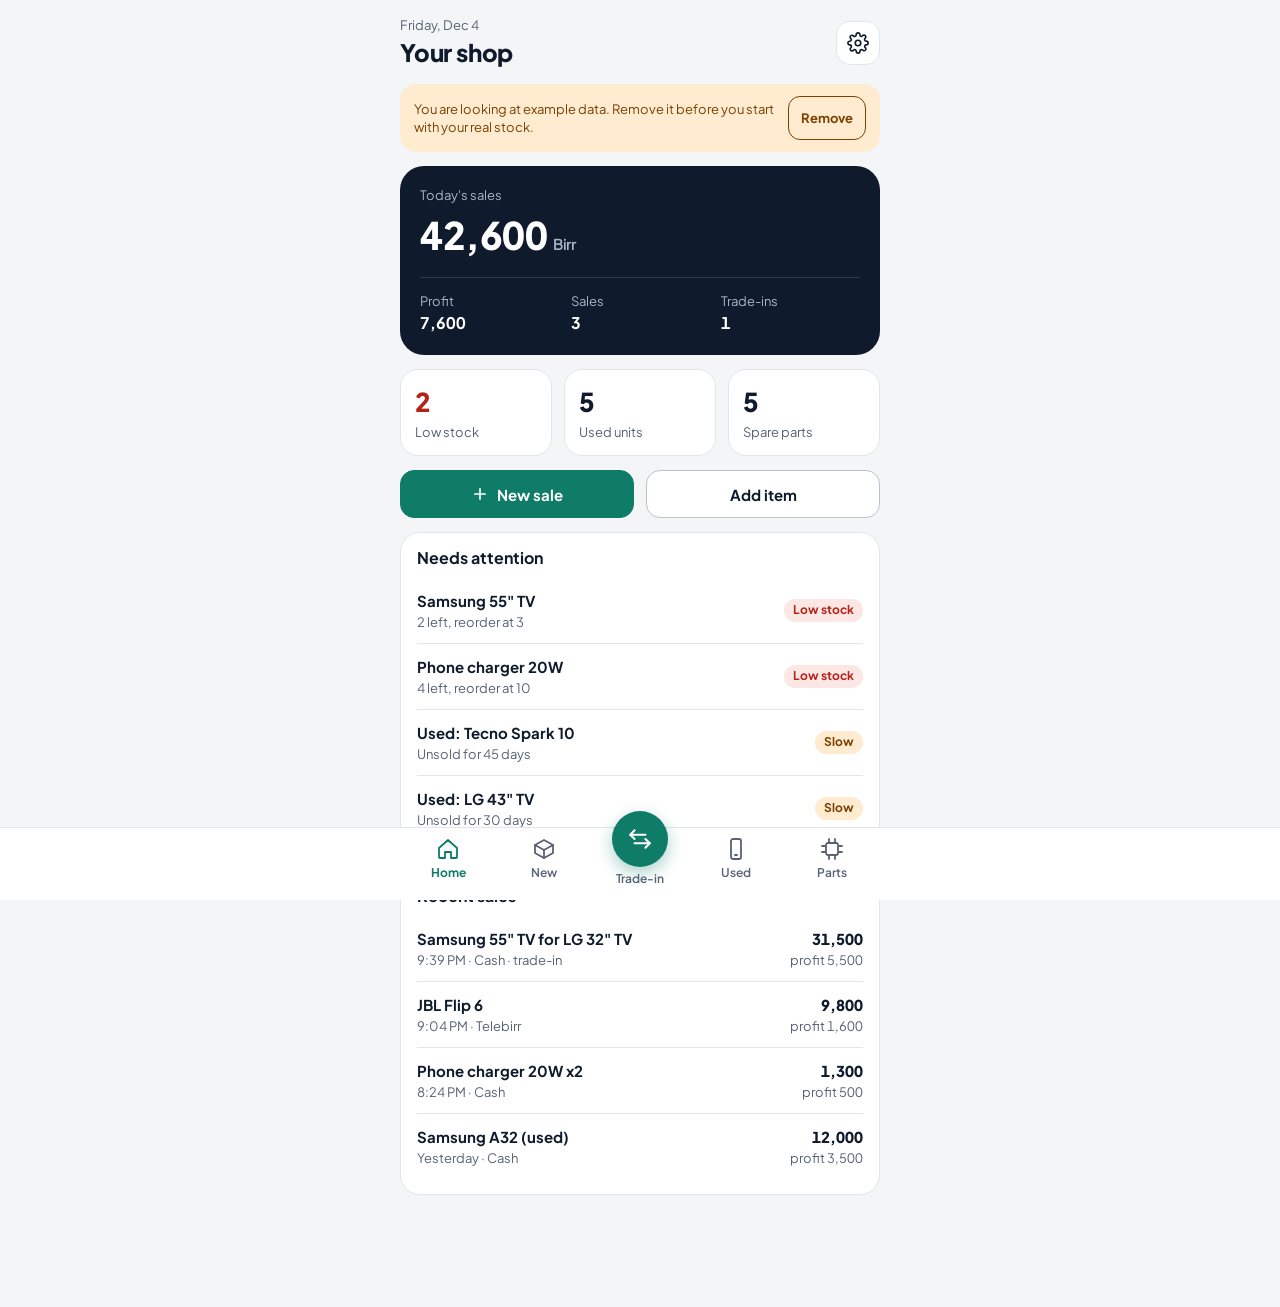
<file: index.html>
<!doctype html>
<html lang="en">
<head>
<meta charset="utf-8">
<meta name="viewport" content="width=device-width,initial-scale=1,viewport-fit=cover">
<meta name="theme-color" content="#F3F5F7" media="(prefers-color-scheme: light)">
<meta name="theme-color" content="#0B121C" media="(prefers-color-scheme: dark)">
<meta name="mobile-web-app-capable" content="yes">
<meta name="apple-mobile-web-app-capable" content="yes">
<meta name="apple-mobile-web-app-title" content="Shop Stock">
<link rel="manifest" href="manifest.webmanifest">
<link rel="icon" href="icon-192.png">
<link rel="apple-touch-icon" href="apple-touch-icon.png">
</head>
<body>
<title>Shop Stock</title>
<link rel="stylesheet" href="https://fonts.googleapis.com/css2?family=Plus+Jakarta+Sans:wght@400;500;600;700;800&family=Noto+Sans+Ethiopic:wght@400;600;700&display=swap">
<style>
/* Layout: one phone-width column, five tabs along the bottom, forms open as bottom sheets. */
:root{
  --font:'Plus Jakarta Sans','Noto Sans Ethiopic',system-ui,-apple-system,'Segoe UI',sans-serif;
  --bg:#F3F5F7; --surface:#FFFFFF; --ink:#0F1B2D; --muted:#566275; --line:#E1E6EC;
  --field-line:#B9C3CF; --accent:#0E7C66; --accent-ink:#FFFFFF; --accent-soft:#E2F3EE;
  --hero:#0F1B2D; --hero-ink:#FFFFFF; --hero-muted:#A9B6C6; --hero-line:#2B3A52;
  --bad:#B42318; --bad-bg:#FDE7E5; --warn:#7A4100; --warn-bg:#FFEBCF; --good:#0B6150; --good-bg:#E2F3EE;
  --seg:#E3E8EE; --scrim:rgba(15,27,45,.5);
  --gA-bg:#0B6150; --gA-fg:#FFFFFF; --gB-bg:#BFE6DA; --gB-fg:#0B3D33; --gC-bg:#FFE3A3; --gC-fg:#5C3B00;
  --gD-bg:#F4B58A; --gD-fg:#4A2000; --gE-bg:#D5DAE1; --gE-fg:#243044;
}
@media (prefers-color-scheme: dark){
  :root:not([data-theme="light"]){
    --bg:#0B121C; --surface:#131D2B; --ink:#EAF0F7; --muted:#9AA8BB; --line:#243247;
    --field-line:#3A4B63; --accent:#3CC5A3; --accent-ink:#04231B; --accent-soft:#12342C;
    --hero:#1B2A40; --hero-ink:#FFFFFF; --hero-muted:#A9B6C6; --hero-line:#2F4262;
    --bad:#FF9A90; --bad-bg:#3A1C1C; --warn:#FFC46B; --warn-bg:#3A2A10; --good:#7FD6C0; --good-bg:#12342C;
    --seg:#1B2738; --scrim:rgba(0,0,0,.65);
    --gA-bg:#3CC5A3; --gA-fg:#04231B; --gB-bg:#1F4A40; --gB-fg:#BFE6DA; --gC-bg:#4A3A12; --gC-fg:#FFE3A3;
    --gD-bg:#55301A; --gD-fg:#F4B58A; --gE-bg:#2A3547; --gE-fg:#C5CEDB;
    color-scheme:dark;
  }
}
:root[data-theme="dark"]{
  --bg:#0B121C; --surface:#131D2B; --ink:#EAF0F7; --muted:#9AA8BB; --line:#243247;
  --field-line:#3A4B63; --accent:#3CC5A3; --accent-ink:#04231B; --accent-soft:#12342C;
  --hero:#1B2A40; --hero-ink:#FFFFFF; --hero-muted:#A9B6C6; --hero-line:#2F4262;
  --bad:#FF9A90; --bad-bg:#3A1C1C; --warn:#FFC46B; --warn-bg:#3A2A10; --good:#7FD6C0; --good-bg:#12342C;
  --seg:#1B2738; --scrim:rgba(0,0,0,.65);
  --gA-bg:#3CC5A3; --gA-fg:#04231B; --gB-bg:#1F4A40; --gB-fg:#BFE6DA; --gC-bg:#4A3A12; --gC-fg:#FFE3A3;
  --gD-bg:#55301A; --gD-fg:#F4B58A; --gE-bg:#2A3547; --gE-fg:#C5CEDB;
  color-scheme:dark;
}
*{box-sizing:border-box}
body{margin:0;background:var(--bg);color:var(--ink);font-family:var(--font);font-size:15px;line-height:1.4;padding-inline:16px;padding-block:calc(16px + env(safe-area-inset-top,0px)) 112px;-webkit-text-size-adjust:100%}
#app{max-width:480px;margin-inline:auto;display:flex;flex-direction:column;gap:14px}
h1,h2,h3,p{margin:0}
button,input,select,textarea{font:inherit;color:inherit}
button{cursor:pointer}
:focus-visible{outline:3px solid var(--accent);outline-offset:2px}
small{font-size:13px;color:var(--muted)}
.num{font-variant-numeric:tabular-nums}
.top{display:flex;justify-content:space-between;align-items:center;gap:12px}
.top h1{font-size:24px;font-weight:800;letter-spacing:-.2px}
.sub{font-size:13px;color:var(--muted);margin-top:2px}
.iconbtn{flex:none;width:44px;height:44px;border-radius:14px;border:1px solid var(--line);background:var(--surface);display:flex;align-items:center;justify-content:center;padding:0}
.iconbtn.primary{background:var(--accent);border-color:var(--accent);color:var(--accent-ink)}
.card{background:var(--surface);border:1px solid var(--line);border-radius:20px;padding:14px 16px}
.card.flush{padding-block:4px}
.card h3{font-size:16px;font-weight:700;margin-bottom:8px}
.hero{background:var(--hero);color:var(--hero-ink);border-radius:24px;padding:20px;display:flex;flex-direction:column;gap:16px}
.hero .label{font-size:13px;color:var(--hero-muted)}
.hero .big{font-size:38px;font-weight:800;letter-spacing:-.5px;margin-top:4px}
.hero .big span{font-size:15px;font-weight:600;color:var(--hero-muted);margin-left:6px}
.hero .stats{display:grid;grid-template-columns:repeat(3,minmax(0,1fr));gap:12px;border-top:1px solid var(--hero-line);padding-top:14px}
.hero .stats b{display:block;font-size:16px;margin-top:2px}
.tiles{display:grid;grid-template-columns:repeat(3,minmax(0,1fr));gap:12px}
.tile{background:var(--surface);border:1px solid var(--line);border-radius:18px;padding:14px;text-align:left;display:block;width:100%}
.tile b{display:block;font-size:26px;font-weight:800}
.tile span{font-size:13px;color:var(--muted)}
.tiles2{display:grid;grid-template-columns:repeat(2,minmax(0,1fr));gap:12px}
.btn{min-height:48px;border-radius:14px;border:1px solid var(--field-line);background:var(--surface);color:var(--ink);font-weight:700;padding:0 16px;display:inline-flex;align-items:center;justify-content:center;gap:8px}
.btn.primary{background:var(--accent);border-color:var(--accent);color:var(--accent-ink)}
.btn.danger{color:var(--bad);border-color:var(--bad)}
.btn.armed{background:var(--bad);color:#fff;border-color:var(--bad)}
.btn[disabled]{opacity:.45;cursor:not-allowed}
.btn.wide{width:100%}
.btns{display:flex;gap:12px}
.btns>*{flex:1}
.chips{display:flex;gap:8px;overflow-x:auto;padding-bottom:2px;scrollbar-width:none}
.chips::-webkit-scrollbar{display:none}
.chip{flex:none;min-height:44px;min-width:44px;padding:0 16px;border-radius:999px;border:1px solid var(--field-line);background:var(--surface);font-weight:600;font-size:14px}
.chip[aria-pressed="true"]{background:var(--ink);color:var(--bg);border-color:var(--ink)}
.seg{display:flex;gap:4px;padding:4px;border-radius:16px;background:var(--seg)}
.seg button{flex:1;min-height:44px;border-radius:12px;border:none;background:transparent;font-weight:700;font-size:14px}
.seg button[aria-pressed="true"]{background:var(--ink);color:var(--bg)}
.search{display:flex;align-items:center;gap:10px;min-height:48px;border-radius:14px;border:1px solid var(--field-line);background:var(--surface);padding:0 14px;color:var(--muted)}
.search input{flex:1;min-width:0;border:none;background:transparent;outline:none;min-height:46px;color:var(--ink)}
.row{display:flex;align-items:center;gap:12px;width:100%;padding:12px 0;border:none;border-bottom:1px solid var(--line);background:transparent;text-align:left;min-height:64px}
.row:last-child{border-bottom:none}
.row .grow{flex:1;min-width:0;display:flex;flex-direction:column;gap:2px}
.row .grow b{font-weight:700;overflow-wrap:anywhere}
.row .end{text-align:right;display:flex;flex-direction:column;gap:2px;align-items:flex-end}
.row .end b{font-weight:800}
.tag{display:inline-block;font-size:12px;font-weight:700;padding:3px 9px;border-radius:999px;white-space:nowrap}
.tag.bad{background:var(--bad-bg);color:var(--bad)}
.tag.warn{background:var(--warn-bg);color:var(--warn)}
.tag.good{background:var(--good-bg);color:var(--good)}
.grade{flex:none;width:44px;height:44px;border-radius:14px;display:flex;align-items:center;justify-content:center;font-size:20px;font-weight:800}
.gA{background:var(--gA-bg);color:var(--gA-fg)}.gB{background:var(--gB-bg);color:var(--gB-fg)}.gC{background:var(--gC-bg);color:var(--gC-fg)}
.gD{background:var(--gD-bg);color:var(--gD-fg)}.gE{background:var(--gE-bg);color:var(--gE-fg)}
.stockn{font-size:22px;font-weight:800}
.banner{display:flex;align-items:center;gap:12px;background:var(--warn-bg);color:var(--warn);border-radius:16px;padding:12px 14px;font-size:13px}
.banner span{flex:1}
.banner button{flex:none;min-height:44px;padding:0 12px;border-radius:12px;border:1px solid currentColor;background:transparent;font-weight:700;color:inherit}
.okbox{background:var(--good-bg);color:var(--good);border-radius:16px;padding:12px 14px;font-size:14px;display:flex;gap:10px;align-items:flex-start}
.okbox span{flex:1}
.empty{padding:22px 8px;text-align:center;color:var(--muted);font-size:14px}
.field{display:flex;flex-direction:column;gap:6px;font-size:13px;font-weight:600;color:var(--muted)}
.field input,.field select,.field textarea{width:100%;min-height:48px;border-radius:14px;border:1px solid var(--field-line);background:var(--surface);padding:0 14px;font-size:16px;color:var(--ink)}
.field textarea{padding:12px 14px;min-height:96px;resize:vertical}
.field small{font-weight:500}
.form{display:flex;flex-direction:column;gap:12px}
.grid2{display:grid;grid-template-columns:repeat(2,minmax(0,1fr));gap:12px}
.facts{display:grid;grid-template-columns:repeat(2,minmax(0,1fr));gap:12px 16px}
.facts div small{display:block}
.facts div b{display:block;margin-top:2px;overflow-wrap:anywhere}
.sum{display:flex;flex-direction:column;gap:10px}
.sum .l{display:flex;justify-content:space-between;gap:12px;font-size:14px}
.sum .l span:first-child{color:var(--muted)}
.sum .total{border-top:1px solid var(--line);padding-top:12px;display:flex;justify-content:space-between;align-items:baseline;gap:12px}
.sum .total b{font-size:28px;font-weight:800;color:var(--accent)}
.sum .total b.out{color:var(--warn)}
.steps{display:flex;flex-direction:column;gap:8px;font-size:13px;line-height:1.4}
.steps div{display:flex;gap:10px;align-items:flex-start}
.steps svg{flex:none;margin-top:1px;color:var(--good)}
.err{background:var(--bad-bg);color:var(--bad);border-radius:12px;padding:10px 12px;font-size:14px;font-weight:600}
.scrim{position:fixed;inset:0;background:var(--scrim);display:flex;align-items:flex-end;justify-content:center;z-index:30}
.panel{width:100%;max-width:480px;max-height:92%;overflow-y:auto;background:var(--surface);color:var(--ink);border-radius:24px 24px 0 0;padding:16px 16px calc(24px + env(safe-area-inset-bottom,0px));display:flex;flex-direction:column;gap:14px;outline:none}
.panel .head{display:flex;justify-content:space-between;align-items:flex-start;gap:12px}
.panel h2{font-size:20px;font-weight:800;overflow-wrap:anywhere}
.divider{border:none;border-top:1px solid var(--line);margin:2px 0;width:100%}
.nav{position:fixed;left:0;right:0;bottom:0;background:var(--surface);border-top:1px solid var(--line);z-index:20;padding:8px 8px calc(8px + env(safe-area-inset-bottom,0px))}
.nav .in{max-width:480px;margin-inline:auto;display:flex;justify-content:space-around;align-items:flex-start}
.nav button{width:64px;min-height:56px;border:none;background:transparent;display:flex;flex-direction:column;align-items:center;gap:4px;font-size:12px;font-weight:600;color:var(--muted)}
.nav button[aria-current="page"]{color:var(--accent);font-weight:700}
.nav .mid{margin-top:-26px}
.nav .mid .disc{width:56px;height:56px;border-radius:50%;background:var(--accent);color:var(--accent-ink);display:flex;align-items:center;justify-content:center;box-shadow:0 6px 16px rgba(14,124,102,.35)}
.toast{position:fixed;left:50%;transform:translateX(-50%);bottom:calc(100px + env(safe-area-inset-bottom,0px));background:var(--ink);color:var(--bg);padding:12px 18px;border-radius:14px;font-size:14px;font-weight:600;z-index:40;max-width:calc(100% - 32px);text-align:center}
@media (prefers-reduced-motion: no-preference){.panel{animation:rise .18s ease-out}@keyframes rise{from{transform:translateY(24px);opacity:.6}to{transform:none;opacity:1}}}

</style>

<div id="app"></div>
<div id="sheetRoot"></div>
<nav class="nav" aria-label="Main"><div class="in" id="navIn"></div></nav>
<div id="toast" class="toast" role="status" aria-live="polite" hidden></div>

<script>
(function(){
'use strict';
var KEY='shop-stock.v1', DAY=86400000;
var CATS=['Phones','TVs','Computers','Audio','Accessories','Appliances','Networking','Gaming','Wearables','Cameras','Power'];
var PART_TYPES=['Motherboard','Screen','Battery','Speaker','Camera','Charging port','Back cover','Flex cable','Buttons','Power board','T-con board','Backlight strip','Remote','Other'];
var GRADES={A:'Like new',B:'Good, minor wear',C:'Works, visible wear',D:'Faulty, repairable',E:'Parts only'};
var METHODS=['Cash','Telebirr','Bank'];
var storageOK=true;

/* ---------- helpers ---------- */
var uid=function(){return Math.random().toString(36).slice(2,10);};
var esc=function(s){return String(s==null?'':s).replace(/[&<>"']/g,function(c){return {'&':'&amp;','<':'&lt;','>':'&gt;','"':'&quot;',"'":'&#39;'}[c];});};
var fmt=function(n){return Math.round(Number(n)||0).toLocaleString('en-US');};
var num=function(v){var n=parseFloat(String(v==null?'':v).replace(/,/g,''));return isFinite(n)&&n>0?n:0;};
var daysSince=function(ts){return Math.floor((Date.now()-ts)/DAY);};
var isToday=function(ts){return new Date(ts).toDateString()===new Date().toDateString();};
var $=function(s){return document.querySelector(s);};
var ic=function(d,s,w){s=s||24;w=w||1.8;return '<svg width="'+s+'" height="'+s+'" viewBox="0 0 24 24" fill="none" stroke="currentColor" stroke-width="'+w+'" stroke-linecap="round" stroke-linejoin="round" aria-hidden="true">'+d+'</svg>';};
var I={
  home:'<path d="M3 11l9-8 9 8v9a1 1 0 0 1-1 1h-5v-6H9v6H4a1 1 0 0 1-1-1z"/>',
  box:'<path d="M21 8l-9-5-9 5v8l9 5 9-5z"/><path d="M3 8l9 5 9-5"/><path d="M12 13v8"/>',
  swap:'<path d="M7 4L3 8l4 4"/><path d="M3 8h14"/><path d="M17 20l4-4-4-4"/><path d="M21 16H7"/>',
  phone:'<rect x="7" y="2" width="10" height="20" rx="2"/><path d="M11 18h2"/>',
  chip:'<rect x="6" y="6" width="12" height="12" rx="2"/><path d="M9 2v3M15 2v3M9 19v3M15 19v3M2 9h3M2 15h3M19 9h3M19 15h3"/>',
  plus:'<path d="M12 5v14M5 12h14"/>',
  gear:'<circle cx="12" cy="12" r="3"/><path d="M19.4 15a1.7 1.7 0 0 0 .3 1.8l.1.1a2 2 0 1 1-2.8 2.8l-.1-.1a1.7 1.7 0 0 0-1.8-.3 1.7 1.7 0 0 0-1 1.5V21a2 2 0 1 1-4 0v-.1a1.7 1.7 0 0 0-1.1-1.5 1.7 1.7 0 0 0-1.8.3l-.1.1a2 2 0 1 1-2.8-2.8l.1-.1a1.7 1.7 0 0 0 .3-1.8 1.7 1.7 0 0 0-1.5-1H3a2 2 0 1 1 0-4h.1a1.7 1.7 0 0 0 1.5-1.1 1.7 1.7 0 0 0-.3-1.8l-.1-.1a2 2 0 1 1 2.8-2.8l.1.1a1.7 1.7 0 0 0 1.8.3H9a1.7 1.7 0 0 0 1-1.5V3a2 2 0 1 1 4 0v.1a1.7 1.7 0 0 0 1 1.5 1.7 1.7 0 0 0 1.8-.3l.1-.1a2 2 0 1 1 2.8 2.8l-.1.1a1.7 1.7 0 0 0-.3 1.8V9a1.7 1.7 0 0 0 1.5 1H21a2 2 0 1 1 0 4h-.1a1.7 1.7 0 0 0-1.5 1z"/>',
  x:'<path d="M6 6l12 12M18 6L6 18"/>',
  search:'<circle cx="11" cy="11" r="7"/><path d="M21 21l-4.3-4.3"/>',
  check:'<path d="M5 13l4 4L19 7"/>'
};

/* ---------- data ---------- */
function emptyDb(){return {v:1,shop:'',demo:false,items:[],used:[],parts:[],sales:[]};}
function seed(){
  var t=Date.now(), ago=function(d){return t-d*DAY;}, mins=function(m){return t-m*60000;};
  var sn=function(n,off){var a=[];for(var i=0;i<n;i++)a.push('35693803'+String(5643800+off+i*173));return a;};
  var mark=function(a){return a.map(function(x){x.demo=true;return x;});};
  return {v:1,shop:'',demo:true,
    items:mark([
      {id:'i1',name:'Samsung 55" TV',cat:'TVs',track:'serial',price:31500,cost:26000,reorder:3,serials:['TV55-7781','TV55-7782'],qty:0},
      {id:'i2',name:'iPhone 15 128GB',cat:'Phones',track:'serial',price:78000,cost:70500,reorder:2,serials:sn(6,0),qty:0},
      {id:'i3',name:'Phone charger 20W',cat:'Accessories',track:'qty',price:650,cost:400,reorder:10,serials:[],qty:4},
      {id:'i4',name:'JBL Flip 6',cat:'Audio',track:'serial',price:9800,cost:8200,reorder:2,serials:sn(3,900),qty:0},
      {id:'i5',name:'HDMI cable 2m',cat:'Accessories',track:'qty',price:250,cost:120,reorder:10,serials:[],qty:38}
    ]),
    used:mark([
      {id:'u1',name:'iPhone 13 128GB',imei:'356938035211204',grade:'A',buy:38000,ask:46000,notes:'Battery health 91%',status:'stock',ts:ago(12),source:'trade-in'},
      {id:'u2',name:'Samsung A54',imei:'356938035300937',grade:'B',buy:14000,ask:18500,notes:'Small scratch on screen',status:'stock',ts:ago(21),source:'trade-in'},
      {id:'u3',name:'Tecno Spark 10',imei:'356938035115560',grade:'C',buy:4500,ask:6500,notes:'Back cover cracked',status:'stock',ts:ago(45),source:'purchase'},
      {id:'u4',name:'LG 43" TV',imei:'',grade:'D',buy:5000,ask:9000,notes:'Panel fault, lines on the left',status:'stock',ts:ago(30),source:'purchase'},
      {id:'u5',name:'Redmi 9',imei:'356938035402217',grade:'E',buy:1200,ask:0,notes:'Dead, keep for parts',status:'stock',ts:ago(60),source:'purchase'},
      {id:'u6',name:'Infinix Hot 11',imei:'356938035998811',grade:'E',buy:3000,ask:0,notes:'Taken apart',status:'parts',ts:ago(9),partedAt:ago(3),source:'purchase'}
    ]),
    parts:mark([
      {id:'p1',name:'Motherboard',state:'tested',cost:1400,from:'Infinix Hot 11',fromId:'u6',status:'stock',ts:ago(3)},
      {id:'p2',name:'Screen',state:'tested',cost:1000,from:'Infinix Hot 11',fromId:'u6',status:'stock',ts:ago(3)},
      {id:'p3',name:'Speaker',state:'untested',cost:200,from:'Infinix Hot 11',fromId:'u6',status:'stock',ts:ago(3)},
      {id:'p4',name:'Battery',state:'faulty',cost:400,from:'Infinix Hot 11',fromId:'u6',status:'stock',ts:ago(3)},
      {id:'p5',name:'Power board',state:'tested',cost:900,from:'Bought directly',fromId:'',status:'stock',ts:ago(14)}
    ]),
    sales:mark([
      {id:'s1',ts:mins(95),kind:'new',title:'Phone charger 20W x2',price:1300,cash:1300,profit:500,method:'Cash'},
      {id:'s2',ts:mins(55),kind:'new',title:'JBL Flip 6',price:9800,cash:9800,profit:1600,method:'Telebirr'},
      {id:'s3',ts:mins(20),kind:'trade',title:'Samsung 55" TV for LG 32" TV',price:31500,cash:27500,value:4000,profit:5500,method:'Cash'},
      {id:'s4',ts:ago(1),kind:'used',title:'Samsung A32 (used)',price:12000,cash:12000,profit:3500,method:'Cash'}
    ])
  };
}
function load(){
  try{var s=localStorage.getItem(KEY);if(s){var o=JSON.parse(s);if(o&&Array.isArray(o.items)&&Array.isArray(o.used)&&Array.isArray(o.parts)&&Array.isArray(o.sales))return o;}}catch(e){storageOK=false;}
  return null;
}
function save(){try{localStorage.setItem(KEY,JSON.stringify(db));}catch(e){storageOK=false;}}
var db=load()||seed();
function freshTrade(m){return {customer:'',name:'',imei:'',grade:'B',value:'',ask:'',itemId:'',serial:'',price:'',method:m||'Cash'};}
var state={tab:'home',q:'',newCat:'All',usedGrade:'All',usedStatus:'stock',partCat:'All',partStatus:'stock',sheet:null,fresh:false,armed:null,trade:freshTrade(),tradeDone:null,apart:null};

var find=function(arr,id){for(var i=0;i<arr.length;i++)if(arr[i].id===id)return arr[i];return null;};
var stock=function(i){return i.track==='serial'?i.serials.length:i.qty;};
var tag=function(t,k){return '<span class="tag '+k+'">'+esc(t)+'</span>';};
var cap=function(s){return s.charAt(0).toUpperCase()+s.slice(1);};
function serialInUse(s){
  s=s.toLowerCase();
  return db.items.some(function(i){return i.serials.some(function(x){return x.toLowerCase()===s;});})||
         db.used.some(function(u){return u.status==='stock'&&u.imei&&u.imei.toLowerCase()===s;});
}
function whenLabel(ts){var d=daysSince(ts);if(isToday(ts))return new Date(ts).toLocaleTimeString([], {hour:'numeric',minute:'2-digit'});return d<=1?'Yesterday':d+' days ago';}
function toast(msg){var t=$('#toast');t.textContent=msg;t.hidden=false;clearTimeout(toast.h);toast.h=setTimeout(function(){t.hidden=true;},2600);}

/* ---------- views ---------- */
function topbar(title,sub,right){return '<header class="top"><div><h1>'+title+'</h1>'+(sub?'<p class="sub">'+sub+'</p>':'')+'</div>'+(right||'')+'</header>';}
function addBtn(action,label){return '<button class="iconbtn primary" data-a="'+action+'" aria-label="'+label+'">'+ic(I.plus,22,2.2)+'</button>';}
function chipsRow(opts,cur,action){return '<div class="chips" role="group">'+opts.map(function(o){return '<button class="chip" data-a="'+action+'" data-v="'+esc(o.v)+'" aria-pressed="'+(cur===o.v)+'">'+esc(o.t)+'</button>';}).join('')+'</div>';}

function viewHome(){
  var todays=db.sales.filter(function(s){return isToday(s.ts);});
  var sum=function(k){return todays.reduce(function(a,s){return a+(s[k]||0);},0);};
  var trades=todays.filter(function(s){return s.kind==='trade';}).length;
  var low=db.items.filter(function(i){return stock(i)<=i.reorder;});
  var usedIn=db.used.filter(function(u){return u.status==='stock';});
  var partsIn=db.parts.filter(function(p){return p.status==='stock';});
  var slow=usedIn.filter(function(u){return daysSince(u.ts)>=30&&u.grade!=='E';});
  var att=[];
  low.forEach(function(i){att.push('<button class="row" data-a="item" data-id="'+i.id+'"><span class="grow"><b>'+esc(i.name)+'</b><small>'+stock(i)+' left, reorder at '+i.reorder+'</small></span>'+tag(stock(i)===0?'Out of stock':'Low stock','bad')+'</button>');});
  slow.forEach(function(u){att.push('<button class="row" data-a="used" data-id="'+u.id+'"><span class="grow"><b>Used: '+esc(u.name)+'</b><small>Unsold for '+daysSince(u.ts)+' days</small></span>'+tag('Slow','warn')+'</button>');});
  var recent=db.sales.slice().sort(function(a,b){return b.ts-a.ts;}).slice(0,5);
  var today=new Date().toLocaleDateString('en-US',{weekday:'long',month:'short',day:'numeric'});
  return '<header class="top"><div><p class="sub" style="margin:0 0 2px">'+esc(today)+'</p><h1>'+esc(db.shop||'Your shop')+'</h1></div><button class="iconbtn" data-a="settings" aria-label="Settings and backup">'+ic(I.gear,22)+'</button></header>'+
  (db.demo?'<div class="banner"><span>You are looking at example data. Remove it before you start with your real stock.</span><button data-a="clearDemo">Remove</button></div>':'')+
  (!storageOK?'<div class="banner"><span>This browser is not saving data. Your changes will be lost when you close the page.</span></div>':'')+
  '<section class="hero"><div><div class="label">Today\'s sales</div><div class="big num">'+fmt(sum('price'))+'<span>Birr</span></div></div>'+
  '<div class="stats"><div><div class="label">Profit</div><b class="num">'+fmt(sum('profit'))+'</b></div><div><div class="label">Sales</div><b class="num">'+todays.length+'</b></div><div><div class="label">Trade-ins</div><b class="num">'+trades+'</b></div></div></section>'+
  '<section class="tiles"><button class="tile" data-a="goLow"><b class="num" style="color:'+(low.length?'var(--bad)':'var(--ink)')+'">'+low.length+'</b><span>Low stock</span></button>'+
  '<button class="tile" data-a="tab" data-v="used"><b class="num">'+usedIn.length+'</b><span>Used units</span></button>'+
  '<button class="tile" data-a="tab" data-v="parts"><b class="num">'+partsIn.length+'</b><span>Spare parts</span></button></section>'+
  '<div class="btns"><button class="btn primary" data-a="goSell">'+ic(I.plus,18,2.2)+'New sale</button><button class="btn" data-a="itemNew">Add item</button></div>'+
  '<section class="card"><h3>Needs attention</h3>'+(att.length?'<div style="margin-inline:-0px">'+att.slice(0,6).join('')+'</div>':'<p class="empty" style="padding-block:10px">Nothing needs attention right now.</p>')+'</section>'+
  '<section class="card"><h3>Recent sales</h3>'+(recent.length?recent.map(function(s){return '<div class="row" style="min-height:56px"><span class="grow"><b>'+esc(s.title)+'</b><small>'+esc(whenLabel(s.ts))+' · '+esc(s.method||'')+(s.kind==='trade'?' · trade-in':'')+'</small></span><span class="end"><b class="num">'+fmt(s.price)+'</b><small class="num">profit '+fmt(s.profit)+'</small></span></div>';}).join(''):'<p class="empty" style="padding-block:10px">No sales yet. Record your first sale from the New tab.</p>')+'</section>';
}

function newList(){
  var q=state.q.trim().toLowerCase();
  var list=db.items.filter(function(i){
    if(state.newCat==='Low'&&stock(i)>i.reorder)return false;
    if(state.newCat!=='All'&&state.newCat!=='Low'&&i.cat!==state.newCat)return false;
    if(q&&(i.name+' '+i.cat+' '+i.serials.join(' ')).toLowerCase().indexOf(q)<0)return false;
    return true;
  });
  if(!list.length)return '<p class="empty">'+(db.items.length?'No items match. Try a different search or filter.':'No items yet. Tap + to add your first item.')+'</p>';
  return list.map(function(i){
    var s=stock(i),isLow=s<=i.reorder;
    return '<button class="row" data-a="item" data-id="'+i.id+'"><span class="grow"><b>'+esc(i.name)+'</b><small>'+esc(i.cat)+', '+(i.track==='serial'?'tracked by IMEI or serial':'counted by quantity')+'</small><span class="num" style="font-weight:600;font-size:14px;margin-top:4px">'+fmt(i.price)+' Birr</span></span><span class="end"><span class="stockn num" style="color:'+(isLow?'var(--bad)':'var(--ink)')+'">'+s+'</span>'+tag(s===0?'Out':isLow?'Low':'OK',isLow?'bad':'good')+'</span></button>';
  }).join('');
}
function viewNew(){
  var cats=[];db.items.forEach(function(i){if(cats.indexOf(i.cat)<0)cats.push(i.cat);});
  var lowN=db.items.filter(function(i){return stock(i)<=i.reorder;}).length;
  var opts=[{v:'All',t:'All'},{v:'Low',t:'Low stock ('+lowN+')'}].concat(cats.map(function(c){return {v:c,t:c};}));
  return topbar('New items',db.items.length+' products, '+lowN+' low on stock',addBtn('itemNew','Add item'))+
  '<label class="search">'+ic(I.search,20)+'<input id="q" type="search" placeholder="Search name or IMEI" aria-label="Search items" value="'+esc(state.q)+'" data-live="newList"></label>'+
  chipsRow(opts,state.newCat,'setNewCat')+
  '<section class="card flush" id="newList">'+newList()+'</section>';
}

function usedRow(u){
  var d=daysSince(u.ts);
  var right=u.status==='sold'?'<b class="num">'+fmt(u.soldPrice)+'</b><small>Sold</small>':u.status==='parts'?'<b>Parts</b><small>Taken apart</small>':'<b class="num">'+(u.ask?fmt(u.ask):'Parts')+'</b><small class="num">Bought '+fmt(u.buy)+'</small>';
  return '<button class="row" data-a="used" data-id="'+u.id+'"><span class="grade g'+u.grade+'">'+u.grade+'</span><span class="grow"><b>'+esc(u.name)+'</b><small>'+(u.imei?'IMEI …'+esc(u.imei.slice(-4)):'No IMEI')+', '+(d===0?'today':d+' days')+'</small></span><span class="end">'+right+'</span></button>';
}
function viewUsed(){
  var inStock=db.used.filter(function(u){return u.status==='stock';});
  var tied=inStock.reduce(function(a,u){return a+u.buy;},0);
  var slowN=inStock.filter(function(u){return daysSince(u.ts)>=30;}).length;
  var list=db.used.filter(function(u){return u.status===state.usedStatus&&(state.usedGrade==='All'||u.grade===state.usedGrade);}).sort(function(a,b){return b.ts-a.ts;});
  var gradeOpts=[{v:'All',t:'All'}].concat(Object.keys(GRADES).map(function(g){return {v:g,t:g};}));
  return topbar('Used devices',inStock.length+' units in stock, graded A to E',addBtn('usedNew','Add used device'))+
  '<section class="tiles2"><div class="tile"><span>Money tied up</span><b class="num" style="font-size:20px;margin-top:4px">'+fmt(tied)+'</b></div><div class="tile"><span>Unsold 30+ days</span><b class="num" style="font-size:20px;margin-top:4px;color:'+(slowN?'var(--warn)':'var(--ink)')+'">'+slowN+' units</b></div></section>'+
  '<div class="seg" role="group"><button data-a="setUsedStatus" data-v="stock" aria-pressed="'+(state.usedStatus==='stock')+'">In stock</button><button data-a="setUsedStatus" data-v="sold" aria-pressed="'+(state.usedStatus==='sold')+'">Sold</button><button data-a="setUsedStatus" data-v="parts" aria-pressed="'+(state.usedStatus==='parts')+'">Taken apart</button></div>'+
  chipsRow(gradeOpts,state.usedGrade,'setUsedGrade')+
  '<section class="card flush">'+(list.length?list.map(usedRow).join(''):'<p class="empty">Nothing here yet.</p>')+'</section>';
}

function partRow(p){
  var k=p.state==='tested'?'good':p.state==='faulty'?'bad':'warn';
  return '<button class="row" data-a="part" data-id="'+p.id+'"><span class="grow"><b>'+esc(p.name)+'</b><small>From '+esc(p.from||'unknown')+'</small></span><span class="end"><b class="num">'+fmt(p.cost)+'</b>'+tag(cap(p.state),k)+'</span></button>';
}
function viewParts(){
  var inStock=db.parts.filter(function(p){return p.status==='stock';});
  var cats=[];db.parts.forEach(function(p){if(cats.indexOf(p.name)<0)cats.push(p.name);});
  var list=db.parts.filter(function(p){return p.status===state.partStatus&&(state.partCat==='All'||p.name===state.partCat);}).sort(function(a,b){return b.ts-a.ts;});
  return topbar('Spare parts',inStock.length+' parts in stock',addBtn('partNew','Add part'))+
  '<section class="hero" style="gap:10px"><div><div style="font-size:16px;font-weight:700">Take a device apart</div><div class="label" style="margin-top:4px;line-height:1.4">Pick a used device, list the parts you got, and the app splits its buy-in cost across them.</div></div><button class="btn wide" data-a="apartOpen">Start</button></section>'+
  '<div class="seg" role="group"><button data-a="setPartStatus" data-v="stock" aria-pressed="'+(state.partStatus==='stock')+'">In stock</button><button data-a="setPartStatus" data-v="used" aria-pressed="'+(state.partStatus==='used')+'">Used in repairs</button></div>'+
  chipsRow([{v:'All',t:'All'}].concat(cats.map(function(c){return {v:c,t:c};})),state.partCat,'setPartCat')+
  '<section class="card flush">'+(list.length?list.map(partRow).join(''):'<p class="empty">No parts here yet.</p>')+'</section>';
}

/* trade-in */
function tradeCalc(){
  var t=state.trade,it=find(db.items,t.itemId),price=num(t.price),value=num(t.value),miss=[];
  if(!t.name.trim())miss.push('the customer\'s device');
  if(!it)miss.push('the new device');
  else if(it.track==='serial'&&!t.serial)miss.push('which unit they take');
  if(!value)miss.push('the trade-in value');
  if(!price&&it)miss.push('the selling price');
  return {it:it,price:price,value:value,diff:price-value,miss:miss};
}
function tradeSummary(){
  var c=tradeCalc(),t=state.trade,out=c.diff<0;
  return '<div class="sum"><div class="l"><span>New device</span><span class="num">'+fmt(c.price)+'</span></div><div class="l"><span>Trade-in value</span><span class="num">- '+fmt(c.value)+'</span></div>'+
  '<div class="total"><span style="font-weight:700">'+(out?'You pay the customer':'Customer pays')+'</span><b class="num'+(out?' out':'')+'">'+fmt(Math.abs(c.diff))+' <small style="font-size:14px;font-weight:600">Birr</small></b></div></div>'+
  '<div class="steps" style="margin-top:12px"><small style="font-weight:700;color:var(--ink)">When you confirm, the app will:</small>'+
  '<div>'+ic(I.check,18,2.4)+'<span>Remove '+esc(c.it?c.it.name:'the new device')+' from new stock</span></div>'+
  '<div>'+ic(I.check,18,2.4)+'<span>Add '+esc(t.name.trim()||'the old device')+' to used stock at a cost of '+fmt(c.value)+'</span></div>'+
  '<div>'+ic(I.check,18,2.4)+'<span>Record '+fmt(Math.abs(c.diff))+' Birr '+(out?'paid out':'received')+' by '+esc(t.method.toLowerCase())+'</span></div></div>'+
  (c.miss.length?'<p class="sub" style="margin-top:10px">Still needed: '+esc(c.miss.join(', '))+'.</p>':'');
}
function viewTrade(){
  var t=state.trade,c=tradeCalc();
  var avail=db.items.filter(function(i){return stock(i)>0;});
  var itemOpts='<option value="">Choose a new device</option>'+avail.map(function(i){return '<option value="'+i.id+'"'+(i.id===t.itemId?' selected':'')+'>'+esc(i.name)+' ('+stock(i)+' left)</option>';}).join('');
  var serialField='';
  if(c.it&&c.it.track==='serial'){
    serialField='<label class="field" for="t_serial">Which unit<select id="t_serial" data-bind="trade.serial"><option value="">Choose IMEI or serial</option>'+c.it.serials.map(function(s){return '<option'+(s===t.serial?' selected':'')+'>'+esc(s)+'</option>';}).join('')+'</select></label>';
  }
  return topbar('Trade-in','Old device in, new device out')+
  (state.tradeDone?'<div class="okbox">'+ic(I.check,20,2.4)+'<span>'+esc(state.tradeDone)+'</span></div>':'')+
  '<section class="card form"><h3 style="margin:0">Customer brings</h3>'+
  '<label class="field" for="t_name">Device<input id="t_name" data-bind="trade.name" data-live="trade" value="'+esc(t.name)+'" placeholder="For example Samsung A54" autocomplete="off"></label>'+
  '<label class="field" for="t_imei">IMEI or serial<input id="t_imei" data-bind="trade.imei" value="'+esc(t.imei)+'" inputmode="numeric" autocomplete="off"></label>'+
  '<div><div class="field" style="margin-bottom:6px">Condition</div><div class="chips" role="group" aria-label="Condition grade">'+Object.keys(GRADES).map(function(g){return '<button class="chip" data-a="tradeGrade" data-v="'+g+'" aria-pressed="'+(t.grade===g)+'">'+g+'</button>';}).join('')+'</div><small>'+esc(t.grade)+': '+esc(GRADES[t.grade])+'</small></div>'+
  '<div class="grid2"><label class="field" for="t_value">Agreed value (Birr)<input id="t_value" data-bind="trade.value" data-live="trade" value="'+esc(t.value)+'" inputmode="numeric" autocomplete="off"></label>'+
  '<label class="field" for="t_ask">Resale price<input id="t_ask" data-bind="trade.ask" value="'+esc(t.ask)+'" inputmode="numeric" autocomplete="off"></label></div>'+
  '<label class="field" for="t_cust">Customer name or phone (optional)<input id="t_cust" data-bind="trade.customer" value="'+esc(t.customer)+'" autocomplete="off"></label></section>'+
  '<section class="card form"><h3 style="margin:0">Customer takes</h3>'+
  '<label class="field" for="t_item">New device<select id="t_item" data-bind="trade.itemId">'+itemOpts+'</select></label>'+serialField+
  '<label class="field" for="t_price">Selling price (Birr)<input id="t_price" data-bind="trade.price" data-live="trade" value="'+esc(t.price)+'" inputmode="numeric" autocomplete="off"></label></section>'+
  '<section class="card"><div id="tradeSummary">'+tradeSummary()+'</div></section>'+
  '<div><div class="field" style="margin-bottom:6px">Paid by</div><div class="seg" role="group">'+METHODS.map(function(m){return '<button data-a="tradeMethod" data-v="'+m+'" aria-pressed="'+(t.method===m)+'">'+m+'</button>';}).join('')+'</div></div>'+
  '<button class="btn primary wide" id="tradeGo" data-a="tradeGo"'+(c.miss.length?' disabled':'')+'>Confirm trade-in</button>';
}

function render(){
  var v=state.tab==='home'?viewHome():state.tab==='new'?viewNew():state.tab==='trade'?viewTrade():state.tab==='used'?viewUsed():viewParts();
  $('#app').innerHTML=v;
  renderNav();renderSheet();
}
function renderNav(){
  var tabs=[['home','Home','home'],['new','New','box'],['trade','Trade-in','swap'],['used','Used','phone'],['parts','Parts','chip']];
  $('#navIn').innerHTML=tabs.map(function(t){
    var cur=state.tab===t[0]?' aria-current="page"':'';
    if(t[0]==='trade')return '<button class="mid" data-a="tab" data-v="trade"'+cur+'><span class="disc">'+ic(I[t[2]],26,1.9)+'</span>'+t[1]+'</button>';
    return '<button data-a="tab" data-v="'+t[0]+'"'+cur+'>'+ic(I[t[2]],24)+t[1]+'</button>';
  }).join('');
}

/* ---------- sheets ---------- */
function sheetHead(title,sub){return '<div class="head"><div><h2>'+esc(title)+'</h2>'+(sub?'<p class="sub">'+esc(sub)+'</p>':'')+'</div><button class="iconbtn" data-a="close" aria-label="Close">'+ic(I.x,20,2)+'</button></div>';}
function methodSelect(id){return '<label class="field" for="'+id+'">Paid by<select id="'+id+'">'+METHODS.map(function(m){return '<option>'+m+'</option>';}).join('')+'</select></label>';}
function errBox(){return '<p class="err" id="sheetErr" role="alert" hidden></p>';}
function formErr(msg){var e=$('#sheetErr');if(e){e.textContent=msg;e.hidden=false;e.scrollIntoView({block:'nearest'});}}
function catList(){var all=CATS.slice();db.items.forEach(function(i){if(all.indexOf(i.cat)<0)all.push(i.cat);});return '<datalist id="catlist">'+all.map(function(c){return '<option value="'+esc(c)+'">';}).join('')+'</datalist>';}
function partList(){return '<datalist id="partlist">'+PART_TYPES.map(function(c){return '<option value="'+esc(c)+'">';}).join('')+'</datalist>';}

function sheetItem(i){
  var s=stock(i),margin=i.price?Math.round((i.price-i.cost)/i.price*100):0;
  var sell=s===0?'<p class="empty" style="padding:8px">Out of stock. Add stock below.</p>':
    '<form class="form" data-form="sell" data-id="'+i.id+'"><h3 style="margin:0">Sell</h3>'+
    (i.track==='serial'?'<label class="field" for="s_serial">Which unit<select id="s_serial">'+i.serials.map(function(x){return '<option>'+esc(x)+'</option>';}).join('')+'</select></label>':'<label class="field" for="s_qty">Quantity<input id="s_qty" inputmode="numeric" value="1" autocomplete="off"></label>')+
    '<div class="grid2"><label class="field" for="s_price">Price each (Birr)<input id="s_price" inputmode="numeric" value="'+i.price+'" autocomplete="off"></label>'+methodSelect('s_method')+'</div>'+errBox()+
    '<button class="btn primary wide" type="submit">Record sale</button></form>';
  var restock='<form class="form" data-form="restock" data-id="'+i.id+'"><h3 style="margin:0">Add stock</h3>'+
    (i.track==='serial'?'<label class="field" for="r_serials">IMEIs or serials<textarea id="r_serials" placeholder="One per line"></textarea><small>Each unit is tracked on its own.</small></label>':'<label class="field" for="r_qty">How many arrived<input id="r_qty" inputmode="numeric" autocomplete="off"></label>')+
    '<button class="btn wide" type="submit">Add to stock</button></form>';
  return sheetHead(i.name,i.cat+', '+(i.track==='serial'?'tracked by IMEI or serial':'counted by quantity'))+
  '<div class="facts"><div><small>In stock</small><b class="num">'+s+'</b></div><div><small>Reorder at</small><b class="num">'+i.reorder+'</b></div><div><small>Price</small><b class="num">'+fmt(i.price)+' Birr</b></div><div><small>Cost / margin</small><b class="num">'+fmt(i.cost)+' / '+margin+'%</b></div></div>'+
  '<hr class="divider">'+sell+'<hr class="divider">'+restock+'<hr class="divider">'+
  '<div class="btns"><button class="btn" data-a="itemEdit" data-id="'+i.id+'">Edit</button><button class="btn danger'+(state.armed==='delItem'+i.id?' armed':'')+'" data-a="itemDel" data-id="'+i.id+'">'+(state.armed==='delItem'+i.id?'Tap again to delete':'Delete')+'</button></div>';
}
function sheetItemForm(i){
  var e=!!i;i=i||{name:'',cat:'',track:'qty',price:'',cost:'',reorder:5,qty:'',serials:[]};
  return sheetHead(e?'Edit item':'Add item')+
  '<form class="form" data-form="itemSave" data-id="'+(e?i.id:'')+'">'+
  '<label class="field" for="f_name">Name<input id="f_name" value="'+esc(i.name)+'" autocomplete="off" placeholder="For example Samsung 55&quot; TV"></label>'+
  '<label class="field" for="f_cat">Category<input id="f_cat" list="catlist" value="'+esc(i.cat)+'" autocomplete="off" placeholder="Pick one or type your own"></label>'+catList()+
  '<label class="field" for="f_track">How do you track it?<select id="f_track" data-live="itemTrack"'+(e?' disabled':'')+'><option value="qty"'+(i.track==='qty'?' selected':'')+'>By quantity (cables, cases, chargers)</option><option value="serial"'+(i.track==='serial'?' selected':'')+'>By IMEI or serial (phones, TVs, laptops)</option></select></label>'+
  '<div class="grid2"><label class="field" for="f_price">Selling price<input id="f_price" inputmode="numeric" value="'+esc(i.price)+'" autocomplete="off"></label><label class="field" for="f_cost">Your cost<input id="f_cost" inputmode="numeric" value="'+esc(i.cost)+'" autocomplete="off"></label></div>'+
  '<label class="field" for="f_reorder">Warn me when stock is at or below<input id="f_reorder" inputmode="numeric" value="'+esc(i.reorder)+'" autocomplete="off"></label>'+
  (e?'':'<label class="field" id="w_qty" for="f_qty"'+(i.track==='serial'?' hidden':'')+'>Starting stock<input id="f_qty" inputmode="numeric" autocomplete="off"></label><label class="field" id="w_serials" for="f_serials" hidden>IMEIs or serials<textarea id="f_serials" placeholder="One per line"></textarea></label>')+
  errBox()+'<button class="btn primary wide" type="submit">'+(e?'Save changes':'Add item')+'</button></form>';
}

function sheetUsed(u){
  var d=daysSince(u.ts),facts='<div class="facts"><div><small>Condition</small><b>'+u.grade+', '+esc(GRADES[u.grade])+'</b></div><div><small>In stock</small><b>'+(d===0?'Today':d+' days')+'</b></div><div><small>Bought for</small><b class="num">'+fmt(u.buy)+' Birr</b></div><div><small>Asking</small><b class="num">'+(u.ask?fmt(u.ask)+' Birr':'Parts only')+'</b></div><div><small>IMEI or serial</small><b>'+esc(u.imei||'None')+'</b></div><div><small>Came from</small><b>'+(u.source==='trade-in'?'Trade-in':'Bought outright')+'</b></div></div>'+(u.notes?'<p class="sub">'+esc(u.notes)+'</p>':'');
  var body='';
  if(u.status==='stock'){
    body='<hr class="divider"><form class="form" data-form="usedSell" data-id="'+u.id+'"><h3 style="margin:0">Sell</h3><div class="grid2"><label class="field" for="us_price">Price (Birr)<input id="us_price" inputmode="numeric" value="'+(u.ask||'')+'" autocomplete="off"></label>'+methodSelect('us_method')+'</div>'+errBox()+'<button class="btn primary wide" type="submit">Record sale</button></form>'+
    '<button class="btn wide" data-a="apartFrom" data-id="'+u.id+'">Take it apart for parts</button>';
  }else if(u.status==='sold'){
    body='<hr class="divider"><div class="okbox"><span>Sold for '+fmt(u.soldPrice)+' Birr. Profit '+fmt(u.soldPrice-u.buy)+' Birr.</span></div>';
  }else{
    var ps=db.parts.filter(function(p){return p.fromId===u.id;});
    body='<hr class="divider"><h3 style="margin:0;font-size:16px">Parts from this device</h3>'+(ps.length?'<div>'+ps.map(partRow).join('')+'</div>':'<p class="sub">No parts recorded.</p>');
  }
  return sheetHead(u.name)+facts+body+'<hr class="divider"><div class="btns"><button class="btn" data-a="usedEdit" data-id="'+u.id+'">Edit</button><button class="btn danger'+(state.armed==='delUsed'+u.id?' armed':'')+'" data-a="usedDel" data-id="'+u.id+'">'+(state.armed==='delUsed'+u.id?'Tap again to delete':'Delete')+'</button></div>';
}
function sheetUsedForm(u){
  var e=!!u;u=u||{name:'',imei:'',grade:'B',buy:'',ask:'',notes:''};
  return sheetHead(e?'Edit used device':'Add used device',e?'':'Bought outright from a customer or supplier')+
  '<form class="form" data-form="usedSave" data-id="'+(e?u.id:'')+'">'+
  '<label class="field" for="g_name">Device<input id="g_name" value="'+esc(u.name)+'" autocomplete="off" placeholder="For example iPhone 13 128GB"></label>'+
  '<label class="field" for="g_imei">IMEI or serial<input id="g_imei" value="'+esc(u.imei)+'" inputmode="numeric" autocomplete="off"></label>'+
  '<label class="field" for="g_grade">Condition<select id="g_grade">'+Object.keys(GRADES).map(function(g){return '<option value="'+g+'"'+(u.grade===g?' selected':'')+'>'+g+': '+GRADES[g]+'</option>';}).join('')+'</select></label>'+
  '<div class="grid2"><label class="field" for="g_buy">Bought for<input id="g_buy" inputmode="numeric" value="'+esc(u.buy)+'" autocomplete="off"></label><label class="field" for="g_ask">Asking price<input id="g_ask" inputmode="numeric" value="'+esc(u.ask||'')+'" autocomplete="off"></label></div>'+
  '<label class="field" for="g_notes">What is wrong with it?<textarea id="g_notes" placeholder="Scratches, battery health, faults">'+esc(u.notes)+'</textarea></label>'+
  errBox()+'<button class="btn primary wide" type="submit">'+(e?'Save changes':'Add to used stock')+'</button></form>';
}

function sheetPart(p){
  var from=p.fromId?find(db.used,p.fromId):null;
  return sheetHead(p.name,'From '+(p.from||'unknown'))+
  '<div class="facts"><div><small>Cost share</small><b class="num">'+fmt(p.cost)+' Birr</b></div><div><small>Status</small><b>'+(p.status==='stock'?'In stock':'Used in a repair')+'</b></div></div>'+
  '<div><div class="field" style="margin-bottom:6px">Condition</div><div class="seg" role="group">'+['tested','untested','faulty'].map(function(s){return '<button data-a="partState" data-id="'+p.id+'" data-v="'+s+'" aria-pressed="'+(p.state===s)+'">'+cap(s)+'</button>';}).join('')+'</div></div>'+
  (p.status==='stock'?'<button class="btn primary wide" data-a="partUse" data-id="'+p.id+'">Mark as used in a repair</button>':'<button class="btn wide" data-a="partUse" data-id="'+p.id+'">Put back in stock</button>')+
  '<button class="btn danger wide'+(state.armed==='delPart'+p.id?' armed':'')+'" data-a="partDel" data-id="'+p.id+'">'+(state.armed==='delPart'+p.id?'Tap again to delete':'Delete part')+'</button>';
}
function sheetPartForm(){
  return sheetHead('Add part','Bought directly or pulled from a device')+
  '<form class="form" data-form="partSave"><label class="field" for="pp_name">Part<input id="pp_name" list="partlist" autocomplete="off" placeholder="For example Screen"></label>'+partList()+
  '<div class="grid2"><label class="field" for="pp_cost">Cost<input id="pp_cost" inputmode="numeric" autocomplete="off"></label><label class="field" for="pp_state">Condition<select id="pp_state"><option value="tested">Tested</option><option value="untested" selected>Untested</option><option value="faulty">Faulty</option></select></label></div>'+
  '<label class="field" for="pp_from">Where from<input id="pp_from" value="Bought directly" autocomplete="off"></label>'+errBox()+'<button class="btn primary wide" type="submit">Add part</button></form>';
}

function apartCosts(){
  var a=state.apart,dev=find(db.used,a.deviceId),rows=a.rows.filter(function(r){return r.name.trim();});
  var tot=rows.reduce(function(s,r){return s+(num(r.share)||1);},0),left=dev?dev.buy:0,out={};
  rows.forEach(function(r,idx){var c=idx===rows.length-1?left:Math.round((dev?dev.buy:0)*(num(r.share)||1)/tot);left-=c;out[r.key]=c;});
  return out;
}
function sheetApart(){
  var a=state.apart,devs=db.used.filter(function(u){return u.status==='stock';});
  if(!devs.length)return sheetHead('Take a device apart')+'<p class="empty">You have no used devices in stock. Add one first.</p>';
  var costs=apartCosts();
  return sheetHead('Take a device apart','The device cost is split across the parts you list')+
  '<label class="field" for="ap_dev">Device<select id="ap_dev">'+devs.map(function(u){return '<option value="'+u.id+'"'+(u.id===a.deviceId?' selected':'')+'>'+esc(u.name)+' (bought '+fmt(u.buy)+')</option>';}).join('')+'</select></label>'+
  '<div class="form">'+a.rows.map(function(r,idx){
    return '<div class="card form" style="padding:12px"><div class="grid2"><label class="field" for="ap_n'+idx+'">Part<input id="ap_n'+idx+'" list="partlist" data-row="'+idx+'" data-field="name" value="'+esc(r.name)+'" autocomplete="off"></label>'+
    '<label class="field" for="ap_s'+idx+'">Condition<select id="ap_s'+idx+'" data-row="'+idx+'" data-field="state">'+['tested','untested','faulty'].map(function(s){return '<option value="'+s+'"'+(r.state===s?' selected':'')+'>'+cap(s)+'</option>';}).join('')+'</select></label></div>'+
    '<div class="grid2"><label class="field" for="ap_w'+idx+'">Value weight<input id="ap_w'+idx+'" inputmode="numeric" data-row="'+idx+'" data-field="share" value="'+esc(r.share)+'" autocomplete="off"></label><div class="field">Cost share<b class="num" id="ap_c'+idx+'" style="font-size:18px;color:var(--ink);min-height:48px;display:flex;align-items:center">'+(r.name.trim()?fmt(costs[r.key]):'0')+'</b></div></div>'+
    (a.rows.length>1?'<button class="btn" type="button" data-a="apartRm" data-v="'+idx+'">Remove this part</button>':'')+'</div>';}).join('')+'</div>'+partList()+
  '<small>A bigger weight gives that part a bigger share of the cost, for example a motherboard counts more than a speaker.</small>'+
  '<button class="btn wide" data-a="apartAdd">Add another part</button>'+errBox()+'<button class="btn primary wide" data-a="apartGo">Save parts and mark device as taken apart</button>';
}

function sheetSettings(){
  var json=JSON.stringify(db);
  return sheetHead('Settings and backup')+
  '<label class="field" for="st_shop">Shop name<input id="st_shop" value="'+esc(db.shop)+'" autocomplete="off" placeholder="Your shop"></label>'+
  '<button class="btn wide" data-a="shopSave">Save name</button><hr class="divider">'+
  '<h3 style="margin:0">Backup</h3><p class="sub">Your data is saved only in this browser on this phone. Copy the backup text and keep it somewhere safe, for example in Telegram Saved Messages.</p>'+
  '<label class="field" for="bk_out">Backup text<textarea id="bk_out" readonly>'+esc(json)+'</textarea></label><button class="btn wide" data-a="copyBackup">Copy backup</button><hr class="divider">'+
  '<h3 style="margin:0">Restore</h3><label class="field" for="bk_in">Paste backup text<textarea id="bk_in" placeholder="Paste here"></textarea></label>'+errBox()+'<button class="btn wide" data-a="restore">Restore from backup</button>'+
  (db.demo?'<hr class="divider"><button class="btn wide" data-a="clearDemo">Remove example data</button>':'')+
  '<hr class="divider"><button class="btn danger wide'+(state.armed==='reset'?' armed':'')+'" data-a="resetAll">'+(state.armed==='reset'?'Tap again to erase everything':'Erase everything and start empty')+'</button>';
}

function renderSheet(){
  var root=$('#sheetRoot'),s=state.sheet;
  if(!s){root.innerHTML='';return;}
  var h='';
  if(s.t==='item'){var i=find(db.items,s.id);h=i?sheetItem(i):'';}
  else if(s.t==='itemForm')h=sheetItemForm(s.id?find(db.items,s.id):null);
  else if(s.t==='used'){var u=find(db.used,s.id);h=u?sheetUsed(u):'';}
  else if(s.t==='usedForm')h=sheetUsedForm(s.id?find(db.used,s.id):null);
  else if(s.t==='part'){var p=find(db.parts,s.id);h=p?sheetPart(p):'';}
  else if(s.t==='partForm')h=sheetPartForm();
  else if(s.t==='apart')h=sheetApart();
  else if(s.t==='settings')h=sheetSettings();
  if(!h){state.sheet=null;root.innerHTML='';return;}
  root.innerHTML='<div class="scrim" data-a="overlay"><div class="panel" role="dialog" aria-modal="true" aria-label="Details" tabindex="-1">'+h+'</div></div>';
  if(state.fresh){state.fresh=false;var pn=root.querySelector('.panel');if(pn)pn.focus();}
}
function openSheet(s){state.sheet=s;state.fresh=true;state.armed=null;render();}
function closeSheet(){state.sheet=null;state.armed=null;render();}
function arm(key,fn){
  if(state.armed===key){state.armed=null;fn();return;}
  state.armed=key;render();clearTimeout(arm.h);arm.h=setTimeout(function(){if(state.armed===key){state.armed=null;render();}},4000);
}

/* ---------- actions ---------- */
function go(tab){state.tab=tab;state.sheet=null;state.armed=null;if(tab!=='trade')state.tradeDone=null;render();window.scrollTo(0,0);}
function parseSerials(txt){var seen={},out=[];String(txt||'').split(/[\n,;]+/).forEach(function(x){x=x.trim();if(x&&!seen[x.toLowerCase()]){seen[x.toLowerCase()]=1;out.push(x);}});return out;}
function val(id){var e=$('#'+id);return e?e.value.trim():'';}

var forms={
  itemSave:function(id){
    var name=val('f_name'),cat=val('f_cat'),price=num(val('f_price')),cost=num(val('f_cost')),reorder=Math.floor(num(val('f_reorder')));
    if(!name)return formErr('Enter the item name.');
    if(!cat)return formErr('Pick a category or type a new one.');
    if(!price)return formErr('Enter the selling price.');
    if(id){var it=find(db.items,id);it.name=name;it.cat=cat;it.price=price;it.cost=cost;it.reorder=reorder;save();toast('Item saved');openSheet({t:'item',id:id});return;}
    var track=val('f_track'),it2={id:uid(),name:name,cat:cat,track:track,price:price,cost:cost,reorder:reorder,serials:[],qty:0};
    if(track==='serial'){
      var list=parseSerials(val('f_serials')),dup=list.filter(serialInUse);
      if(dup.length)return formErr('Already in your stock: '+dup.join(', '));
      it2.serials=list;
    }else it2.qty=Math.floor(num(val('f_qty')));
    db.items.push(it2);save();state.sheet=null;state.newCat='All';state.q='';toast('Item added');go('new');
  },
  sell:function(id){
    var it=find(db.items,id),price=num(val('s_price')),method=val('s_method'),q=1,serial='';
    if(!price)return formErr('Enter the selling price.');
    if(it.track==='serial'){serial=val('s_serial');var ix=it.serials.indexOf(serial);if(ix<0)return formErr('Choose a unit to sell.');it.serials.splice(ix,1);}
    else{q=Math.floor(num(val('s_qty')));if(q<1)return formErr('Enter how many you are selling.');if(q>it.qty)return formErr('Only '+it.qty+' in stock.');it.qty-=q;}
    db.sales.push({id:uid(),ts:Date.now(),kind:'new',title:it.name+(q>1?' x'+q:'')+(serial?' ('+serial.slice(-4)+')':''),price:price*q,cash:price*q,profit:(price-it.cost)*q,method:method,itemId:it.id});
    save();toast('Sale recorded: '+fmt(price*q)+' Birr'+(price<it.cost?' (below cost)':''));
    state.sheet=null;render();
  },
  restock:function(id){
    var it=find(db.items,id);
    if(it.track==='serial'){
      var list=parseSerials(val('r_serials'));if(!list.length)return toast('Enter at least one IMEI or serial');
      var dup=list.filter(serialInUse);if(dup.length)return toast('Already in stock: '+dup.join(', '));
      it.serials=it.serials.concat(list);toast(list.length+' units added');
    }else{var q=Math.floor(num(val('r_qty')));if(q<1)return toast('Enter how many arrived');it.qty+=q;toast(q+' added to stock');}
    save();openSheet({t:'item',id:id});
  },
  usedSave:function(id){
    var name=val('g_name'),imei=val('g_imei'),grade=val('g_grade'),buy=num(val('g_buy')),ask=num(val('g_ask')),notes=val('g_notes');
    if(!name)return formErr('Enter the device name.');
    if(!buy)return formErr('Enter what you paid for it.');
    if(imei){var clash=db.used.some(function(u){return u.id!==id&&u.status==='stock'&&u.imei&&u.imei.toLowerCase()===imei.toLowerCase();})||db.items.some(function(i){return i.serials.some(function(x){return x.toLowerCase()===imei.toLowerCase();});});if(clash)return formErr('That IMEI or serial is already in your stock.');}
    if(id){var u=find(db.used,id);u.name=name;u.imei=imei;u.grade=grade;u.buy=buy;u.ask=ask;u.notes=notes;save();toast('Saved');openSheet({t:'used',id:id});return;}
    db.used.push({id:uid(),name:name,imei:imei,grade:grade,buy:buy,ask:ask,notes:notes,status:'stock',ts:Date.now(),source:'purchase'});
    save();state.sheet=null;state.usedStatus='stock';state.usedGrade='All';toast('Added to used stock');go('used');
  },
  usedSell:function(id){
    var u=find(db.used,id),price=num(val('us_price')),method=val('us_method');
    if(!price)return formErr('Enter the selling price.');
    u.status='sold';u.soldPrice=price;u.soldAt=Date.now();
    db.sales.push({id:uid(),ts:Date.now(),kind:'used',title:u.name+' (used)',price:price,cash:price,profit:price-u.buy,method:method,usedId:u.id});
    save();toast('Sold for '+fmt(price)+' Birr, profit '+fmt(price-u.buy));state.sheet=null;render();
  },
  partSave:function(){
    var name=val('pp_name'),cost=num(val('pp_cost'));
    if(!name)return formErr('Enter the part name.');
    db.parts.push({id:uid(),name:name,state:val('pp_state'),cost:cost,from:val('pp_from')||'Bought directly',fromId:'',status:'stock',ts:Date.now()});
    save();state.sheet=null;state.partStatus='stock';state.partCat='All';toast('Part added');go('parts');
  }
};

function confirmTrade(){
  var c=tradeCalc(),t=state.trade;
  if(c.miss.length)return;
  var it=c.it;
  if(it.track==='serial'){var ix=it.serials.indexOf(t.serial);if(ix<0)return toast('That unit is no longer in stock');it.serials.splice(ix,1);}
  else{if(it.qty<1)return toast('Out of stock');it.qty-=1;}
  var dev={id:uid(),name:t.name.trim(),imei:t.imei.trim(),grade:t.grade,buy:c.value,ask:num(t.ask),notes:t.customer.trim()?'Customer: '+t.customer.trim():'',status:'stock',ts:Date.now(),source:'trade-in'};
  db.used.push(dev);
  db.sales.push({id:uid(),ts:Date.now(),kind:'trade',title:it.name+' for '+dev.name,price:c.price,cash:c.diff,value:c.value,profit:c.price-it.cost,method:t.method,itemId:it.id,usedId:dev.id});
  save();
  state.tradeDone='Trade-in saved. '+it.name+' left stock, '+dev.name+' is now in used stock at '+fmt(c.value)+', and '+fmt(Math.abs(c.diff))+' Birr was '+(c.diff<0?'paid out':'received')+'.';
  state.trade=freshTrade(t.method);render();window.scrollTo(0,0);
}

function apartDefaults(){return [{key:uid(),name:'Motherboard',state:'untested',share:'4'},{key:uid(),name:'Screen',state:'untested',share:'3'},{key:uid(),name:'Battery',state:'untested',share:'1'},{key:uid(),name:'Speaker',state:'untested',share:'1'}];}
function apartStart(id){
  var devs=db.used.filter(function(u){return u.status==='stock';});
  state.apart={deviceId:id||(devs[0]?devs[0].id:''),rows:apartDefaults()};
  openSheet({t:'apart'});
}
function apartSave(){
  var a=state.apart,dev=find(db.used,a.deviceId);
  if(!dev)return formErr('Choose a device.');
  var rows=a.rows.filter(function(r){return r.name.trim();});
  if(!rows.length)return formErr('List at least one part.');
  var costs=apartCosts();
  rows.forEach(function(r){db.parts.push({id:uid(),name:r.name.trim(),state:r.state,cost:costs[r.key],from:dev.name,fromId:dev.id,status:'stock',ts:Date.now()});});
  dev.status='parts';dev.partedAt=Date.now();save();
  state.sheet=null;state.partStatus='stock';state.partCat='All';state.apart=null;toast(rows.length+' parts added, cost of '+fmt(dev.buy)+' split');go('parts');
}

/* live updaters (no full re-render, so typing keeps focus) */
var live={
  newList:function(el){state.q=el.value;var l=$('#newList');if(l)l.innerHTML=newList();},
  trade:function(){var s=$('#tradeSummary');if(s)s.innerHTML=tradeSummary();var b=$('#tradeGo');if(b)b.disabled=tradeCalc().miss.length>0;},
  itemTrack:function(el){var s=el.value==='serial',q=$('#w_qty'),r=$('#w_serials');if(q)q.hidden=s;if(r)r.hidden=!s;},
  apart:function(){var costs=apartCosts();state.apart.rows.forEach(function(r,idx){var c=$('#ap_c'+idx);if(c)c.textContent=r.name.trim()?fmt(costs[r.key]):'0';});}
};

/* ---------- events ---------- */
document.addEventListener('click',function(e){
  var el=e.target.closest('[data-a]');if(!el)return;
  var a=el.getAttribute('data-a'),id=el.getAttribute('data-id'),v=el.getAttribute('data-v');
  if(a==='overlay'){if(e.target===el)closeSheet();return;}
  switch(a){
    case 'tab':go(v);break;
    case 'close':closeSheet();break;
    case 'goLow':state.newCat='Low';go('new');break;
    case 'goSell':state.newCat='All';state.q='';go('new');toast('Tap an item to sell it');break;
    case 'setNewCat':state.newCat=v;render();break;
    case 'setUsedGrade':state.usedGrade=v;render();break;
    case 'setUsedStatus':state.usedStatus=v;render();break;
    case 'setPartCat':state.partCat=v;render();break;
    case 'setPartStatus':state.partStatus=v;render();break;
    case 'item':openSheet({t:'item',id:id});break;
    case 'itemNew':openSheet({t:'itemForm'});break;
    case 'itemEdit':openSheet({t:'itemForm',id:id});break;
    case 'itemDel':arm('delItem'+id,function(){db.items=db.items.filter(function(i){return i.id!==id;});save();state.sheet=null;toast('Item deleted');render();});break;
    case 'used':openSheet({t:'used',id:id});break;
    case 'usedNew':openSheet({t:'usedForm'});break;
    case 'usedEdit':openSheet({t:'usedForm',id:id});break;
    case 'usedDel':arm('delUsed'+id,function(){db.used=db.used.filter(function(u){return u.id!==id;});save();state.sheet=null;toast('Device deleted');render();});break;
    case 'part':openSheet({t:'part',id:id});break;
    case 'partNew':openSheet({t:'partForm'});break;
    case 'partState':var p=find(db.parts,id);p.state=v;save();render();break;
    case 'partUse':var p2=find(db.parts,id);p2.status=p2.status==='stock'?'used':'stock';save();toast(p2.status==='used'?'Marked as used':'Back in stock');state.sheet=null;render();break;
    case 'partDel':arm('delPart'+id,function(){db.parts=db.parts.filter(function(x){return x.id!==id;});save();state.sheet=null;toast('Part deleted');render();});break;
    case 'apartOpen':apartStart();break;
    case 'apartFrom':apartStart(id);break;
    case 'apartAdd':state.apart.rows.push({key:uid(),name:'',state:'untested',share:'1'});render();break;
    case 'apartRm':state.apart.rows.splice(Number(v),1);render();break;
    case 'apartGo':apartSave();break;
    case 'tradeGrade':state.trade.grade=v;render();break;
    case 'tradeMethod':state.trade.method=v;render();break;
    case 'tradeGo':confirmTrade();break;
    case 'settings':openSheet({t:'settings'});break;
    case 'shopSave':db.shop=val('st_shop');save();toast('Name saved');state.sheet=null;render();break;
    case 'copyBackup':
      var ta=$('#bk_out');
      var fallback=function(){ta.focus();ta.select();toast('Press and hold to copy the selected text');};
      try{navigator.clipboard.writeText(ta.value).then(function(){toast('Backup copied');},fallback);}catch(err){fallback();}
      break;
    case 'restore':
      try{
        var o=JSON.parse(val('bk_in'));
        if(!o||!Array.isArray(o.items)||!Array.isArray(o.used)||!Array.isArray(o.parts)||!Array.isArray(o.sales))throw new Error('x');
        db=o;save();state.sheet=null;toast('Backup restored');render();
      }catch(err){formErr('That text is not a valid backup. Paste the full text you copied.');}
      break;
    case 'clearDemo':
      var keep=function(x){return !x.demo;};
      db.items=db.items.filter(keep);db.used=db.used.filter(keep);db.parts=db.parts.filter(keep);db.sales=db.sales.filter(keep);db.demo=false;save();state.sheet=null;toast('Example data removed');render();break;
    case 'resetAll':arm('reset',function(){db=emptyDb();save();state.sheet=null;state.trade=freshTrade();toast('Everything erased');render();});break;
  }
});
document.addEventListener('submit',function(e){
  var f=e.target.closest('[data-form]');if(!f)return;
  e.preventDefault();
  var fn=forms[f.getAttribute('data-form')];if(fn)fn(f.getAttribute('data-id')||'');
});
document.addEventListener('input',function(e){
  var el=e.target;
  if(el.hasAttribute('data-row')){var r=state.apart.rows[Number(el.getAttribute('data-row'))];if(r){r[el.getAttribute('data-field')]=el.value;live.apart();}return;}
  var b=el.getAttribute('data-bind');
  if(b){var k=b.split('.');state[k[0]][k[1]]=el.value;state.tradeDone=null;}
  var l=el.getAttribute('data-live');if(l&&live[l])live[l](el);
});
document.addEventListener('change',function(e){
  var el=e.target;
  if(el.id==='ap_dev'){state.apart.deviceId=el.value;render();return;}
  if(el.hasAttribute('data-row')){var r=state.apart.rows[Number(el.getAttribute('data-row'))];if(r){r[el.getAttribute('data-field')]=el.value;live.apart();}return;}
  var b=el.getAttribute('data-bind');
  if(b==='trade.itemId'){var it=find(db.items,el.value);state.trade.itemId=el.value;state.trade.serial='';state.trade.price=it?String(it.price):'';state.tradeDone=null;render();return;}
  if(b==='trade.serial'){state.trade.serial=el.value;live.trade();}
  /* text inputs already updated on 'input'; redoing it on blur would replace a row the user is tapping */
  var l=el.getAttribute('data-live');if(l&&el.tagName==='SELECT'&&live[l])live[l](el);
});

render();
})();
</script>

<script>
(function(){
  try{if('serviceWorker' in navigator){window.addEventListener('load',function(){navigator.serviceWorker.register('./sw.js').catch(function(){});});}}catch(e){}
})();
</script>

</body>
</html>
</file>
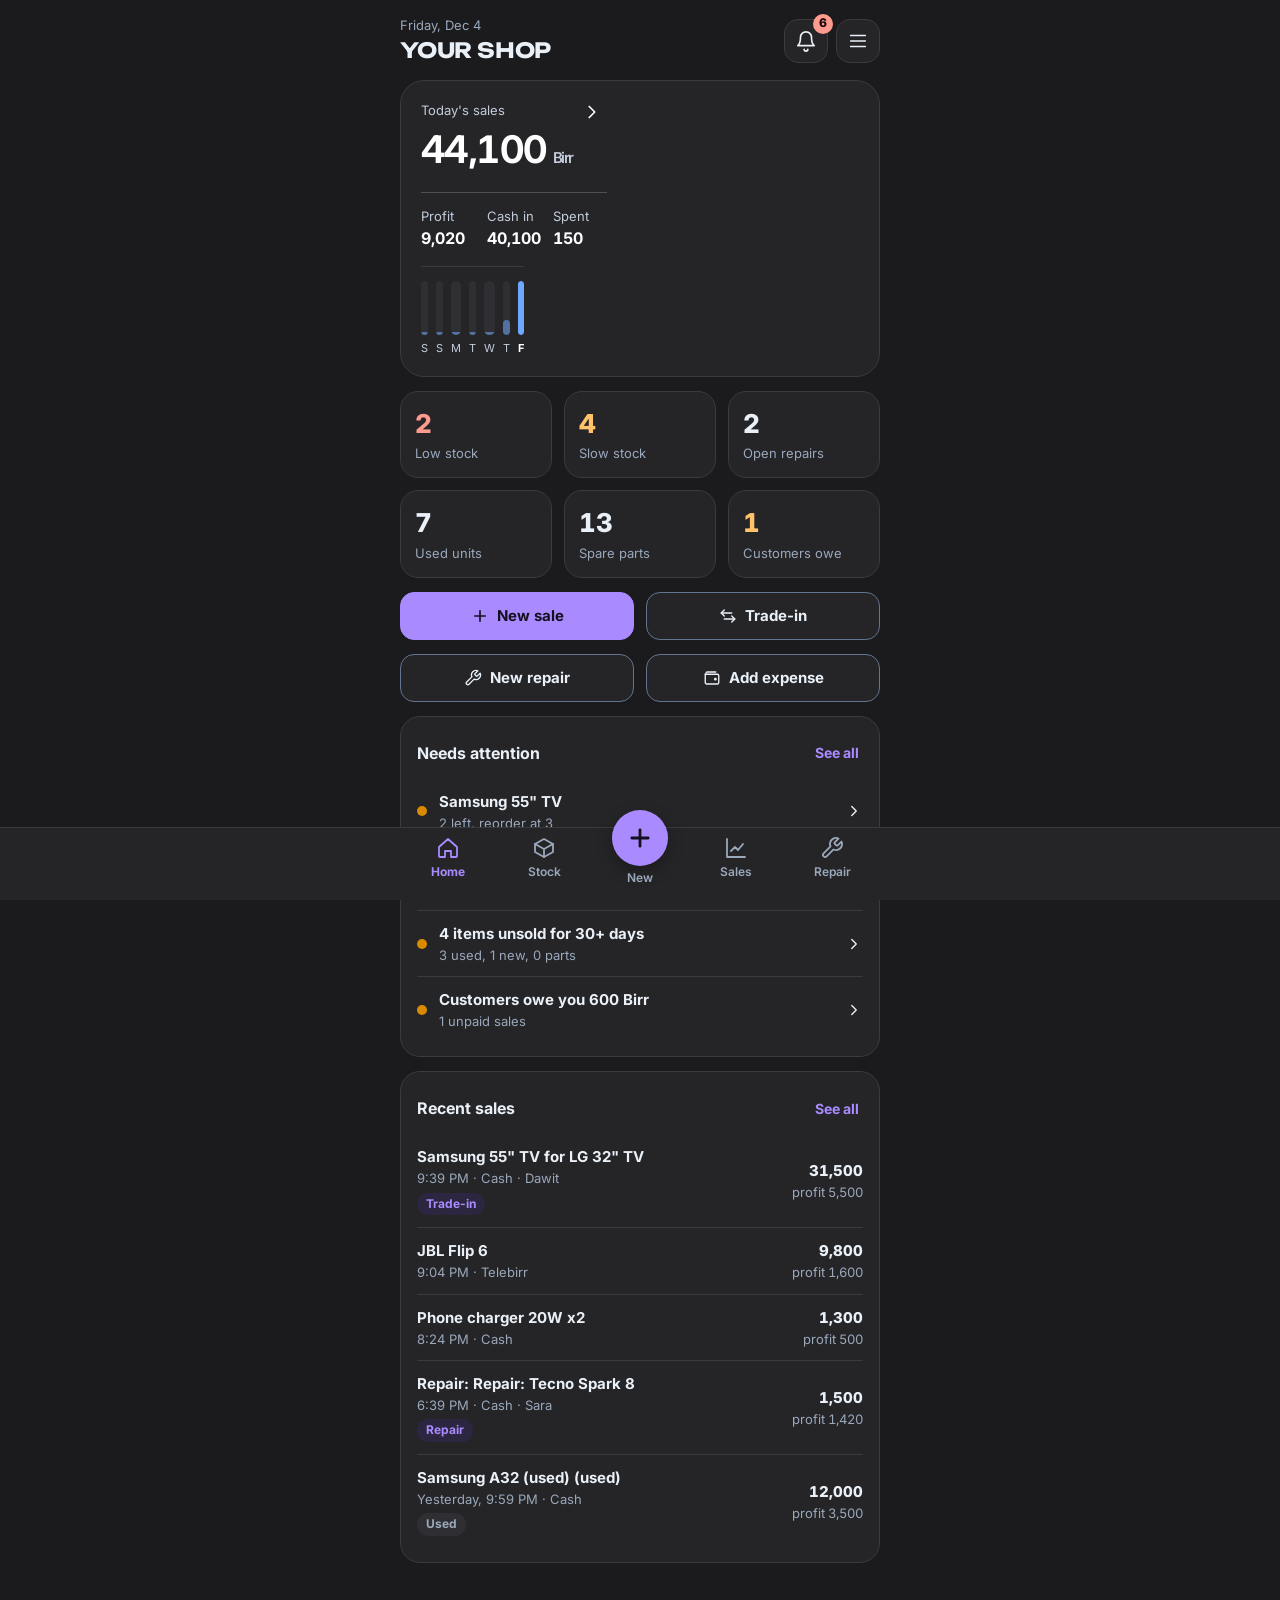
<file: preview/index.html>
<!doctype html>
<html lang="en">
<head>
<meta charset="utf-8">
<meta name="viewport" content="width=device-width,initial-scale=1,viewport-fit=cover">
<title>Shop Stock (preview)</title>
<meta name="theme-color" content="#1B1B1D">
<meta name="mobile-web-app-capable" content="yes">
<meta name="apple-mobile-web-app-capable" content="yes">
<meta name="apple-mobile-web-app-title" content="Shop Stock (preview)">
<link rel="manifest" href="manifest.webmanifest">
<link rel="icon" href="icon-192.png">
<link rel="apple-touch-icon" href="apple-touch-icon.png">
<link rel="stylesheet" href="https://fonts.googleapis.com/css2?family=Inter:wght@400;500;600;700;800&family=Unbounded:wght@600;700&family=Noto+Sans+Ethiopic:wght@400;600;700&display=swap">
<style>
/* Shop Stock styles. Colors come from CSS variables that the app sets from the chosen mode and palette. */
:root{
  --font:'Inter','Noto Sans Ethiopic',system-ui,-apple-system,'Segoe UI',Roboto,sans-serif;
  --bg:#F3F5F7; --surface:#FFFFFF; --ink:#0F1B2D; --muted:#566275; --line:#E1E6EC;
  --field-line:#8793A6; --accent:#0E7C66; --accent-ink:#FFFFFF; --accent-soft:#E2F3EE;
  --hero:#0F1B2D; --hero-ink:#FFFFFF; --hero-muted:#A9B6C6; --hero-line:#2B3A52;
  --bad:#B42318; --bad-bg:#FDE7E5; --warn:#7A4100; --warn-bg:#FFEBCF; --good:#0B6150; --good-bg:#E2F3EE;
  --seg:#E3E8EE; --scrim:rgba(15,27,45,.5);
  --gA-bg:#0B6150; --gA-fg:#FFFFFF; --gB-bg:#BFE6DA; --gB-fg:#0B3D33; --gC-bg:#FFE3A3; --gC-fg:#5C3B00;
  --gD-bg:#F4B58A; --gD-fg:#4A2000; --gE-bg:#D5DAE1; --gE-fg:#243044;
}
*{box-sizing:border-box}
html{color-scheme:light}
html[data-mode="dark"]{color-scheme:dark}
body{margin:0;background:var(--bg);color:var(--ink);font-family:var(--font);font-size:15px;line-height:1.4;padding-inline:16px;padding-block:calc(16px + env(safe-area-inset-top,0px)) 112px;-webkit-text-size-adjust:100%}
html[data-size="large"] body{zoom:1.14}
body.nonav{padding-bottom:40px}
#app{max-width:480px;margin-inline:auto;display:flex;flex-direction:column;gap:14px}
h1,h2,h3,p{margin:0}
button,input,select,textarea{font:inherit;color:inherit}
button{cursor:pointer}
:focus-visible{outline:3px solid var(--accent);outline-offset:2px}
small{font-size:13px;color:var(--muted)}
.num{font-variant-numeric:tabular-nums}
.top{display:flex;justify-content:space-between;align-items:center;gap:12px}
.top h1{font-size:24px;font-weight:800;letter-spacing:-.2px;overflow-wrap:anywhere}
.top .acts{display:flex;gap:8px;flex:none}
.sub{font-size:13px;color:var(--muted);margin-top:2px}
.pagehead{display:flex;align-items:center;gap:12px}
.pagehead h1{font-size:22px;font-weight:800;flex:1;min-width:0;overflow-wrap:anywhere}
.iconbtn{flex:none;width:44px;height:44px;border-radius:14px;border:1px solid var(--line);background:var(--surface);color:var(--ink);display:flex;align-items:center;justify-content:center;padding:0;position:relative}
.iconbtn.primary{background:var(--accent);border-color:var(--accent);color:var(--accent-ink)}
.badge{position:absolute;top:-6px;right:-6px;min-width:20px;height:20px;border-radius:10px;background:var(--bad);color:#fff;font-size:12px;font-weight:800;display:flex;align-items:center;justify-content:center;padding:0 5px}
[data-mode="dark"] .badge{color:#1A0505}
.card{background:var(--surface);border:1px solid var(--line);border-radius:20px;padding:14px 16px}
.card.flush{padding-block:4px}
.card h3{font-size:16px;font-weight:700;margin-bottom:8px}
.cardhead{display:flex;justify-content:space-between;align-items:center;gap:8px;margin-bottom:4px}
.cardhead h3{margin:0}
.link{min-height:44px;padding:0 4px;border:none;background:transparent;color:var(--accent);font-weight:700;font-size:14px}
.hero{background:var(--hero);color:var(--hero-ink);border-radius:24px;padding:20px;display:flex;flex-direction:column;gap:16px;border:none;width:100%;text-align:left;font:inherit}
button.hero{cursor:pointer}
.hero .label{font-size:13px;color:var(--hero-muted)}
.hero .big{font-size:38px;font-weight:800;letter-spacing:-.5px;margin-top:4px}
.hero .big span{font-size:15px;font-weight:600;color:var(--hero-muted);margin-left:6px}
.hero .toprow{display:flex;justify-content:space-between;align-items:flex-start;gap:8px}
.hero .stats{display:grid;grid-template-columns:repeat(3,minmax(0,1fr));gap:12px;border-top:1px solid var(--hero-line);padding-top:14px}
.hero .stats b{display:block;font-size:16px;margin-top:2px}
.tiles{display:grid;grid-template-columns:repeat(3,minmax(0,1fr));gap:12px}
.tile{background:var(--surface);border:1px solid var(--line);border-radius:18px;padding:14px;text-align:left;display:block;width:100%;color:var(--ink)}
.tile b{display:block;font-size:26px;font-weight:800}
.tile span{font-size:13px;color:var(--muted)}
.tiles2{display:grid;grid-template-columns:repeat(2,minmax(0,1fr));gap:12px}
.btn{min-height:48px;border-radius:14px;border:1px solid var(--field-line);background:var(--surface);color:var(--ink);font-weight:700;padding:0 16px;display:inline-flex;align-items:center;justify-content:center;gap:8px;text-align:center}
.btn.primary{background:var(--accent);border-color:var(--accent);color:var(--accent-ink)}
.btn.danger{color:var(--bad);border-color:var(--bad)}
.btn.armed,.btn.dangerfill{background:var(--bad);color:#fff;border-color:var(--bad)}
[data-mode="dark"] .btn.armed,[data-mode="dark"] .btn.dangerfill{color:#1A0505}
.btn.sm{min-height:44px;font-size:14px}
.btn[disabled]{opacity:.45;cursor:not-allowed}
.btn.wide{width:100%}
.btns{display:flex;gap:12px}
.btns>*{flex:1}
.chips{display:flex;gap:8px;overflow-x:auto;padding-bottom:2px;scrollbar-width:none}
.chips::-webkit-scrollbar{display:none}
.chip{flex:none;min-height:44px;min-width:44px;padding:0 16px;border-radius:999px;border:1px solid var(--field-line);background:var(--surface);font-weight:600;font-size:14px}
.chip[aria-pressed="true"]{background:var(--ink);color:var(--bg);border-color:var(--ink)}
.seg{display:flex;gap:4px;padding:4px;border-radius:16px;background:var(--seg)}
.seg button{flex:1;min-height:44px;border-radius:12px;border:none;background:transparent;font-weight:700;font-size:14px;padding:0 6px}
.seg button[aria-pressed="true"]{background:var(--ink);color:var(--bg)}
.search{display:flex;align-items:center;gap:10px;min-height:48px;border-radius:14px;border:1px solid var(--field-line);background:var(--surface);padding:0 14px;color:var(--muted)}
.search input{flex:1;min-width:0;border:none;background:transparent;outline:none;min-height:46px;color:var(--ink)}
.row{display:flex;align-items:center;gap:12px;width:100%;padding:12px 0;border:none;border-bottom:1px solid var(--line);background:transparent;text-align:left;min-height:64px;color:var(--ink)}
.row:last-child{border-bottom:none}
.row .grow{flex:1;min-width:0;display:flex;flex-direction:column;gap:2px}
.row .grow b{font-weight:700;overflow-wrap:anywhere}
.row .end{text-align:right;display:flex;flex-direction:column;gap:2px;align-items:flex-end}
.row .end b{font-weight:800}
.row.off{opacity:.6}
.row.off .grow b{text-decoration:line-through}
.tag{display:inline-block;font-size:12px;font-weight:700;padding:3px 9px;border-radius:999px;white-space:nowrap}
.tag.bad{background:var(--bad-bg);color:var(--bad)}
.tag.warn{background:var(--warn-bg);color:var(--warn)}
.tag.good{background:var(--good-bg);color:var(--good)}
.tag.info{background:var(--accent-soft);color:var(--accent)}
.tag.gray{background:var(--seg);color:var(--muted)}
.tags{display:flex;gap:6px;flex-wrap:wrap;margin-top:3px}
.grade{flex:none;width:44px;height:44px;border-radius:14px;display:flex;align-items:center;justify-content:center;font-size:20px;font-weight:800}
.gA{background:var(--gA-bg);color:var(--gA-fg)}.gB{background:var(--gB-bg);color:var(--gB-fg)}.gC{background:var(--gC-bg);color:var(--gC-fg)}
.gD{background:var(--gD-bg);color:var(--gD-fg)}.gE{background:var(--gE-bg);color:var(--gE-fg)}
.stockn{font-size:22px;font-weight:800}
.banner{display:flex;align-items:center;gap:12px;background:var(--warn-bg);color:var(--warn);border-radius:16px;padding:12px 14px;font-size:13px}
.banner span{flex:1}
.banner button{flex:none;min-height:44px;padding:0 12px;border-radius:12px;border:1px solid currentColor;background:transparent;font-weight:700;color:inherit}
.okbox{background:var(--good-bg);color:var(--good);border-radius:16px;padding:12px 14px;font-size:14px;display:flex;gap:10px;align-items:flex-start}
.okbox span{flex:1}
.warnbox{background:var(--warn-bg);color:var(--warn);border-radius:14px;padding:10px 12px;font-size:13px;font-weight:600}
.empty{padding:22px 8px;text-align:center;color:var(--muted);font-size:14px}
.field{display:flex;flex-direction:column;gap:6px;font-size:13px;font-weight:600;color:var(--muted)}
.field input,.field select,.field textarea{width:100%;min-height:48px;border-radius:14px;border:1px solid var(--field-line);background:var(--surface);padding:0 14px;font-size:16px;color:var(--ink)}
.field textarea{padding:12px 14px;min-height:96px;resize:vertical}
.field small{font-weight:500}
.field.err input,.field.err textarea{border-color:var(--bad)}
.form{display:flex;flex-direction:column;gap:12px}
.grid2{display:grid;grid-template-columns:repeat(2,minmax(0,1fr));gap:12px}
.facts{display:grid;grid-template-columns:repeat(2,minmax(0,1fr));gap:12px 16px}
.facts div small{display:block}
.facts div b{display:block;margin-top:2px;overflow-wrap:anywhere}
.sum{display:flex;flex-direction:column;gap:10px}
.sum .l{display:flex;justify-content:space-between;gap:12px;font-size:14px}
.sum .l span:first-child{color:var(--muted)}
.sum .total{border-top:1px solid var(--line);padding-top:12px;display:flex;justify-content:space-between;align-items:baseline;gap:12px}
.sum .total b{font-size:28px;font-weight:800;color:var(--accent)}
.sum .total b.out{color:var(--warn)}
.steps{display:flex;flex-direction:column;gap:8px;font-size:13px;line-height:1.4}
.steps div{display:flex;gap:10px;align-items:flex-start}
.steps svg{flex:none;margin-top:1px;color:var(--good)}
.err{background:var(--bad-bg);color:var(--bad);border-radius:12px;padding:10px 12px;font-size:14px;font-weight:600}
.scrim{position:fixed;inset:0;background:var(--scrim);display:flex;align-items:flex-end;justify-content:center;z-index:30}
.scrim.center{align-items:center;padding:16px;z-index:50}
.panel{width:100%;max-width:480px;max-height:92%;overflow-y:auto;background:var(--surface);color:var(--ink);border-radius:24px 24px 0 0;padding:16px 16px calc(24px + env(safe-area-inset-bottom,0px));display:flex;flex-direction:column;gap:14px;outline:none}
.scrim.center .panel{border-radius:24px;max-height:86%}
.panel .head{display:flex;justify-content:space-between;align-items:flex-start;gap:12px}
.panel h2{font-size:20px;font-weight:800;overflow-wrap:anywhere}
.divider{border:none;border-top:1px solid var(--line);margin:2px 0;width:100%}
.nav{position:fixed;left:0;right:0;bottom:0;background:var(--surface);border-top:1px solid var(--line);z-index:20;padding:8px 8px calc(8px + env(safe-area-inset-bottom,0px))}
.nav .in{max-width:480px;margin-inline:auto;display:flex;justify-content:space-around;align-items:flex-start}
.nav button{width:66px;min-height:56px;border:none;background:transparent;display:flex;flex-direction:column;align-items:center;gap:4px;font-size:12px;font-weight:600;color:var(--muted);padding:0}
.nav button[aria-current="page"]{color:var(--accent);font-weight:700}
.nav .mid{margin-top:-26px}
.nav .mid .disc{width:56px;height:56px;border-radius:50%;background:var(--accent);color:var(--accent-ink);display:flex;align-items:center;justify-content:center;box-shadow:0 6px 16px rgba(0,0,0,.28)}
.toast{position:fixed;left:50%;transform:translateX(-50%);bottom:calc(100px + env(safe-area-inset-bottom,0px));background:var(--ink);color:var(--bg);padding:12px 18px;border-radius:14px;font-size:14px;font-weight:600;z-index:60;max-width:calc(100% - 32px);text-align:center}
.catgrid{display:grid;grid-template-columns:repeat(2,minmax(0,1fr));gap:12px}
.catcard{background:var(--surface);border:1px solid var(--line);border-radius:20px;padding:16px;text-align:left;display:flex;flex-direction:column;gap:6px;min-height:112px;color:var(--ink)}
.catcard .ci{width:40px;height:40px;border-radius:12px;background:var(--accent-soft);color:var(--accent);display:flex;align-items:center;justify-content:center}
.catcard b{font-size:16px}
.stepper{display:flex;align-items:center;gap:6px}
.stepper button{width:44px;height:44px;border-radius:12px;border:1px solid var(--field-line);background:var(--surface);font-size:20px;font-weight:700;line-height:1;padding:0}
.stepper b{min-width:28px;text-align:center}
.unitlist{display:flex;flex-direction:column;border:1px solid var(--line);border-radius:14px;max-height:260px;overflow-y:auto}
.unit{display:flex;align-items:center;gap:12px;min-height:48px;padding:6px 12px;border-bottom:1px solid var(--line);font-size:15px;cursor:pointer}
.unit:last-child{border-bottom:none}
.unit input{width:22px;height:22px;flex:none;accent-color:var(--accent)}
.unit[hidden]{display:none}
.unit.taken{opacity:.5}
.dayhead{display:flex;justify-content:space-between;align-items:baseline;padding:14px 0 2px;font-size:13px;font-weight:700;color:var(--muted)}
.cartline{padding:12px 0;border-bottom:1px solid var(--line);display:flex;flex-direction:column;gap:8px}
.cartline:last-child{border-bottom:none}
.cartline .top2{display:flex;justify-content:space-between;gap:8px;align-items:flex-start}
.cartline .top2 b{overflow-wrap:anywhere}
.kv{display:flex;justify-content:space-between;gap:12px;padding:6px 0;font-size:14px}
.kv span:first-child{color:var(--muted)}
.swatches{display:grid;grid-template-columns:repeat(3,minmax(0,1fr));gap:10px}
.swatch{border:2px solid var(--line);border-radius:16px;background:var(--surface);padding:10px;display:flex;flex-direction:column;gap:8px;align-items:flex-start;color:var(--ink);min-height:44px}
.swatch[aria-pressed="true"]{border-color:var(--accent)}
.swatch .dots{display:flex;gap:4px}
.swatch .dots i{width:22px;height:22px;border-radius:50%;display:block;border:1px solid rgba(128,128,128,.4)}
.swatch span{font-size:13px;font-weight:700}
.qa{display:grid;grid-template-columns:repeat(2,minmax(0,1fr));gap:12px}
.qa button{min-height:76px;border-radius:18px;border:1px solid var(--line);background:var(--surface);display:flex;flex-direction:column;align-items:flex-start;justify-content:center;gap:6px;padding:12px 14px;font-weight:700;color:var(--ink);text-align:left}
.qa button .ci{color:var(--accent)}
.menulist{display:flex;flex-direction:column}
.menulist button{display:flex;align-items:center;gap:14px;min-height:60px;border:none;border-bottom:1px solid var(--line);background:transparent;text-align:left;width:100%;padding:8px 0;color:var(--ink)}
.menulist button:last-child{border-bottom:none}
.menulist .ci{width:40px;height:40px;border-radius:12px;background:var(--accent-soft);color:var(--accent);display:flex;align-items:center;justify-content:center;flex:none}
.menulist .grow{flex:1;min-width:0}
.menulist b{display:block}
.alert{display:flex;gap:12px;align-items:flex-start;padding:12px 0;border-bottom:1px solid var(--line)}
.alert:last-child{border-bottom:none}
.alert .dot{flex:none;width:10px;height:10px;border-radius:50%;margin-top:6px}
.alert .dot.bad{background:var(--bad)}.alert .dot.warn{background:#D98A00}.alert .dot.info{background:var(--accent)}
.alert .grow{flex:1;min-width:0}
.alert .grow b{display:block}
.alert .acts{display:flex;gap:4px;flex-wrap:wrap;margin-top:4px}
.alert .acts button{min-height:44px;padding:0 10px;border:none;background:transparent;color:var(--accent);font-weight:700;font-size:14px}
.alert .acts button.muted{color:var(--muted);font-weight:600}
.lockbox{min-height:60vh;display:flex;flex-direction:column;justify-content:center;gap:14px}
.mono{font-family:ui-monospace,SFMono-Regular,Menlo,Consolas,monospace;font-size:14px;overflow-wrap:anywhere}
.rcpt{white-space:pre-wrap;font-family:ui-monospace,SFMono-Regular,Menlo,Consolas,monospace;font-size:13px;background:var(--bg);border:1px solid var(--line);border-radius:14px;padding:12px;overflow-wrap:anywhere}
.progress{height:8px;border-radius:4px;background:var(--seg);overflow:hidden}
.progress i{display:block;height:8px;background:var(--accent)}
@media (prefers-reduced-motion: no-preference){.panel{animation:rise .18s ease-out}@keyframes rise{from{transform:translateY(24px);opacity:.6}to{transform:none;opacity:1}}}

/* v3: charcoal, wide headings, custom colors */
body{background-color:var(--bg)}
.top h1{font-family:'Unbounded','Inter',sans-serif;text-transform:uppercase;font-weight:700;font-size:21px;letter-spacing:-.01em}
.card,.flush,.tile{border:1.5px solid var(--line);box-shadow:none}
.hero{background:var(--surface)!important;border:1.5px solid var(--line);border-radius:24px;box-shadow:none}
.hero .big{font-weight:700;letter-spacing:-.04em}
.wk{display:flex;gap:8px;border-top:1px solid var(--line);padding-top:14px}
.wc{flex:1;display:flex;flex-direction:column;align-items:center;gap:6px;font-size:11px;color:var(--hero-muted)}
.wb{width:100%;height:54px;border-radius:8px;background:var(--seg);display:flex;align-items:flex-end;overflow:hidden}
.wb i{display:block;width:100%;border-radius:8px;background:var(--bar);opacity:.55}.wc.on .wb i{opacity:1}.wc.on{color:var(--hero-ink);font-weight:700}
.cpick{display:grid;grid-template-columns:repeat(2,1fr);gap:10px;margin:6px 0 10px}.cpick label{display:flex;flex-direction:column;gap:6px;font-size:12px;color:var(--muted)}
.cpick input{width:100%;height:46px;border:1.5px solid var(--line);border-radius:12px;background:var(--surface);padding:3px}
html[data-mode="dark"] .tab.add .plus,html[data-mode="dark"] .fab{background:#fff;color:#111}

</style>
</head>
<body>
<div id="app"></div>
<div id="sheetRoot"></div>
<div id="confRoot"></div>
<nav class="nav" id="nav" aria-label="Main"><div class="in" id="navIn"></div></nav>
<div id="toast" class="toast" role="status" aria-live="polite" hidden></div>
<script>
(function(){
'use strict';
window.__REGISTER_SW__=false;
/* Shop Stock core: constants, helpers, icons, themes, saved data (load, migrate, save), example data, activity log. */
var KEY='shop-stock.preview', DAY=86400000, storageOK=true;
var db=null;
var CATS=['Phones','TVs','Computers','Audio','Accessories','Appliances','Networking','Gaming','Wearables','Cameras','Power'];
var DEV_CATS=['phone','tv','computer','other'];
var DEV_CAT_LABEL={phone:'Smartphones',tv:'TVs',computer:'Computers',other:'Others'};
var PART_TYPES={
  phone:['Motherboard','Screen','Battery','Speaker','Camera','Charging port','Back cover','Flex cable','Buttons','SIM tray','Other'],
  tv:['Main board','Power board','T-con board','Backlight strip','Panel','Remote','Speaker','Stand','Other'],
  computer:['Motherboard','Screen','Battery','Keyboard','RAM','SSD or HDD','Charger','Fan','Charging port','Other'],
  other:['Motherboard','Power board','Motor','Screen','Speaker','Other']
};
var APART_DEFAULTS={
  phone:[['Motherboard',4],['Screen',3],['Battery',1],['Speaker',1]],
  tv:[['Main board',3],['Power board',2],['T-con board',1],['Speaker',1]],
  computer:[['Motherboard',4],['Screen',3],['Battery',1],['Keyboard',1]],
  other:[['Motherboard',3],['Power board',2],['Other',1]]
};
var GRADES={A:'Like new',B:'Good, minor wear',C:'Works, visible wear',D:'Faulty, repairable',E:'Very poor'};
var METHODS=['Cash','Telebirr','Bank'];
var EXP_CATS=['Spare parts','Used devices','Transport','Rent','Salaries','Utilities','Other'];
var STOCK_EXP=['Spare parts','Used devices'];
var REPAIR_STATUS=['received','diagnosing','waiting','ready','delivered'];
var REASONS_UNDO=['Wrong item','Wrong price','Customer returned it','Entered twice','Other'];
var REASONS_DISC=['Customer bargained','Bulk purchase','Small damage','Regular customer','Other'];
var REASONS_FIX=['Recount','Damaged','Lost or stolen','Returned to supplier','Other'];
var SLOW_OPTIONS=[7,14,30,45,60,90];

/* ---------- small helpers ---------- */
var uid=function(){return Math.random().toString(36).slice(2,10)+Date.now().toString(36).slice(-3);};
var esc=function(s){return String(s==null?'':s).replace(/[&<>"']/g,function(c){return {'&':'&amp;','<':'&lt;','>':'&gt;','"':'&quot;',"'":'&#39;'}[c];});};
var fmt=function(n){return Math.round(Number(n)||0).toLocaleString('en-US');};
var num=function(v){var n=parseFloat(String(v==null?'':v).replace(/,/g,''));return isFinite(n)&&n>0?n:0;};
var $=function(s){return document.querySelector(s);};
var clone=function(o){return JSON.parse(JSON.stringify(o));};
var extend=function(a,b){for(var k in b)if(Object.prototype.hasOwnProperty.call(b,k))a[k]=b[k];return a;};
var find=function(arr,id){for(var i=0;i<arr.length;i++)if(arr[i].id===id)return arr[i];return null;};
var cap=function(s){return s.charAt(0).toUpperCase()+s.slice(1);};
var pad=function(n){return n<10?'0'+n:''+n;};
var sum=function(arr,f){return arr.reduce(function(a,x){return a+(f(x)||0);},0);};
var uniq=function(arr){var o={},r=[];arr.forEach(function(x){if(!o[x]){o[x]=1;r.push(x);}});return r;};

/* ---------- dates ---------- */
var startOfDay=function(ts){var d=new Date(ts);d.setHours(0,0,0,0);return d.getTime();};
var addDays=function(ts,n){var d=new Date(ts);d.setDate(d.getDate()+n);return d.getTime();};
var daysSince=function(ts){return Math.floor((Date.now()-ts)/DAY);};
var isToday=function(ts){return startOfDay(ts)===startOfDay(Date.now());};
var ymd=function(ts){var d=new Date(ts);return d.getFullYear()+'-'+pad(d.getMonth()+1)+'-'+pad(d.getDate());};
var fromYmd=function(s){var m=/^(\d{4})-(\d{2})-(\d{2})$/.exec(s||'');return m?new Date(+m[1],+m[2]-1,+m[3]).getTime():0;};
function loc(){return {en:'en-US',am:'am-ET',om:'om-ET'}[db&&db.settings?db.settings.lang:'en']||'en-US';}
function dfmt(ts,o){try{return new Date(ts).toLocaleDateString(loc(),o);}catch(e){return new Date(ts).toLocaleDateString('en-US',o);}}
function tfmt(ts){try{return new Date(ts).toLocaleTimeString(loc(),{hour:'numeric',minute:'2-digit'});}catch(e){return new Date(ts).toLocaleTimeString('en-US',{hour:'numeric',minute:'2-digit'});}}
function fmtDate(ts){return dfmt(ts,{month:'short',day:'numeric',year:'numeric'});}
function dayLabel(ts){
  var s=startOfDay(ts),t=startOfDay(Date.now());
  if(s===t)return T('Today');if(s===addDays(t,-1))return T('Yesterday');
  return dfmt(ts,{weekday:'short',month:'short',day:'numeric'});
}
function whenLabel(ts){return isToday(ts)?tfmt(ts):dayLabel(ts)+', '+tfmt(ts);}
function ageLabel(ts){var d=daysSince(ts);return d<=0?T('today'):T('{n} days',{n:d});}
function weekStart(ts){var d=new Date(startOfDay(ts)),ws=db.settings.weekStart,diff=(d.getDay()-ws+7)%7;return addDays(d.getTime(),-diff);}

/* ---------- serial numbers and IMEI ---------- */
function luhn(s){var sum=0,alt=false;for(var i=s.length-1;i>=0;i--){var n=s.charCodeAt(i)-48;if(alt){n*=2;if(n>9)n-=9;}sum+=n;alt=!alt;}return sum%10===0;}
function mkImei(base14){var s=String(base14),sum=0,alt=true;for(var i=s.length-1;i>=0;i--){var n=s.charCodeAt(i)-48;if(alt){n*=2;if(n>9)n-=9;}sum+=n;alt=!alt;}return s+((10-sum%10)%10);}
function parseSerials(txt){var seen={},out=[];String(txt||'').split(/[\n,;]+/).forEach(function(x){x=x.trim();if(x&&!seen[x.toLowerCase()]){seen[x.toLowerCase()]=1;out.push(x);}});return out;}
function serialWarn(s,isPhone){
  if(!isPhone)return '';
  if(/^\d+$/.test(s)){if(s.length!==15)return 'len';if(!luhn(s))return 'luhn';}
  return '';
}
function serialInUse(s,ignoreUsedId){
  s=s.toLowerCase();
  return db.items.some(function(i){return i.serials.some(function(x){return x.toLowerCase()===s;});})||
         db.used.some(function(u){return u.id!==ignoreUsedId&&u.status==='stock'&&u.imei&&u.imei.toLowerCase()===s;});
}
function analyzeSerials(txt,isPhone,ignoreUsedId){
  var raw=String(txt||'').split(/[\n,;]+/).map(function(x){return x.trim();}).filter(Boolean),seen={},dupInput=[],list=[],inStock=[],warn=[];
  raw.forEach(function(x){var k=x.toLowerCase();if(seen[k]){dupInput.push(x);return;}seen[k]=1;list.push(x);if(serialInUse(x,ignoreUsedId))inStock.push(x);var w=serialWarn(x,isPhone);if(w)warn.push({s:x,w:w});});
  return {list:list,dupInput:dupInput,inStock:inStock,warn:warn};
}

/* ---------- icons ---------- */
var ic=function(d,s,w){s=s||24;w=w||1.8;return '<svg width="'+s+'" height="'+s+'" viewBox="0 0 24 24" fill="none" stroke="currentColor" stroke-width="'+w+'" stroke-linecap="round" stroke-linejoin="round" aria-hidden="true">'+d+'</svg>';};
var I={
  home:'<path d="M3 11l9-8 9 8v9a1 1 0 0 1-1 1h-5v-6H9v6H4a1 1 0 0 1-1-1z"/>',
  box:'<path d="M21 8l-9-5-9 5v8l9 5 9-5z"/><path d="M3 8l9 5 9-5"/><path d="M12 13v8"/>',
  swap:'<path d="M7 4L3 8l4 4"/><path d="M3 8h14"/><path d="M17 20l4-4-4-4"/><path d="M21 16H7"/>',
  phone:'<rect x="7" y="2" width="10" height="20" rx="2"/><path d="M11 18h2"/>',
  tv:'<rect x="2" y="4" width="20" height="13" rx="2"/><path d="M8 21h8M12 17v4"/>',
  laptop:'<rect x="4" y="4" width="16" height="11" rx="1.5"/><path d="M2 19h20"/>',
  chip:'<rect x="6" y="6" width="12" height="12" rx="2"/><path d="M9 2v3M15 2v3M9 19v3M15 19v3M2 9h3M2 15h3M19 9h3M19 15h3"/>',
  plus:'<path d="M12 5v14M5 12h14"/>',
  minus:'<path d="M5 12h14"/>',
  x:'<path d="M6 6l12 12M18 6L6 18"/>',
  search:'<circle cx="11" cy="11" r="7"/><path d="M21 21l-4.3-4.3"/>',
  check:'<path d="M5 13l4 4L19 7"/>',
  bell:'<path d="M6 8a6 6 0 0 1 12 0c0 7 3 9 3 9H3s3-2 3-9"/><path d="M10 21a2 2 0 0 0 4 0"/>',
  menu:'<path d="M4 6h16M4 12h16M4 18h16"/>',
  wrench:'<path d="M14.7 6.3a1 1 0 0 0 0 1.4l1.6 1.6a1 1 0 0 0 1.4 0l3.77-3.77a6 6 0 0 1-7.94 7.94l-6.91 6.91a2.12 2.12 0 0 1-3-3l6.91-6.91a6 6 0 0 1 7.94-7.94l-3.76 3.76z"/>',
  receipt:'<path d="M5 3h14v18l-3-2-2 2-2-2-2 2-2-2-3 2z"/><path d="M9 8h6M9 12h6"/>',
  chart:'<path d="M3 3v18h18"/><path d="M7 15l4-4 3 3 5-6"/>',
  trash:'<path d="M3 6h18M8 6V4h8v2M6 6l1 14h10l1-14"/>',
  undo:'<path d="M9 14L4 9l5-5"/><path d="M4 9h10a6 6 0 0 1 0 12h-3"/>',
  share:'<circle cx="18" cy="5" r="3"/><circle cx="6" cy="12" r="3"/><circle cx="18" cy="19" r="3"/><path d="M8.6 13.5l6.8 4M15.4 6.5l-6.8 4"/>',
  download:'<path d="M12 3v12M7 10l5 5 5-5M4 21h16"/>',
  clock:'<circle cx="12" cy="12" r="9"/><path d="M12 7v5l3 2"/>',
  wallet:'<path d="M3 7h16a2 2 0 0 1 2 2v9a2 2 0 0 1-2 2H5a2 2 0 0 1-2-2z"/><path d="M3 7l2-3h12"/><circle cx="16.5" cy="13.5" r="1"/>',
  back:'<path d="M15 18l-6-6 6-6"/>',
  chev:'<path d="M9 6l6 6-6 6"/>',
  activity:'<path d="M3 12h4l3-8 4 16 3-8h4"/>',
  alert:'<path d="M12 3l10 18H2z"/><path d="M12 10v5M12 18h.01"/>',
  gear:'<circle cx="12" cy="12" r="3"/><path d="M19.4 15a1.7 1.7 0 0 0 .3 1.8l.1.1a2 2 0 1 1-2.8 2.8l-.1-.1a1.7 1.7 0 0 0-1.8-.3 1.7 1.7 0 0 0-1 1.5V21a2 2 0 1 1-4 0v-.1a1.7 1.7 0 0 0-1.1-1.5 1.7 1.7 0 0 0-1.8.3l-.1.1a2 2 0 1 1-2.8-2.8l.1-.1a1.7 1.7 0 0 0 .3-1.8 1.7 1.7 0 0 0-1.5-1H3a2 2 0 1 1 0-4h.1a1.7 1.7 0 0 0 1.5-1.1 1.7 1.7 0 0 0-.3-1.8l-.1-.1a2 2 0 1 1 2.8-2.8l.1.1a1.7 1.7 0 0 0 1.8.3H9a1.7 1.7 0 0 0 1-1.5V3a2 2 0 1 1 4 0v.1a1.7 1.7 0 0 0 1 1.5 1.7 1.7 0 0 0 1.8-.3l.1-.1a2 2 0 1 1 2.8 2.8l-.1.1a1.7 1.7 0 0 0-.3 1.8V9a1.7 1.7 0 0 0 1.5 1H21a2 2 0 1 1 0 4h-.1a1.7 1.7 0 0 0-1.5 1z"/>',
  users:'<circle cx="9" cy="8" r="4"/><path d="M2 21a7 7 0 0 1 14 0"/><path d="M16 4a4 4 0 0 1 0 8M22 21a7 7 0 0 0-4-6"/>',
  globe:'<circle cx="12" cy="12" r="9"/><path d="M3 12h18M12 3a14 14 0 0 1 0 18M12 3a14 14 0 0 0 0 18"/>',
  palette:'<path d="M12 3a9 9 0 1 0 0 18c1.2 0 2-.8 2-1.8 0-.5-.2-.9-.5-1.2-.3-.3-.5-.7-.5-1.2 0-1 .8-1.8 1.8-1.8H17a4 4 0 0 0 4-4C21 6.5 17 3 12 3z"/><circle cx="7.5" cy="11" r="1"/><circle cx="10" cy="7" r="1"/><circle cx="15" cy="7" r="1"/>',
  star:'<path d="M12 3l2.7 5.6 6.1.9-4.4 4.3 1 6.1L12 17l-5.4 2.9 1-6.1L3.2 9.5l6.1-.9z"/>'
};

/* ---------- themes: a mode (light or dark) plus a color palette ---------- */
var MODES={
  light:{'bg':'#F3F5F7','surface':'#FFFFFF','ink':'#0F1B2D','muted':'#566275','line':'#E1E6EC','field-line':'#8793A6','seg':'#E3E8EE','scrim':'rgba(15,27,45,.5)',
    'bad':'#B42318','bad-bg':'#FDE7E5','warn':'#7A4100','warn-bg':'#FFEBCF','good':'#0B6150','good-bg':'#E2F3EE',
    'gA-bg':'#0B6150','gA-fg':'#FFFFFF','gB-bg':'#BFE6DA','gB-fg':'#0B3D33','gC-bg':'#FFE3A3','gC-fg':'#5C3B00','gD-bg':'#F4B58A','gD-fg':'#4A2000','gE-bg':'#D5DAE1','gE-fg':'#243044',
    'hero-ink':'#FFFFFF','hero-muted':'#C3CCDA','hero-line':'rgba(255,255,255,.2)'},
  dark:{'bg':'#0B121C','surface':'#131D2B','ink':'#EAF0F7','muted':'#9AA8BB','line':'#243247','field-line':'#62748E','seg':'#1B2738','scrim':'rgba(0,0,0,.65)',
    'bad':'#FF9A90','bad-bg':'#3A1C1C','warn':'#FFC46B','warn-bg':'#3A2A10','good':'#7FD6C0','good-bg':'#12342C',
    'gA-bg':'#3CC5A3','gA-fg':'#04231B','gB-bg':'#1F4A40','gB-fg':'#BFE6DA','gC-bg':'#4A3A12','gC-fg':'#FFE3A3','gD-bg':'#55301A','gD-fg':'#F4B58A','gE-bg':'#2A3547','gE-fg':'#C5CEDB',
    'hero-ink':'#FFFFFF','hero-muted':'#C3CCDA','hero-line':'rgba(255,255,255,.2)'}
};
var PALETTES={
  violet:{name:'Violet',light:{'accent':'#6D4FD8','accent-ink':'#FFFFFF','accent-soft':'#EFEAFC','hero':'#FFFFFF'},dark:{'accent':'#A98BFF','accent-ink':'#14101F','accent-soft':'#2C2640','hero':'#252528'}},
  teal:{name:'Teal',light:{'accent':'#0E7C66','accent-ink':'#FFFFFF','accent-soft':'#E2F3EE','hero':'#0F1B2D'},dark:{'accent':'#3CC5A3','accent-ink':'#04231B','accent-soft':'#12342C','hero':'#1B2A40'}},
  ocean:{name:'Ocean',light:{'accent':'#1D5FD1','accent-ink':'#FFFFFF','accent-soft':'#E4EDFC','hero':'#0E2347'},dark:{'accent':'#6AA5FF','accent-ink':'#061631','accent-soft':'#15294D','hero':'#16305C'}},
  sunset:{name:'Sunset',light:{'accent':'#B4470C','accent-ink':'#FFFFFF','accent-soft':'#FCEBDD','hero':'#3A1A0A'},dark:{'accent':'#FFA05A','accent-ink':'#2A1100','accent-soft':'#43260F','hero':'#47260F'}},
  forest:{name:'Forest',light:{'accent':'#2E7D32','accent-ink':'#FFFFFF','accent-soft':'#E5F2E5','hero':'#12281A'},dark:{'accent':'#7ED47F','accent-ink':'#0A2A0B','accent-soft':'#173522','hero':'#1B3A26'}},
  royal:{name:'Royal',light:{'accent':'#6A3FC9','accent-ink':'#FFFFFF','accent-soft':'#EEE8FB','hero':'#1D1240'},dark:{'accent':'#B79BFF','accent-ink':'#1C0B45','accent-soft':'#2A1F55','hero':'#2A1E5C'}},
  graphite:{name:'Graphite',light:{'accent':'#2B3544','accent-ink':'#FFFFFF','accent-soft':'#E6E9EE','hero':'#11151B'},dark:{'accent':'#D5DBE5','accent-ink':'#0D1117','accent-soft':'#252E3B','hero':'#222A36'}}
};
function isDark(){var m=db.settings.mode;return m==='dark'||(m==='auto'&&!!window.matchMedia&&matchMedia('(prefers-color-scheme: dark)').matches);}
function applyTheme(){
  var s=db.settings,dk=isDark(),root=document.documentElement,p=PALETTES[s.palette]||PALETTES.teal,vars=extend(extend({},dk?MODES.dark:MODES.light),p[dk?'dark':'light']);
  if(dk){var B={charcoal:{bg:'#1B1B1D',surface:'#252528',line:'#3A3A3F',seg:'#2F2F33'},black:{bg:'#000000',surface:'#111113',line:'#2A2A2E',seg:'#1A1A1D'},navy:{bg:'#0B0E17',surface:'#141927',line:'#222A3F',seg:'#1B2236'}}[s.bgStyle||'charcoal'];vars.bg=B.bg;vars.surface=B.surface;vars.line=B.line;vars.seg=B.seg;vars.hero=B.surface;}
  var ac=s.cAccent;if(/^#[0-9a-f]{6}$/i.test(ac||'')){var r=parseInt(ac.substr(1,2),16),g=parseInt(ac.substr(3,2),16),bl=parseInt(ac.substr(5,2),16);vars.accent=ac;vars['accent-ink']=(r*.299+g*.587+bl*.114)>150?'#111111':'#FFFFFF';vars['accent-soft']='rgba('+r+','+g+','+bl+',.18)';}
  vars.bar=s.cBar||'#6EA8FE';
  for(var k in vars)root.style.setProperty('--'+k,vars[k]);
  root.setAttribute('data-mode',dk?'dark':'light');
  root.setAttribute('data-size',s.textSize==='large'?'large':'normal');
  root.setAttribute('lang',s.lang==='am'?'am':s.lang==='om'?'om':'en');
  var m=document.querySelector('meta[name="theme-color"]');if(m)m.setAttribute('content',vars['bg']);
}

/* ---------- saved data ---------- */
function defaultSettings(){return {lang:'en',mode:'dark',palette:'violet',ui:3,bgStyle:'charcoal',cAccent:'',cBar:'#6EA8FE',textSize:'normal',slowDays:30,weekStart:1,backupAt:0};}
function emptyDb(){return {v:2,shop:'',demo:false,settings:defaultSettings(),items:[],used:[],parts:[],sales:[],repairs:[],expenses:[],activity:[],alertsDismissed:{},alertsSeen:{}};}
function guessDevCat(name,hasImei){
  var n=String(name||'').toLowerCase();
  if(/\btv\b|television|"|inch/.test(n)&&!/phone/.test(n))return 'tv';
  if(/laptop|computer|\bpc\b|macbook|latitude|thinkpad|desktop|notebook/.test(n))return 'computer';
  return hasImei?'phone':'other';
}
function guessPartCat(name,from){
  var n=String(name||'').toLowerCase();
  if(/power board|t-con|backlight|remote|main board/.test(n))return 'tv';
  if(/keyboard|\bram\b|ssd|hdd/.test(n))return 'computer';
  return from&&from.cat?from.cat:'phone';
}
function migrate(o){
  if(!o||typeof o!=='object'||!Array.isArray(o.items)||!Array.isArray(o.used)||!Array.isArray(o.parts)||!Array.isArray(o.sales))return null;
  var now=Date.now();
  ['repairs','expenses','activity'].forEach(function(k){if(!Array.isArray(o[k]))o[k]=[];});
  o.settings=extend(defaultSettings(),o.settings||{});
  o.alertsDismissed=o.alertsDismissed||{};o.alertsSeen=o.alertsSeen||{};
  if(typeof o.shop!=='string')o.shop='';
  o.items.forEach(function(i){
    i.serials=i.serials||[];i.qty=i.qty||0;i.cost=i.cost||0;i.price=i.price||0;if(i.reorder==null)i.reorder=5;
    if(!i.decision)i.decision=i.price>0?'priced':'undecided';if(!i.ts)i.ts=now;
  });
  o.used.forEach(function(u){
    u.buy=u.buy||0;u.ask=u.ask||0;if(!u.ts)u.ts=now;
    if(!u.cat)u.cat=guessDevCat(u.name,!!u.imei);
    if(!u.decision)u.decision=u.ask>0?'priced':(u.status==='stock'?'undecided':'priced');
    if(u.grade==='E'&&u.notes==='Taken apart')u.notes='';
  });
  o.parts.forEach(function(p){
    if(p.qty==null)p.qty=(p.status==='used'||p.status==='gone')?0:1;
    delete p.status;
    p.cost=p.cost||0;p.price=p.price||0;if(!p.ts)p.ts=now;
    if(!p.cat)p.cat=guessPartCat(p.name,find(o.used,p.fromId));
    if(!p.decision)p.decision=p.price>0?'priced':'undecided';
  });
  o.sales.forEach(function(s){
    if(s.voided==null)s.voided=false;
    if(!Array.isArray(s.payments))s.payments=[];
    if(s.discount==null)s.discount=0;
    if(s.balance==null)s.balance=0;
    if(s.subtotal==null)s.subtotal=s.price;
    if(!Array.isArray(s.lines)){
      s.legacy=true;s.lines=[];
      if(s.kind==='used'&&s.usedId)s.lines.push({kind:'used',refId:s.usedId,name:s.title,price:s.price,cost:s.price-s.profit,qty:1});
      else if(s.kind==='trade'&&s.itemId){s.lines.push({kind:'new',refId:s.itemId,name:s.title,serial:'',qty:1,price:s.price,cost:s.price-s.profit});}
      else if(s.kind==='new'&&s.itemId){var m=/ x(\d+)/.exec(s.title||'');var q=m?parseInt(m[1],10):1;s.lines.push({kind:'new',refId:s.itemId,name:s.title,serial:'',qty:q,price:q?s.price/q:s.price,cost:q?(s.price-s.profit)/q:0});}
      if(s.kind==='trade'&&s.usedId)s.trade={usedId:s.usedId,value:s.value||0};
    }
  });
  o.v=2;return o;
}
function load(){
  try{
    var s=localStorage.getItem(KEY);
    if(s){
      var o=JSON.parse(s);
      if(o&&o.v!==2){try{localStorage.setItem(KEY+'.before-v2',s);}catch(e){}}
      var m=migrate(o);if(m){m.settings=Object.assign(defaultSettings(),m.settings||{});if(m.settings.ui!==3){m.settings.ui=3;m.settings.palette='violet';m.settings.mode='dark';m.settings.bgStyle='charcoal';}return m;}
    }
  }catch(e){storageOK=false;}
  return null;
}
function save(){try{localStorage.setItem(KEY,JSON.stringify(db));}catch(e){storageOK=false;}}

/* ---------- activity log (stored as a key plus values so it can be shown in any language) ---------- */
function log(type,k,v,ts){
  db.activity.push({id:uid(),ts:ts||Date.now(),type:type,k:k,v:v||{}});
  if(db.activity.length>5000)db.activity.splice(0,db.activity.length-5000);
}

/* ---------- example data ---------- */
function seed(){
  var t=Date.now(),ago=function(d){return t-d*DAY;},mins=function(m){return t-m*60000;},o=emptyDb();
  o.demo=true;
  var imei=function(n){return mkImei('35693803'+String(100000+n*7919).slice(-6));};
  var mark=function(a){a.forEach(function(x){x.demo=true;});return a;};
  var snapItem=function(i){return {name:i.name,cat:i.cat,track:i.track,price:i.price,cost:i.cost,reorder:i.reorder,decision:i.decision};};
  o.items=mark([
    {id:'i1',name:'Samsung 55" TV',cat:'TVs',track:'serial',price:31500,cost:26000,reorder:3,serials:['TV55-7781','TV55-7782'],qty:0,decision:'priced',ts:ago(40)},
    {id:'i2',name:'iPhone 15 128GB',cat:'Phones',track:'serial',price:78000,cost:70500,reorder:2,serials:[imei(1),imei(2),imei(3),imei(4),imei(5),imei(6)],qty:0,decision:'priced',ts:ago(30)},
    {id:'i3',name:'Phone charger 20W',cat:'Accessories',track:'qty',price:650,cost:400,reorder:10,serials:[],qty:4,decision:'priced',ts:ago(20)},
    {id:'i4',name:'JBL Flip 6',cat:'Audio',track:'serial',price:9800,cost:8200,reorder:2,serials:['JBL-5522','JBL-5523','JBL-5524'],qty:0,decision:'priced',ts:ago(15)},
    {id:'i5',name:'HDMI cable 2m',cat:'Accessories',track:'qty',price:250,cost:120,reorder:10,serials:[],qty:38,decision:'priced',ts:ago(60)},
    {id:'i6',name:'Wireless mouse',cat:'Accessories',track:'qty',price:0,cost:180,reorder:5,serials:[],qty:12,decision:'undecided',ts:ago(5)}
  ]);
  o.used=mark([
    {id:'u1',name:'iPhone 13 128GB',cat:'phone',imei:imei(11),grade:'A',buy:38000,ask:46000,decision:'priced',notes:'Battery health 91%',status:'stock',ts:ago(12),source:'trade-in'},
    {id:'u2',name:'Samsung A54',cat:'phone',imei:imei(12),grade:'B',buy:14000,ask:18500,decision:'priced',notes:'Small scratch on screen',status:'stock',ts:ago(21),source:'trade-in'},
    {id:'u3',name:'Tecno Spark 10',cat:'phone',imei:imei(13),grade:'C',buy:4500,ask:6500,decision:'priced',notes:'Back cover cracked',status:'stock',ts:ago(45),source:'purchase'},
    {id:'u4',name:'LG 43" TV',cat:'tv',imei:'LG43-90017',grade:'D',buy:5000,ask:9000,decision:'priced',notes:'Panel fault, lines on the left',status:'stock',ts:ago(30),source:'purchase'},
    {id:'u5',name:'Redmi 9',cat:'phone',imei:imei(14),grade:'E',buy:1200,ask:0,decision:'undecided',notes:'Dead. Not sure if I will sell it or take it apart.',status:'stock',ts:ago(60),source:'purchase'},
    {id:'u6',name:'Infinix Hot 11',cat:'phone',imei:imei(15),grade:'E',buy:3000,ask:0,decision:'priced',notes:'',status:'parts',ts:ago(9),partedAt:ago(3),source:'purchase'},
    {id:'u7',name:'LG 32" TV',cat:'tv',imei:'LG32-44120',grade:'B',buy:4000,ask:0,decision:'undecided',notes:'Customer: Dawit',status:'stock',ts:mins(20),source:'trade-in',tradeSaleId:'s3'},
    {id:'u8',name:'Dell Latitude 5420',cat:'computer',imei:'DL5420-8831',grade:'C',buy:12000,ask:16000,decision:'priced',notes:'Needs a new battery',status:'stock',ts:ago(8),source:'purchase'},
    {id:'u9',name:'Samsung A32',cat:'phone',imei:imei(16),grade:'B',buy:8500,ask:12000,decision:'priced',notes:'',status:'sold',ts:ago(20),soldPrice:12000,soldAt:ago(1),source:'purchase',saleId:'s4'}
  ]);
  o.parts=mark([
    {id:'p1',name:'Motherboard',cat:'phone',state:'tested',cost:1400,price:0,decision:'undecided',qty:1,from:'Infinix Hot 11',fromId:'u6',ts:ago(3)},
    {id:'p2',name:'Screen',cat:'phone',state:'tested',cost:1000,price:1800,decision:'priced',qty:1,from:'Infinix Hot 11',fromId:'u6',ts:ago(3)},
    {id:'p3',name:'Speaker',cat:'phone',state:'untested',cost:200,price:0,decision:'undecided',qty:1,from:'Infinix Hot 11',fromId:'u6',ts:ago(3)},
    {id:'p4',name:'Battery',cat:'phone',state:'faulty',cost:400,price:0,decision:'undecided',qty:1,from:'Infinix Hot 11',fromId:'u6',ts:ago(3)},
    {id:'p5',name:'Power board',cat:'tv',state:'tested',cost:900,price:1500,decision:'priced',qty:1,from:'Bought directly',fromId:'',ts:ago(14)},
    {id:'p6',name:'Charging port',cat:'phone',state:'tested',cost:80,price:200,decision:'priced',qty:5,from:'Bought directly',fromId:'',ts:ago(14)},
    {id:'p7',name:'Remote',cat:'tv',state:'tested',cost:50,price:120,decision:'priced',qty:3,from:'Bought directly',fromId:'',ts:ago(10)}
  ]);
  var it=function(id){return find(o.items,id);};
  o.sales=mark([
    {id:'s1',ts:mins(95),kind:'new',title:'Phone charger 20W x2',lines:[{kind:'new',refId:'i3',name:'Phone charger 20W',serial:'',qty:2,price:650,cost:400,snap:snapItem(it('i3'))}],subtotal:1300,discount:0,price:1300,cash:1300,balance:0,payments:[],profit:500,method:'Cash',customer:'',phone:'',voided:false},
    {id:'s2',ts:mins(55),kind:'new',title:'JBL Flip 6',lines:[{kind:'new',refId:'i4',name:'JBL Flip 6',serial:'JBL-5521',qty:1,price:9800,cost:8200,snap:snapItem(it('i4'))}],subtotal:9800,discount:0,price:9800,cash:9800,balance:0,payments:[],profit:1600,method:'Telebirr',customer:'',phone:'',voided:false},
    {id:'s3',ts:mins(20),kind:'trade',title:'Samsung 55" TV for LG 32" TV',lines:[{kind:'new',refId:'i1',name:'Samsung 55" TV',serial:'TV55-7780',qty:1,price:31500,cost:26000,snap:snapItem(it('i1'))}],trade:{usedId:'u7',value:4000,name:'LG 32" TV'},subtotal:31500,discount:0,price:31500,cash:27500,balance:0,payments:[],profit:5500,method:'Cash',customer:'Dawit',phone:'',voided:false},
    {id:'s4',ts:ago(1),kind:'used',title:'Samsung A32 (used)',lines:[{kind:'used',refId:'u9',name:'Samsung A32 (used)',serial:imei(16),qty:1,price:12000,cost:8500}],subtotal:12000,discount:0,price:12000,cash:12000,balance:0,payments:[],profit:3500,method:'Cash',customer:'',phone:'',voided:false},
    {id:'s5',ts:ago(3),kind:'new',title:'HDMI cable 2m x4',lines:[{kind:'new',refId:'i5',name:'HDMI cable 2m',serial:'',qty:4,price:250,cost:120,snap:snapItem(it('i5'))}],subtotal:1000,discount:0,price:1000,cash:400,balance:600,payments:[],profit:520,method:'Cash',customer:'Hana',phone:'0911000000',voided:false},
    {id:'s6',ts:mins(200),kind:'repair',title:'Repair: Tecno Spark 8',lines:[{kind:'repair',refId:'r3',name:'Repair: Tecno Spark 8',qty:1,price:1500,cost:80}],subtotal:1500,discount:0,price:1500,cash:1500,balance:0,payments:[],profit:1420,method:'Cash',customer:'Sara',phone:'',voided:false}
  ]);
  o.repairs=mark([
    {id:'r1',ts:ago(7),customer:'Ahmed',phone:'0912000001',device:'Samsung A12',imei:'',problem:'Cracked screen',estimate:2500,status:'ready',readyAt:ago(5),parts:[],otherCost:0,notes:''},
    {id:'r2',ts:ago(2),customer:'Tigist',phone:'0912000002',device:'LG 43" TV',imei:'',problem:'No power',estimate:1800,status:'waiting',parts:[],otherCost:0,notes:'Waiting for a power board'},
    {id:'r3',ts:mins(260),customer:'Sara',phone:'',device:'Tecno Spark 8',imei:'',problem:'Not charging',estimate:1500,status:'delivered',deliveredAt:mins(200),fee:1500,method:'Cash',saleId:'s6',parts:[{partId:'p6',name:'Charging port',cat:'phone',qty:1,cost:80}],otherCost:0,notes:''}
  ]);
  o.expenses=mark([
    {id:'e1',ts:mins(150),amount:150,cat:'Transport',note:'Taxi to the supplier',method:'Cash',ref:null},
    {id:'e2',ts:ago(8),amount:12000,cat:'Used devices',note:'Dell Latitude 5420',method:'Cash',ref:{t:'used',id:'u8'}},
    {id:'e3',ts:ago(1),amount:800,cat:'Utilities',note:'Electricity',method:'Cash',ref:null}
  ]);
  o.activity=mark([
    {id:'a1',ts:mins(20),type:'trade',k:'Trade-in: {a} came in for {b}',v:{a:'LG 32" TV',b:'Samsung 55" TV'}},
    {id:'a2',ts:mins(55),type:'sale',k:'Sale recorded: {t} for {p} Birr',v:{t:'JBL Flip 6',p:fmt(9800)}},
    {id:'a3',ts:mins(95),type:'sale',k:'Sale recorded: {t} for {p} Birr',v:{t:'Phone charger 20W x2',p:fmt(1300)}},
    {id:'a4',ts:ago(1),type:'sale',k:'Sale recorded: {t} for {p} Birr',v:{t:'Samsung A32 (used)',p:fmt(12000)}}
  ]);
  return o;
}

/* ---------- app state (not saved) ---------- */
function freshCart(){return {lines:[],customer:'',phone:'',discount:'',reason:'',method:'Cash',paid:''};}
function freshTrade(m){return {customer:'',name:'',imei:'',cat:'phone',grade:'B',value:'',ask:'',itemId:'',serial:'',price:'',method:m||'Cash'};}
var state={tab:'home',stockTab:'new',pages:[],sheet:null,conf:null,f:{},fresh:false,armed:null,
  q:'',newCat:'All',usedGrade:'All',usedStatus:'stock',usedQ:'',partCat:null,partType:'All',partStatus:'stock',partQ:'',
  salesPeriod:'today',salesDate:'',salesFrom:'',salesTo:'',salesQ:'',salesVoid:false,
  repairFilter:'open',repairQ:'',expDate:'',actFilter:'all',actQ:'',debtQ:'',
  cart:freshCart(),trade:freshTrade(),tradeDone:null,apart:null,pickTab:'new'};

/* Shop Stock translations. English is the key itself; other languages are looked up by that key. */
var DICT={am:{"+{n} more": "+{n} ተጨማሪ", "A date": "አንድ ቀን", "A sale was reversed": "አንድ ሽያጭ ተሰርዟል", "Activity": "እንቅስቃሴ", "Add another part": "ሌላ ክፍል ጨምር", "Add at least one item to the sale.": "ወደ ሽያጩ ቢያንስ አንድ እቃ ጨምር።", "Add expense": "ወጪ ጨምር", "Add item": "እቃ ጨምር", "Add one number per line or separate them with commas.": "በአንድ መስመር አንድ ቁጥር ጨምር ወይም በነጠላ ሰረዝ ለያቸው።", "Add one number per line or separate them with commas. You can also add them later.": "በአንድ መስመር አንድ ቁጥር ጨምር ወይም በነጠላ ሰረዝ ለያቸው። ቆይተው ደግሞ መጨመር ይችላሉ።", "Add part": "ክፍል ጨምር", "Add stock": "ክምችት ጨምር", "Add the customer name on the repair when part of the payment is still owed.": "ከክፍያው የተወሰነው ካልተከፈለ በጥገናው ላይ የደንበኛውን ስም ጨምር።", "Add the customer name when part of the payment is still owed.": "ከክፍያው የተወሰነው ካልተከፈለ የደንበኛውን ስም ጨምር።", "Add to sale": "ወደ ሽያጭ ጨምር", "Add to stock": "ወደ ክምችት ጨምር", "Add used device": "ያገለገለ መሳሪያ ጨምር", "Add {n} to used stock at a cost of {c}": "{n}ን በ{c} የመግዣ ዋጋ ወደ ያገለገሉ ክምችት ጨምር", "Added": "ተጨምሯል", "Added to the sale": "ወደ ሽያጩ ተጨምሯል", "Added to used stock": "ወደ ያገለገሉ ክምችት ተጨምሯል", "Agreed value (Birr)": "የተስማማበት ዋጋ (ብር)", "All": "ሁሉም", "All sales": "ሁሉም ሽያጭ", "Already in your stock: {n}": "አስቀድሞ በክምችትዎ ውስጥ አለ: {n}", "Amount": "መጠን", "Amount (Birr)": "መጠን (ብር)", "Amount received (Birr)": "የተቀበሉት መጠን (ብር)", "App": "መተግበሪያ", "Appearance": "ገጽታ", "Are you sure you want to record this sale?": "ይህን ሽያጭ መመዝገብ እርግጠኛ ነዎት?", "Are you sure you want to record this trade-in?": "ይህን ልውውጥ መመዝገብ እርግጠኛ ነዎት?", "Asking price": "የሚጠየቅ ዋጋ", "Asking price (Birr)": "የሚጠየቅ ዋጋ (ብር)", "Automatic": "በራስ-ሰር", "Back": "ተመለስ", "Back up": "ምትኬ አስቀምጥ", "Back up your data": "ውሂብዎን ምትኬ አስቀምጥ", "Background": "ዳራ", "Backup": "ምትኬ", "Backup copied": "ምትኬ ተቀድቷል", "Backup file saved": "የምትኬ ፋይል ተቀምጧል", "Backup restored": "ምትኬ ተመልሷል", "Backup text": "የምትኬ ጽሑፍ", "Balance owed": "ያልተከፈለ ቀሪ", "Battery health, scratches, what is wrong": "የባትሪ ሁኔታ፣ ጭረቶች፣ ምን ችግር አለበት", "Below cost": "ከመግዣ ዋጋ በታች", "Below cost: you paid {n} for this.": "ከመግዣ ዋጋ በታች: ለዚህ {n} ከፍለዋል።", "Birr": "ብር", "Bought": "ተገዝቷል", "Bought for": "የተገዛበት", "Bought for (Birr)": "የተገዛበት (ብር)", "Bought for {n} Birr. The cost is split across the parts using the shares below.": "በ{n} ብር ተገዝቷል። ዋጋው ከታች ባሉት ድርሻዎች መሰረት በክፍሎቹ ላይ ይከፋፈላል።", "Buying stock and parts": "ክምችት እና ክፍሎች መግዛት", "By IMEI or serial": "በIMEI ወይም በሲሪያል", "By quantity": "በብዛት", "By type": "በአይነት", "Cancel": "ይቅር", "Cash in": "የገባ ገንዘብ", "Cash received": "የተቀበሉት ገንዘብ", "Categories": "ምድቦች", "Category": "ምድብ", "Chart color": "የቻርት ቀለም", "Choose IMEI or serial number": "IMEI ወይም ሲሪያል ቁጥር ምረጥ", "Choose a device": "መሳሪያ ምረጥ", "Choose a device.": "መሳሪያ ምረጥ።", "Choose a new device": "አዲስ መሳሪያ ምረጥ", "Choose a part": "ክፍል ምረጥ", "Choose a part.": "ክፍል ምረጥ።", "Choose a reason": "ምክንያት ምረጥ", "Choose a reason for the discount.": "ለቅናሹ ምክንያት ምረጥ።", "Choose a reason.": "ምክንያት ምረጥ።", "Choose a repair job": "የጥገና ስራ ምረጥ", "Choose a repair job.": "የጥገና ስራ ምረጥ።", "Choose at least one unit.": "ቢያንስ አንድ እቃ ምረጥ።", "Choose the IMEI or serial number for {n}.": "ለ{n} IMEI ወይም ሲሪያል ቁጥር ምረጥ።", "Choose the exact unit the customer is buying.": "ደንበኛው የሚገዛውን ትክክለኛ እቃ ምረጥ።", "Choose the exact units the customer is buying. You can choose more than one.": "ደንበኛው የሚገዛቸውን ትክክለኛ እቃዎች ምረጥ። ከአንድ በላይ መምረጥ ይችላሉ።", "Choose what the part came from": "ክፍሉ ከየት እንደመጣ ምረጥ", "Close": "ዝጋ", "Color theme": "የቀለም ገጽታ", "Condition": "ሁኔታ", "Confirm and record": "አረጋግጥና መዝግብ", "Confirm trade-in": "ልውውጥ አረጋግጥ", "Confirm trade-in?": "ልውውጡን ማረጋገጥ?", "Copied": "ተቀድቷል", "Copy backup text": "የምትኬ ጽሑፍ ቅዳ", "Correct the count": "ቆጠራውን አስተካክል", "Corrections": "ማስተካከያዎች", "Cost": "የመግዣ ዋጋ", "Cost each": "የአንዱ የመግዣ ዋጋ", "Cost each (Birr)": "የአንዱ የመግዣ ዋጋ (ብር)", "Could not copy": "መቅዳት አልተቻለም", "Could not read that file.": "ያንን ፋይል ማንበብ አልተቻለም።", "Could not save the file. Use Copy backup text instead.": "ፋይሉን ማስቀመጥ አልተቻለም። በምትኩ የምትኬ ጽሑፍ ቅዳ ይጠቀሙ።", "Count an item as slow-moving after (days)": "እቃ በዝግታ የሚሸጥ ተብሎ የሚቆጠረው ከ(ቀናት) በኋላ", "Count corrected": "ቆጠራ ተስተካክሏል", "Create {n} again (it had been deleted)": "{n}ን እንደገና ፍጠር (ተሰርዞ ነበር)", "Customer": "ደንበኛ", "Customer (optional)": "ደንበኛ (አማራጭ)", "Customer brings": "ደንበኛው ያመጣል", "Customer name": "የደንበኛ ስም", "Customer name or phone (optional)": "የደንበኛ ስም ወይም ስልክ (አማራጭ)", "Customer pays": "ደንበኛው ይከፍላል", "Customer takes": "ደንበኛው ይወስዳል", "Customer: {n}": "ደንበኛ: {n}", "Customers owe": "ደንበኞች ያለባቸው", "Customers owe you {n} Birr": "ደንበኞች {n} ብር አለባቸው", "Customers who owe": "ዕዳ ያለባቸው ደንበኞች", "Danger zone": "የአደጋ ቦታ", "Dark": "ጨለማ", "Date": "ቀን", "Date range": "የቀን ክልል", "Day": "ቀን", "Delete": "ሰርዝ", "Delete this device": "ይህን መሳሪያ ሰርዝ", "Delete this device?": "ይህ መሳሪያ ይሰረዝ?", "Delete this expense?": "ይህ ወጪ ይሰረዝ?", "Delete this item": "ይህን እቃ ሰርዝ", "Delete this item?": "ይህ እቃ ይሰረዝ?", "Delete this part": "ይህን ክፍል ሰርዝ", "Delete this part?": "ይህ ክፍል ይሰረዝ?", "Delete this repair?": "ይህ ጥገና ይሰረዝ?", "Deleted": "ተሰርዟል", "Delivered": "ተሰጥቷል", "Device": "መሳሪያ", "Discount": "ቅናሽ", "Discount (Birr)": "ቅናሽ (ብር)", "Download backup file": "የምትኬ ፋይል አውርድ", "Each unit has its own number, so you can see exactly which one was sold.": "እያንዳንዱ እቃ የራሱ ቁጥር አለው፣ ስለዚህ የትኛው እንደተሸጠ በትክክል ማየት ይችላሉ።", "Edit": "አርም", "Edit expense": "ወጪ አርም", "Edit item": "እቃ አርም", "Edit part": "ክፍል አርም", "Edit repair": "ጥገና አርም", "Edit used device": "ያገለገለ መሳሪያ አርም", "Enter a name.": "ስም ያስገቡ።", "Enter a price for {n}.": "ለ{n} ዋጋ ያስገቡ።", "Enter a selling price, or choose Undecided.": "የመሸጫ ዋጋ ያስገቡ ወይም ያልተወሰነ ይምረጡ።", "Enter an asking price, or choose Undecided.": "የሚጠየቅ ዋጋ ያስገቡ ወይም ያልተወሰነ ይምረጡ።", "Enter at least one IMEI or serial number.": "ቢያንስ አንድ IMEI ወይም ሲሪያል ቁጥር ያስገቡ።", "Enter how many arrived.": "ስንት እንደመጣ ያስገቡ።", "Enter how many you have.": "ስንት እንዳለዎት ያስገቡ።", "Enter how many you used.": "ስንት እንደተጠቀሙ ያስገቡ።", "Enter the amount received.": "የተቀበሉትን መጠን ያስገቡ።", "Enter the amount.": "መጠኑን ያስገቡ።", "Enter the device.": "መሳሪያውን ያስገቡ።", "Enter the final price.": "የመጨረሻውን ዋጋ ያስገቡ።", "Enter the real count as a whole number.": "ትክክለኛውን ቆጠራ በሙሉ ቁጥር ያስገቡ።", "Enter what you paid for each unit.": "ለእያንዳንዱ እቃ የከፈሉትን ያስገቡ።", "Erase everything and start empty": "ሁሉንም ሰርዝና ባዶ ጀምር", "Estimate": "ግምት", "Estimated price (Birr)": "የተገመተ ዋጋ (ብር)", "Everything erased": "ሁሉም ተሰርዟል", "Everything that happened in the app": "በመተግበሪያው ውስጥ የሆነው ሁሉ", "Example data": "ምሳሌ ውሂብ", "Example data removed": "ምሳሌ ውሂብ ተወግዷል", "Expense saved": "ወጪ ተቀምጧል", "Expenses": "ወጪዎች", "Export this list to Excel": "ይህን ዝርዝር ወደ Excel ላክ", "Export to Excel": "ወደ Excel ላክ", "Fee": "ክፍያ", "Files open in Excel or Google Sheets.": "ፋይሎቹ በExcel ወይም በGoogle Sheets ይከፈታሉ።", "Final price (Birr)": "የመጨረሻ ዋጋ (ብር)", "For example Cracked screen": "ለምሳሌ የተሰነጠቀ ስክሪን", "For example Samsung A12": "ለምሳሌ Samsung A12", "For example Samsung A54": "ለምሳሌ Samsung A54", "For example Screen": "ለምሳሌ ስክሪን", "For example Taxi to the supplier": "ለምሳሌ ወደ አቅራቢው የታክሲ ክፍያ", "For example iPhone 15 128GB": "ለምሳሌ iPhone 15 128GB", "For parts": "ለመለዋወጫ", "For small things like cables and chargers.": "እንደ ገመድ እና ቻርጀር ላሉ ትናንሽ ነገሮች።", "From": "ከ", "Full amount": "ሙሉ መጠን", "Give {n} Birr back to the customer": "{n} ብር ለደንበኛው መልስ", "Gone": "ወጥቷል", "Hand over and take payment": "አስረክብና ክፍያ ተቀበል", "Hide for today": "ለዛሬ ደብቅ", "Home": "ዋና ገጽ", "How do you count it?": "እንዴት ይቆጥሩታል?", "How many arrived?": "ስንት መጣ?", "How many used?": "ስንት ተጠቀሙ?", "IMEI or serial": "IMEI ወይም ሲሪያል", "IMEI or serial number": "IMEI ወይም ሲሪያል ቁጥር", "IMEI or serial number (optional)": "IMEI ወይም ሲሪያል ቁጥር (አማራጭ)", "IMEI or serial numbers": "IMEI ወይም ሲሪያል ቁጥሮች", "If you continue, the app will:": "ከቀጠሉ መተግበሪያው:", "In stock": "በክምችት ውስጥ", "Item added": "እቃ ተጨምሯል", "Items": "እቃዎች", "Items unsold for {d}+ days": "ለ{d}+ ቀናት ያልተሸጡ እቃዎች", "Language": "ቋንቋ", "Language, theme, backup": "ቋንቋ፣ ገጽታ፣ ምትኬ", "Large": "ትልቅ", "Large discount given": "ትልቅ ቅናሽ ተሰጥቷል", "Last backup was {n} days ago.": "የመጨረሻው ምትኬ ከ{n} ቀናት በፊት ነበር።", "Last backup: {n}": "የመጨረሻ ምትኬ: {n}", "Last sale": "የመጨረሻ ሽያጭ", "Leave empty only if the device has no number.": "መሳሪያው ቁጥር ከሌለው ብቻ ባዶ ይተዉ።", "Less": "ያነሰ", "Light": "ብርሃን", "List at least one part.": "ቢያንስ አንድ ክፍል ይዘርዝሩ።", "Low": "ዝቅተኛ", "Low stock": "ክምችት አነስተኛ ነው", "Main color": "ዋና ቀለም", "Marked as parts. It will not be offered for sale and will not count as low stock.": "እንደ መለዋወጫ ተመልክቷል። ለሽያጭ አይቀርብም እንዲሁም እንደ አነስተኛ ክምችት አይቆጠርም።", "Marked to be taken apart. Use Take apart on the device when you are ready.": "ለመበተን ተመልክቷል። ሲዘጋጁ በመሳሪያው ላይ በትን ይጠቀሙ።", "Matching sales": "የሚዛመዱ ሽያጮች", "Menu": "ምናሌ", "Mode": "ሁነታ", "Monday": "ሰኞ", "Money": "ገንዘብ", "Money tied up": "በክምችት የታሰረ ገንዘብ", "More": "ተጨማሪ", "Name": "ስም", "Needs attention": "ትኩረት ይፈልጋል", "Never": "በጭራሽ", "New": "አዲስ", "New IMEI or serial numbers": "አዲስ IMEI ወይም ሲሪያል ቁጥሮች", "New device": "አዲስ መሳሪያ", "New items": "አዲስ እቃዎች", "New repair": "አዲስ ጥገና", "New sale": "አዲስ ሽያጭ", "Next day": "ቀጣይ ቀን", "No": "አይ", "No IMEI or serial": "IMEI ወይም ሲሪያል የለም", "No backup yet.": "እስካሁን ምትኬ የለም።", "No expenses on this day.": "በዚህ ቀን ወጪ የለም።", "No items match. Try a different search or filter.": "የሚዛመድ እቃ የለም። ሌላ ፍለጋ ወይም ማጣሪያ ይሞክሩ።", "No items yet. Tap + to add your first item.": "እስካሁን እቃ የለም። የመጀመሪያ እቃዎን ለመጨመር + ይንኩ።", "No items yet. Tap Add item.": "እስካሁን እቃ የለም። እቃ ጨምር ይንኩ።", "No name": "ስም የለም", "No parts here yet.": "እዚህ እስካሁን ክፍል የለም።", "No parts used yet.": "እስካሁን የተጠቀሙበት ክፍል የለም።", "No repair jobs here.": "እዚህ የጥገና ስራ የለም።", "No sale for {n} days": "ለ{n} ቀናት ሽያጭ የለም", "No sales in this period.": "በዚህ ጊዜ ሽያጭ የለም።", "No sales match your search.": "ከፍለጋዎ ጋር የሚዛመድ ሽያጭ የለም።", "No sales yet. Record your first sale with the + button.": "እስካሁን ሽያጭ የለም። የመጀመሪያ ሽያጭዎን በ+ ቁልፍ ይመዝግቡ።", "No spare parts in stock.": "በክምችት ውስጥ መለዋወጫ የለም።", "No units left.": "ምንም እቃ አልቀረም።", "No, it was a trade-in or gift": "አይ, ልውውጥ ወይም ስጦታ ነበር", "Nobody owes you anything.": "ማንም ምንም አይከፍልዎትም።", "None left in stock.": "በክምችት ውስጥ ምንም አልቀረም።", "Normal": "መደበኛ", "Note": "ማስታወሻ", "Note (optional)": "ማስታወሻ (አማራጭ)", "Notes": "ማስታወሻዎች", "Nothing found.": "ምንም አልተገኘም።", "Nothing has been sitting for {d} days or more.": "ለ{d} ቀናት ወይም ከዚያ በላይ የቆመ ምንም እቃ የለም።", "Nothing here yet.": "እዚህ እስካሁን ምንም የለም።", "Nothing needs attention right now.": "አሁን ትኩረት የሚፈልግ ምንም ነገር የለም።", "Nothing recorded yet.": "እስካሁን ምንም አልተመዘገበም።", "Notifications": "ማሳወቂያዎች", "Now in stock: {n}": "አሁን በክምችት ውስጥ: {n}", "OK": "እሺ", "One per line": "በአንድ መስመር አንድ", "Only {n} left in stock for {i}.": "ለ{i} በክምችት ውስጥ {n} ብቻ ቀርቷል።", "Open": "ክፍት", "Open for {n} days": "ለ{n} ቀናት ክፍት", "Open repairs": "ክፍት ጥገናዎች", "Other costs (Birr)": "ሌሎች ወጪዎች (ብር)", "Out": "አልቋል", "Out of stock": "ክምችት አልቋል", "Owes {n}": "{n} ይከፍላል", "Paid": "ተከፍሏል", "Paid at the time of sale": "በሽያጩ ጊዜ ተከፍሏል", "Paid by": "የተከፈለበት መንገድ", "Paid now": "አሁን ተከፍሏል", "Part": "ክፍል", "Part added": "ክፍል ተጨምሯል", "Part used in the repair": "በጥገናው ላይ የዋለ ክፍል", "Part {n}": "ክፍል {n}", "Parts": "ክፍሎች", "Parts added to stock": "ክፍሎች ወደ ክምችት ተጨምረዋል", "Parts cost": "የክፍሎች ዋጋ", "Parts used": "የዋሉ ክፍሎች", "Paste here": "እዚህ ለጥፍ", "Paste your backup text first.": "መጀመሪያ የምትኬ ጽሑፍዎን ይለጥፉ።", "Payment": "ክፍያ", "Payment on {d}": "በ{d} የተደረገ ክፍያ", "Payment saved": "ክፍያ ተቀምጧል", "Phone": "ስልክ", "Pick a used device, list the parts you got, and the app splits its buy-in cost across them.": "ያገለገለ መሳሪያ ይምረጡ፣ ያገኟቸውን ክፍሎች ይዘርዝሩ፣ መተግበሪያው የመግዣ ዋጋውን በክፍሎቹ ላይ ይከፋፍላል።", "Previous day": "ያለፈው ቀን", "Price decision": "የዋጋ ውሳኔ", "Price each (Birr)": "የአንዱ ዋጋ (ብር)", "Price undecided": "ዋጋ ያልተወሰነ", "Problem": "ችግር", "Profit": "ትርፍ", "Put {n} back in spare parts": "{n}ን ወደ መለዋወጫ መልስ", "Put {n} back in stock": "{n}ን ወደ ክምችት መልስ", "Put {n} back in used stock": "{n}ን ወደ ያገለገሉ ክምችት መልስ", "Quantity": "ብዛት", "Quantity in stock": "በክምችት ውስጥ ያለ ብዛት", "Quick actions": "ፈጣን እርምጃዎች", "Ready": "ዝግጁ", "Real count": "ትክክለኛ ቆጠራ", "Reason": "ምክንያት", "Reason for the discount": "የቅናሹ ምክንያት", "Reason: {r}": "ምክንያት: {r}", "Receipt copied": "ደረሰኝ ተቀድቷል", "Receive a payment": "ክፍያ ተቀበል", "Received": "ተቀብሏል", "Recent sales": "የቅርብ ጊዜ ሽያጮች", "Record Sale": "ሽያጭ መዝግብ", "Record sale": "ሽያጭ መዝግብ", "Record the purchase as an expense?": "ግዢውን እንደ ወጪ ይመዝገብ?", "Record this sale?": "ይህ ሽያጭ ይመዝገብ?", "Record {n} Birr paid out by {m}": "በ{m} የተከፈለ {n} ብር መዝግብ", "Record {n} Birr received by {m}": "በ{m} የተቀበሉት {n} ብር መዝግብ", "Remove": "አስወግድ", "Remove example data": "ምሳሌ ውሂብ አስወግድ", "Remove the example data?": "ምሳሌ ውሂቡ ይወገድ?", "Remove the {n} parts taken from {d}": "ከ{d} የተወሰዱትን {n} ክፍሎች አስወግድ", "Remove this unit": "ይህን እቃ አስወግድ", "Remove {n} from new stock": "{n}ን ከአዲስ ክምችት አስወግድ", "Remove {n} from used stock": "{n}ን ከያገለገሉ ክምችት አስወግድ", "Reorder at": "እንደገና ለማዘዝ በ", "Reorder list": "እንደገና የሚታዘዙ ዝርዝር", "Reorder list copied": "እንደገና የሚታዘዙ ዝርዝር ተቀድቷል", "Repair": "ጥገና", "Repair added": "ጥገና ተጨምሯል", "Repair delivered": "ጥገና ተሰጥቷል", "Repair income today": "የዛሬ የጥገና ገቢ", "Repair job": "የጥገና ስራ", "Repair recorded as a sale.": "ጥገናው እንደ ሽያጭ ተመዝግቧል።", "Repair: {d}": "ጥገና: {d}", "Repairs": "ጥገናዎች", "Repeated in your list: {n}": "በዝርዝርዎ ውስጥ ተደጋግሟል: {n}", "Resale price (optional)": "የድጋሚ መሸጫ ዋጋ (አማራጭ)", "Reset colors": "ቀለሞችን መልስ", "Restore from backup file": "ከምትኬ ፋይል መልስ", "Restore from backup text": "ከምትኬ ጽሑፍ መልስ", "Restore this backup?": "ይህ ምትኬ ይመለስ?", "Restore: paste backup text here": "መልስ: የምትኬ ጽሑፍ እዚህ ለጥፍ", "Reverse the sale: {t}": "ሽያጩን ሰርዝ: {t}", "Reversed": "ተሰርዟል", "Running costs": "የሥራ ማስኬጃ ወጪ", "Sale recorded.": "ሽያጭ ተመዝግቧል።", "Sale reversed": "ሽያጭ ተሰርዟል", "Sales": "ሽያጭ", "Sales value": "የሽያጭ ዋጋ", "Saturday": "ቅዳሜ", "Save": "አስቀምጥ", "Save correction": "ማስተካከያ አስቀምጥ", "Save payment": "ክፍያ አስቀምጥ", "Saved": "ተቀምጧል", "Search IMEI or serial": "IMEI ወይም ሲሪያል ፈልግ", "Search activity": "እንቅስቃሴ ፈልግ", "Search device, customer or phone": "መሳሪያ፣ ደንበኛ ወይም ስልክ ፈልግ", "Search name or IMEI": "ስም ወይም IMEI ፈልግ", "Search parts": "ክፍሎች ፈልግ", "Search sales, customers or IMEI": "ሽያጭ፣ ደንበኛ ወይም IMEI ፈልግ", "See all": "ሁሉንም ይመልከቱ", "Sell": "ሽጥ", "Selling price": "የመሸጫ ዋጋ", "Selling price (Birr)": "የመሸጫ ዋጋ (ብር)", "Set a price": "ዋጋ ወስን", "Set a price, keep them undecided, or mark them as parts.": "ዋጋ ይወስኑ፣ ያልተወሰነ ይተዋቸው ወይም እንደ መለዋወጫ ምልክት ያድርጉባቸው።", "Set price": "ዋጋ ወስን", "Set price or status": "ዋጋ ወይም ሁኔታ ወስን", "Settings": "ቅንብሮች", "Share of cost": "የዋጋ ድርሻ", "Share receipt": "ደረሰኝ አጋራ", "Share reorder list": "እንደገና የሚታዘዙ ዝርዝር አጋራ", "Shop": "ሱቅ", "Shop name": "የሱቅ ስም", "Show items unsold for at least": "ቢያንስ ለዚህ ጊዜ ያልተሸጡ እቃዎችን አሳይ", "Show reversed sales": "የተሰረዙ ሽያጮችን አሳይ", "Slow stock": "በዝግታ የሚሸጥ ክምችት", "Sold": "ተሽጧል", "Sold below cost": "ከመግዣ ዋጋ በታች ተሽጧል", "Sold for": "የተሸጠበት", "Some numbers look wrong. Tap Save again to keep them anyway.": "አንዳንድ ቁጥሮች የተሳሳቱ ይመስላሉ። ቢሆንም ለማስቀመጥ አስቀምጥን እንደገና ይንኩ።", "Something went wrong. Nothing was changed.": "የሆነ ችግር ተፈጥሯል። ምንም አልተቀየረም።", "Something went wrong. Please try again.": "የሆነ ችግር ተፈጥሯል። እባክዎ እንደገና ይሞክሩ።", "Spare part": "መለዋወጫ", "Spare parts": "መለዋወጫዎች", "Spent": "የወጣ", "Spent on {d}": "በ{d} የወጣ", "Spent today": "ዛሬ የወጣ", "Spent today: {n} Birr": "ዛሬ የወጣ: {n} ብር", "Start": "ጀምር", "Status": "ሁኔታ", "Still needed: {n}.": "አሁንም ያስፈልጋል: {n}።", "Still owed": "አሁንም ያልተከፈለ", "Stock": "ክምችት", "Stock and reports": "ክምችት እና ሪፖርቶች", "Subtotal": "ንዑስ ድምር", "Sunday": "እሁድ", "Take a device apart": "መሳሪያ በትን", "Take apart": "በትን", "Take apart and add parts to stock": "በትነው ክፍሎቹን ወደ ክምችት ጨምር", "Take apart undone": "መበተን ተሰርዟል", "Take {n} out of the repair for {c}": "{n}ን ለ{c} ከሚደረገው ጥገና አውጣ", "Taken apart": "ተበትኗል", "Tap again to erase everything": "ሁሉንም ለመሰረዝ እንደገና ይንኩ", "Text size": "የጽሑፍ መጠን", "Thank you!": "አመሰግናለሁ!", "That IMEI or serial number is already in your stock: {n}": "ያ IMEI ወይም ሲሪያል ቁጥር አስቀድሞ በክምችትዎ ውስጥ አለ: {n}", "That is not a valid backup.": "ይህ ትክክለኛ ምትኬ አይደለም።", "That unit is no longer in stock.": "ያ እቃ በክምችት ውስጥ የለም።", "The IMEI of {n} was not saved in this older sale. Add it again with Add stock.": "የ{n} IMEI በዚህ የቆየ ሽያጭ ውስጥ አልተቀመጠም። ክምችት ጨምር በመጠቀም እንደገና ይጨምሩት።", "The app says {n} in stock.": "መተግበሪያው በክምችት ውስጥ {n} አለ ይላል።", "The customer": "ደንበኛው", "The customer gives back {n} Birr that you paid out": "ደንበኛው የከፈሉትን {n} ብር ይመልሳል", "The item stays in your stock without a price. You will be reminded to decide.": "እቃው ያለ ዋጋ በክምችትዎ ውስጥ ይቆያል። ዋጋ እንዲወስኑ ይታወሳሉ።", "The price is used when you add this to a sale. You can still change it during the sale.": "ዋጋው ይህን ወደ ሽያጭ ሲጨምሩ ጥቅም ላይ ይውላል። በሽያጩ ጊዜም መቀየር ይችላሉ።", "The repair for {c} goes back to Ready": "ለ{c} የሚደረገው ጥገና ወደ ዝግጁ ይመለሳል", "The same unit is in the sale twice: {n}.": "ተመሳሳይ እቃ በሽያጩ ውስጥ ሁለት ጊዜ አለ: {n}።", "There are no open repair jobs.": "ክፍት የጥገና ስራ የለም።", "These alerts are checked every time you open the app. They disappear when the problem is fixed.": "እነዚህ ማንቂያዎች መተግበሪያውን በከፈቱ ቁጥር ይፈተሻሉ። ችግሩ ሲስተካከል ይጠፋሉ።", "This browser is not saving data. Your changes will be lost when you close the page.": "ይህ ብራውዘር ውሂብ እያስቀመጠ አይደለም። ገጹን ሲዘጉ ለውጦችዎ ይጠፋሉ።", "This is an older sale. It cannot be reversed automatically.": "ይህ የቆየ ሽያጭ ነው። በራስ-ሰር መሰረዝ አይቻልም።", "This month": "በዚህ ወር", "This number is also used for the alerts and the Unsold card. You can change it any time.": "ይህ ቁጥር ለማንቂያዎች እና ለያልተሸጠ ካርድም ያገለግላል። በማንኛውም ጊዜ መቀየር ይችላሉ።", "This replaces everything on this phone with the backup: {a} devices, {b} sales.": "ይህ በዚህ ስልክ ላይ ያለውን ሁሉ በምትኬው ይተካል: {a} መሳሪያዎች, {b} ሽያጮች።", "This sale was reversed on {d}.": "ይህ ሽያጭ በ{d} ተሰርዟል።", "This was added automatically when you added stock. Edit the stock record to change the price you paid.": "ይህ ክምችት ሲጨምሩ በራስ-ሰር ተጨምሯል። የከፈሉትን ዋጋ ለመቀየር የክምችት መዝገቡን ያርሙ።", "This week": "በዚህ ሳምንት", "To": "እስከ", "Today": "ዛሬ", "Today's sales": "የዛሬ ሽያጭ", "Total": "ድምር", "Total owed to you": "ሊከፈሉዎት የሚገባ ድምር", "Tracked by": "የሚከታተለው በ", "Trade-in": "ልውውጥ", "Trade-in recorded.": "ልውውጥ ተመዝግቧል።", "Trade-in value": "የልውውጥ ዋጋ", "Trade-in values are not cash spent, so they do not appear here.": "የልውውጥ ዋጋዎች የወጣ ገንዘብ አይደሉም, ስለዚህ እዚህ አይታዩም።", "Trade-in: {n}": "ልውውጥ: {n}", "Translations are a first draft. Tell us which words to change.": "ትርጉሞቹ የመጀመሪያ ረቂቅ ናቸው። የትኞቹ ቃላት መቀየር እንዳለባቸው ይንገሩን።", "Type": "አይነት", "Type of device": "የመሳሪያ አይነት", "Undecided": "ያልተወሰነ", "Undo take apart": "መበተኑን ሰርዝ", "Undo this sale": "ይህን ሽያጭ ሰርዝ", "Unit removed": "እቃ ተወግዷል", "Unsold stock": "ያልተሸጠ ክምችት", "Unsold {n}+ days": "ለ{n}+ ቀናት ያልተሸጠ", "Use a part": "ክፍል ተጠቀም", "Use a spare part": "መለዋወጫ ተጠቀም", "Use this only if the unit is not really in your shop (lost, damaged, or returned). To undo a sale, use the sale instead.": "ይህን የሚጠቀሙት እቃው በሱቅዎ ውስጥ በእውነት ከሌለ ብቻ ነው (ከጠፋ፣ ከተበላሸ ወይም ከተመለሰ)። ሽያጭ ለመሰረዝ በምትኩ ሽያጩን ይጠቀሙ።", "Use this unit": "ይህን እቃ ተጠቀም", "Used": "ያገለገለ", "Used devices": "ያገለገሉ መሳሪያዎች", "Used in Repair": "በጥገና ላይ የዋለ", "Used in {n} repairs.": "በ{n} ጥገናዎች ላይ ውሏል።", "Used or sold": "የዋለ ወይም የተሸጠ", "Used units": "የዋሉ እቃዎች", "View the sale": "ሽያጩን ይመልከቱ", "Warn me at": "አስጠንቅቀኝ በ", "Week starts on": "ሳምንት የሚጀምረው በ", "What do you want to do?": "ምን ማድረግ ይፈልጋሉ?", "When": "መቼ", "When you confirm, the app will:": "ሲያረጋግጡ መተግበሪያው:", "Where is it from?": "ከየት ነው?", "Which device is it for?": "ለየትኛው መሳሪያ ነው?", "Which unit does the customer take?": "ደንበኛው የትኛውን እቃ ይወስዳል?", "Yes": "አዎ", "Yes, record it": "አዎ, መዝግብ", "Yes, record sale": "አዎ, ሽያጩን መዝግብ", "Yes, restore": "አዎ, መልስ", "Yes, undo": "አዎ, ሰርዝ", "Yes, undo this sale": "አዎ, ይህን ሽያጭ ሰርዝ", "Yesterday": "ትናንት", "You have not backed up your data for a while.": "ለረጅም ጊዜ ውሂብዎን ምትኬ አላስቀመጡም።", "You have not made a backup yet.": "እስካሁን ምትኬ አላስቀመጡም።", "You pay the customer": "ለደንበኛው ይከፍላሉ", "Your colors": "የእርስዎ ቀለሞች", "Your data is saved only in this browser on this phone. Make a backup often and keep it somewhere safe, for example in Telegram Saved Messages.": "ውሂብዎ በዚህ ስልክ ላይ ባለው በዚህ ብራውዘር ውስጥ ብቻ ይቀመጣል። ምትኬን ብዙ ጊዜ ያስቀምጡ እና ደህንነቱ በተጠበቀ ቦታ ለምሳሌ በTelegram Saved Messages ውስጥ ያስቀምጡ።", "Your own entries stay.": "የራስዎ ግቤቶች ይቀራሉ።", "Your shop": "የእርስዎ ሱቅ", "a customer": "አንድ ደንበኛ", "cost": "የመግዣ ዋጋ", "counted by quantity": "በብዛት ይቆጠራል", "current": "አሁን ያለ", "in stock": "በክምችት ውስጥ", "left": "ቀርቷል", "of {n}": "ከ{n}", "part": "ክፍል", "profit": "ትርፍ", "the customer's device": "የደንበኛው መሳሪያ", "the new device": "አዲሱ መሳሪያ", "the old device": "አሮጌው መሳሪያ", "the selling price": "የመሸጫ ዋጋ", "the trade-in value": "የልውውጥ ዋጋ", "today": "ዛሬ", "tracked by IMEI or serial": "በIMEI ወይም በሲሪያል ይከታተላል", "unknown": "ያልታወቀ", "used": "ያገለገለ", "which unit they take": "የትኛውን እቃ እንደሚወስዱ", "{a} for {b}": "{a} ለ{b}", "{a} used, {b} new, {c} parts": "{a} ያገለገለ, {b} አዲስ, {c} ክፍሎች", "{c} has not collected it for {n} days": "{c} ለ{n} ቀናት አልወሰደውም", "{d} goes back to used stock": "{d} ወደ ያገለገሉ ክምችት ይመለሳል", "{d} is ready for pickup": "{d} ለመውሰድ ዝግጁ ነው", "{d} is still waiting for parts": "{d} አሁንም ክፍሎችን እየጠበቀ ነው", "{n} Birr owed": "{n} ብር ያልተከፈለ", "{n} added to stock": "{n} ወደ ክምችት ተጨምሯል", "{n} alerts": "{n} ማንቂያዎች", "{n} days": "{n} ቀናት", "{n} days ago": "ከ{n} ቀናት በፊት", "{n} in stock": "{n} በክምችት ውስጥ", "{n} is already in stock again, so it is not added twice": "{n} አስቀድሞ እንደገና በክምችት ውስጥ አለ, ስለዚህ ሁለት ጊዜ አይጨመርም", "{n} is no longer in stock.": "{n} በክምችት ውስጥ የለም።", "{n} items have no price decision yet": "{n} እቃዎች እስካሁን የዋጋ ውሳኔ የላቸውም", "{n} items unsold for {d}+ days": "{n} እቃዎች ለ{d}+ ቀናት አልተሸጡም", "{n} left, reorder at {r}": "{n} ቀርቷል, በ{r} እንደገና ይዘዙ", "{n} numbers entered": "{n} ቁጥሮች ገብተዋል", "{n} open jobs": "{n} ክፍት ስራዎች", "{n} parts in stock": "{n} ክፍሎች በክምችት ውስጥ", "{n} parts were taken from this device.": "{n} ክፍሎች ከዚህ መሳሪያ ተወስደዋል።", "{n} products, {l} low on stock": "{n} ምርቶች, {l} ክምችታቸው አነስተኛ ነው", "{n} sales": "{n} ሽያጮች", "{n} units": "{n} እቃዎች", "{n} units added": "{n} እቃዎች ተጨምረዋል", "{n} units in stock, graded A to E": "{n} እቃዎች በክምችት ውስጥ, ከA እስከ E ደረጃ የተሰጣቸው", "{n} unpaid sales": "{n} ያልተከፈለባቸው ሽያጮች", "{s} does not pass the IMEI check. Please check for a typo.": "{s} የIMEI ፍተሻን አያልፍም። እባክዎ የፊደል ስህተት ካለ ያረጋግጡ።", "{s} should have 15 digits but has {n}.": "{s} 15 አሃዞች ሊኖሩት ይገባል ግን {n} አለው።"},om:{"+{n} more": "+{n} kan biraa", "A date": "Guyyaa tokko", "A sale was reversed": "Gurgurtaan tokko duubatti deebi'eera", "Activity": "Gocha", "Add another part": "Kutaa biraa dabali", "Add at least one item to the sale.": "Gurgurtaa kanatti meeshaa yoo xiqqaate tokko dabali.", "Add expense": "Baasii dabali", "Add item": "Meeshaa dabali", "Add one number per line or separate them with commas.": "Lakkoofsa tokko sarara tokkotti dabali ykn qabxii (,) tiin addaan baasi.", "Add one number per line or separate them with commas. You can also add them later.": "Lakkoofsa tokko sarara tokkotti dabali ykn qabxii (,) tiin addaan baasi. Boodas dabaluu dandeessa.", "Add part": "Kutaa dabali", "Add stock": "Kuusaa dabali", "Add the customer name on the repair when part of the payment is still owed.": "Yeroo kaffaltii keessaa muraasni hafu, maqaa maamilaa suphaa irratti dabali.", "Add the customer name when part of the payment is still owed.": "Yeroo kaffaltii keessaa muraasni hafu, maqaa maamilaa dabali.", "Add to sale": "Gurgurtaatti dabali", "Add to stock": "Kuusaatti dabali", "Add used device": "Meeshaa itti fayyadamame dabali", "Add {n} to used stock at a cost of {c}": "{n} kuusaa meeshaa itti fayyadamamanii keessatti gatii {c}tiin dabali", "Added": "Dabalameera", "Added to the sale": "Gurgurtaatti dabalameera", "Added to used stock": "Kuusaa meeshaa itti fayyadamamanii keessatti dabalameera", "Agreed value (Birr)": "Gatii waliigalame (Birr)", "All": "Hunda", "All sales": "Gurgurtaa hunda", "Already in your stock: {n}": "Duraanuu kuusaa kee keessa jira: {n}", "Amount": "Hanga", "Amount (Birr)": "Hanga (Birr)", "Amount received (Birr)": "Hanga fudhatame (Birr)", "App": "Appii", "Appearance": "Bifa", "Are you sure you want to record this sale?": "Dhuguma gurgurtaa kana galmeessuu barbaaddaa?", "Are you sure you want to record this trade-in?": "Dhuguma jijjiirraa kana galmeessuu barbaaddaa?", "Asking price": "Gatii gaafatamu", "Asking price (Birr)": "Gatii gaafatamu (Birr)", "Automatic": "Ofumaan", "Back": "Duubatti", "Back up": "Eegumsaaf kuusi", "Back up your data": "Daataa kee eegumsaaf kuusi", "Background": "Duubee", "Backup": "Eegumsa", "Backup copied": "Eegumsi waraabameera", "Backup file saved": "Faayiliin eegumsaa olkaa'ameera", "Backup restored": "Eegumsi deebi'eera", "Backup text": "Barreeffama eegumsaa", "Balance owed": "Hafaa kaffalamuu qabu", "Battery health, scratches, what is wrong": "Haala baatirii, madaa, rakkoo jiru", "Below cost": "Gatii bitaa gadi", "Below cost: you paid {n} for this.": "Gatii bitaa gadi: kanaaf {n} kaffalteetta.", "Birr": "Birr", "Bought": "Bitameera", "Bought for": "Kan itti bitame", "Bought for (Birr)": "Kan itti bitame (Birr)", "Bought for {n} Birr. The cost is split across the parts using the shares below.": "{n} Birriin bitameera. Gatiin kutaalee gidduutti kutaa armaan gadiitiin qoodama.", "Buying stock and parts": "Kuusaa fi kutaalee bituu", "By IMEI or serial": "IMEI ykn serial'iin", "By quantity": "Baay'inaan", "By type": "Gosaan", "Cancel": "Dhiisi", "Cash in": "Maallaqa galu", "Cash received": "Maallaqa fudhatame", "Categories": "Gosoota", "Category": "Gosa", "Chart color": "Halluu chaartii", "Choose IMEI or serial number": "IMEI ykn lakkoofsa serial'ii filadhu", "Choose a device": "Meeshaa filadhu", "Choose a device.": "Meeshaa filadhu.", "Choose a new device": "Meeshaa haaraa filadhu", "Choose a part": "Kutaa filadhu", "Choose a part.": "Kutaa filadhu.", "Choose a reason": "Sababa filadhu", "Choose a reason for the discount.": "Sababa hir'inaa filadhu.", "Choose a reason.": "Sababa filadhu.", "Choose a repair job": "Hojii suphaa filadhu", "Choose a repair job.": "Hojii suphaa filadhu.", "Choose at least one unit.": "Yoo xiqqaate meeshaa tokko filadhu.", "Choose the IMEI or serial number for {n}.": "IMEI ykn lakkoofsa serial'ii {n} filadhu.", "Choose the exact unit the customer is buying.": "Meeshaa maamilaan bitu sirriitti filadhu.", "Choose the exact units the customer is buying. You can choose more than one.": "Meeshaalee maamilaan bitan sirriitti filadhu. Tokkoo ol filachuu dandeessa.", "Choose what the part came from": "Kutaan kun maalirraa akka dhufe filadhu", "Close": "Cufi", "Color theme": "Halluu appii", "Condition": "Haala", "Confirm and record": "Mirkaneessiitii galmeessi", "Confirm trade-in": "Jijjiirraa mirkaneessi", "Confirm trade-in?": "Jijjiirraa mirkaneessuu?", "Copied": "Waraabameera", "Copy backup text": "Barreeffama eegumsaa waraabi", "Correct the count": "Lakkoofsa sirreessi", "Corrections": "Sirreeffamoota", "Cost": "Gatii bitaa", "Cost each": "Gatii tokkoof", "Cost each (Birr)": "Gatii tokkoof (Birr)", "Could not copy": "Waraabuu hin dandeenye", "Could not read that file.": "Faayilii sana dubbisuu hin dandeenye.", "Could not save the file. Use Copy backup text instead.": "Faayilii olkaa'uu hin dandeenye. Barreeffama eegumsaa waraabuu fayyadami.", "Count an item as slow-moving after (days)": "Meeshaan tursee hin gurgurtamne ta'ee lakkaa'amu kan jalqabu (guyyaa)", "Count corrected": "Lakkoofsi sirreeffameera", "Create {n} again (it had been deleted)": "{n} deebi'ii uumi (haqameera ture)", "Customer": "Maamila", "Customer (optional)": "Maamila (fedhii)", "Customer brings": "Maamilaan fida", "Customer name": "Maqaa maamilaa", "Customer name or phone (optional)": "Maqaa maamilaa ykn bilbila (fedhii)", "Customer pays": "Maamilaan kaffala", "Customer takes": "Maamilaan fudhata", "Customer: {n}": "Maamila: {n}", "Customers owe": "Maamiltoonni kaffaluu qaban", "Customers owe you {n} Birr": "Maamiltoonni {n} Birr si kaffaluu qabu", "Customers who owe": "Maamiltoota kaffaluu qaban", "Danger zone": "Naannoo balaa", "Dark": "Dukkana", "Date": "Guyyaa", "Date range": "Daangaa guyyaa", "Day": "Guyyaa", "Delete": "Haqi", "Delete this device": "Meeshaa kana haqi", "Delete this device?": "Meeshaa kana haquu?", "Delete this expense?": "Baasii kana haquu?", "Delete this item": "Meeshaa kana haqi", "Delete this item?": "Meeshaa kana haquu?", "Delete this part": "Kutaa kana haqi", "Delete this part?": "Kutaa kana haquu?", "Delete this repair?": "Suphaa kana haquu?", "Deleted": "Haqameera", "Delivered": "Kennameera", "Device": "Meeshaa", "Discount": "Hir'ina", "Discount (Birr)": "Hir'ina (Birr)", "Download backup file": "Faayilii eegumsaa buusi", "Each unit has its own number, so you can see exactly which one was sold.": "Meeshaan tokkoon tokkoon lakkoofsa mataa isaa qaba; kanaaf isa gurgurame sirriitti argita.", "Edit": "Gulaali", "Edit expense": "Baasii gulaali", "Edit item": "Meeshaa gulaali", "Edit part": "Kutaa gulaali", "Edit repair": "Suphaa gulaali", "Edit used device": "Meeshaa itti fayyadamame gulaali", "Enter a name.": "Maqaa galchi.", "Enter a price for {n}.": "Gatii {n} galchi.", "Enter a selling price, or choose Undecided.": "Gatii gurgurtaa galchi, ykn Hin murtoofne filadhu.", "Enter an asking price, or choose Undecided.": "Gatii gaafatamu galchi, ykn Hin murtoofne filadhu.", "Enter at least one IMEI or serial number.": "IMEI ykn lakkoofsa serial'ii yoo xiqqaate tokko galchi.", "Enter how many arrived.": "Meeqatu akka dhufe galchi.", "Enter how many you have.": "Meeqa akka qabdu galchi.", "Enter how many you used.": "Meeqa akka itti fayyadamte galchi.", "Enter the amount received.": "Hanga fudhatame galchi.", "Enter the amount.": "Hanga galchi.", "Enter the device.": "Meeshaa galchi.", "Enter the final price.": "Gatii dhumaa galchi.", "Enter the real count as a whole number.": "Lakkoofsa dhugaa akka lakkoofsa guutuutti galchi.", "Enter what you paid for each unit.": "Meeshaa tokkoof maal akka kaffalte galchi.", "Erase everything and start empty": "Hunda balleessiitii duwwaadhaan jalqabi", "Estimate": "Tilmaama", "Estimated price (Birr)": "Gatii tilmaamame (Birr)", "Everything erased": "Hundi balleeffameera", "Everything that happened in the app": "Wanti appii keessatti ta'e hundi", "Example data": "Daataa fakkeenyaa", "Example data removed": "Daataan fakkeenyaa haqameera", "Expense saved": "Baasiin olkaa'ameera", "Expenses": "Baasiiwwan", "Export this list to Excel": "Tarree kana gara Excel baasi", "Export to Excel": "Gara Excel baasi", "Fee": "Kaffaltii", "Files open in Excel or Google Sheets.": "Faayiliin Excel ykn Google Sheets keessatti banama.", "Final price (Birr)": "Gatii dhumaa (Birr)", "For example Cracked screen": "Fakkeenyaaf Iskiriinii cabe", "For example Samsung A12": "Fakkeenyaaf Samsung A12", "For example Samsung A54": "Fakkeenyaaf Samsung A54", "For example Screen": "Fakkeenyaaf Iskiriinii", "For example Taxi to the supplier": "Fakkeenyaaf Taaksii gara dhiyeessaatti", "For example iPhone 15 128GB": "Fakkeenyaaf iPhone 15 128GB", "For parts": "Kutaaleef", "For small things like cables and chargers.": "Meeshaalee xixiqqaa akka kaabilii fi chaarjaraaf.", "From": "Irraa", "Full amount": "Hanga guutuu", "Give {n} Birr back to the customer": "{n} Birr maamilaaf deebisi", "Gone": "Hin jiru", "Hand over and take payment": "Kenniitii kaffaltii fudhadhu", "Hide for today": "Har'aaf dhoksi", "Home": "Mana", "How do you count it?": "Akkamitti lakkaa'ta?", "How many arrived?": "Meeqatu dhufe?", "How many used?": "Meeqa itti fayyadamame?", "IMEI or serial": "IMEI ykn serial", "IMEI or serial number": "IMEI ykn lakkoofsa serial'ii", "IMEI or serial number (optional)": "IMEI ykn lakkoofsa serial'ii (fedhii)", "IMEI or serial numbers": "IMEI ykn lakkoofsota serial'ii", "If you continue, the app will:": "Yoo itti fufte, appiin:", "In stock": "Kuusaa keessa", "Item added": "Meeshaan dabalameera", "Items": "Meeshaalee", "Items unsold for {d}+ days": "Meeshaalee guyyaa {d}+ hin gurgurtamne", "Language": "Afaan", "Language, theme, backup": "Afaan, halluu, eegumsa", "Large": "Guddaa", "Large discount given": "Hir'inni guddaan kennameera", "Last backup was {n} days ago.": "Eegumsi dhumaa guyyaa {n} dura ture.", "Last backup: {n}": "Eegumsa dhumaa: {n}", "Last sale": "Gurgurtaa dhumaa", "Leave empty only if the device has no number.": "Meeshaan lakkoofsa yoo hin qabne qofa duwwaa dhiisi.", "Less": "Xiqqaa", "Light": "Ifaa", "List at least one part.": "Kutaa yoo xiqqaate tokko tarreessi.", "Low": "Gadi aanaa", "Low stock": "Kuusaan xiqqaadheera", "Main color": "Halluu guddaa", "Marked as parts. It will not be offered for sale and will not count as low stock.": "Kutaa ta'ee mallatteeffameera. Gurguruuf hin dhiyaatu, kuusaa xiqqaate ta'ees hin lakkaa'amu.", "Marked to be taken apart. Use Take apart on the device when you are ready.": "Diiguuf mallatteeffameera. Yeroo qophaa'tu meeshaa irratti Diigi fayyadami.", "Matching sales": "Gurgurtaalee wal fakkaatan", "Menu": "Tarree", "Mode": "Haala", "Monday": "Wiixata", "Money": "Maallaqa", "Money tied up": "Maallaqa kuusaa keessa jiru", "More": "Dabalataa", "Name": "Maqaa", "Needs attention": "Xiyyeeffannoo barbaada", "Never": "Gonkumaa", "New": "Haaraa", "New IMEI or serial numbers": "IMEI ykn lakkoofsota serial'ii haaraa", "New device": "Meeshaa haaraa", "New items": "Meeshaalee haaraa", "New repair": "Suphaa haaraa", "New sale": "Gurgurtaa haaraa", "Next day": "Guyyaa itti aanu", "No": "Lakki", "No IMEI or serial": "IMEI ykn serial hin jiru", "No backup yet.": "Eegumsi ammaaf hin jiru.", "No expenses on this day.": "Guyyaa kanaaf baasiin hin jiru.", "No items match. Try a different search or filter.": "Meeshaan wal fakkaatu hin jiru. Barbaacha ykn calaqqisiisaa biraa yaali.", "No items yet. Tap + to add your first item.": "Meeshaan ammaaf hin jiru. Meeshaa jalqabaa dabaluuf + tuqi.", "No items yet. Tap Add item.": "Meeshaan ammaaf hin jiru. Meeshaa dabali tuqi.", "No name": "Maqaa hin qabu", "No parts here yet.": "Kutaan as ammaaf hin jiru.", "No parts used yet.": "Kutaan ammaaf itti hin fayyadamamne.", "No repair jobs here.": "Hojiin suphaa as hin jiru.", "No sale for {n} days": "Guyyaa {n} gurgurtaan hin jiru", "No sales in this period.": "Yeroo kana keessa gurgurtaan hin jiru.", "No sales match your search.": "Gurgurtaan barbaacha keetiin wal fakkaatu hin jiru.", "No sales yet. Record your first sale with the + button.": "Gurgurtaan ammaaf hin jiru. Gurgurtaa jalqabaa galmeessuuf button + fayyadami.", "No spare parts in stock.": "Kuusaa keessa kutaan dabalataa hin jiru.", "No units left.": "Meeshaan hafe hin jiru.", "No, it was a trade-in or gift": "Lakki, jijjiirraa ykn kennaa ture", "Nobody owes you anything.": "Namni homaa si hin kaffalu.", "None left in stock.": "Kuusaa keessa homtuu hin hafne.", "Normal": "Idilee", "Note": "Yaadannoo", "Note (optional)": "Yaadannoo (fedhii)", "Notes": "Yaadannoowwan", "Nothing found.": "Homtuu hin argamne.", "Nothing has been sitting for {d} days or more.": "Meeshaan guyyaa {d} ykn isaa ol taa'e hin jiru.", "Nothing here yet.": "As ammaaf homtuu hin jiru.", "Nothing needs attention right now.": "Ammaaf wanti xiyyeeffannoo barbaadu hin jiru.", "Nothing recorded yet.": "Ammaaf homtuu hin galmeeffamne.", "Notifications": "Beeksisoota", "Now in stock: {n}": "Ammaan kuusaa keessa: {n}", "OK": "Tole", "One per line": "Sarara tokkotti tokko", "Only {n} left in stock for {i}.": "{i}f kuusaa keessa {n} qofa hafeera.", "Open": "Banaa", "Open for {n} days": "Guyyaa {n} banaa", "Open repairs": "Suphaawwan banaa", "Other costs (Birr)": "Baasii kan biraa (Birr)", "Out": "Dhumeera", "Out of stock": "Kuusaa keessaa dhumeera", "Owes {n}": "{n} kaffaluu qaba", "Paid": "Kaffalameera", "Paid at the time of sale": "Yeroo gurgurtaatti kaffalameera", "Paid by": "Kaffaltii karaa", "Paid now": "Amma kaffalameera", "Part": "Kutaa", "Part added": "Kutaan dabalameera", "Part used in the repair": "Kutaan suphaa keessatti fayyadameera", "Part {n}": "Kutaa {n}", "Parts": "Kutaalee", "Parts added to stock": "Kutaaleen kuusaatti dabalamaniiru", "Parts cost": "Gatii kutaalee", "Parts used": "Kutaaleen itti fayyadaman", "Paste here": "As maxxansi", "Paste your backup text first.": "Dura barreeffama eegumsaa kee maxxansi.", "Payment": "Kaffaltii", "Payment on {d}": "Kaffaltii {d} irratti", "Payment saved": "Kaffaltiin olkaa'ameera", "Phone": "Bilbila", "Pick a used device, list the parts you got, and the app splits its buy-in cost across them.": "Meeshaa itti fayyadamame tokko filadhu, kutaalee argatte tarreessi, appiin gatii bitaa isaa kutaalee gidduutti qooda.", "Previous day": "Guyyaa darbe", "Price decision": "Murtoo gatii", "Price each (Birr)": "Gatii tokkoof (Birr)", "Price undecided": "Gatiin hin murtoofne", "Problem": "Rakkoo", "Profit": "Bu'aa", "Put {n} back in spare parts": "{n} kuusaa kutaalee dabalataatti deebisi", "Put {n} back in stock": "{n} kuusaatti deebisi", "Put {n} back in used stock": "{n} kuusaa meeshaa itti fayyadamamanii keessatti deebisi", "Quantity": "Baay'ina", "Quantity in stock": "Baay'ina kuusaa keessa jiru", "Quick actions": "Gochaalee saffisaa", "Ready": "Qophaa'eera", "Real count": "Lakkoofsa dhugaa", "Reason": "Sababa", "Reason for the discount": "Sababa hir'inaa", "Reason: {r}": "Sababa: {r}", "Receipt copied": "Ragaan waraabameera", "Receive a payment": "Kaffaltii fudhadhu", "Received": "Fudhatameera", "Recent sales": "Gurgurtaalee dhiyoo", "Record Sale": "Gurgurtaa Galmeessi", "Record sale": "Gurgurtaa galmeessi", "Record the purchase as an expense?": "Bitaa kana akka baasiitti galmeessuu?", "Record this sale?": "Gurgurtaa kana galmeessuu?", "Record {n} Birr paid out by {m}": "{n} Birr {m}tiin kaffalame galmeessi", "Record {n} Birr received by {m}": "{n} Birr {m}tiin fudhatame galmeessi", "Remove": "Baasi", "Remove example data": "Daataa fakkeenyaa haqi", "Remove the example data?": "Daataa fakkeenyaa haquu?", "Remove the {n} parts taken from {d}": "Kutaalee {n} {d} irraa fudhataman haqi", "Remove this unit": "Meeshaa kana haqi", "Remove {n} from new stock": "{n} kuusaa haaraa keessaa baasi", "Remove {n} from used stock": "{n} kuusaa meeshaa itti fayyadamamanii keessaa baasi", "Reorder at": "Deebi'ii ajaji yeroo", "Reorder list": "Tarree deebi'anii ajajuu", "Reorder list copied": "Tarreen deebi'anii ajajuu waraabameera", "Repair": "Suphaa", "Repair added": "Suphaan dabalameera", "Repair delivered": "Suphaan kennameera", "Repair income today": "Galiin suphaa har'aa", "Repair job": "Hojii suphaa", "Repair recorded as a sale.": "Suphaan akka gurgurtaatti galmeeffameera.", "Repair: {d}": "Suphaa: {d}", "Repairs": "Suphaawwan", "Repeated in your list: {n}": "Tarree kee keessatti irra deddeebi'eera: {n}", "Resale price (optional)": "Gatii deebi'ee gurgurtaa (fedhii)", "Reset colors": "Halluu deebisi", "Restore from backup file": "Faayilii eegumsaatii deebisi", "Restore from backup text": "Barreeffama eegumsaatii deebisi", "Restore this backup?": "Eegumsa kana deebisuu?", "Restore: paste backup text here": "Deebisuuf: barreeffama eegumsaa as maxxansi", "Reverse the sale: {t}": "Gurgurtaa duubatti deebisi: {t}", "Reversed": "Duubatti deebi'eera", "Running costs": "Baasii hojii", "Sale recorded.": "Gurgurtaan galmeeffameera.", "Sale reversed": "Gurgurtaan duubatti deebi'eera", "Sales": "Gurgurtaa", "Sales value": "Gatii gurgurtaa", "Saturday": "Sanbata", "Save": "Olkaa'i", "Save correction": "Sirreeffama olkaa'i", "Save payment": "Kaffaltii olkaa'i", "Saved": "Olkaa'ameera", "Search IMEI or serial": "IMEI ykn serial barbaadi", "Search activity": "Gocha barbaadi", "Search device, customer or phone": "Meeshaa, maamila ykn bilbila barbaadi", "Search name or IMEI": "Maqaa ykn IMEI barbaadi", "Search parts": "Kutaalee barbaadi", "Search sales, customers or IMEI": "Gurgurtaa, maamila ykn IMEI barbaadi", "See all": "Hunda ilaali", "Sell": "Gurguri", "Selling price": "Gatii gurgurtaa", "Selling price (Birr)": "Gatii gurgurtaa (Birr)", "Set a price": "Gatii kaa'i", "Set a price, keep them undecided, or mark them as parts.": "Gatii kaa'i, hin murteessin dhiisi, ykn kutaa ta'uu isaanii mallatteessi.", "Set price": "Gatii kaa'i", "Set price or status": "Gatii ykn haala kaa'i", "Settings": "Qindaa'ina", "Share of cost": "Qooda gatii", "Share receipt": "Ragaa qoodi", "Share reorder list": "Tarree deebi'anii ajajuu qoodi", "Shop": "Dukkaana", "Shop name": "Maqaa dukkaanaa", "Show items unsold for at least": "Meeshaalee yoo xiqqaate hin gurgurtamne agarsiisi", "Show reversed sales": "Gurgurtaalee duubatti deebi'an agarsiisi", "Slow stock": "Kuusaa suuta deemu", "Sold": "Gurgurameera", "Sold below cost": "Gatii bitaa gadi gurgurameera", "Sold for": "Kan itti gurgurame", "Some numbers look wrong. Tap Save again to keep them anyway.": "Lakkoofsonni tokko tokko dogoggora fakkaatu. Ta'ullee akka turanitti olkaa'uuf Olkaa'i irra deebi'ii tuqi.", "Something went wrong. Nothing was changed.": "Wanti tokko dogoggore. Homtuu hin jijjiiramne.", "Something went wrong. Please try again.": "Wanti tokko dogoggore. Maaloo irra deebi'ii yaali.", "Spare part": "Kutaa dabalataa", "Spare parts": "Kutaalee dabalataa", "Spent": "Baafameera", "Spent on {d}": "{d} irratti baafameera", "Spent today": "Har'a baafameera", "Spent today: {n} Birr": "Har'a baafameera: {n} Birr", "Start": "Jalqabi", "Status": "Haala", "Still needed: {n}.": "Ammallee barbaachisa: {n}.", "Still owed": "Ammallee kaffalamuu qaba", "Stock": "Kuusaa", "Stock and reports": "Kuusaa fi gabaasa", "Subtotal": "Waliigala xiqqaa", "Sunday": "Dilbata", "Take a device apart": "Meeshaa tokko diigi", "Take apart": "Diigi", "Take apart and add parts to stock": "Diigiitii kutaalee kuusaatti dabali", "Take apart undone": "Diigiin haqameera", "Take {n} out of the repair for {c}": "{n} suphaa {c}f jiru keessaa baasi", "Taken apart": "Diigameera", "Tap again to erase everything": "Hunda balleessuuf irra deebi'ii tuqi", "Text size": "Hamma barreeffamaa", "Thank you!": "Galatoomaa!", "That IMEI or serial number is already in your stock: {n}": "IMEI ykn lakkoofsi serial'ii sun duraanuu kuusaa kee keessa jira: {n}", "That is not a valid backup.": "Eegumsi kun sirrii miti.", "That unit is no longer in stock.": "Meeshaan sun kuusaa keessa hin jiru.", "The IMEI of {n} was not saved in this older sale. Add it again with Add stock.": "IMEI {n} gurgurtaa duraanii kana keessatti hin olkaa'amne. Kuusaa dabali fayyadamuun irra deebi'ii dabali.", "The app says {n} in stock.": "Appiin kuusaa keessa {n} jira jedha.", "The customer": "Maamilaan", "The customer gives back {n} Birr that you paid out": "Maamilaan {n} Birr ati kaffalte deebisa", "The item stays in your stock without a price. You will be reminded to decide.": "Meeshaan gatii malee kuusaa kee keessa turti. Akka murteessitu sitti yaadachiifama.", "The price is used when you add this to a sale. You can still change it during the sale.": "Gatiin kun yeroo gurgurtaatti dabaltu fayyadama. Yeroo gurgurtaa illee jijjiiruu dandeessa.", "The repair for {c} goes back to Ready": "Suphaan {c}f gara Qophaa'eeraatti deebi'a", "The same unit is in the sale twice: {n}.": "Meeshaan wal fakkaatu gurgurtaa keessa altokko jira: {n}.", "There are no open repair jobs.": "Hojiin suphaa banaan hin jiru.", "These alerts are checked every time you open the app. They disappear when the problem is fixed.": "Akeekkachiisonni kun yeroo appii bantu hunda ilaalamu. Rakkoon yeroo furamu ni dhaabbatu.", "This browser is not saving data. Your changes will be lost when you close the page.": "Biraawzariin kun daataa hin olkaa'u. Yeroo fuula cufte jijjiiramni kee ni badu.", "This is an older sale. It cannot be reversed automatically.": "Kun gurgurtaa duraanii dha. Ofumaan duubatti deebisuun hin danda'amu.", "This month": "Ji'a kana", "This number is also used for the alerts and the Unsold card. You can change it any time.": "Lakkoofsi kun akeekkachiisaa fi kaardii Hin gurgurtamne irrattis fayyada. Yeroo barbaadde jijjiiruu dandeessa.", "This replaces everything on this phone with the backup: {a} devices, {b} sales.": "Kun bilbila kana irra waan jiru hunda eegumsaan bakka buusa: meeshaalee {a}, gurgurtaalee {b}.", "This sale was reversed on {d}.": "Gurgurtaan kun {d} irratti duubatti deebi'eera.", "This was added automatically when you added stock. Edit the stock record to change the price you paid.": "Kun yeroo kuusaa dabaltu ofumaan dabalameera. Gatii kaffalte jijjiiruuf galmee kuusaa gulaali.", "This week": "Torban kana", "To": "Hanga", "Today": "Har'a", "Today's sales": "Gurgurtaa har'aa", "Total": "Waliigala", "Total owed to you": "Waliigala sii kaffalamuu qabu", "Tracked by": "Kan hordofamu", "Trade-in": "Jijjiirraa", "Trade-in recorded.": "Jijjiirraan galmeeffameera.", "Trade-in value": "Gatii jijjiirraa", "Trade-in values are not cash spent, so they do not appear here.": "Gatiin jijjiirraa maallaqa baafame miti; kanaaf as hin mul'atu.", "Trade-in: {n}": "Jijjiirraa: {n}", "Translations are a first draft. Tell us which words to change.": "Hiikni kun yaalii jalqabaati. Jecha kam akka jijjiirru nutti himi.", "Type": "Gosa", "Type of device": "Gosa meeshaa", "Undecided": "Hin murtoofne", "Undo take apart": "Diigiin haqi", "Undo this sale": "Gurgurtaa kana haqi", "Unit removed": "Meeshaan haqameera", "Unsold stock": "Kuusaa hin gurgurtamne", "Unsold {n}+ days": "Guyyaa {n}+ hin gurgurtamne", "Use a part": "Kutaa fayyadami", "Use a spare part": "Kutaa dabalataa fayyadami", "Use this only if the unit is not really in your shop (lost, damaged, or returned). To undo a sale, use the sale instead.": "Kana kan fayyadamtu yoo meeshaan sun dhugumatti dukkaana kee keessa hin jirre qofa (badeera, miidhameera, ykn deebi'eera). Gurgurtaa haquuf gurgurtaa sanatu fayyadami.", "Use this unit": "Meeshaa kana fayyadami", "Used": "Itti fayyadamameera", "Used devices": "Meeshaalee itti fayyadamaman", "Used in Repair": "Suphaa keessatti fayyadameera", "Used in {n} repairs.": "Suphaa {n} keessatti fayyadameera.", "Used or sold": "Fayyadameera ykn gurgurameera", "Used units": "Meeshaalee itti fayyadamaman", "View the sale": "Gurgurtaa ilaali", "Warn me at": "Yeroo kanatti na akeekkachiisi", "Week starts on": "Torbanni kan jalqabu", "What do you want to do?": "Maal gochuu barbaadda?", "When": "Yoom", "When you confirm, the app will:": "Yeroo mirkaneessitu, appiin:", "Where is it from?": "Eessaa dhufe?", "Which device is it for?": "Meeshaa kamiif?", "Which unit does the customer take?": "Meeshaa kam maamilaan fudhata?", "Yes": "Eeyyee", "Yes, record it": "Eeyyee, galmeessi", "Yes, record sale": "Eeyyee, gurgurtaa galmeessi", "Yes, restore": "Eeyyee, deebisi", "Yes, undo": "Eeyyee, haqi", "Yes, undo this sale": "Eeyyee, gurgurtaa kana haqi", "Yesterday": "Kaleessa", "You have not backed up your data for a while.": "Yeroo dheeraaf daataa kee eegumsaaf hin kuusne.", "You have not made a backup yet.": "Ammaaf eegumsa hin hojjenne.", "You pay the customer": "Ati maamila kaffalta", "Your colors": "Halluulee kee", "Your data is saved only in this browser on this phone. Make a backup often and keep it somewhere safe, for example in Telegram Saved Messages.": "Daataan kee biraawzara bilbila kana keessa qofa olkaa'ama. Yeroo baay'ee eegumsa hojjetiitii bakka amansiisaa, fakkeenyaaf Telegram Saved Messages keessa kaa'i.", "Your own entries stay.": "Galmeen kee mataa keetii ni hafa.", "Your shop": "Dukkaana kee", "a customer": "maamila tokko", "cost": "gatii bitaa", "counted by quantity": "baay'inaan lakkaa'ama", "current": "ammaa", "in stock": "kuusaa keessa", "left": "hafeera", "of {n}": "{n} keessaa", "part": "kutaa", "profit": "bu'aa", "the customer's device": "meeshaa maamilaa", "the new device": "meeshaa haaraa", "the old device": "meeshaa duraanii", "the selling price": "gatii gurgurtaa", "the trade-in value": "gatii jijjiirraa", "today": "har'a", "tracked by IMEI or serial": "IMEI ykn serial'iin hordofama", "unknown": "hin beekamu", "used": "itti fayyadamameera", "which unit they take": "meeshaa kam akka fudhatan", "{a} for {b}": "{a} {b}f", "{a} used, {b} new, {c} parts": "{a} itti fayyadamame, {b} haaraa, kutaalee {c}", "{c} has not collected it for {n} days": "{c} guyyaa {n} hin fudhanne", "{d} goes back to used stock": "{d} gara kuusaa meeshaa itti fayyadamamanii deebi'a", "{d} is ready for pickup": "{d} fudhachuuf qophaa'eera", "{d} is still waiting for parts": "{d} ammallee kutaa eegaa jira", "{n} Birr owed": "{n} Birr kaffalamuu qaba", "{n} added to stock": "{n} kuusaatti dabalameera", "{n} alerts": "Akeekkachiisa {n}", "{n} days": "Guyyaa {n}", "{n} days ago": "Guyyaa {n} dura", "{n} in stock": "{n} kuusaa keessa", "{n} is already in stock again, so it is not added twice": "{n} duraanuu deebi'ee kuusaa keessa jira; kanaaf altokko hin dabalamu", "{n} is no longer in stock.": "{n} kuusaa keessa hin jiru.", "{n} items have no price decision yet": "Meeshaaleen {n} ammaaf murtoo gatii hin qaban", "{n} items unsold for {d}+ days": "Meeshaaleen {n} guyyaa {d}+ hin gurgurtamne", "{n} left, reorder at {r}": "{n} hafeera, {r} irratti deebi'ii ajaji", "{n} numbers entered": "Lakkoofsi {n} galfameera", "{n} open jobs": "Hojiin banaa {n}", "{n} parts in stock": "Kutaan {n} kuusaa keessa jira", "{n} parts were taken from this device.": "Kutaaleen {n} meeshaa kana irraa fudhataman.", "{n} products, {l} low on stock": "Oomishni {n}, {l} kuusaan xiqqaateera", "{n} sales": "Gurgurtaa {n}", "{n} units": "Meeshaalee {n}", "{n} units added": "Meeshaaleen {n} dabalamaniiru", "{n} units in stock, graded A to E": "Meeshaaleen {n} kuusaa keessa jiru, sadarkaa A hanga E", "{n} unpaid sales": "Gurgurtaan hin kaffalamne {n}", "{s} does not pass the IMEI check. Please check for a typo.": "{s} qorannoo IMEI hin darbu. Maaloo dogoggora barreeffamaa mirkaneessi.", "{s} should have 15 digits but has {n}.": "{s} lakkoofsa 15 qabaachuu qaba, garuu {n} qaba."}};
function T(k,v){
  if(k==null)return '';
  var l=db&&db.settings?db.settings.lang:'en',s=String(k);
  if(l!=='en'&&DICT[l]&&DICT[l][s]!=null)s=DICT[l][s];
  if(v)s=s.replace(/\{(\w+)\}/g,function(m,n){return v[n]!=null?v[n]:m;});
  return s;
}

/* Shop Stock UI helpers: small HTML builders shared by screens and sheets. */
function getPath(o,path){var p=path.split('.');for(var i=0;i<p.length&&o!=null;i++)o=o[p[i]];return o;}
function setPath(o,path,v){var p=path.split('.');for(var i=0;i<p.length-1;i++)o=o[p[i]];o[p[p.length-1]]=v;}
function F(id,def){var v=state.f[id];return v==null?(def==null?'':def):v;}
var tagHtml=function(t){return '<span class="tag '+t.k+'">'+esc(t.t)+'</span>';};
var tag=function(t,k){return '<span class="tag '+k+'">'+esc(t)+'</span>';};
function tagsHtml(list){return list.length?'<span class="tags">'+list.map(tagHtml).join('')+'</span>':'';}

/* form fields. If o.b is given the value lives at that path in state, otherwise in state.f under the field id. */
function fInput(id,label,o){
  o=o||{};
  var val=o.b?getPath(state,o.b):F(id,o.def);
  return '<label class="field'+(o.cls?' '+o.cls:'')+'" for="'+id+'"'+(o.hid?' hidden':'')+'>'+esc(label)+
    '<input id="'+id+'" '+(o.b?'data-b="'+o.b+'"':'data-f')+(o.type?' type="'+o.type+'"':'')+(o.im?' inputmode="'+o.im+'"':'')+(o.list?' list="'+o.list+'"':'')+(o.ph?' placeholder="'+esc(o.ph)+'"':'')+(o.max?' max="'+o.max+'"':'')+' autocomplete="off" value="'+esc(val==null?'':val)+'"'+(o.live?' data-live="'+o.live+'"':'')+'>'+
    (o.hint?'<small>'+esc(o.hint)+'</small>':'')+'</label>';
}
function fSelect(id,label,opts,o){
  o=o||{};
  var val=o.b?getPath(state,o.b):F(id,o.def);
  return '<label class="field" for="'+id+'"'+(o.hid?' hidden':'')+'>'+esc(label)+'<select id="'+id+'" '+(o.b?'data-b="'+o.b+'"':'data-f')+(o.live?' data-live="'+o.live+'"':'')+'>'+
    opts.map(function(x){return '<option value="'+esc(x.v)+'"'+(String(x.v)===String(val)?' selected':'')+'>'+esc(x.t)+'</option>';}).join('')+'</select></label>';
}
function fArea(id,label,o){
  o=o||{};
  return '<label class="field" for="'+id+'"><span>'+esc(label)+'</span><textarea id="'+id+'" data-f'+(o.ph?' placeholder="'+esc(o.ph)+'"':'')+(o.live?' data-live="'+o.live+'"':'')+(o.ro?' readonly':'')+'>'+esc(o.b?getPath(state,o.b):F(id,o.def))+'</textarea>'+(o.hint?'<small>'+esc(o.hint)+'</small>':'')+'</label>';
}
function segHtml(opts,cur,action,extra){
  return '<div class="seg" role="group">'+opts.map(function(o){return '<button type="button" data-a="'+action+'" data-v="'+esc(o.v)+'"'+(extra||'')+' aria-pressed="'+(String(cur)===String(o.v))+'">'+esc(o.t)+'</button>';}).join('')+'</div>';
}
function chipsRow(opts,cur,action){
  return '<div class="chips" role="group">'+opts.map(function(o){return '<button type="button" class="chip" data-a="'+action+'" data-v="'+esc(o.v)+'" aria-pressed="'+(String(cur)===String(o.v))+'">'+esc(o.t)+'</button>';}).join('')+'</div>';
}
function searchBox(id,ph,val,live){
  return '<label class="search">'+ic(I.search,20)+'<input id="'+id+'" type="search" placeholder="'+esc(ph)+'" aria-label="'+esc(ph)+'" value="'+esc(val)+'" data-live="'+live+'" autocomplete="off"></label>';
}
function topbar(title,sub,right){return '<header class="top"><div><h1>'+esc(title)+'</h1>'+(sub?'<p class="sub">'+esc(sub)+'</p>':'')+'</div>'+(right?'<div class="acts">'+right+'</div>':'')+'</header>';}
function pagehead(title,right){return '<header class="pagehead"><button class="iconbtn" data-a="back" aria-label="'+esc(T('Back'))+'">'+ic(I.back,22,2)+'</button><h1>'+esc(title)+'</h1>'+(right||'')+'</header>';}
function addBtn(action,label,v){return '<button class="iconbtn primary" data-a="'+action+'"'+(v?' data-v="'+v+'"':'')+' aria-label="'+esc(label)+'">'+ic(I.plus,22,2.2)+'</button>';}
function iconBtn(action,icon,label,extra,v){return '<button class="iconbtn" data-a="'+action+'"'+(v?' data-v="'+esc(v)+'"':'')+' aria-label="'+esc(label)+'">'+ic(icon,22)+(extra||'')+'</button>';}
function methodOpts(){return METHODS.map(function(m){return {v:m,t:T(m)};});}
function optsFrom(list){return list.map(function(x){return {v:x,t:T(x)};});}
function errBox(){return '<p class="err" id="sheetErr" role="alert" hidden></p>';}
function okSteps(list){return '<div class="steps">'+list.map(function(s){return '<div>'+ic(I.check,18,2.4)+'<span>'+esc(s)+'</span></div>';}).join('')+'</div>';}
function emptyMsg(t){return '<p class="empty">'+esc(t)+'</p>';}
function kv(k,v){return '<div class="kv"><span>'+esc(k)+'</span><span>'+v+'</span></div>';}
function priceText(price,decision){
  if(decision==='parts')return '<b>'+esc(T('For parts'))+'</b>';
  if(!price)return '<b>'+esc(T('Undecided'))+'</b>';
  return '<b class="num">'+fmt(price)+'</b>';
}
function decisionTag(decision,price){
  if(decision==='parts')return tag(T('For parts'),'gray');
  if(!price||decision==='undecided')return tag(T('Undecided'),'warn');
  return '';
}
function partCatIcon(c){return c==='tv'?I.tv:c==='computer'?I.laptop:c==='phone'?I.phone:I.chip;}

/* Shop Stock logic: stock numbers, sales, trade-ins, taking devices apart, undo, repairs, expenses, alerts, receipts, CSV. */

/* ---------- stock numbers ---------- */
var stock=function(i){return i.track==='serial'?i.serials.length:i.qty;};
var isLow=function(i){return i.decision!=='parts'&&stock(i)<=i.reorder;};
var slowDays=function(){return db.settings.slowDays||30;};
function lastSaleTs(itemId){var m=0;db.sales.forEach(function(s){if(s.voided)return;s.lines.forEach(function(l){if(l.kind==='new'&&l.refId===itemId&&s.ts>m)m=s.ts;});});return m;}
function idleSince(i){return Math.max(i.ts||0,lastSaleTs(i.id));}
function slowUsed(){return db.used.filter(function(u){return u.status==='stock'&&daysSince(u.ts)>=slowDays();}).sort(function(a,b){return a.ts-b.ts;});}
function slowNew(){return db.items.filter(function(i){return stock(i)>0&&i.decision!=='parts'&&daysSince(idleSince(i))>=slowDays();}).sort(function(a,b){return idleSince(a)-idleSince(b);});}
function slowParts(){return db.parts.filter(function(p){return p.qty>0&&daysSince(p.ts)>=slowDays();}).sort(function(a,b){return a.ts-b.ts;});}
var undecidedNew=function(){return db.items.filter(function(i){return i.decision==='undecided';});};
var undecidedUsed=function(){return db.used.filter(function(u){return u.status==='stock'&&u.decision==='undecided';});};
var undecidedParts=function(){return db.parts.filter(function(p){return p.qty>0&&p.decision==='undecided';});};
var usedInStock=function(){return db.used.filter(function(u){return u.status==='stock';});};
var partsInStock=function(){return db.parts.filter(function(p){return p.qty>0;});};
var partUnits=function(list){return sum(list,function(p){return p.qty;});};

/* ---------- sales: titles, tags, totals ---------- */
function lineLabel(l){
  var n=l.name;
  if(l.kind==='used')n+=' ('+T('used')+')';
  else if(l.kind==='part')n=T(l.name)+' ('+T('part')+')';
  if(l.qty>1)n+=' x'+l.qty;
  return n;
}
function saleTitle(s){
  if(s.legacy)return s.title||'';
  if(s.lines.length&&s.lines[0].kind==='repair')return T('Repair: {d}',{d:s.lines[0].name});
  if(s.trade&&s.lines.length)return T('{a} for {b}',{a:s.lines[0].name,b:s.trade.name||''});
  var ls=s.lines.map(lineLabel);
  if(ls.length<=2)return ls.join(' + ');
  return ls[0]+' '+T('+{n} more',{n:ls.length-1});
}
function saleTags(s){
  var t=[];
  if(s.voided)t.push({t:T('Reversed'),k:'bad'});
  if(s.trade)t.push({t:T('Trade-in'),k:'info'});
  else if(s.lines.length===1&&s.lines[0].kind==='repair')t.push({t:T('Repair'),k:'info'});
  else if(s.lines.length&&s.lines.every(function(l){return l.kind==='used';}))t.push({t:T('Used'),k:'gray'});
  else if(s.lines.length&&s.lines.every(function(l){return l.kind==='part';}))t.push({t:T('Part'),k:'gray'});
  if(s.discount>0)t.push({t:T('Discount'),k:'warn'});
  if(!s.voided&&s.balance>0)t.push({t:T('Owes {n}',{n:fmt(s.balance)}),k:'warn'});
  if(!s.voided&&saleBelowCost(s))t.push({t:T('Below cost'),k:'bad'});
  return t;
}
function saleBelowCost(s){return !s.trade&&s.lines.some(function(l){return l.kind!=='repair'&&l.cost>0&&l.price<l.cost;});}
function saleMatches(s,q){
  q=q.trim().toLowerCase();if(!q)return true;
  var hay=[saleTitle(s),s.customer,s.phone,s.method,s.kind,s.discountReason,fmt(s.price)].concat(s.lines.map(function(l){return l.name+' '+(l.serial||'');})).join(' ').toLowerCase();
  return q.split(/\s+/).every(function(w){return hay.indexOf(w)>=0;});
}
function salesBetween(a,b,withVoid){return db.sales.filter(function(s){return s.ts>=a&&s.ts<b&&(withVoid||!s.voided);}).sort(function(x,y){return y.ts-x.ts;});}
function cashInBetween(a,b){
  var c=0;
  db.sales.forEach(function(s){if(s.voided)return;if(s.ts>=a&&s.ts<b)c+=s.cash||0;(s.payments||[]).forEach(function(p){if(p.ts>=a&&p.ts<b)c+=p.amount;});});
  return c;
}
function totalsFor(list,a,b){return {value:sum(list,function(s){return s.price;}),profit:sum(list,function(s){return s.profit;}),count:list.length,cash:cashInBetween(a,b),owed:sum(list,function(s){return s.balance;})};}
function periodRange(p){
  var t=startOfDay(Date.now());
  if(p==='today')return [t,addDays(t,1)];
  if(p==='yesterday')return [addDays(t,-1),t];
  if(p==='week'){var w=weekStart(Date.now());return [w,addDays(w,7)];}
  if(p==='date'){var d=fromYmd(state.salesDate)||t;return [d,addDays(d,1)];}
  var f=fromYmd(state.salesFrom)||t,e=fromYmd(state.salesTo)||f;if(e<f){var x=f;f=e;e=x;}
  return [f,addDays(e,1)];
}
function periodLabel(p){
  var r=periodRange(p);
  if(p==='today')return T('Today');if(p==='yesterday')return T('Yesterday');
  if(p==='week')return T('This week');
  if(p==='date')return fmtDate(r[0]);
  return fmtDate(r[0])+' - '+fmtDate(r[1]-DAY);
}
function expensesBetween(a,b){return db.expenses.filter(function(e){return e.ts>=a&&e.ts<b;}).sort(function(x,y){return y.ts-x.ts;});}
function debtList(){return db.sales.filter(function(s){return !s.voided&&s.balance>0;}).sort(function(a,b){return a.ts-b.ts;});}

/* ---------- selling: the cart ---------- */
function cartTotals(c){
  var sub=sum(c.lines,function(l){return num(l.price)*l.qty;});
  var disc=Math.min(num(c.discount),sub),total=sub-disc,raw=String(c.paid==null?'':c.paid).trim();
  var paid=raw===''?total:Math.max(0,Math.min(parseFloat(raw.replace(/,/g,''))||0,total));
  return {sub:sub,disc:disc,total:total,paid:paid,balance:total-paid};
}
function lineRef(l){
  if(l.kind==='new')return find(db.items,l.refId);
  if(l.kind==='used')return find(db.used,l.refId);
  return find(db.parts,l.refId);
}
function cartError(c){
  if(!c.lines.length)return T('Add at least one item to the sale.');
  var tot=cartTotals(c),taken={};
  for(var i=0;i<c.lines.length;i++){
    var l=c.lines[i],r=lineRef(l),nm=l.name;
    if(!r)return T('{n} is no longer in stock.',{n:nm});
    if(l.kind==='new'){
      if(r.track==='serial'){
        if(!l.serial)return T('Choose the IMEI or serial number for {n}.',{n:nm});
        if(r.serials.indexOf(l.serial)<0)return T('{n} is no longer in stock.',{n:nm+' ('+l.serial+')'});
        if(taken[l.serial])return T('The same unit is in the sale twice: {n}.',{n:l.serial});
        taken[l.serial]=1;
      }else if(l.qty>r.qty)return T('Only {n} left in stock for {i}.',{n:r.qty,i:nm});
    }else if(l.kind==='used'){if(r.status!=='stock')return T('{n} is no longer in stock.',{n:nm});}
    else if(l.kind==='part'){if(l.qty>r.qty)return T('Only {n} left in stock for {i}.',{n:r.qty,i:nm});}
    if(num(l.price)<=0)return T('Enter a price for {n}.',{n:nm});
  }
  if(tot.disc>0&&!c.reason)return T('Choose a reason for the discount.');
  if(tot.balance>0&&!String(c.customer||'').trim())return T('Add the customer name when part of the payment is still owed.');
  return '';
}
function snapItem(i){return {name:i.name,cat:i.cat,track:i.track,price:i.price,cost:i.cost,reorder:i.reorder,decision:i.decision};}
function recordSale(){
  var c=state.cart,err=cartError(c);if(err)return {err:err};
  var now=Date.now(),id=uid(),tot=cartTotals(c),lines=[];
  c.lines.forEach(function(l){
    var line={kind:l.kind,refId:l.refId,name:l.name,serial:l.serial||'',qty:l.qty,price:num(l.price),cost:0},r=lineRef(l);
    if(l.kind==='new'){
      line.cost=r.cost;line.snap=snapItem(r);
      if(r.track==='serial')r.serials.splice(r.serials.indexOf(l.serial),1);else r.qty-=l.qty;
    }else if(l.kind==='used'){
      line.cost=r.buy;line.serial=r.imei||'';line.snap=clone(r);
      r.status='sold';r.soldPrice=line.price;r.soldAt=now;r.saleId=id;
    }else{
      line.cost=r.cost;line.snap=clone(r);r.qty-=l.qty;
    }
    lines.push(line);
  });
  var cost=sum(lines,function(l){return l.cost*l.qty;});
  var sale={id:id,ts:now,kind:lines.length===1?lines[0].kind:'sale',lines:lines,subtotal:tot.sub,discount:tot.disc,discountReason:tot.disc>0?c.reason:'',price:tot.total,cash:tot.paid,balance:tot.balance,payments:[],profit:tot.total-cost,method:c.method,customer:String(c.customer||'').trim(),phone:String(c.phone||'').trim(),voided:false};
  db.sales.push(sale);
  log('sale','Sale recorded: {t} for {p} Birr',{t:saleTitle(sale),p:fmt(sale.price)},now);
  if(tot.disc>0)log('sale','Discount of {d} Birr given on {t} ({r})',{d:fmt(tot.disc),t:saleTitle(sale),r:c.reason},now);
  if(tot.balance>0)log('money','{c} owes {n} Birr for {t}',{c:sale.customer,n:fmt(tot.balance),t:saleTitle(sale)},now);
  state.cart=freshCart();save();
  return {sale:sale};
}
function addPayment(s,amount,method){
  amount=Math.min(amount,s.balance);if(amount<=0)return false;
  s.payments.push({id:uid(),ts:Date.now(),amount:amount,method:method});s.balance-=amount;
  log('money','Payment of {n} Birr received from {c} for {t}',{n:fmt(amount),c:s.customer||T('a customer'),t:saleTitle(s)});save();return true;
}

/* ---------- trade-ins ---------- */
function tradeCalc(){
  var t=state.trade,it=find(db.items,t.itemId),price=num(t.price),value=num(t.value),miss=[];
  if(!t.name.trim())miss.push(T("the customer's device"));
  if(!it)miss.push(T('the new device'));
  else if(it.track==='serial'&&!t.serial)miss.push(T('which unit they take'));
  if(!value)miss.push(T('the trade-in value'));
  if(!price&&it)miss.push(T('the selling price'));
  return {it:it,price:price,value:value,diff:price-value,miss:miss};
}
function recordTrade(){
  var c=tradeCalc(),t=state.trade;if(c.miss.length)return {err:T('Still needed: {n}.',{n:c.miss.join(', ')})};
  var it=c.it,now=Date.now();
  if(it.track==='serial'){var ix=it.serials.indexOf(t.serial);if(ix<0)return {err:T('That unit is no longer in stock.')};}
  else if(it.qty<1)return {err:T('{n} is no longer in stock.',{n:it.name})};
  var imei=t.imei.trim();
  if(imei&&serialInUse(imei))return {err:T('That IMEI or serial number is already in your stock: {n}',{n:imei})};
  var sid=uid(),did=uid(),ask=num(t.ask);
  var line={kind:'new',refId:it.id,name:it.name,serial:t.serial||'',qty:1,price:c.price,cost:it.cost,snap:snapItem(it)};
  if(it.track==='serial')it.serials.splice(it.serials.indexOf(t.serial),1);else it.qty-=1;
  var dev={id:did,name:t.name.trim(),cat:t.cat,imei:imei,grade:t.grade,buy:c.value,ask:ask,decision:ask>0?'priced':'undecided',notes:t.customer.trim()?T('Customer: {n}',{n:t.customer.trim()}):'',status:'stock',ts:now,source:'trade-in',tradeSaleId:sid};
  db.used.push(dev);
  var sale={id:sid,ts:now,kind:'trade',lines:[line],trade:{usedId:did,value:c.value,name:dev.name},subtotal:c.price,discount:0,price:c.price,cash:c.diff,balance:0,payments:[],profit:c.price-it.cost,method:t.method,customer:t.customer.trim(),phone:'',voided:false};
  db.sales.push(sale);
  log('trade','Trade-in: {a} came in for {b}',{a:dev.name,b:it.name},now);
  save();return {sale:sale,dev:dev};
}

/* ---------- undo (reverse a sale, undo a take-apart). All steps are collected so they can be previewed first. ---------- */
function removeUsed(d){
  db.used=db.used.filter(function(u){return u.id!==d.id;});
  db.expenses=db.expenses.filter(function(e){return !(e.ref&&e.ref.t==='used'&&e.ref.id===d.id);});
}
function syncRepairSale(r){
  if(!r.saleId)return;var s=find(db.sales,r.saleId);if(!s||!s.lines.length)return;
  var cost=sum(r.parts,function(p){return p.qty*p.cost;})+(r.otherCost||0);
  s.lines[0].cost=cost;s.profit=s.price-cost;
}
function reverseSale(s,ctx){
  if(!s||s.voided||ctx.seen[s.id])return;
  ctx.seen[s.id]=1;var S=ctx.steps;
  S.push(T('Reverse the sale: {t}',{t:saleTitle(s)}));
  if(s.trade){
    var d=find(db.used,s.trade.usedId);
    if(d){
      if(d.status==='sold'){
        var s2=null;db.sales.forEach(function(x){if(!s2&&!x.voided&&x!==s&&x.lines.some(function(l){return l.kind==='used'&&l.refId===d.id;}))s2=x;});
        if(s2)reverseSale(s2,ctx);else d.status='stock';
      }
      if(d.status==='parts')undoTakeApart(d,ctx);
      S.push(T('Remove {n} from used stock',{n:d.name}));removeUsed(d);
    }
  }
  s.lines.forEach(function(l){
    if(l.kind==='new'){
      var it=find(db.items,l.refId);
      if(!it){it=extend({id:l.refId,serials:[],qty:0,ts:Date.now()},l.snap||{name:l.name,cat:'Accessories',track:l.serial?'serial':'qty',price:l.price,cost:l.cost,reorder:5,decision:'priced'});db.items.push(it);S.push(T('Create {n} again (it had been deleted)',{n:it.name}));}
      if(it.track==='serial'){
        if(l.serial){if(serialInUse(l.serial))S.push(T('{n} is already in stock again, so it is not added twice',{n:l.serial}));else{it.serials.push(l.serial);S.push(T('Put {n} back in stock',{n:it.name+' ('+l.serial+')'}));}}
        else S.push(T('The IMEI of {n} was not saved in this older sale. Add it again with Add stock.',{n:it.name}));
      }else{it.qty+=l.qty;S.push(T('Put {n} back in stock',{n:it.name+' x'+l.qty}));}
    }else if(l.kind==='used'){
      var d2=find(db.used,l.refId);
      if(!d2&&l.snap){d2=clone(l.snap);db.used.push(d2);}
      if(d2){d2.status='stock';delete d2.soldPrice;delete d2.soldAt;delete d2.saleId;S.push(T('Put {n} back in used stock',{n:d2.name}));}
    }else if(l.kind==='part'){
      var p=find(db.parts,l.refId);
      if(!p&&l.snap){p=clone(l.snap);p.qty=0;db.parts.push(p);}
      if(p){p.qty+=l.qty;S.push(T('Put {n} back in spare parts',{n:T(p.name)+(l.qty>1?' x'+l.qty:'')}));}
    }else if(l.kind==='repair'){
      var r=find(db.repairs,l.refId);
      if(r){r.status='ready';r.saleId=null;r.deliveredAt=null;S.push(T('The repair for {c} goes back to Ready',{c:r.customer||r.device}));}
    }
  });
  if(ctx.top===s.id){
    var back=(s.cash||0)+sum(s.payments,function(p){return p.amount;});
    if(back>0)S.push(T('Give {n} Birr back to the customer',{n:fmt(back)}));
    else if(back<0)S.push(T('The customer gives back {n} Birr that you paid out',{n:fmt(-back)}));
  }
  s.voided=true;s.voidedAt=Date.now();s.voidReason=ctx.reason||'';
  log('undo','Sale reversed: {t} ({r})',{t:saleTitle(s),r:ctx.reason?T(ctx.reason):'-'});
}
function undoTakeApart(d,ctx){
  var ps=db.parts.filter(function(p){return p.fromId===d.id;});
  ps.forEach(function(p){
    db.sales.slice().forEach(function(x){if(!x.voided&&x.lines.some(function(l){return l.kind==='part'&&l.refId===p.id;}))reverseSale(x,ctx);});
    db.repairs.forEach(function(r){
      var keep=[],removed=false;
      r.parts.forEach(function(rp){if(rp.partId===p.id){removed=true;ctx.steps.push(T('Take {n} out of the repair for {c}',{n:T(p.name),c:r.customer||r.device}));}else keep.push(rp);});
      if(removed){r.parts=keep;syncRepairSale(r);}
    });
  });
  db.parts=db.parts.filter(function(p){return p.fromId!==d.id;});
  ctx.steps.push(T('Remove the {n} parts taken from {d}',{n:ps.length,d:d.name}));
  d.status='stock';delete d.partedAt;
  ctx.steps.push(T('{d} goes back to used stock',{d:d.name}));
  log('undo','Take-apart undone: {d}',{d:d.name});
}
function previewRun(fn){
  var keep=db,ctx={steps:[],seen:{},ts:Date.now(),reason:'',top:null};
  db=clone(keep);
  try{fn(ctx);}finally{db=keep;}
  return ctx;
}
function realRun(fn,reason){
  var backup=clone(db),ctx={steps:[],seen:{},ts:Date.now(),reason:reason||'',top:null};
  try{fn(ctx);save();}catch(e){db=backup;throw e;}
  return ctx;
}
var undoSaleFn=function(id){return function(ctx){ctx.top=id;reverseSale(find(db.sales,id),ctx);};};
var undoApartFn=function(id){return function(ctx){var d=find(db.used,id);if(d&&d.status==='parts')undoTakeApart(d,ctx);};};
var previewUndoSale=function(id){return previewRun(undoSaleFn(id));};
var previewUndoApart=function(id){return previewRun(undoApartFn(id));};

/* ---------- taking a device apart ---------- */
function apartCosts(){
  var a=state.apart,dev=find(db.used,a.deviceId),rows=a.rows.filter(function(r){return r.name.trim();});
  var tot=sum(rows,function(r){return num(r.share)||1;}),left=dev?dev.buy:0,out={};
  rows.forEach(function(r,idx){var c=idx===rows.length-1?left:Math.round((dev?dev.buy:0)*(num(r.share)||1)/tot);left-=c;out[r.key]=c;});
  return out;
}
function apartDefaults(cat){return (APART_DEFAULTS[cat]||APART_DEFAULTS.other).map(function(x){return {key:uid(),name:x[0],state:'untested',share:String(x[1])};});}
function takeApart(){
  var a=state.apart,dev=find(db.used,a.deviceId);
  if(!dev||dev.status!=='stock')return T('Choose a device.');
  var rows=a.rows.filter(function(r){return r.name.trim();});
  if(!rows.length)return T('List at least one part.');
  var costs=apartCosts(),now=Date.now();
  rows.forEach(function(r){db.parts.push({id:uid(),name:r.name.trim(),cat:dev.cat,state:r.state,cost:costs[r.key],price:0,decision:'undecided',qty:1,from:dev.name,fromId:dev.id,ts:now});});
  dev.status='parts';dev.partedAt=now;
  log('part','Took apart {d}: {n} parts added',{d:dev.name,n:rows.length},now);
  save();return '';
}

/* ---------- repairs ---------- */
function repairPartsCost(r){return sum(r.parts,function(p){return p.qty*p.cost;});}
function useInRepair(partId,repairId,qty){
  var p=find(db.parts,partId),r=find(db.repairs,repairId);
  if(!p||!r)return T('Choose a repair job.');
  qty=Math.floor(qty);if(qty<1)return T('Enter how many you used.');if(qty>p.qty)return T('Only {n} left in stock for {i}.',{n:p.qty,i:T(p.name)});
  p.qty-=qty;
  var ex=null;r.parts.forEach(function(x){if(x.partId===p.id)ex=x;});
  if(ex)ex.qty+=qty;else r.parts.push({partId:p.id,name:p.name,cat:p.cat,qty:qty,cost:p.cost});
  syncRepairSale(r);
  log('part','{n} used in the repair for {c}',{n:T(p.name)+(qty>1?' x'+qty:''),c:r.customer||r.device});
  save();return '';
}
function removePartFromRepair(r,idx){
  var rp=r.parts[idx];if(!rp)return;
  var p=find(db.parts,rp.partId);
  if(p)p.qty+=rp.qty;else db.parts.push({id:rp.partId,name:rp.name,cat:rp.cat||'phone',state:'untested',cost:rp.cost,price:0,decision:'undecided',qty:rp.qty,from:'',fromId:'',ts:Date.now()});
  r.parts.splice(idx,1);syncRepairSale(r);
  log('part','{n} taken out of the repair for {c}',{n:T(rp.name),c:r.customer||r.device});save();
}
function deliverRepair(r,fee,method,paid,other){
  var now=Date.now(),cost=repairPartsCost(r)+other,sid=uid();
  paid=Math.max(0,Math.min(paid,fee));
  var sale={id:sid,ts:now,kind:'repair',lines:[{kind:'repair',refId:r.id,name:r.device,qty:1,price:fee,cost:cost}],subtotal:fee,discount:0,price:fee,cash:paid,balance:fee-paid,payments:[],profit:fee-cost,method:method,customer:r.customer||'',phone:r.phone||'',voided:false};
  db.sales.push(sale);
  r.status='delivered';r.deliveredAt=now;r.fee=fee;r.method=method;r.otherCost=other;r.saleId=sid;
  log('repair','Repair delivered: {d} for {c}, {p} Birr',{d:r.device,c:r.customer||'-',p:fmt(fee)},now);
  save();return sale;
}

/* ---------- stock corrections ---------- */
function correctQty(it,newQty,reason,label){
  var old=it.qty;it.qty=newQty;
  log('fix','Stock corrected: {n} from {a} to {b} ({r})',{n:label||it.name,a:old,b:newQty,r:T(reason)});save();
}
function removeUnit(it,serial,reason){
  var ix=it.serials.indexOf(serial);if(ix<0)return;it.serials.splice(ix,1);
  log('fix','Unit removed from stock: {n} {s} ({r})',{n:it.name,s:serial,r:T(reason)});save();
}

/* ---------- notifications (calculated from the data, so they disappear when the problem is fixed) ---------- */
function computeAlerts(){
  var out=[],now=Date.now();
  db.items.forEach(function(i){
    if(!isLow(i))return;var s=stock(i);
    out.push({key:'low:'+i.id,sev:s===0?'bad':'warn',t:i.name,s:s===0?T('Out of stock'):T('{n} left, reorder at {r}',{n:s,r:i.reorder}),go:{a:'item',id:i.id}});
  });
  var su=slowUsed().length,sn=slowNew().length,sp=slowParts().length;
  if(su+sn+sp>0)out.push({key:'slow',sev:'warn',t:T('{n} items unsold for {d}+ days',{n:su+sn+sp,d:slowDays()}),s:T('{a} used, {b} new, {c} parts',{a:su,b:sn,c:sp}),go:{a:'page',v:'slow'}});
  var un=undecidedNew().length+undecidedUsed().length+undecidedParts().length;
  if(un>0)out.push({key:'undecided',sev:'info',t:T('{n} items have no price decision yet',{n:un}),s:T('Set a price, keep them undecided, or mark them as parts.'),go:{a:'undecided'}});
  var debts=debtList();
  if(debts.length){var owed=sum(debts,function(s){return s.balance;});out.push({key:'debts',sev:'warn',t:T('Customers owe you {n} Birr',{n:fmt(owed)}),s:T('{n} unpaid sales',{n:debts.length}),go:{a:'page',v:'debts'}});}
  db.repairs.forEach(function(r){
    if(r.status==='ready'&&r.readyAt&&daysSince(r.readyAt)>=3)out.push({key:'rdy:'+r.id,sev:'warn',t:T('{d} is ready for pickup',{d:r.device}),s:T('{c} has not collected it for {n} days',{c:r.customer||T('The customer'),n:daysSince(r.readyAt)}),go:{a:'repair',id:r.id}});
    else if(r.status==='waiting'&&daysSince(r.ts)>=5)out.push({key:'wait:'+r.id,sev:'info',t:T('{d} is still waiting for parts',{d:r.device}),s:T('Open for {n} days',{n:daysSince(r.ts)}),go:{a:'repair',id:r.id}});
  });
  db.sales.forEach(function(s){
    if(now-s.ts>3*DAY)return;
    if(s.voided){if(s.voidedAt&&now-s.voidedAt<=3*DAY)out.push({key:'void:'+s.id,sev:'info',t:T('A sale was reversed'),s:saleTitle(s),go:{a:'sale',id:s.id}});return;}
    if(saleBelowCost(s))out.push({key:'cost:'+s.id,sev:'warn',t:T('Sold below cost'),s:saleTitle(s)+' - '+fmt(s.price)+' Birr',go:{a:'sale',id:s.id}});
    else if(s.discount>0&&s.discount>=0.1*s.subtotal)out.push({key:'disc:'+s.id,sev:'info',t:T('Large discount given'),s:saleTitle(s)+' - '+fmt(s.discount)+' Birr ('+T(s.discountReason)+')',go:{a:'sale',id:s.id}});
  });
  var hasData=db.items.length+db.used.length+db.sales.length>0;
  if(!db.demo&&hasData&&(!db.settings.backupAt||daysSince(db.settings.backupAt)>=7))out.push({key:'backup',sev:'info',t:T('Back up your data'),s:db.settings.backupAt?T('Last backup was {n} days ago.',{n:daysSince(db.settings.backupAt)}):T('You have not made a backup yet.'),go:{a:'page',v:'settings'}});
  var order={bad:0,warn:1,info:2};
  return out.sort(function(a,b){return order[a.sev]-order[b.sev];});
}
function visibleAlerts(){var now=Date.now();return computeAlerts().filter(function(a){var d=db.alertsDismissed[a.key];return !d||now-d>DAY;});}
function unseenAlerts(){return visibleAlerts().filter(function(a){return !db.alertsSeen[a.key];});}
function markAlertsSeen(){var keys={};visibleAlerts().forEach(function(a){keys[a.key]=1;});db.alertsSeen=keys;save();}

/* ---------- receipt, CSV, files ---------- */
function receiptText(s){
  var L=[],shop=db.shop||T('Your shop');
  L.push(shop);L.push(fmtDate(s.ts)+' '+tfmt(s.ts));L.push('------------------------');
  s.lines.forEach(function(l){
    L.push(lineLabel(l).replace(/ x\d+$/,'')+(l.qty>1?' x'+l.qty:''));
    if(l.serial)L.push('  IMEI/SN: '+l.serial);
    if(l.kind!=='repair')L.push('  '+fmt(l.price)+' x '+l.qty+' = '+fmt(l.price*l.qty));else L.push('  '+fmt(l.price));
  });
  if(s.trade)L.push(T('Trade-in: {n}',{n:s.trade.name})+' -'+fmt(s.trade.value));
  L.push('------------------------');
  if(s.discount>0)L.push(T('Discount')+': -'+fmt(s.discount));
  L.push(T('Total')+': '+fmt(s.price)+' Birr');
  var paid=(s.cash||0)+sum(s.payments,function(p){return p.amount;});
  L.push(T('Paid')+': '+fmt(paid)+' Birr ('+T(s.method)+')');
  if(s.balance>0)L.push(T('Balance owed')+': '+fmt(s.balance)+' Birr');
  if(s.customer)L.push(T('Customer')+': '+s.customer);
  L.push(T('Thank you!'));
  return L.join('\n');
}
function csvCell(v){v=v==null?'':String(v);return /[",\n]/.test(v)?'"'+v.replace(/"/g,'""')+'"':v;}
function toCsv(rows){return '﻿'+rows.map(function(r){return r.map(csvCell).join(',');}).join('\r\n');}
function salesCsv(list){
  var rows=[['Date','Time','Sale','Customer','Phone','IMEI or serial','Total','Discount','Cash received','Still owed','Profit','Paid by','Reversed']];
  list.forEach(function(s){rows.push([ymd(s.ts),tfmt(s.ts),saleTitle(s),s.customer,s.phone,s.lines.map(function(l){return l.serial;}).filter(Boolean).join(' '),s.price,s.discount,s.cash,s.balance,s.profit,s.method,s.voided?'yes':'']);});
  return toCsv(rows);
}
function stockCsv(){
  var rows=[['Type','Name','Category','IMEI or serial','Quantity','Cost','Price','Condition','Decision']];
  db.items.forEach(function(i){if(i.track==='serial')i.serials.forEach(function(s){rows.push(['New',i.name,i.cat,s,1,i.cost,i.price,'',i.decision]);});else rows.push(['New',i.name,i.cat,'',i.qty,i.cost,i.price,'',i.decision]);});
  db.used.forEach(function(u){if(u.status==='stock')rows.push(['Used',u.name,DEV_CAT_LABEL[u.cat]||'',u.imei,1,u.buy,u.ask,u.grade,u.decision]);});
  db.parts.forEach(function(p){if(p.qty>0)rows.push(['Part',p.name,DEV_CAT_LABEL[p.cat]||'',p.from,p.qty,p.cost,p.price,p.state,p.decision]);});
  return toCsv(rows);
}
function expensesCsv(){
  var rows=[['Date','Category','Note','Amount','Paid by']];
  db.expenses.slice().sort(function(a,b){return a.ts-b.ts;}).forEach(function(e){rows.push([ymd(e.ts),e.cat,e.note,e.amount,e.method]);});
  return toCsv(rows);
}
function repairsCsv(){
  var rows=[['Received','Customer','Phone','Device','Problem','Status','Fee','Parts cost','Other cost','Delivered']];
  db.repairs.slice().sort(function(a,b){return a.ts-b.ts;}).forEach(function(r){rows.push([ymd(r.ts),r.customer,r.phone,r.device,r.problem,r.status,r.fee||'',repairPartsCost(r),r.otherCost||0,r.deliveredAt?ymd(r.deliveredAt):'']);});
  return toCsv(rows);
}
function downloadFile(name,text,mime){
  try{
    var blob=new Blob([text],{type:mime||'text/csv;charset=utf-8'}),url=URL.createObjectURL(blob),a=document.createElement('a');
    a.href=url;a.download=name;document.body.appendChild(a);a.click();document.body.removeChild(a);
    setTimeout(function(){URL.revokeObjectURL(url);},4000);return true;
  }catch(e){return false;}
}

/* Shop Stock screens: the tabs (Home, Stock, Sales, Repair) and the full pages (New sale, Trade-in, Notifications, Menu, Settings, Activity, Expenses, Customers who owe, Unsold stock). */

/* ---------- shared row builders ---------- */
function saleRow(s){
  return '<button class="row'+(s.voided?' off':'')+'" data-a="sale" data-id="'+s.id+'"><span class="grow"><b>'+esc(saleTitle(s))+'</b><small>'+esc(whenLabel(s.ts))+' · '+esc(T(s.method))+(s.customer?' · '+esc(s.customer):'')+'</small>'+tagsHtml(saleTags(s))+'</span><span class="end"><b class="num">'+fmt(s.price)+'</b><small class="num">'+esc(T('profit'))+' '+fmt(s.profit)+'</small></span></button>';
}
function alertRow(a){
  return '<button class="row" data-a="alertGo" data-k="'+esc(a.key)+'"><span class="alert-dot dot '+a.sev+'" style="width:10px;height:10px;border-radius:50%;flex:none;background:'+(a.sev==='bad'?'var(--bad)':a.sev==='warn'?'#D98A00':'var(--accent)')+'"></span><span class="grow"><b>'+esc(a.t)+'</b><small>'+esc(a.s)+'</small></span>'+ic(I.chev,18)+'</button>';
}
function newRow(i){
  var s=stock(i),low=isLow(i);
  var right=i.decision==='parts'?tag(T('For parts'),'gray'):tag(s===0?T('Out'):low?T('Low'):T('OK'),low?'bad':'good');
  return '<button class="row" data-a="item" data-id="'+i.id+'"><span class="grow"><b>'+esc(i.name)+'</b><small>'+esc(T(i.cat))+', '+esc(i.track==='serial'?T('tracked by IMEI or serial'):T('counted by quantity'))+'</small><span class="num" style="font-weight:600;margin-top:4px">'+(i.decision==='undecided'||!i.price?esc(T('Price undecided')):fmt(i.price)+' '+esc(T('Birr')))+'</span></span><span class="end"><span class="stockn num" style="color:'+(low?'var(--bad)':'var(--ink)')+'">'+s+'</span>'+right+'</span></button>';
}
function usedRow(u){
  var right;
  if(u.status==='sold')right='<b class="num">'+fmt(u.soldPrice)+'</b><small>'+esc(T('Sold'))+'</small>';
  else if(u.status==='parts')right='<b>'+esc(T('Parts'))+'</b><small>'+esc(T('Taken apart'))+'</small>';
  else right=priceText(u.ask,u.decision)+'<small class="num">'+esc(T('Bought'))+' '+fmt(u.buy)+'</small>';
  var undec=u.status==='stock'&&u.decision==='undecided';
  return '<button class="row" data-a="used" data-id="'+u.id+'"><span class="grade g'+u.grade+'">'+u.grade+'</span><span class="grow"><b>'+esc(u.name)+'</b><small>'+esc(u.imei?u.imei:T('No IMEI or serial'))+', '+esc(ageLabel(u.ts))+'</small>'+(undec?tagsHtml([{t:T('Undecided'),k:'warn'}]):'')+'</span><span class="end">'+right+'</span></button>';
}
function partRow(p){
  var k=p.state==='tested'?'good':p.state==='faulty'?'bad':'warn';
  return '<button class="row" data-a="part" data-id="'+p.id+'"><span class="grow"><b>'+esc(T(p.name))+(p.qty>1?' x'+p.qty:'')+'</b><small>'+esc(T('From'))+' '+esc(p.from?T(p.from):T('unknown'))+'</small>'+(p.qty>0&&p.decision==='undecided'?tagsHtml([{t:T('Undecided'),k:'warn'}]):'')+'</span><span class="end"><b class="num">'+(p.qty>0?(p.price?fmt(p.price):'-'):T('Gone'))+'</b><small class="num">'+esc(T('cost'))+' '+fmt(p.cost)+'</small>'+tag(T(cap(p.state)),k)+'</span></button>';
}
function repairRow(r){
  var k=r.status==='ready'?'good':r.status==='delivered'?'gray':r.status==='waiting'?'warn':'info';
  return '<button class="row" data-a="repair" data-id="'+r.id+'"><span class="grow"><b>'+esc(r.device)+'</b><small>'+esc(r.customer||T('No name'))+' · '+esc(r.problem||'')+'</small><small>'+esc(ageLabel(r.ts))+'</small></span><span class="end"><b class="num">'+fmt(r.status==='delivered'?r.fee:r.estimate)+'</b>'+tag(T(cap(r.status)),k)+'</span></button>';
}
function dayGroups(list,rowFn,tsOf){
  var out='',cur='',bucket=[];
  var flush=function(){if(bucket.length)out+='<div class="dayhead"><span>'+esc(dayLabel(bucket[0].ts))+'</span><span class="num">'+esc(T('{n} sales',{n:bucket.length}))+' · '+fmt(sum(bucket.filter(function(s){return !s.voided;}),function(s){return s.price;}))+'</span></div>'+bucket.map(rowFn).join('');bucket=[];};
  list.forEach(function(s){var d=startOfDay(tsOf(s));if(d!==cur){flush();cur=d;}bucket.push(s);});
  flush();return out;
}

/* ---------- HOME ---------- */
function viewHome(){
  var t0=startOfDay(Date.now()),t1=addDays(t0,1),todays=salesBetween(t0,t1,false),tot=totalsFor(todays,t0,t1);
  var spent=sum(expensesBetween(t0,t1),function(e){return e.amount;});
  var low=db.items.filter(isLow).length,slow=slowUsed().length+slowNew().length+slowParts().length;
  var openR=db.repairs.filter(function(r){return r.status!=='delivered';}).length;
  var debtors=uniq(debtList().map(function(s){return (s.customer||'?')+'|'+(s.phone||'');})).length;
  var alerts=visibleAlerts(),unseen=unseenAlerts().length;
  var recent=db.sales.filter(function(s){return !s.voided;}).sort(function(a,b){return b.ts-a.ts;}).slice(0,5);
  var today=dfmt(Date.now(),{weekday:'long',month:'short',day:'numeric'});
  var wk=[],wmx=1,wi;for(wi=6;wi>=0;wi--){var d0=addDays(t0,-wi),d1=addDays(d0,1),val=totalsFor(salesBetween(d0,d1,false),d0,d1).value;wk.push({v:val,l:dfmt(d0,{weekday:'narrow'}),t:wi===0});if(val>wmx)wmx=val;}
  var weekHtml='<div class="wk">'+wk.map(function(x){return '<div class="wc'+(x.t?' on':'')+'"><div class="wb"><i style="height:'+Math.max(4,Math.round(x.v/wmx*100))+'%"></i></div><span>'+esc(x.l)+'</span></div>';}).join('')+'</div>';
  var hasData=db.items.length+db.used.length+db.sales.length>0;
  var backupDue=!db.demo&&hasData&&(!db.settings.backupAt||daysSince(db.settings.backupAt)>=14);
  return '<header class="top"><div><p class="sub" style="margin:0 0 2px">'+esc(today)+'</p><h1>'+esc(db.shop||T('Your shop'))+'</h1></div><div class="acts">'+
    iconBtn('page',I.bell,T('Notifications'),unseen?'<span class="badge">'+unseen+'</span>':'','notifications')+iconBtn('page',I.menu,T('Menu'),'','menu')+'</div></header>'+
  (!storageOK?'<div class="banner"><span>'+esc(T('This browser is not saving data. Your changes will be lost when you close the page.'))+'</span></div>':'')+
  (backupDue?'<div class="banner"><span>'+esc(T('You have not backed up your data for a while.'))+'</span><button data-a="page" data-v="settings">'+esc(T('Back up'))+'</button></div>':'')+
  '<button class="hero" data-a="goSales" data-v="today"><div class="toprow"><div><div class="label">'+esc(T("Today's sales"))+'</div><div class="big num">'+fmt(tot.value)+'<span>'+esc(T('Birr'))+'</span></div></div>'+ic(I.chev,22)+'</div>'+
  '<div class="stats"><div><div class="label">'+esc(T('Profit'))+'</div><b class="num">'+fmt(tot.profit)+'</b></div><div><div class="label">'+esc(T('Cash in'))+'</div><b class="num">'+fmt(tot.cash)+'</b></div><div><div class="label">'+esc(T('Spent'))+'</div><b class="num">'+fmt(spent)+'</b></div></div>'+weekHtml+'</button>'+
  '<section class="tiles"><button class="tile" data-a="goLow"><b class="num" style="color:'+(low?'var(--bad)':'var(--ink)')+'">'+low+'</b><span>'+esc(T('Low stock'))+'</span></button>'+
  '<button class="tile" data-a="page" data-v="slow"><b class="num" style="color:'+(slow?'var(--warn)':'var(--ink)')+'">'+slow+'</b><span>'+esc(T('Slow stock'))+'</span></button>'+
  '<button class="tile" data-a="goRepair"><b class="num">'+openR+'</b><span>'+esc(T('Open repairs'))+'</span></button>'+
  '<button class="tile" data-a="goUsed"><b class="num">'+usedInStock().length+'</b><span>'+esc(T('Used units'))+'</span></button>'+
  '<button class="tile" data-a="goParts"><b class="num">'+partUnits(partsInStock())+'</b><span>'+esc(T('Spare parts'))+'</span></button>'+
  '<button class="tile" data-a="page" data-v="debts"><b class="num" style="color:'+(debtors?'var(--warn)':'var(--ink)')+'">'+debtors+'</b><span>'+esc(T('Customers owe'))+'</span></button></section>'+
  '<div class="btns"><button class="btn primary" data-a="openSale">'+ic(I.plus,18,2.2)+esc(T('New sale'))+'</button><button class="btn" data-a="page" data-v="trade">'+ic(I.swap,18)+esc(T('Trade-in'))+'</button></div>'+
  '<div class="btns"><button class="btn" data-a="repairNew">'+ic(I.wrench,18)+esc(T('New repair'))+'</button><button class="btn" data-a="expenseNew">'+ic(I.wallet,18)+esc(T('Add expense'))+'</button></div>'+
  '<section class="card"><div class="cardhead"><h3>'+esc(T('Needs attention'))+'</h3>'+(alerts.length>4?'<button class="link" data-a="page" data-v="notifications">'+esc(T('See all'))+'</button>':'')+'</div>'+(alerts.length?alerts.slice(0,4).map(alertRow).join(''):'<p class="empty" style="padding-block:10px">'+esc(T('Nothing needs attention right now.'))+'</p>')+'</section>'+
  '<section class="card"><div class="cardhead"><h3>'+esc(T('Recent sales'))+'</h3><button class="link" data-a="goSales" data-v="week">'+esc(T('See all'))+'</button></div>'+(recent.length?recent.map(saleRow).join(''):'<p class="empty" style="padding-block:10px">'+esc(T('No sales yet. Record your first sale with the + button.'))+'</p>')+'</section>';
}

/* ---------- STOCK (New | Used | Parts) ---------- */
function viewStock(){
  var st=state.stockTab,sub,add=st==='new'?'itemNew':st==='used'?'usedNew':'partNew',lbl=st==='new'?T('Add item'):st==='used'?T('Add used device'):T('Add part');
  if(st==='new')sub=viewNew();else if(st==='used')sub=viewUsed();else sub=viewParts();
  return topbar(T('Stock'),null,addBtn(add,lbl))+
    segHtml([{v:'new',t:T('New')},{v:'used',t:T('Used')},{v:'parts',t:T('Parts')}],st,'stockTab')+sub;
}
function newList(){
  var q=state.q.trim().toLowerCase(),c=state.newCat;
  var list=db.items.filter(function(i){
    if(c==='Low'&&!isLow(i))return false;
    if(c==='Undecided'&&i.decision!=='undecided')return false;
    if(c!=='All'&&c!=='Low'&&c!=='Undecided'&&i.cat!==c)return false;
    if(q&&(i.name+' '+i.cat+' '+T(i.cat)+' '+i.serials.join(' ')).toLowerCase().indexOf(q)<0)return false;
    return true;
  });
  if(!list.length)return emptyMsg(db.items.length?T('No items match. Try a different search or filter.'):T('No items yet. Tap + to add your first item.'));
  return list.map(newRow).join('');
}
function viewNew(){
  var cats=[];db.items.forEach(function(i){if(cats.indexOf(i.cat)<0)cats.push(i.cat);});
  var lowN=db.items.filter(isLow).length,und=undecidedNew().length;
  var opts=[{v:'All',t:T('All')},{v:'Low',t:T('Low stock')+' ('+lowN+')'}];
  if(und)opts.push({v:'Undecided',t:T('Undecided')+' ('+und+')'});
  opts=opts.concat(cats.map(function(c){return {v:c,t:T(c)};}));
  return '<p class="sub" style="margin-top:-6px">'+esc(T('{n} products, {l} low on stock',{n:db.items.length,l:lowN}))+'</p>'+
    searchBox('q',T('Search name or IMEI'),state.q,'newList')+chipsRow(opts,state.newCat,'setNewCat')+
    (state.newCat==='Low'&&lowN?'<button class="btn wide" data-a="shareReorder">'+ic(I.share,18)+esc(T('Share reorder list'))+'</button>':'')+
    '<section class="card flush" id="newList">'+newList()+'</section>';
}
function usedList(){
  var q=state.usedQ.trim().toLowerCase();
  var list=db.used.filter(function(u){
    if(u.status!==state.usedStatus)return false;
    if(state.usedGrade==='Undecided'){if(u.decision!=='undecided')return false;}
    else if(state.usedGrade!=='All'&&u.grade!==state.usedGrade)return false;
    if(q&&(u.name+' '+(u.imei||'')+' '+(u.notes||'')).toLowerCase().indexOf(q)<0)return false;
    return true;
  }).sort(function(a,b){return b.ts-a.ts;});
  return list.length?list.map(usedRow).join(''):emptyMsg(T('Nothing here yet.'));
}
function viewUsed(){
  var inStock=usedInStock(),tied=sum(inStock,function(u){return u.buy;}),slowN=slowUsed().length,und=undecidedUsed().length;
  var gradeOpts=[{v:'All',t:T('All')}];
  if(und)gradeOpts.push({v:'Undecided',t:T('Undecided')+' ('+und+')'});
  Object.keys(GRADES).forEach(function(g){gradeOpts.push({v:g,t:g});});
  return '<p class="sub" style="margin-top:-6px">'+esc(T('{n} units in stock, graded A to E',{n:inStock.length}))+'</p>'+
  '<section class="tiles2"><div class="tile"><span>'+esc(T('Money tied up'))+'</span><b class="num" style="font-size:20px;margin-top:4px">'+fmt(tied)+'</b></div>'+
  '<button class="tile" data-a="page" data-v="slow"><span>'+esc(T('Unsold {n}+ days',{n:slowDays()}))+'</span><b class="num" style="font-size:20px;margin-top:4px;color:'+(slowN?'var(--warn)':'var(--ink)')+'">'+esc(T('{n} units',{n:slowN}))+'</b></button></section>'+
  segHtml([{v:'stock',t:T('In stock')},{v:'sold',t:T('Sold')},{v:'parts',t:T('Taken apart')}],state.usedStatus,'setUsedStatus')+
  searchBox('uq',T('Search name or IMEI'),state.usedQ,'usedList')+
  chipsRow(gradeOpts,state.usedGrade,'setUsedGrade')+
  '<section class="card flush" id="usedList">'+usedList()+'</section>';
}
function partsInCat(c){return db.parts.filter(function(p){return p.cat===c;});}
function partList(){
  var q=state.partQ.trim().toLowerCase(),c=state.partCat;
  var list=partsInCat(c).filter(function(p){
    if(state.partStatus==='stock'?p.qty<=0:p.qty>0)return false;
    if(state.partType!=='All'&&p.name!==state.partType)return false;
    if(q&&(p.name+' '+T(p.name)+' '+(p.from||'')).toLowerCase().indexOf(q)<0)return false;
    return true;
  }).sort(function(a,b){return b.ts-a.ts;});
  return list.length?list.map(partRow).join(''):emptyMsg(T('No parts here yet.'));
}
function viewParts(){
  var apart='<section class="hero" style="gap:10px"><div><div style="font-size:16px;font-weight:700">'+esc(T('Take a device apart'))+'</div><div class="label" style="margin-top:4px;line-height:1.4">'+esc(T('Pick a used device, list the parts you got, and the app splits its buy-in cost across them.'))+'</div></div><button class="btn wide" data-a="apartOpen">'+esc(T('Start'))+'</button></section>';
  if(state.partCat==null){
    var cards=DEV_CATS.map(function(c){
      var ps=partsInCat(c),n=partUnits(ps.filter(function(p){return p.qty>0;})),val=sum(ps,function(p){return p.qty*p.cost;});
      return '<button class="catcard" data-a="partCat" data-v="'+c+'"><span class="ci">'+ic(partCatIcon(c),22)+'</span><b>'+esc(T(DEV_CAT_LABEL[c]))+'</b><small>'+esc(T('{n} parts in stock',{n:n}))+'</small></button>';
    }).join('');
    return '<p class="sub" style="margin-top:-6px">'+esc(T('Choose what the part came from'))+'</p><div class="catgrid">'+cards+'</div>'+apart;
  }
  var c=state.partCat,types=[];
  PART_TYPES[c].forEach(function(t){types.push(t);});partsInCat(c).forEach(function(p){if(types.indexOf(p.name)<0)types.push(p.name);});
  var present=types.filter(function(t){return partsInCat(c).some(function(p){return p.name===t;});});
  return '<div class="btns" style="align-items:center"><button class="btn sm" data-a="partCat" data-v="" style="flex:none">'+ic(I.back,18,2)+esc(T('Categories'))+'</button><b style="flex:1;font-size:18px">'+esc(T(DEV_CAT_LABEL[c]))+'</b></div>'+
    segHtml([{v:'stock',t:T('In stock')},{v:'gone',t:T('Used or sold')}],state.partStatus,'setPartStatus')+
    searchBox('pq',T('Search parts'),state.partQ,'partList')+
    chipsRow([{v:'All',t:T('All')}].concat(present.map(function(t){return {v:t,t:T(t)};})),state.partType,'setPartType')+
    '<section class="card flush" id="partList">'+partList()+'</section>'+apart;
}

/* ---------- SALES (history by period) ---------- */
function salesBody(){
  var r=periodRange(state.salesPeriod),q=state.salesQ.trim(),list=salesBetween(r[0],r[1],state.salesVoid);
  if(q)list=list.filter(function(s){return saleMatches(s,q);});
  var act=list.filter(function(s){return !s.voided;}),tot=totalsFor(act,r[0],r[1]);
  if(q)tot.cash=sum(act,function(s){return (s.ts>=r[0]&&s.ts<r[1]?s.cash:0)+sum(s.payments,function(p){return p.ts>=r[0]&&p.ts<r[1]?p.amount:0;});});
  var multi=(r[1]-r[0])>DAY;
  var body=list.length?(multi?dayGroups(list,saleRow,function(s){return s.ts;}):list.map(saleRow).join('')):emptyMsg(q?T('No sales match your search.'):T('No sales in this period.'));
  return '<section class="card"><div class="sum"><div class="l"><span>'+esc(q?T('Matching sales'):periodLabel(state.salesPeriod))+'</span><span class="num">'+esc(T('{n} sales',{n:tot.count}))+'</span></div>'+
    '<div class="facts"><div><small>'+esc(T('Sales value'))+'</small><b class="num">'+fmt(tot.value)+'</b></div><div><small>'+esc(T('Cash received'))+'</small><b class="num">'+fmt(tot.cash)+'</b></div><div><small>'+esc(T('Profit'))+'</small><b class="num">'+fmt(tot.profit)+'</b></div><div><small>'+esc(T('Still owed'))+'</small><b class="num">'+fmt(tot.owed)+'</b></div></div></div></section>'+
    '<section class="card flush">'+body+'</section>';
}
function viewSales(){
  var p=state.salesPeriod;
  var opts=[{v:'today',t:T('Today')},{v:'yesterday',t:T('Yesterday')},{v:'week',t:T('This week')},{v:'date',t:T('A date')},{v:'range',t:T('Date range')}];
  var pick='';
  if(p==='date')pick=fInput('sd',T('Date'),{b:'salesDate',type:'date',max:ymd(Date.now())});
  if(p==='range')pick='<div class="grid2">'+fInput('sf',T('From'),{b:'salesFrom',type:'date',max:ymd(Date.now())})+fInput('st',T('To'),{b:'salesTo',type:'date',max:ymd(Date.now())})+'</div>';
  return topbar(T('Sales'),null,addBtn('openSale',T('New sale'))+iconBtn('exportSales',I.download,T('Export this list to Excel')))+
    chipsRow(opts,p,'salesPeriod')+pick+
    searchBox('sq',T('Search sales, customers or IMEI'),state.salesQ,'salesBody')+
    '<div class="chips"><button class="chip" data-a="toggleVoid" aria-pressed="'+state.salesVoid+'">'+esc(T('Show reversed sales'))+'</button></div>'+
    '<div id="salesBody" class="form">'+salesBody()+'</div>';
}

/* ---------- REPAIR ---------- */
function repairList(){
  var q=state.repairQ.trim().toLowerCase(),f=state.repairFilter;
  var list=db.repairs.filter(function(r){
    if(f==='open'&&r.status==='delivered')return false;
    if(f==='ready'&&r.status!=='ready')return false;
    if(f==='delivered'&&r.status!=='delivered')return false;
    if(q&&(r.device+' '+(r.customer||'')+' '+(r.phone||'')+' '+(r.problem||'')+' '+(r.imei||'')).toLowerCase().indexOf(q)<0)return false;
    return true;
  }).sort(function(a,b){return b.ts-a.ts;});
  return list.length?list.map(repairRow).join(''):emptyMsg(T('No repair jobs here.'));
}
function viewRepair(){
  var t0=startOfDay(Date.now()),m0=new Date(t0);m0.setDate(1);m0=m0.getTime();
  var inc=function(a,b){return sum(db.sales.filter(function(s){return !s.voided&&s.ts>=a&&s.ts<b&&s.lines.length===1&&s.lines[0].kind==='repair';}),function(s){return s.price;});};
  var openN=db.repairs.filter(function(r){return r.status!=='delivered';}).length,rdy=db.repairs.filter(function(r){return r.status==='ready';}).length;
  var opts=[{v:'open',t:T('Open')+' ('+openN+')'},{v:'ready',t:T('Ready')+' ('+rdy+')'},{v:'delivered',t:T('Delivered')},{v:'all',t:T('All')}];
  return topbar(T('Repair'),T('{n} open jobs',{n:openN}),addBtn('repairNew',T('New repair')))+
    '<section class="tiles2"><div class="tile"><span>'+esc(T('Repair income today'))+'</span><b class="num" style="font-size:20px;margin-top:4px">'+fmt(inc(t0,addDays(t0,1)))+'</b></div><div class="tile"><span>'+esc(T('This month'))+'</span><b class="num" style="font-size:20px;margin-top:4px">'+fmt(inc(m0,addDays(t0,1)))+'</b></div></section>'+
    chipsRow(opts,state.repairFilter,'setRepairFilter')+
    searchBox('rq',T('Search device, customer or phone'),state.repairQ,'repairList')+
    '<section class="card flush" id="repairList">'+repairList()+'</section>';
}

/* ---------- PAGE: new sale (cart) ---------- */
function cartLineHtml(l,idx){
  var r=lineRef(l),sub='';
  if(l.kind==='new'&&r&&r.track==='serial')sub=l.serial?'<span class="mono">IMEI/SN '+esc(l.serial)+'</span>':'';
  else if(l.kind==='used')sub=esc(T('Used'))+(r&&r.imei?', <span class="mono">'+esc(r.imei)+'</span>':'');
  else if(l.kind==='part')sub=esc(T('Spare part'));
  var needUnit=l.kind==='new'&&r&&r.track==='serial'&&!l.serial;
  var qty=(l.kind==='new'&&r&&r.track==='qty')||l.kind==='part';
  var max=r?(l.kind==='used'?1:(l.kind==='new'&&r.track==='serial'?1:r.qty)):1;
  return '<div class="cartline"><div class="top2"><div><b>'+esc(l.kind==='part'?T(l.name):l.name)+'</b><div><small>'+sub+'</small></div></div><button class="iconbtn" data-a="cartRm" data-v="'+idx+'" aria-label="'+esc(T('Remove'))+'">'+ic(I.x,20,2)+'</button></div>'+
    (needUnit?'<button class="btn sm danger" data-a="cartPick" data-v="'+idx+'">'+esc(T('Choose IMEI or serial number'))+'</button>':'')+
    '<div class="grid2">'+fInput('lp'+idx,T('Price each (Birr)'),{b:'cart.lines.'+idx+'.price',im:'numeric',live:'cart'})+
    (qty?'<div class="field">'+esc(T('Quantity'))+'<div class="stepper"><button type="button" data-a="cartQty" data-v="'+idx+':-1" aria-label="'+esc(T('Less'))+'">'+ic(I.minus,18,2)+'</button><b class="num" id="lq'+idx+'">'+l.qty+'</b><button type="button" data-a="cartQty" data-v="'+idx+':1" data-max="'+max+'" aria-label="'+esc(T('More'))+'">'+ic(I.plus,18,2)+'</button></div></div>':'<div></div>')+'</div>'+
    '<div id="lw'+idx+'"></div></div>';
}
function cartSummaryHtml(){
  var t=cartTotals(state.cart);
  return '<div class="sum"><div class="l"><span>'+esc(T('Subtotal'))+'</span><span class="num">'+fmt(t.sub)+'</span></div>'+
    (t.disc>0?'<div class="l"><span>'+esc(T('Discount'))+'</span><span class="num">- '+fmt(t.disc)+'</span></div>':'')+
    '<div class="total"><span style="font-weight:700">'+esc(T('Total'))+'</span><b class="num">'+fmt(t.total)+' <small style="font-size:14px;font-weight:600">'+esc(T('Birr'))+'</small></b></div>'+
    '<div class="l"><span>'+esc(T('Paid now'))+'</span><span class="num">'+fmt(t.paid)+'</span></div>'+
    (t.balance>0?'<div class="l"><span>'+esc(T('Still owed'))+'</span><span class="num" style="color:var(--warn);font-weight:700">'+fmt(t.balance)+'</span></div>':'')+'</div>';
}
function customersList(){
  var seen={},o='';db.sales.forEach(function(s){if(s.customer&&!seen[s.customer]){seen[s.customer]=1;o+='<option value="'+esc(s.customer)+'">';}});
  return '<datalist id="custlist">'+o+'</datalist>';
}
function pageSale(){
  var c=state.cart,rs=REASONS_DISC.map(function(r){return {v:r,t:T(r)};});
  return pagehead(T('New sale'))+
    '<section class="card"><div class="cardhead"><h3>'+esc(T('Items'))+'</h3></div>'+(c.lines.length?c.lines.map(cartLineHtml).join(''):'<p class="empty" style="padding-block:10px">'+esc(T('No items yet. Tap Add item.'))+'</p>')+
    '<button class="btn wide" data-a="cartAdd" style="margin-top:10px">'+ic(I.plus,18,2.2)+esc(T('Add item'))+'</button></section>'+
    '<section class="card form"><h3 style="margin:0">'+esc(T('Customer (optional)'))+'</h3>'+customersList()+
    '<div class="grid2">'+fInput('cc',T('Name'),{b:'cart.customer',list:'custlist',live:'cart'})+fInput('cp',T('Phone'),{b:'cart.phone',type:'tel',im:'tel'})+'</div></section>'+
    '<section class="card form"><h3 style="margin:0">'+esc(T('Payment'))+'</h3>'+
    '<div class="grid2">'+fInput('cd',T('Discount (Birr)'),{b:'cart.discount',im:'numeric',live:'cart'})+fInput('cpd',T('Paid now'),{b:'cart.paid',im:'numeric',live:'cart',ph:T('Full amount')})+'</div>'+
    fSelect('cr',T('Reason for the discount'),[{v:'',t:T('Choose a reason')}].concat(rs),{b:'cart.reason',live:'cart',hid:!(num(c.discount)>0)})+
    '<div><div class="field" style="margin-bottom:6px">'+esc(T('Paid by'))+'</div>'+segHtml(methodOpts(),c.method,'cartMethod')+'</div></section>'+
    '<section class="card"><div id="cartSummary">'+cartSummaryHtml()+'</div></section>'+
    '<p class="err" id="cartErr" role="alert" hidden></p>'+
    '<button class="btn primary wide" data-a="cartGo">'+esc(T('Record sale'))+'</button>';
}

/* ---------- PAGE: trade-in ---------- */
function unitListHtml(it,selected,multi,taken,filterId){
  var u=(it.serials||[]).filter(function(s){return !(taken&&taken[s]);});
  if(!u.length)return '<p class="empty">'+esc(T('No units left.'))+'</p>';
  return (u.length>6?'<label class="search">'+ic(I.search,20)+'<input id="'+filterId+'" type="search" placeholder="'+esc(T('Search IMEI or serial'))+'" aria-label="'+esc(T('Search IMEI or serial'))+'" data-live="unitFilter" autocomplete="off"></label>':'')+
    '<div class="unitlist" role="group" aria-label="'+esc(T('IMEI or serial numbers'))+'">'+u.map(function(s){
      return '<label class="unit" data-s="'+esc(s.toLowerCase())+'"><input type="'+(multi?'checkbox':'radio')+'" name="unit" value="'+esc(s)+'" data-unit'+(selected&&selected.indexOf(s)>=0?' checked':'')+'><span class="mono">'+esc(s)+'</span></label>';
    }).join('')+'</div>';
}
function tradeSummary(){
  var c=tradeCalc(),t=state.trade,out=c.diff<0;
  return '<div class="sum"><div class="l"><span>'+esc(T('New device'))+'</span><span class="num">'+fmt(c.price)+'</span></div><div class="l"><span>'+esc(T('Trade-in value'))+'</span><span class="num">- '+fmt(c.value)+'</span></div>'+
  '<div class="total"><span style="font-weight:700">'+esc(out?T('You pay the customer'):T('Customer pays'))+'</span><b class="num'+(out?' out':'')+'">'+fmt(Math.abs(c.diff))+' <small style="font-size:14px;font-weight:600">'+esc(T('Birr'))+'</small></b></div></div>'+
  '<div style="margin-top:12px"><small style="font-weight:700;color:var(--ink)">'+esc(T('When you confirm, the app will:'))+'</small>'+okSteps([
    T('Remove {n} from new stock',{n:c.it?c.it.name:T('the new device')}),
    T('Add {n} to used stock at a cost of {c}',{n:t.name.trim()||T('the old device'),c:fmt(c.value)}),
    out?T('Record {n} Birr paid out by {m}',{n:fmt(Math.abs(c.diff)),m:T(t.method)}):T('Record {n} Birr received by {m}',{n:fmt(Math.abs(c.diff)),m:T(t.method)})])+'</div>'+
  (c.miss.length?'<p class="sub" style="margin-top:10px">'+esc(T('Still needed: {n}.',{n:c.miss.join(', ')}))+'</p>':'');
}
function pageTrade(){
  var t=state.trade,c=tradeCalc();
  var avail=db.items.filter(function(i){return stock(i)>0&&i.decision!=='parts';});
  var itemOpts=[{v:'',t:T('Choose a new device')}].concat(avail.map(function(i){return {v:i.id,t:i.name+' ('+stock(i)+' '+T('left')+')'};}));
  var units='';
  if(c.it&&c.it.track==='serial')units='<div class="field">'+esc(T('Which unit does the customer take?'))+'</div>'+unitListHtml(c.it,t.serial?[t.serial]:[],false,null,'tfilter');
  return pagehead(T('Trade-in'))+
  (state.tradeDone?'<div class="okbox">'+ic(I.check,20,2.4)+'<span>'+esc(state.tradeDone)+'</span></div>':'')+
  '<section class="card form"><h3 style="margin:0">'+esc(T('Customer brings'))+'</h3>'+
  fSelect('tc',T('Type of device'),DEV_CATS.map(function(x){return {v:x,t:T(DEV_CAT_LABEL[x])};}),{b:'trade.cat'})+
  fInput('tn',T('Device'),{b:'trade.name',live:'trade',ph:T('For example Samsung A54')})+
  fInput('ti',T('IMEI or serial number'),{b:'trade.imei',im:'text'})+
  '<div><div class="field" style="margin-bottom:6px">'+esc(T('Condition'))+'</div><div class="chips" role="group" aria-label="'+esc(T('Condition'))+'">'+Object.keys(GRADES).map(function(g){return '<button type="button" class="chip" data-a="tradeGrade" data-v="'+g+'" aria-pressed="'+(t.grade===g)+'">'+g+'</button>';}).join('')+'</div><small>'+esc(t.grade)+': '+esc(T(GRADES[t.grade]))+'</small></div>'+
  '<div class="grid2">'+fInput('tv',T('Agreed value (Birr)'),{b:'trade.value',im:'numeric',live:'trade'})+fInput('ta',T('Resale price (optional)'),{b:'trade.ask',im:'numeric'})+'</div>'+
  fInput('tcu',T('Customer name or phone (optional)'),{b:'trade.customer'})+'</section>'+
  '<section class="card form"><h3 style="margin:0">'+esc(T('Customer takes'))+'</h3>'+
  fSelect('tit',T('New device'),itemOpts,{b:'trade.itemId',live:'tradeItem'})+units+
  fInput('tp',T('Selling price (Birr)'),{b:'trade.price',im:'numeric',live:'trade'})+'</section>'+
  '<section class="card"><div id="tradeSummary">'+tradeSummary()+'</div></section>'+
  '<div><div class="field" style="margin-bottom:6px">'+esc(T('Paid by'))+'</div>'+segHtml(methodOpts(),t.method,'tradeMethod')+'</div>'+
  '<p class="err" id="tradeErr" role="alert" hidden></p>'+
  '<button class="btn primary wide" id="tradeGo" data-a="tradeGo">'+esc(T('Confirm trade-in'))+'</button>';
}

/* ---------- PAGE: notifications ---------- */
function pageNotifications(){
  var al=visibleAlerts(),low=db.items.filter(isLow).length;
  var rows=al.map(function(a){
    return '<div class="alert"><span class="dot '+a.sev+'"></span><div class="grow"><b>'+esc(a.t)+'</b><small>'+esc(a.s)+'</small><div class="acts"><button data-a="alertGo" data-k="'+esc(a.key)+'">'+esc(T('Open'))+'</button><button class="muted" data-a="alertHide" data-k="'+esc(a.key)+'">'+esc(T('Hide for today'))+'</button></div></div></div>';
  }).join('');
  return pagehead(T('Notifications'))+
    (low?'<button class="btn wide" data-a="shareReorder">'+ic(I.share,18)+esc(T('Share reorder list'))+'</button>':'')+
    '<section class="card">'+(rows||'<p class="empty">'+esc(T('Nothing needs attention right now.'))+'</p>')+'</section>'+
    '<p class="sub">'+esc(T('These alerts are checked every time you open the app. They disappear when the problem is fixed.'))+'</p>';
}

/* ---------- PAGE: menu ---------- */
function menuItem(a,v,icon,t,s){return '<button data-a="'+a+'" data-v="'+v+'"><span class="ci">'+ic(icon,22)+'</span><span class="grow"><b>'+esc(t)+'</b><small>'+esc(s)+'</small></span>'+ic(I.chev,18)+'</button>';}
function pageMenu(){
  var debts=sum(debtList(),function(s){return s.balance;}),t0=startOfDay(Date.now());
  var spent=sum(expensesBetween(t0,addDays(t0,1)),function(e){return e.amount;});
  return pagehead(T('Menu'))+'<section class="card"><div class="menulist">'+
    menuItem('page','notifications',I.bell,T('Notifications'),T('{n} alerts',{n:visibleAlerts().length}))+
    menuItem('page','activity',I.activity,T('Activity'),T('Everything that happened in the app'))+
    menuItem('page','expenses',I.wallet,T('Expenses'),T('Spent today: {n} Birr',{n:fmt(spent)}))+
    menuItem('page','debts',I.users,T('Customers who owe'),T('{n} Birr owed',{n:fmt(debts)}))+
    menuItem('page','slow',I.clock,T('Unsold stock'),T('Items unsold for {d}+ days',{d:slowDays()}))+
    menuItem('page','settings',I.gear,T('Settings'),T('Language, theme, backup'))+'</div></section>';
}

/* ---------- PAGE: unsold stock ---------- */
function pageSlow(){
  var d=slowDays(),opts=SLOW_OPTIONS.slice();if(opts.indexOf(d)<0){opts.push(d);opts.sort(function(a,b){return a-b;});}
  var su=slowUsed(),sn=slowNew(),sp=slowParts();
  var tied=sum(su,function(u){return u.buy;})+sum(sn,function(i){return stock(i)*i.cost;})+sum(sp,function(p){return p.qty*p.cost;});
  var newRowSlow=function(i){return '<button class="row" data-a="item" data-id="'+i.id+'"><span class="grow"><b>'+esc(i.name)+'</b><small>'+esc(T('No sale for {n} days',{n:daysSince(idleSince(i))}))+'</small></span><span class="end"><b class="num">'+stock(i)+'</b><small class="num">'+fmt(stock(i)*i.cost)+'</small></span></button>';};
  var partRowSlow=function(p){return '<button class="row" data-a="part" data-id="'+p.id+'"><span class="grow"><b>'+esc(T(p.name))+'</b><small>'+esc(T(DEV_CAT_LABEL[p.cat]))+', '+esc(ageLabel(p.ts))+'</small></span><span class="end"><b class="num">'+p.qty+'</b><small class="num">'+fmt(p.qty*p.cost)+'</small></span></button>';};
  var sec=function(title,list,fn){return list.length?'<section class="card flush"><div class="cardhead" style="padding-top:12px"><h3>'+esc(title)+' ('+list.length+')</h3></div>'+list.map(fn).join('')+'</section>':'';};
  return pagehead(T('Unsold stock'))+
    '<section class="card form"><label class="field" for="sdays">'+esc(T('Show items unsold for at least'))+'<select id="sdays" data-set="slowDays">'+opts.map(function(o){return '<option value="'+o+'"'+(o===d?' selected':'')+'>'+T('{n} days',{n:o})+'</option>';}).join('')+'</select></label>'+
    '<div class="sum"><div class="l"><span>'+esc(T('Money tied up'))+'</span><span class="num">'+fmt(tied)+' '+esc(T('Birr'))+'</span></div></div><small>'+esc(T('This number is also used for the alerts and the Unsold card. You can change it any time.'))+'</small></section>'+
    sec(T('Used devices'),su,usedRow)+sec(T('New items'),sn,newRowSlow)+sec(T('Spare parts'),sp,partRowSlow)+
    ((su.length+sn.length+sp.length)?'':'<section class="card">'+emptyMsg(T('Nothing has been sitting for {d} days or more.',{d:d}))+'</section>');
}

/* ---------- PAGE: activity ---------- */
var ACT_GROUPS={stock:['stock','used','part','price','decision'],sales:['sale','trade'],repair:['repair'],money:['expense','money'],fix:['undo','fix'],system:['system']};
var ACT_ICON={stock:I.box,used:I.phone,part:I.chip,price:I.receipt,decision:I.star,sale:I.chart,trade:I.swap,repair:I.wrench,expense:I.wallet,money:I.wallet,undo:I.undo,fix:I.undo,system:I.gear};
function actText(a){return T(a.k,a.v);}
function actList(){
  var q=state.actQ.trim().toLowerCase(),g=state.actFilter,list=db.activity.slice().sort(function(a,b){return b.ts-a.ts;});
  if(g!=='all')list=list.filter(function(a){return ACT_GROUPS[g].indexOf(a.type)>=0;});
  if(q)list=list.filter(function(a){return actText(a).toLowerCase().indexOf(q)>=0;});
  list=list.slice(0,300);
  if(!list.length)return emptyMsg(T('Nothing recorded yet.'));
  var out='',cur='';
  list.forEach(function(a){
    var d=startOfDay(a.ts);if(d!==cur){cur=d;out+='<div class="dayhead"><span>'+esc(dayLabel(a.ts))+'</span><span></span></div>';}
    out+='<div class="row" style="min-height:52px"><span style="flex:none;color:var(--accent)">'+ic(ACT_ICON[a.type]||I.activity,20)+'</span><span class="grow"><b style="font-weight:600">'+esc(actText(a))+'</b><small>'+esc(tfmt(a.ts))+'</small></span></div>';
  });
  return out;
}
function pageActivity(){
  var opts=[{v:'all',t:T('All')},{v:'stock',t:T('Stock')},{v:'sales',t:T('Sales')},{v:'repair',t:T('Repair')},{v:'money',t:T('Money')},{v:'fix',t:T('Corrections')},{v:'system',t:T('App')}];
  return pagehead(T('Activity'))+chipsRow(opts,state.actFilter,'setActFilter')+searchBox('aq',T('Search activity'),state.actQ,'actList')+'<section class="card flush" id="actList">'+actList()+'</section>';
}

/* ---------- PAGE: expenses ---------- */
function expDay(){return fromYmd(state.expDate)||startOfDay(Date.now());}
function pageExpenses(){
  var d=expDay(),list=expensesBetween(d,addDays(d,1)),tot=sum(list,function(e){return e.amount;});
  var stockSpent=sum(list.filter(function(e){return STOCK_EXP.indexOf(e.cat)>=0;}),function(e){return e.amount;});
  var byCat={};list.forEach(function(e){byCat[e.cat]=(byCat[e.cat]||0)+e.amount;});
  var isTd=d===startOfDay(Date.now());
  var rows=list.map(function(e){
    return '<button class="row" data-a="expense" data-id="'+e.id+'"><span class="grow"><b>'+esc(e.note||T(e.cat))+'</b><small>'+esc(T(e.cat))+' · '+esc(T(e.method))+' · '+esc(tfmt(e.ts))+'</small></span><span class="end"><b class="num">'+fmt(e.amount)+'</b></span></button>';
  }).join('');
  return pagehead(T('Expenses'),addBtn('expenseNew',T('Add expense')))+
    '<div class="grid2" style="grid-template-columns:44px minmax(0,1fr) 44px;align-items:end"><button class="iconbtn" data-a="expDay" data-v="-1" aria-label="'+esc(T('Previous day'))+'">'+ic(I.back,20,2)+'</button>'+fInput('ed',T('Day'),{b:'expDate',type:'date',max:ymd(Date.now())})+'<button class="iconbtn" data-a="expDay" data-v="1" aria-label="'+esc(T('Next day'))+'">'+ic(I.chev,20,2)+'</button></div>'+
    '<section class="card"><div class="label"><small>'+esc(isTd?T('Spent today'):T('Spent on {d}',{d:fmtDate(d)}))+'</small></div><div style="font-size:34px;font-weight:800;margin-top:4px" class="num">'+fmt(tot)+' <small style="font-size:15px">'+esc(T('Birr'))+'</small></div>'+
    (tot?'<div class="sum" style="margin-top:10px"><div class="l"><span>'+esc(T('Buying stock and parts'))+'</span><span class="num">'+fmt(stockSpent)+'</span></div><div class="l"><span>'+esc(T('Running costs'))+'</span><span class="num">'+fmt(tot-stockSpent)+'</span></div></div>':'')+'</section>'+
    (tot?'<section class="card"><h3>'+esc(T('By type'))+'</h3>'+Object.keys(byCat).map(function(k){return kv(T(k),'<b class="num">'+fmt(byCat[k])+'</b>');}).join('')+'</section>':'')+
    '<section class="card flush">'+(rows||emptyMsg(T('No expenses on this day.')))+'</section>'+
    '<p class="sub">'+esc(T('Trade-in values are not cash spent, so they do not appear here.'))+'</p>';
}

/* ---------- PAGE: customers who owe ---------- */
function pageDebts(){
  var list=debtList(),tot=sum(list,function(s){return s.balance;}),groups={},order=[];
  list.forEach(function(s){var k=(s.customer||T('No name'))+(s.phone?' ('+s.phone+')':'');if(!groups[k]){groups[k]=[];order.push(k);}groups[k].push(s);});
  var body=order.map(function(k){
    var g=groups[k],t=sum(g,function(s){return s.balance;});
    return '<section class="card flush"><div class="cardhead" style="padding-top:12px"><h3>'+esc(k)+'</h3><b class="num" style="color:var(--warn)">'+fmt(t)+'</b></div>'+g.map(function(s){return '<button class="row" data-a="sale" data-id="'+s.id+'"><span class="grow"><b>'+esc(saleTitle(s))+'</b><small>'+esc(whenLabel(s.ts))+' · '+esc(T('{n} days ago',{n:daysSince(s.ts)}))+'</small></span><span class="end"><b class="num">'+fmt(s.balance)+'</b><small>'+esc(T('of {n}',{n:fmt(s.price)}))+'</small></span></button>';}).join('')+'</section>';
  }).join('');
  return pagehead(T('Customers who owe'))+'<section class="card"><small>'+esc(T('Total owed to you'))+'</small><div style="font-size:30px;font-weight:800" class="num">'+fmt(tot)+' <small style="font-size:15px">'+esc(T('Birr'))+'</small></div></section>'+(body||'<section class="card">'+emptyMsg(T('Nobody owes you anything.'))+'</section>');
}

/* ---------- PAGE: settings ---------- */
function pageSettings(){
  var s=db.settings,swatches=Object.keys(PALETTES).map(function(k){
    var p=PALETTES[k],dk=isDark(),c=p[dk?'dark':'light'];
    return '<button type="button" class="swatch" data-a="setPalette" data-v="'+k+'" aria-pressed="'+(s.palette===k)+'"><span class="dots"><i style="background:'+c.hero+'"></i><i style="background:'+c.accent+'"></i><i style="background:'+c['accent-soft']+'"></i></span><span>'+esc(T(p.name))+(k==='teal'?' ('+esc(T('current'))+')':'')+'</span></button>';
  }).join('');
  var last=s.backupAt?T('Last backup: {n}',{n:fmtDate(s.backupAt)}):T('No backup yet.');
  var json=JSON.stringify(db);
  return pagehead(T('Settings'))+
  '<section class="card form"><h3 style="margin:0">'+esc(T('Shop'))+'</h3><label class="field" for="shopn">'+esc(T('Shop name'))+'<input id="shopn" data-set="shop" value="'+esc(db.shop)+'" autocomplete="off" placeholder="'+esc(T('Your shop'))+'"></label></section>'+
  '<section class="card form"><h3 style="margin:0">'+esc(T('Language'))+'</h3>'+segHtml([{v:'en',t:'English'},{v:'am',t:'አማርኛ'},{v:'om',t:'Afaan Oromoo'}],s.lang,'setLang')+'<small>'+esc(T('Translations are a first draft. Tell us which words to change.'))+'</small></section>'+
  '<section class="card form"><h3 style="margin:0">'+esc(T('Appearance'))+'</h3>'+
  '<div class="field">'+esc(T('Mode'))+'</div>'+segHtml([{v:'auto',t:T('Automatic')},{v:'light',t:T('Light')},{v:'dark',t:T('Dark')}],s.mode,'setMode')+
  '<div class="field">'+esc(T('Background'))+'</div>'+'<div class="seg">'+['charcoal','black','navy'].map(function(k){return '<button type="button" data-a="setBg" data-v="'+k+'" aria-pressed="'+((s.bgStyle||'charcoal')===k)+'">'+k.charAt(0).toUpperCase()+k.slice(1)+'</button>';}).join('')+'</div>'+'<div class="field">'+esc(T('Your colors'))+'</div><div class="cpick"><label>'+esc(T('Main color'))+'<input type="color" data-col="cAccent" value="'+(s.cAccent||'#A98BFF')+'"></label><label>'+esc(T('Chart color'))+'<input type="color" data-col="cBar" value="'+s.cBar+'"></label></div><button class="btn wide" data-a="colReset">'+esc(T('Reset colors'))+'</button>'+
  '<div class="field">'+esc(T('Color theme'))+'</div><div class="swatches">'+swatches+'</div>'+
  '<div class="field">'+esc(T('Text size'))+'</div>'+segHtml([{v:'normal',t:T('Normal')},{v:'large',t:T('Large')}],s.textSize,'setSize')+'</section>'+
  '<section class="card form"><h3 style="margin:0">'+esc(T('Stock and reports'))+'</h3>'+
  '<label class="field" for="sl">'+esc(T('Count an item as slow-moving after (days)'))+'<input id="sl" data-set="slowDays" inputmode="numeric" value="'+s.slowDays+'" autocomplete="off"></label>'+
  '<div class="field">'+esc(T('Week starts on'))+'</div>'+segHtml([{v:'1',t:T('Monday')},{v:'0',t:T('Sunday')},{v:'6',t:T('Saturday')}],String(s.weekStart),'setWeek')+'</section>'+
  '<section class="card form"><h3 style="margin:0">'+esc(T('Backup'))+'</h3><p class="sub">'+esc(T('Your data is saved only in this browser on this phone. Make a backup often and keep it somewhere safe, for example in Telegram Saved Messages.'))+'</p><small>'+esc(last)+'</small>'+
  '<button class="btn wide" data-a="downloadBackup">'+ic(I.download,18)+esc(T('Download backup file'))+'</button>'+
  '<button class="btn wide" data-a="copyBackup">'+esc(T('Copy backup text'))+'</button>'+
  '<label class="field" for="bk_out" hidden><span>'+esc(T('Backup text'))+'</span><textarea id="bk_out" readonly>'+esc(json)+'</textarea></label>'+
  fArea('bk_in',T('Restore: paste backup text here'),{ph:T('Paste here')})+errBox()+
  '<button class="btn wide" data-a="restore">'+esc(T('Restore from backup text'))+'</button><input type="file" id="bk_file" accept=".json,application/json,text/plain" hidden>'+
  '<button class="btn wide" data-a="pickBackupFile">'+esc(T('Restore from backup file'))+'</button></section>'+
  '<section class="card form"><h3 style="margin:0">'+esc(T('Export to Excel'))+'</h3><p class="sub">'+esc(T('Files open in Excel or Google Sheets.'))+'</p>'+
  '<div class="grid2"><button class="btn sm" data-a="exportAll" data-v="sales">'+esc(T('All sales'))+'</button><button class="btn sm" data-a="exportAll" data-v="stock">'+esc(T('Stock'))+'</button><button class="btn sm" data-a="exportAll" data-v="expenses">'+esc(T('Expenses'))+'</button><button class="btn sm" data-a="exportAll" data-v="repairs">'+esc(T('Repairs'))+'</button></div></section>'+
  (db.demo?'<section class="card form"><h3 style="margin:0">'+esc(T('Example data'))+'</h3><button class="btn wide" data-a="clearDemo">'+esc(T('Remove example data'))+'</button></section>':'')+
  '<section class="card form"><h3 style="margin:0">'+esc(T('Danger zone'))+'</h3><button class="btn danger wide'+(state.armed==='reset'?' armed':'')+'" data-a="resetAll">'+esc(state.armed==='reset'?T('Tap again to erase everything'):T('Erase everything and start empty'))+'</button></section>';
}

/* Shop Stock sheets (part 1): stock items, used devices, spare parts, and their forms. Each sheet returns {title, body} or null when its record is gone. */
var SHEETS={};
var DEC_LABEL={priced:'Priced',undecided:'Undecided',parts:'For parts'};
var PART_STATES=['tested','untested','faulty'];

function btn(a,label,cls,o){
  o=o||{};
  return '<button type="button" class="btn'+(cls?' '+cls:'')+' wide" data-a="'+a+'"'+(o.id?' data-id="'+esc(o.id)+'"':'')+(o.v!=null?' data-v="'+esc(o.v)+'"':'')+(o.dis?' disabled':'')+'>'+(o.icon?ic(o.icon,18,2):'')+esc(label)+'</button>';
}
function btn2(a,b){return '<div class="btns">'+a+b+'</div>';}
function decSeg(allowParts){
  var o=[{v:'priced',t:T('Set a price')},{v:'undecided',t:T('Undecided')}];
  if(allowParts)o.push({v:'parts',t:T('For parts')});
  return '<div><div class="field" style="margin-bottom:6px">'+esc(T('Price decision'))+'</div>'+segHtml(o,F('f_dec','priced'),'fDec')+'</div>';
}
function methSeg(){return '<div><div class="field" style="margin-bottom:6px">'+esc(T('Paid by'))+'</div>'+segHtml(methodOpts(),F('f_m','Cash'),'fMeth')+'</div>';}
function chkHtml(txt,isPhone,ign){
  var a=analyzeSerials(txt,isPhone,ign),out='';
  if(!a.list.length&&!a.dupInput.length)return '';
  var hard=a.dupInput.length||a.inStock.length;
  out+='<div class="'+(hard?'err':a.warn.length?'warnbox':'okbox')+'" style="font-weight:600">'+esc(T('{n} numbers entered',{n:a.list.length}))+'</div>';
  var more=function(l){return l.slice(0,3).join(', ')+(l.length>3?' ...':'');};
  if(a.dupInput.length)out+='<div class="err">'+esc(T('Repeated in your list: {n}',{n:more(a.dupInput)}))+'</div>';
  if(a.inStock.length)out+='<div class="err">'+esc(T('Already in your stock: {n}',{n:more(a.inStock)}))+'</div>';
  a.warn.slice(0,3).forEach(function(w){out+='<div class="warnbox">'+esc(w.w==='len'?T('{s} should have 15 digits but has {n}.',{s:w.s,n:w.s.length}):T('{s} does not pass the IMEI check. Please check for a typo.',{s:w.s}))+'</div>';});
  return out;
}
function applyDecision(k,r,dec,price){
  var key=k==='used'?'ask':'price',old=r[key]||0,od=r.decision,nm=k==='part'?T(r.name):r.name;
  if(dec==='priced'){r[key]=price;r.decision='priced';if(old!==price)log('price','Price changed: {n} from {a} to {b} Birr',{n:nm,a:old?fmt(old):'-',b:fmt(price)});}
  else{r[key]=0;r.decision=dec;if(od!==dec)log('decision','{n} is now marked: {d}',{n:nm,d:T(DEC_LABEL[dec])});}
}
function unitFilterBox(){return '<label class="search">'+ic(I.search,20)+'<input id="ufilter" type="search" placeholder="'+esc(T('Search IMEI or serial'))+'" aria-label="'+esc(T('Search IMEI or serial'))+'" data-live="unitFilter" autocomplete="off"></label>';}

/* ---------- new item: details ---------- */
SHEETS.item=function(s){
  var i=find(db.items,s.id);if(!i)return null;
  var n=stock(i),tags=[];
  if(i.decision==='parts')tags.push({t:T('For parts'),k:'gray'});
  else if(i.decision==='undecided'||!i.price)tags.push({t:T('Price undecided'),k:'warn'});
  if(isLow(i))tags.push({t:n===0?T('Out of stock'):T('Low stock'),k:'bad'});
  var last=lastSaleTs(i.id),body=tagsHtml(tags)+'<div>'+kv(T('Category'),esc(T(i.cat)))+kv(T('Selling price'),priceText(i.price,i.decision))+kv(T('Cost'),'<b class="num">'+fmt(i.cost)+'</b>')+kv(T('In stock'),'<b class="num">'+n+'</b>')+kv(T('Reorder at'),'<span class="num">'+i.reorder+'</span>')+kv(T('Last sale'),last?esc(dayLabel(last)):esc(T('Never')))+kv(T('Tracked by'),esc(i.track==='serial'?T('IMEI or serial'):T('Quantity')))+'</div>';
  if(i.track==='serial'&&n){
    body+='<div class="field">'+esc(T('IMEI or serial numbers'))+' ('+n+')</div>'+(n>6?unitFilterBox():'')+'<div class="unitlist">'+i.serials.map(function(x){return '<div class="unit" data-s="'+esc(x.toLowerCase())+'"><span class="mono" style="flex:1">'+esc(x)+'</span><button type="button" class="btn sm" data-a="unitRemove" data-id="'+i.id+'" data-v="'+esc(x)+'">'+esc(T('Remove'))+'</button></div>';}).join('')+'</div>';
  }
  body+='<div class="form">'+btn('sellItem',T('Sell'),'primary',{id:i.id,dis:!(n>0&&i.decision!=='parts'),icon:I.receipt})+
    btn2(btn('restock',T('Add stock'),'',{id:i.id}),btn('itemEdit',T('Edit'),'',{id:i.id}))+
    btn('decide',T('Set price or status'),'',{id:i.id,v:'item'})+
    (i.track==='qty'?btn('correct',T('Correct the count'),'',{id:i.id,v:'item'}):'')+
    btn('itemDel',T('Delete this item'),'danger',{id:i.id})+'</div>';
  return {title:i.name,body:body};
};

/* ---------- new item: add or edit ---------- */
function openItemForm(id){
  var i=id?find(db.items,id):null;
  openSheet({t:'itemForm',id:id||null},{f_name:i?i.name:'',f_cat:i?i.cat:'Phones',f_track:i?i.track:'serial',f_price:i&&i.price?String(i.price):'',f_cost:i&&i.cost?String(i.cost):'',f_reorder:i?String(i.reorder):'5',f_dec:i?i.decision:'priced',f_serials:'',f_qty:''});
}
SHEETS.itemForm=function(s){
  var i=s.id?find(db.items,s.id):null;if(s.id&&!i)return null;
  var cat=F('f_cat'),track=F('f_track'),dec=F('f_dec','priced');
  var body='<div class="form">'+fInput('f_name',T('Name'),{ph:T('For example iPhone 15 128GB')})+
    fSelect('f_cat',T('Category'),CATS.map(function(c){return {v:c,t:T(c)};}),{live:'rerender'})+
    (i?'':'<div><div class="field" style="margin-bottom:6px">'+esc(T('How do you count it?'))+'</div>'+segHtml([{v:'serial',t:T('By IMEI or serial')},{v:'qty',t:T('By quantity')}],track,'fTrack')+'<small>'+esc(track==='serial'?T('Each unit has its own number, so you can see exactly which one was sold.'):T('For small things like cables and chargers.'))+'</small></div>')+
    decSeg(true)+
    fInput('f_price',T('Selling price (Birr)'),{im:'numeric',hid:dec!=='priced'})+
    '<div class="grid2">'+fInput('f_cost',T('Cost each (Birr)'),{im:'numeric'})+fInput('f_reorder',T('Warn me at'),{im:'numeric'})+'</div>';
  if(!i){
    if(track==='serial')body+=fArea('f_serials',T('IMEI or serial numbers'),{live:'itemChk',ph:T('One per line'),hint:T('Add one number per line or separate them with commas. You can also add them later.')})+'<div id="f_chk" class="form">'+chkHtml(F('f_serials'),cat==='Phones')+'</div>';
    else body+=fInput('f_qty',T('Quantity in stock'),{im:'numeric'});
  }
  body+=errBox()+btn('itemSave',T('Save'),'primary')+'</div>';
  return {title:i?T('Edit item'):T('Add item'),body:body};
};
function itemSave(){
  var s=state.sheet,i=s.id?find(db.items,s.id):null,f=state.f,now=Date.now();
  var name=(f.f_name||'').trim(),dec=f.f_dec||'priced',price=num(f.f_price),cost=num(f.f_cost);
  var reorder=String(f.f_reorder==null?'':f.f_reorder).trim()===''?5:Math.floor(num(f.f_reorder));
  if(!name)return showErr(T('Enter a name.'));
  if(dec==='priced'&&!price)return showErr(T('Enter a selling price, or choose Undecided.'));
  if(!cost)return showErr(T('Enter what you paid for each unit.'));
  if(i){
    i.name=name;i.cat=f.f_cat;i.cost=cost;i.reorder=reorder;applyDecision('item',i,dec,price);
    save();toast(T('Saved'));openSheet({t:'item',id:i.id});return;
  }
  var track=f.f_track||'serial',serials=[],qty=0;
  if(track==='serial'){
    var a=analyzeSerials(f.f_serials,f.f_cat==='Phones');
    if(a.dupInput.length)return showErr(T('Repeated in your list: {n}',{n:a.dupInput.join(', ')}));
    if(a.inStock.length)return showErr(T('Already in your stock: {n}',{n:a.inStock.join(', ')}));
    if(a.warn.length&&!f._ack){f._ack=1;return showErr(T('Some numbers look wrong. Tap Save again to keep them anyway.'));}
    serials=a.list;
  }else qty=Math.floor(num(f.f_qty));
  var it={id:uid(),name:name,cat:f.f_cat,track:track,price:dec==='priced'?price:0,cost:cost,reorder:reorder,serials:serials,qty:qty,decision:dec,ts:now};
  db.items.push(it);
  log('stock','Item added: {n} ({q} in stock)',{n:name,q:track==='serial'?serials.length:qty},now);
  save();state.sheet=null;state.tab='stock';state.stockTab='new';state.newCat='All';state.q='';toast(T('Item added'));
}

/* ---------- add stock to an item ---------- */
SHEETS.restock=function(s){
  var i=find(db.items,s.id);if(!i)return null;
  var body='<div class="form"><p class="sub">'+esc(T('Now in stock: {n}',{n:stock(i)}))+'</p>'+
    (i.track==='serial'?fArea('f_serials',T('New IMEI or serial numbers'),{live:'itemChk',ph:T('One per line'),hint:T('Add one number per line or separate them with commas.')})+'<div id="f_chk" class="form">'+chkHtml(F('f_serials'),i.cat==='Phones')+'</div>':fInput('f_qty',T('How many arrived?'),{im:'numeric'}))+
    errBox()+btn('restockSave',T('Add to stock'),'primary',{id:i.id})+'</div>';
  return {title:T('Add stock')+': '+i.name,body:body};
};
function restockSave(id){
  var i=find(db.items,id),f=state.f;if(!i)return;
  if(i.track==='serial'){
    var a=analyzeSerials(f.f_serials,i.cat==='Phones');
    if(!a.list.length)return showErr(T('Enter at least one IMEI or serial number.'));
    if(a.dupInput.length)return showErr(T('Repeated in your list: {n}',{n:a.dupInput.join(', ')}));
    if(a.inStock.length)return showErr(T('Already in your stock: {n}',{n:a.inStock.join(', ')}));
    if(a.warn.length&&!f._ack){f._ack=1;return showErr(T('Some numbers look wrong. Tap Save again to keep them anyway.'));}
    i.serials=i.serials.concat(a.list);log('stock','Stock added: {n} +{q}',{n:i.name,q:a.list.length});toast(T('{n} units added',{n:a.list.length}));
  }else{
    var q=Math.floor(num(f.f_qty));if(q<1)return showErr(T('Enter how many arrived.'));
    i.qty+=q;log('stock','Stock added: {n} +{q}',{n:i.name,q:q});toast(T('{n} added to stock',{n:q}));
  }
  save();openSheet({t:'item',id:id});
}

/* ---------- stock corrections (with a reason) ---------- */
SHEETS.correct=function(s){
  var r=s.k==='part'?find(db.parts,s.id):find(db.items,s.id);if(!r)return null;
  var nm=s.k==='part'?T(r.name):r.name;
  var body='<div class="form"><p class="sub">'+esc(T('The app says {n} in stock.',{n:r.qty}))+'</p>'+
    fInput('f_newqty',T('Real count'),{im:'numeric',def:String(r.qty)})+
    fSelect('f_reason',T('Reason'),[{v:'',t:T('Choose a reason')}].concat(optsFrom(REASONS_FIX)),{})+
    errBox()+btn('correctSave',T('Save correction'),'primary',{id:r.id,v:s.k})+'</div>';
  return {title:T('Correct the count')+': '+nm,body:body};
};
function correctSave(id,k){
  var r=k==='part'?find(db.parts,id):find(db.items,id),f=state.f;if(!r)return;
  var raw=String(f.f_newqty==null?r.qty:f.f_newqty).trim();
  if(raw===''||!/^\d+$/.test(raw))return showErr(T('Enter the real count as a whole number.'));
  if(!f.f_reason)return showErr(T('Choose a reason.'));
  var q=parseInt(raw,10);
  if(q===r.qty){state.sheet=null;return;}
  correctQty(r,q,f.f_reason,k==='part'?T(r.name):r.name);
  toast(T('Count corrected'));openSheet({t:k==='part'?'part':'item',id:id});
}
SHEETS.unitRemove=function(s){
  var i=find(db.items,s.id);if(!i||i.serials.indexOf(s.serial)<0)return null;
  var body='<div class="form"><p class="sub mono">'+esc(s.serial)+'</p><p class="sub">'+esc(T('Use this only if the unit is not really in your shop (lost, damaged, or returned). To undo a sale, use the sale instead.'))+'</p>'+
    fSelect('f_reason',T('Reason'),[{v:'',t:T('Choose a reason')}].concat(optsFrom(REASONS_FIX)),{})+errBox()+btn('unitRemoveSave',T('Remove this unit'),'danger',{id:i.id,v:s.serial})+'</div>';
  return {title:i.name,body:body};
};

/* ---------- price decision ---------- */
function openDecide(k,id){
  var r=k==='item'?find(db.items,id):k==='used'?find(db.used,id):find(db.parts,id);if(!r)return;
  var price=k==='used'?r.ask:r.price;
  openSheet({t:'decide',k:k,id:id},{f_dec:r.decision||'priced',f_price:price?String(price):''});
}
SHEETS.decide=function(s){
  var r=s.k==='item'?find(db.items,s.id):s.k==='used'?find(db.used,s.id):find(db.parts,s.id);if(!r)return null;
  var dec=F('f_dec','priced'),nm=s.k==='part'?T(r.name):r.name;
  var body='<div class="form">'+decSeg(s.k!=='part')+fInput('f_price',T('Selling price (Birr)'),{im:'numeric',hid:dec!=='priced'})+
    '<small>'+esc(dec==='undecided'?T('The item stays in your stock without a price. You will be reminded to decide.'):dec==='parts'?(s.k==='used'?T('Marked to be taken apart. Use Take apart on the device when you are ready.'):T('Marked as parts. It will not be offered for sale and will not count as low stock.')):T('The price is used when you add this to a sale. You can still change it during the sale.'))+'</small>'+
    errBox()+btn('decideSave',T('Save'),'primary',{id:s.id,v:s.k})+'</div>';
  return {title:nm,body:body};
};
function decideSave(id,k){
  var r=k==='item'?find(db.items,id):k==='used'?find(db.used,id):find(db.parts,id),f=state.f;if(!r)return;
  var dec=f.f_dec||'priced',price=num(f.f_price);
  if(dec==='priced'&&!price)return showErr(T('Enter a selling price, or choose Undecided.'));
  applyDecision(k,r,dec,price);save();toast(T('Saved'));openSheet({t:k,id:id});
}

/* ---------- used devices ---------- */
SHEETS.used=function(s){
  var u=find(db.used,s.id);if(!u)return null;
  var tags=[];
  if(u.status==='sold')tags.push({t:T('Sold'),k:'gray'});else if(u.status==='parts')tags.push({t:T('Taken apart'),k:'gray'});
  else if(u.decision==='parts')tags.push({t:T('For parts'),k:'gray'});else if(u.decision==='undecided'||!u.ask)tags.push({t:T('Undecided'),k:'warn'});
  if(u.source==='trade-in')tags.push({t:T('Trade-in'),k:'info'});
  var body='<div style="display:flex;gap:12px;align-items:center"><span class="grade g'+u.grade+'">'+u.grade+'</span><div class="grow" style="min-width:0"><small>'+esc(T(GRADES[u.grade]))+'</small>'+tagsHtml(tags)+'</div></div><div>'+
    kv(T('Type'),esc(T(DEV_CAT_LABEL[u.cat]||'Others')))+kv(T('IMEI or serial'),u.imei?'<span class="mono">'+esc(u.imei)+'</span>':esc(T('No IMEI or serial')))+
    kv(T('Bought for'),'<b class="num">'+fmt(u.buy)+'</b>')+kv(T('Asking price'),priceText(u.ask,u.decision))+kv(T('Added'),esc(dfmt(u.ts,{month:'short',day:'numeric',year:'numeric'})+' ('+ageLabel(u.ts)+')'))+
    (u.status==='sold'?kv(T('Sold for'),'<b class="num">'+fmt(u.soldPrice)+'</b>'):'')+(u.notes?kv(T('Notes'),esc(u.notes)):'')+'</div>';
  var parts=db.parts.filter(function(p){return p.fromId===u.id;});
  if(u.status==='parts')body+='<p class="sub">'+esc(T('{n} parts were taken from this device.',{n:parts.length}))+'</p>';
  body+='<div class="form">';
  if(u.status==='stock'){
    body+=btn('sellUsed',T('Sell'),'primary',{id:u.id,icon:I.receipt})+btn2(btn('usedEdit',T('Edit'),'',{id:u.id}),btn('apartOpen',T('Take apart'),'',{id:u.id}))+btn('decide',T('Set price or status'),'',{id:u.id,v:'used'})+btn('usedDel',T('Delete this device'),'danger',{id:u.id});
  }else if(u.status==='sold'){
    body+=(u.saleId&&find(db.sales,u.saleId)?btn('sale',T('View the sale'),'primary',{id:u.saleId}):'');
  }else{
    body+=btn('undoApartOpen',T('Undo take apart'),'danger',{id:u.id,icon:I.undo});
  }
  body+='</div>';
  return {title:u.name,body:body};
};
function openUsedForm(id){
  var u=id?find(db.used,id):null;
  openSheet({t:'usedForm',id:id||null},{f_name:u?u.name:'',f_cat:u?u.cat:'phone',f_imei:u?u.imei||'':'',f_grade:u?u.grade:'B',f_buy:u&&u.buy?String(u.buy):'',f_dec:u?(u.decision||'priced'):'priced',f_ask:u&&u.ask?String(u.ask):'',f_notes:u?u.notes||'':'',f_exp:'yes',f_m:'Cash'});
}
SHEETS.usedForm=function(s){
  var u=s.id?find(db.used,s.id):null;if(s.id&&!u)return null;
  var dec=F('f_dec','priced'),g=F('f_grade','B'),cat=F('f_cat','phone');
  var body='<div class="form">'+fInput('f_name',T('Name'),{ph:T('For example Samsung A54')})+
    fSelect('f_cat',T('Type of device'),DEV_CATS.map(function(x){return {v:x,t:T(DEV_CAT_LABEL[x])};}),{live:'rerender'})+
    fInput('f_imei',T('IMEI or serial number'),{live:'usedChk',hint:T('Leave empty only if the device has no number.')})+'<div id="f_chk" class="form">'+chkHtml(F('f_imei'),cat==='phone',u?u.id:null)+'</div>'+
    '<div><div class="field" style="margin-bottom:6px">'+esc(T('Condition'))+'</div><div class="chips" role="group" aria-label="'+esc(T('Condition'))+'">'+Object.keys(GRADES).map(function(x){return '<button type="button" class="chip" data-a="fGrade" data-v="'+x+'" aria-pressed="'+(g===x)+'">'+x+'</button>';}).join('')+'</div><small>'+esc(g)+': '+esc(T(GRADES[g]))+'</small></div>'+
    fInput('f_buy',T('Bought for (Birr)'),{im:'numeric'})+decSeg(true)+fInput('f_ask',T('Asking price (Birr)'),{im:'numeric',hid:dec!=='priced'})+
    fArea('f_notes',T('Notes'),{ph:T('Battery health, scratches, what is wrong')});
  if(!u){
    body+='<div><div class="field" style="margin-bottom:6px">'+esc(T('Record the purchase as an expense?'))+'</div>'+segHtml([{v:'yes',t:T('Yes')},{v:'no',t:T('No, it was a trade-in or gift')}],F('f_exp','yes'),'fExp')+'</div>'+(F('f_exp','yes')==='yes'?methSeg():'');
  }
  body+=errBox()+btn('usedSave',T('Save'),'primary')+'</div>';
  return {title:u?T('Edit used device'):T('Add used device'),body:body};
};
function usedSave(){
  var s=state.sheet,u=s.id?find(db.used,s.id):null,f=state.f,now=Date.now();
  var name=(f.f_name||'').trim(),imei=(f.f_imei||'').trim(),dec=f.f_dec||'priced',ask=num(f.f_ask),buy=num(f.f_buy);
  if(!name)return showErr(T('Enter a name.'));
  if(dec==='priced'&&!ask)return showErr(T('Enter an asking price, or choose Undecided.'));
  if(imei){
    if(serialInUse(imei,u?u.id:null))return showErr(T('That IMEI or serial number is already in your stock: {n}',{n:imei}));
    var w=serialWarn(imei,f.f_cat==='phone');
    if(w&&!f._ack){f._ack=1;return showErr(T('Some numbers look wrong. Tap Save again to keep them anyway.'));}
  }
  if(u){
    u.name=name;u.cat=f.f_cat;u.imei=imei;u.grade=f.f_grade;u.buy=buy;u.notes=(f.f_notes||'').trim();applyDecision('used',u,dec,ask);
    save();toast(T('Saved'));openSheet({t:'used',id:u.id});return;
  }
  var d={id:uid(),name:name,cat:f.f_cat,imei:imei,grade:f.f_grade,buy:buy,ask:dec==='priced'?ask:0,decision:dec,notes:(f.f_notes||'').trim(),status:'stock',ts:now,source:f.f_exp==='yes'?'purchase':'other'};
  db.used.push(d);
  log('used','Used device added: {n}, bought for {p} Birr',{n:name,p:fmt(buy)},now);
  if(f.f_exp==='yes'&&buy>0){db.expenses.push({id:uid(),ts:now,amount:buy,cat:'Used devices',note:name,method:f.f_m||'Cash',ref:{t:'used',id:d.id}});log('expense','Expense recorded: {c}, {n} Birr',{c:T('Used devices')+' - '+name,n:fmt(buy)},now);}
  save();state.sheet=null;state.tab='stock';state.stockTab='used';state.usedStatus='stock';state.usedGrade='All';state.usedQ='';toast(T('Added to used stock'));
}

/* ---------- spare parts ---------- */
SHEETS.part=function(s){
  var p=find(db.parts,s.id);if(!p)return null;
  var k=p.state==='tested'?'good':p.state==='faulty'?'bad':'warn',tags=[{t:T(cap(p.state)),k:k}];
  if(p.qty>0&&(p.decision==='undecided'||!p.price))tags.push({t:T('Undecided'),k:'warn'});
  var body=tagsHtml(tags)+'<div>'+kv(T('Category'),esc(T(DEV_CAT_LABEL[p.cat]||'Others')))+kv(T('In stock'),'<b class="num">'+p.qty+'</b>')+kv(T('Cost each'),'<b class="num">'+fmt(p.cost)+'</b>')+kv(T('Selling price'),priceText(p.price,p.decision==='parts'?'undecided':p.decision))+kv(T('From'),esc(p.from?T(p.from):T('unknown')))+kv(T('Added'),esc(ageLabel(p.ts)))+'</div>';
  var uses=[];db.repairs.forEach(function(r){r.parts.forEach(function(rp){if(rp.partId===p.id)uses.push(r);});});
  if(uses.length)body+='<p class="sub">'+esc(T('Used in {n} repairs.',{n:uses.length}))+'</p>';
  body+='<div class="form">'+
    (p.qty>0?btn2(btn('useInRepair',T('Used in Repair'),'primary',{id:p.id,icon:I.wrench}),btn('sellPart',T('Record Sale'),'primary',{id:p.id,icon:I.receipt})):'<p class="sub">'+esc(T('None left in stock.'))+'</p>')+
    btn2(btn('partEdit',T('Edit'),'',{id:p.id}),btn('decide',T('Set price'),'',{id:p.id,v:'part'}))+
    btn('correct',T('Correct the count'),'',{id:p.id,v:'part'})+btn('partDel',T('Delete this part'),'danger',{id:p.id})+'</div>';
  return {title:T(p.name),body:body};
};
function openPartForm(id){
  var p=id?find(db.parts,id):null;
  openSheet({t:'partForm',id:id||null},{f_name:p?p.name:'',f_cat:p?p.cat:(state.partCat||'phone'),f_state:p?p.state:'tested',f_qty:p?String(p.qty):'1',f_cost:p&&p.cost?String(p.cost):'',f_dec:p&&p.decision==='priced'?'priced':(p?'undecided':'priced'),f_price:p&&p.price?String(p.price):'',f_from:p?p.from||'':'Bought directly',f_exp:'yes',f_m:'Cash'});
}
SHEETS.partForm=function(s){
  var p=s.id?find(db.parts,s.id):null;if(s.id&&!p)return null;
  var cat=F('f_cat','phone'),dec=F('f_dec','priced');
  var names=PART_TYPES[cat]||[];
  var body='<div class="form">'+fSelect('f_cat',T('Which device is it for?'),DEV_CATS.map(function(x){return {v:x,t:T(DEV_CAT_LABEL[x])};}),{live:'rerender'})+
    '<datalist id="partnames">'+names.map(function(n){return '<option value="'+esc(n)+'">';}).join('')+'</datalist>'+
    fInput('f_name',T('Part'),{list:'partnames',ph:T('For example Screen')})+
    fSelect('f_state',T('Condition'),PART_STATES.map(function(x){return {v:x,t:T(cap(x))};}),{})+
    (p?'':fInput('f_qty',T('Quantity'),{im:'numeric'}))+
    fInput('f_cost',T('Cost each (Birr)'),{im:'numeric'})+
    '<div><div class="field" style="margin-bottom:6px">'+esc(T('Price decision'))+'</div>'+segHtml([{v:'priced',t:T('Set a price')},{v:'undecided',t:T('Undecided')}],dec,'fDec')+'</div>'+
    fInput('f_price',T('Selling price (Birr)'),{im:'numeric',hid:dec!=='priced'})+
    fInput('f_from',T('Where is it from?'),{});
  if(!p)body+='<div><div class="field" style="margin-bottom:6px">'+esc(T('Record the purchase as an expense?'))+'</div>'+segHtml([{v:'yes',t:T('Yes')},{v:'no',t:T('No')}],F('f_exp','yes'),'fExp')+'</div>'+(F('f_exp','yes')==='yes'?methSeg():'');
  body+=errBox()+btn('partSave',T('Save'),'primary')+'</div>';
  return {title:p?T('Edit part'):T('Add part'),body:body};
};
function partSave(){
  var s=state.sheet,p=s.id?find(db.parts,s.id):null,f=state.f,now=Date.now();
  var name=(f.f_name||'').trim(),dec=f.f_dec||'priced',price=num(f.f_price),cost=num(f.f_cost),qty=p?p.qty:Math.floor(num(f.f_qty));
  if(!name)return showErr(T('Enter a name.'));
  if(!p&&qty<1)return showErr(T('Enter how many you have.'));
  if(dec==='priced'&&!price)return showErr(T('Enter a selling price, or choose Undecided.'));
  var from=(f.f_from||'').trim();
  if(p){
    p.name=name;p.cat=f.f_cat;p.state=f.f_state;p.cost=cost;p.from=from;applyDecision('part',p,dec,price);
    save();toast(T('Saved'));openSheet({t:'part',id:p.id});return;
  }
  var np={id:uid(),name:name,cat:f.f_cat,state:f.f_state,cost:cost,price:dec==='priced'?price:0,decision:dec,qty:qty,from:from,fromId:'',ts:now};
  db.parts.push(np);
  log('part','Spare part added: {n} x{q}',{n:T(name),q:qty},now);
  if(f.f_exp!=='no'&&cost*qty>0){db.expenses.push({id:uid(),ts:now,amount:cost*qty,cat:'Spare parts',note:T(name)+(qty>1?' x'+qty:''),method:f.f_m||'Cash',ref:{t:'part',id:np.id}});log('expense','Expense recorded: {c}, {n} Birr',{c:T('Spare parts')+' - '+T(name),n:fmt(cost*qty)},now);}
  save();state.sheet=null;state.tab='stock';state.stockTab='parts';state.partCat=np.cat;state.partStatus='stock';state.partType='All';state.partQ='';toast(T('Part added'));
}

/* ---------- use a part in a repair ---------- */
SHEETS.useIn=function(s){
  var p=s.partId?find(db.parts,s.partId):null,r=s.repairId?find(db.repairs,s.repairId):null;
  if(s.partId&&!p)return null;if(s.repairId&&!r)return null;
  var body='<div class="form">';
  if(!p){
    var ps=db.parts.filter(function(x){return x.qty>0;});
    if(!ps.length)return {title:T('Use a part'),body:emptyMsg(T('No spare parts in stock.'))};
    body+=fSelect('f_part',T('Part'),[{v:'',t:T('Choose a part')}].concat(ps.map(function(x){return {v:x.id,t:T(x.name)+' - '+T(DEV_CAT_LABEL[x.cat])+' ('+x.qty+')'};})),{});
  }else body+='<p class="sub">'+esc(T(p.name))+' - '+esc(T('{n} in stock',{n:p.qty}))+'</p>';
  if(!r){
    var rs=db.repairs.filter(function(x){return x.status!=='delivered';});
    if(!rs.length)return {title:T('Used in Repair'),body:emptyMsg(T('There are no open repair jobs.'))+btn('repairNew',T('New repair'),'primary')};
    body+=fSelect('f_rep',T('Repair job'),[{v:'',t:T('Choose a repair job')}].concat(rs.map(function(x){return {v:x.id,t:x.device+' - '+(x.customer||T('No name'))};})),{});
  }else body+='<p class="sub">'+esc(T('Repair job'))+': '+esc(r.device)+'</p>';
  body+=fInput('f_uq',T('How many used?'),{im:'numeric',def:'1'})+errBox()+btn('useInSave',T('Save'),'primary')+'</div>';
  return {title:T('Used in Repair'),body:body};
};
function useInSave(){
  var s=state.sheet,f=state.f,pid=s.partId||f.f_part,rid=s.repairId||f.f_rep;
  if(!pid)return showErr(T('Choose a part.'));if(!rid)return showErr(T('Choose a repair job.'));
  var q=Math.floor(num(f.f_uq==null?1:f.f_uq));
  var err=useInRepair(pid,rid,q);if(err)return showErr(err);
  state.sheet=null;toast(T('Part used in the repair'));
  if(s.repairId)openSheet({t:'repair',id:rid});
}

/* ---------- take a device apart ---------- */
function openApart(devId){
  var d=devId?find(db.used,devId):null;
  state.apart={deviceId:d?d.id:'',rows:d?apartDefaults(d.cat):[]};
  openSheet({t:'apart'});
}
SHEETS.apart=function(){
  var a=state.apart;if(!a)return null;
  var dev=find(db.used,a.deviceId),devs=usedInStock(),costs=apartCosts();
  var body='<div class="form">'+fSelect('ap_dev',T('Device'),[{v:'',t:T('Choose a device')}].concat(devs.map(function(u){return {v:u.id,t:u.name+' ('+fmt(u.buy)+')'};})),{b:'apart.deviceId',live:'apartDev'});
  if(dev){
    body+='<p class="sub">'+esc(T('Bought for {n} Birr. The cost is split across the parts using the shares below.',{n:fmt(dev.buy)}))+'</p>';
    body+=a.rows.map(function(r,idx){
      return '<div class="cartline"><div class="top2"><b>'+esc(T('Part {n}',{n:idx+1}))+'</b><button type="button" class="iconbtn" data-a="apartRm" data-v="'+idx+'" aria-label="'+esc(T('Remove'))+'">'+ic(I.x,20,2)+'</button></div>'+
        fInput('ap_n'+idx,T('Part'),{b:'apart.rows.'+idx+'.name',list:'partnames'})+
        '<div class="grid2">'+fSelect('ap_s'+idx,T('Condition'),PART_STATES.map(function(x){return {v:x,t:T(cap(x))};}),{b:'apart.rows.'+idx+'.state'})+fInput('ap_h'+idx,T('Share of cost'),{b:'apart.rows.'+idx+'.share',im:'numeric',live:'apart'})+'</div>'+
        '<small>'+esc(T('Cost'))+': <b class="num" id="apc'+idx+'">'+(r.name.trim()?fmt(costs[r.key]||0):'-')+'</b></small></div>';
    }).join('')+'<datalist id="partnames">'+(PART_TYPES[dev.cat]||[]).map(function(n){return '<option value="'+esc(n)+'">';}).join('')+'</datalist>'+
    btn('apartAdd',T('Add another part'),'',{icon:I.plus})+errBox()+btn('apartSave',T('Take apart and add parts to stock'),'primary');
  }else body+=errBox();
  return {title:T('Take a device apart'),body:body+'</div>'};
};

/* Shop Stock sheets (part 2): sales, undo, picking items for a sale, expenses, repairs, quick actions, confirm dialogs. */

/* ---------- sale details ---------- */
SHEETS.sale=function(s){
  var x=find(db.sales,s.id);if(!x)return null;
  var paidLater=sum(x.payments,function(p){return p.amount;}),paid=(x.cash||0)+paidLater;
  var body=(s.done?'<div class="okbox">'+ic(I.check,20,2.4)+'<span>'+esc(s.done)+'</span></div>':'')+tagsHtml(saleTags(x));
  body+='<div>'+kv(T('When'),esc(dfmt(x.ts,{weekday:'short',month:'short',day:'numeric',year:'numeric'})+', '+tfmt(x.ts)))+kv(T('Paid by'),esc(T(x.method)))+(x.customer?kv(T('Customer'),esc(x.customer)+(x.phone?' ('+esc(x.phone)+')':'')):'')+'</div>';
  if(x.legacy&&!x.lines.length)body+='<div class="warnbox">'+esc(T('This is an older sale. It cannot be reversed automatically.'))+'</div>';
  body+='<section class="card flush" style="padding-inline:12px">'+x.lines.map(function(l){
    var sub=l.serial?'<small class="mono">'+esc(l.serial)+'</small>':'';
    return '<div class="kv" style="align-items:flex-start"><span style="color:var(--ink)"><b>'+esc(l.kind==='part'?T(l.name):l.name)+'</b>'+(l.kind==='used'?' <small>('+esc(T('used'))+')</small>':'')+'<br>'+sub+'</span><span class="num" style="text-align:right">'+(l.kind==='repair'?fmt(l.price):l.qty+' x '+fmt(l.price))+'</span></div>';
  }).join('')+'</section>';
  if(x.trade)body+='<div class="warnbox" style="background:var(--accent-soft);color:var(--accent)">'+esc(T('Trade-in: {n}',{n:x.trade.name||''}))+' - '+fmt(x.trade.value)+' '+esc(T('Birr'))+'</div>';
  body+='<div class="sum">'+(x.discount>0?'<div class="l"><span>'+esc(T('Subtotal'))+'</span><span class="num">'+fmt(x.subtotal)+'</span></div><div class="l"><span>'+esc(T('Discount'))+(x.discountReason?' ('+esc(T(x.discountReason))+')':'')+'</span><span class="num">- '+fmt(x.discount)+'</span></div>':'')+
    '<div class="total"><span style="font-weight:700">'+esc(T('Total'))+'</span><b class="num">'+fmt(x.price)+' <small style="font-size:14px;font-weight:600">'+esc(T('Birr'))+'</small></b></div>'+
    '<div class="l"><span>'+esc(T('Paid at the time of sale'))+'</span><span class="num">'+fmt(x.cash)+'</span></div>'+
    x.payments.map(function(p){return '<div class="l"><span>'+esc(T('Payment on {d}',{d:fmtDate(p.ts)}))+' ('+esc(T(p.method))+')</span><span class="num">'+fmt(p.amount)+'</span></div>';}).join('')+
    (x.balance>0&&!x.voided?'<div class="l"><span>'+esc(T('Still owed'))+'</span><span class="num" style="color:var(--warn);font-weight:700">'+fmt(x.balance)+'</span></div>':'')+
    '<div class="l"><span>'+esc(T('Profit'))+'</span><span class="num">'+fmt(x.profit)+'</span></div></div>';
  if(x.voided)body+='<div class="err">'+esc(T('This sale was reversed on {d}.',{d:fmtDate(x.voidedAt||x.ts)}))+(x.voidReason?' '+esc(T('Reason: {r}',{r:T(x.voidReason)})):'')+'</div>';
  body+='<div class="form">';
  if(!x.voided){
    if(x.balance>0)body+=btn('payOpen',T('Receive a payment'),'primary',{id:x.id,icon:I.wallet});
    body+=btn('shareReceipt',T('Share receipt'),'',{id:x.id,icon:I.share});
    if(x.lines.length)body+=btn('undoSaleOpen',T('Undo this sale'),'danger',{id:x.id,icon:I.undo});
  }else body+=btn('shareReceipt',T('Share receipt'),'',{id:x.id,icon:I.share});
  body+='</div>';
  return {title:saleTitle(x),body:body};
};
SHEETS.payment=function(s){
  var x=find(db.sales,s.id);if(!x||x.balance<=0)return null;
  return {title:T('Receive a payment'),body:'<div class="form"><p class="sub">'+esc(saleTitle(x))+' - '+esc(T('Still owed'))+': <b class="num">'+fmt(x.balance)+'</b></p>'+
    fInput('f_amt',T('Amount received (Birr)'),{im:'numeric',def:String(x.balance)})+methSeg()+errBox()+btn('paySave',T('Save payment'),'primary',{id:x.id})+'</div>'};
};

/* ---------- undo a sale / undo a take-apart (with preview) ---------- */
SHEETS.undoSale=function(s){
  var x=find(db.sales,s.id);if(!x||x.voided)return null;
  var pv=previewUndoSale(s.id);
  return {title:T('Undo this sale'),body:'<div class="form"><p class="sub">'+esc(saleTitle(x))+' - '+fmt(x.price)+' '+esc(T('Birr'))+'</p>'+
    '<small style="font-weight:700;color:var(--ink)">'+esc(T('If you continue, the app will:'))+'</small>'+okSteps(pv.steps)+
    fSelect('f_reason',T('Reason'),[{v:'',t:T('Choose a reason')}].concat(optsFrom(REASONS_UNDO)),{})+errBox()+
    btn('undoSaleGo',T('Yes, undo this sale'),'danger',{id:x.id})+btn('sale',T('Cancel'),'',{id:x.id})+'</div>'};
};
SHEETS.undoApart=function(s){
  var d=find(db.used,s.id);if(!d||d.status!=='parts')return null;
  var pv=previewUndoApart(s.id);
  return {title:T('Undo take apart'),body:'<div class="form"><p class="sub">'+esc(d.name)+'</p><small style="font-weight:700;color:var(--ink)">'+esc(T('If you continue, the app will:'))+'</small>'+okSteps(pv.steps)+errBox()+
    btn('undoApartGo',T('Yes, undo'),'danger',{id:d.id})+btn('used',T('Cancel'),'',{id:d.id})+'</div>'};
};

/* ---------- add to a sale ---------- */
function inCartUsed(id){return state.cart.lines.some(function(l){return l.kind==='used'&&l.refId===id;});}
function cartTaken(skipIdx){var t={};state.cart.lines.forEach(function(l,i){if(i!==skipIdx&&l.serial)t[l.serial]=1;});return t;}
function pickList(){
  var q=String(F('f_pq','')).trim().toLowerCase(),tab=state.pickTab,rows='';
  if(tab==='new'){
    db.items.filter(function(i){return stock(i)>0&&i.decision!=='parts'&&(!q||(i.name+' '+i.serials.join(' ')).toLowerCase().indexOf(q)>=0);}).forEach(function(i){
      rows+='<button type="button" class="row" data-a="pickItem" data-k="new" data-id="'+i.id+'"><span class="grow"><b>'+esc(i.name)+'</b><small>'+stock(i)+' '+esc(T('in stock'))+'</small></span><span class="end">'+priceText(i.price,i.decision)+'</span></button>';
    });
  }else if(tab==='used'){
    db.used.filter(function(u){return u.status==='stock'&&!inCartUsed(u.id)&&(!q||(u.name+' '+(u.imei||'')).toLowerCase().indexOf(q)>=0);}).forEach(function(u){
      rows+='<button type="button" class="row" data-a="pickItem" data-k="used" data-id="'+u.id+'"><span class="grade g'+u.grade+'">'+u.grade+'</span><span class="grow"><b>'+esc(u.name)+'</b><small>'+esc(u.imei||T('No IMEI or serial'))+'</small></span><span class="end">'+priceText(u.ask,u.decision)+'</span></button>';
    });
  }else{
    db.parts.filter(function(p){return p.qty>0&&(!q||(p.name+' '+T(p.name)+' '+(p.from||'')).toLowerCase().indexOf(q)>=0);}).forEach(function(p){
      rows+='<button type="button" class="row" data-a="pickItem" data-k="part" data-id="'+p.id+'"><span class="grow"><b>'+esc(T(p.name))+'</b><small>'+esc(T(DEV_CAT_LABEL[p.cat]))+', '+p.qty+' '+esc(T('in stock'))+'</small></span><span class="end">'+priceText(p.price,p.decision==='parts'?'undecided':p.decision)+'</span></button>';
    });
  }
  return rows||emptyMsg(T('Nothing found.'));
}
SHEETS.pick=function(){
  return {title:T('Add item'),body:'<div class="form">'+segHtml([{v:'new',t:T('New')},{v:'used',t:T('Used')},{v:'part',t:T('Parts')}],state.pickTab,'pickTab')+
    searchBox('f_pq',T('Search name or IMEI'),F('f_pq',''),'pickList')+'<section class="card flush" id="pickList" style="max-height:48vh;overflow-y:auto">'+pickList()+'</section></div>'};
};
SHEETS.units=function(s){
  var it=find(db.items,s.id);if(!it)return null;
  var multi=s.idx==null,taken=cartTaken(s.idx),cur=!multi&&state.cart.lines[s.idx]?[state.cart.lines[s.idx].serial]:[];
  return {title:it.name,body:'<div class="form"><p class="sub">'+esc(multi?T('Choose the exact units the customer is buying. You can choose more than one.'):T('Choose the exact unit the customer is buying.'))+'</p>'+
    unitListHtml(it,cur,multi,taken,'ufilter')+errBox()+btn('unitsGo',multi?T('Add to sale'):T('Use this unit'),'primary')+'</div>'};
};
function addToCart(kind,id,serial){
  var c=state.cart,ex=null;
  if(kind==='new'){
    var it=find(db.items,id);if(!it)return;
    if(it.track==='serial'){c.lines.push({kind:'new',refId:id,name:it.name,serial:serial||'',qty:1,price:it.price?String(it.price):''});return;}
    c.lines.forEach(function(l){if(l.kind==='new'&&l.refId===id)ex=l;});
    if(ex)ex.qty=Math.min(ex.qty+1,it.qty);else c.lines.push({kind:'new',refId:id,name:it.name,serial:'',qty:1,price:it.price?String(it.price):''});
  }else if(kind==='used'){
    var u=find(db.used,id);if(!u||inCartUsed(id))return;
    c.lines.push({kind:'used',refId:id,name:u.name,serial:u.imei||'',qty:1,price:u.ask?String(u.ask):''});
  }else{
    var p=find(db.parts,id);if(!p)return;
    c.lines.forEach(function(l){if(l.kind==='part'&&l.refId===id)ex=l;});
    if(ex)ex.qty=Math.min(ex.qty+1,p.qty);else c.lines.push({kind:'part',refId:id,name:p.name,serial:'',qty:1,price:p.price?String(p.price):''});
  }
}

/* ---------- quick actions (+ button) ---------- */
SHEETS.quick=function(){
  var q=function(a,icon,t,v){return '<button type="button" data-a="'+a+'"'+(v?' data-v="'+v+'"':'')+'><span class="ci">'+ic(icon,24)+'</span>'+esc(t)+'</button>';};
  return {title:T('What do you want to do?'),body:'<div class="qa">'+q('openSale',I.receipt,T('New sale'))+q('page',I.swap,T('Trade-in'),'trade')+q('repairNew',I.wrench,T('New repair'))+q('expenseNew',I.wallet,T('Add expense'))+q('itemNew',I.box,T('Add item'))+q('usedNew',I.phone,T('Add used device'))+q('partNew',I.chip,T('Add part'))+q('page',I.users,T('Customers who owe'),'debts')+'</div>'};
};

/* ---------- expenses ---------- */
SHEETS.expense=function(s){
  var e=find(db.expenses,s.id);if(!e)return null;
  var body='<div>'+kv(T('Amount'),'<b class="num">'+fmt(e.amount)+' '+esc(T('Birr'))+'</b>')+kv(T('Type'),esc(T(e.cat)))+kv(T('Paid by'),esc(T(e.method)))+kv(T('When'),esc(dfmt(e.ts,{weekday:'short',month:'short',day:'numeric',year:'numeric'})+', '+tfmt(e.ts)))+(e.note?kv(T('Note'),esc(e.note)):'')+'</div>';
  if(e.ref)body+='<p class="sub">'+esc(T('This was added automatically when you added stock. Edit the stock record to change the price you paid.'))+'</p>';
  body+='<div class="form">'+btn2(btn('expenseEdit',T('Edit'),'',{id:e.id}),btn('expenseDel',T('Delete'),'danger',{id:e.id}))+'</div>';
  return {title:e.note||T(e.cat),body:body};
};
function openExpenseForm(id){
  var e=id?find(db.expenses,id):null,d=e?e.ts:(state.expDate?fromYmd(state.expDate)+43200000:Date.now());
  if(!e&&startOfDay(d)===startOfDay(Date.now()))d=Date.now();
  openSheet({t:'expenseForm',id:id||null},{f_amt:e?String(e.amount):'',f_cat:e?e.cat:'Transport',f_note:e?e.note||'':'',f_m:e?e.method:'Cash',f_date:ymd(d)});
}
SHEETS.expenseForm=function(s){
  var e=s.id?find(db.expenses,s.id):null;if(s.id&&!e)return null;
  return {title:e?T('Edit expense'):T('Add expense'),body:'<div class="form">'+fInput('f_amt',T('Amount (Birr)'),{im:'numeric'})+fSelect('f_cat',T('Type'),optsFrom(EXP_CATS),{})+fInput('f_note',T('Note (optional)'),{ph:T('For example Taxi to the supplier')})+methSeg()+fInput('f_date',T('Date'),{type:'date',max:ymd(Date.now())})+errBox()+btn('expenseSave',T('Save'),'primary')+'</div>'};
};

/* ---------- repairs ---------- */
SHEETS.repair=function(s){
  var r=find(db.repairs,s.id);if(!r)return null;
  var done=r.status==='delivered',k=r.status==='ready'?'good':done?'gray':r.status==='waiting'?'warn':'info';
  var body=tagsHtml([{t:T(cap(r.status)),k:k}])+'<div>'+kv(T('Customer'),esc(r.customer||T('No name'))+(r.phone?' ('+esc(r.phone)+')':''))+kv(T('Device'),esc(r.device)+(r.imei?' <span class="mono">'+esc(r.imei)+'</span>':''))+kv(T('Problem'),esc(r.problem||'-'))+kv(T('Received'),esc(ageLabel(r.ts)))+
    (done?kv(T('Fee'),'<b class="num">'+fmt(r.fee)+'</b>')+kv(T('Delivered'),esc(fmtDate(r.deliveredAt))):kv(T('Estimate'),'<b class="num">'+fmt(r.estimate)+'</b>'))+(r.notes?kv(T('Notes'),esc(r.notes)):'')+'</div>';
  if(!done)body+='<div class="field">'+esc(T('Status'))+'</div>'+chipsRow(['received','diagnosing','waiting','ready'].map(function(x){return {v:x+'|'+r.id,t:T(cap(x))};}).map(function(o){return {v:o.v,t:o.t};}),r.status+'|'+r.id,'repairStatus');
  body+='<div class="field">'+esc(T('Parts used'))+'</div><section class="card flush" style="padding-inline:12px">'+(r.parts.length?r.parts.map(function(p,i){return '<div class="kv" style="align-items:center"><span style="color:var(--ink)"><b>'+esc(T(p.name))+'</b>'+(p.qty>1?' x'+p.qty:'')+'<br><small>'+esc(T('cost'))+' '+fmt(p.cost*p.qty)+'</small></span>'+(done?'':'<button type="button" class="btn sm" data-a="repairPartRm" data-id="'+r.id+'" data-v="'+i+'">'+esc(T('Remove'))+'</button>')+'</div>';}).join(''):'<p class="empty" style="padding-block:10px">'+esc(T('No parts used yet.'))+'</p>')+'</section>';
  if(done&&r.saleId)body+=kv(T('Parts cost'),'<span class="num">'+fmt(repairPartsCost(r)+(r.otherCost||0))+'</span>');
  body+='<div class="form">';
  if(!done)body+=btn('useInRepairFor',T('Use a spare part'),'',{id:r.id,icon:I.chip})+btn('deliverOpen',T('Hand over and take payment'),'primary',{id:r.id,icon:I.check})+btn2(btn('repairEdit',T('Edit'),'',{id:r.id}),btn('repairDel',T('Delete'),'danger',{id:r.id}));
  else if(r.saleId&&find(db.sales,r.saleId))body+=btn('sale',T('View the sale'),'primary',{id:r.saleId});
  body+='</div>';
  return {title:r.device,body:body};
};
function openRepairForm(id){
  var r=id?find(db.repairs,id):null;
  openSheet({t:'repairForm',id:id||null},{f_cu:r?r.customer||'':'',f_ph:r?r.phone||'':'',f_dv:r?r.device:'',f_im:r?r.imei||'':'',f_pr:r?r.problem||'':'',f_es:r&&r.estimate?String(r.estimate):'',f_nt:r?r.notes||'':''});
}
SHEETS.repairForm=function(s){
  var r=s.id?find(db.repairs,s.id):null;if(s.id&&!r)return null;
  return {title:r?T('Edit repair'):T('New repair'),body:'<div class="form">'+customersList()+'<div class="grid2">'+fInput('f_cu',T('Customer name'),{list:'custlist'})+fInput('f_ph',T('Phone'),{type:'tel',im:'tel'})+'</div>'+fInput('f_dv',T('Device'),{ph:T('For example Samsung A12')})+fInput('f_im',T('IMEI or serial number (optional)'),{})+fInput('f_pr',T('Problem'),{ph:T('For example Cracked screen')})+fInput('f_es',T('Estimated price (Birr)'),{im:'numeric'})+fArea('f_nt',T('Notes'),{})+errBox()+btn('repairSave',T('Save'),'primary')+'</div>'};
};
SHEETS.deliver=function(s){
  var r=find(db.repairs,s.id);if(!r||r.status==='delivered')return null;
  var fee=num(F('f_fee',r.estimate)),oc=num(F('f_oc','')),pc=repairPartsCost(r),cost=pc+oc;
  return {title:T('Hand over and take payment'),body:'<div class="form"><p class="sub">'+esc(r.device)+' - '+esc(r.customer||T('No name'))+'</p>'+
    fInput('f_fee',T('Final price (Birr)'),{im:'numeric',def:String(r.estimate||''),live:'deliver'})+
    '<div class="grid2">'+fInput('f_oc',T('Other costs (Birr)'),{im:'numeric',live:'deliver'})+fInput('f_paid',T('Paid now'),{im:'numeric',ph:T('Full amount'),live:'deliver'})+'</div>'+methSeg()+
    '<div class="sum" id="deliverSum">'+deliverSum(r)+'</div>'+errBox()+btn('deliverGo',T('Confirm and record'),'primary',{id:r.id})+'</div>'};
};
function deliverSum(r){
  var fee=num(F('f_fee',r.estimate)),oc=num(F('f_oc','')),pc=repairPartsCost(r),raw=String(F('f_paid','')).trim(),paid=raw===''?fee:Math.min(num(raw),fee);
  return '<div class="l"><span>'+esc(T('Parts cost'))+'</span><span class="num">'+fmt(pc)+'</span></div><div class="l"><span>'+esc(T('Profit'))+'</span><span class="num">'+fmt(fee-pc-oc)+'</span></div>'+(fee>paid?'<div class="l"><span>'+esc(T('Still owed'))+'</span><span class="num" style="color:var(--warn);font-weight:700">'+fmt(fee-paid)+'</span></div>':'');
}

/* ---------- confirm dialog ---------- */
function renderConf(){
  var root=$('#confRoot'),c=state.conf;
  if(!c){root.innerHTML='';return;}
  root.innerHTML='<div class="scrim center" data-scrim="conf"><div class="panel" role="alertdialog" aria-modal="true" aria-label="'+esc(c.title)+'" tabindex="-1"><h2>'+esc(c.title)+'</h2>'+(c.msg?'<p class="sub" style="font-size:14px">'+esc(c.msg)+'</p>':'')+(c.html||'')+
    '<div class="btns"><button type="button" class="btn" data-a="confNo">'+esc(T('Cancel'))+'</button><button type="button" class="btn '+(c.danger?'dangerfill':'primary')+'" data-a="confYes">'+esc(c.ok||T('Yes'))+'</button></div></div></div>';
}
function ask(o){state.conf=o;render();}

/* Shop Stock actions: rendering, navigation and back button, taps, typing, form submits. */

function toast(msg){var t=$('#toast');t.textContent=msg;t.hidden=false;clearTimeout(toast.h);toast.h=setTimeout(function(){t.hidden=true;},2800);}
function showErr(msg,id){
  var el=document.querySelector(id?'#'+id:(state.sheet?'#sheetRoot #sheetErr':'#sheetErr'));
  if(!el){toast(msg);return false;}
  el.textContent=msg;el.hidden=false;try{el.scrollIntoView({block:'nearest'});}catch(e){}
  return false;
}
function copyText(text,msg){
  var done=function(){toast(msg||T('Copied'));};
  var fb=function(){var ta=document.createElement('textarea');ta.value=text;ta.style.cssText='position:fixed;opacity:0';document.body.appendChild(ta);ta.select();try{document.execCommand('copy');done();}catch(e){toast(T('Could not copy'));}document.body.removeChild(ta);};
  try{navigator.clipboard.writeText(text).then(done,fb);}catch(e){fb();}
}
function shareText(text,msg){
  try{if(navigator.share){navigator.share({text:text}).catch(function(){});return;}}catch(e){}
  copyText(text,msg);
}

/* ---------- views ---------- */
function tabView(){return state.tab==='home'?viewHome():state.tab==='stock'?viewStock():state.tab==='sales'?viewSales():viewRepair();}
function pageView(p){
  switch(p){
    case 'sale':return pageSale();case 'trade':return pageTrade();case 'notifications':return pageNotifications();case 'menu':return pageMenu();
    case 'slow':return pageSlow();case 'activity':return pageActivity();case 'expenses':return pageExpenses();case 'debts':return pageDebts();case 'settings':return pageSettings();
  }
  return pageMenu();
}
function navHtml(){
  var b=function(t,icon,label){return '<button type="button" data-a="tab" data-v="'+t+'"'+(state.tab===t?' aria-current="page"':'')+'>'+ic(icon,24)+esc(label)+'</button>';};
  return b('home',I.home,T('Home'))+b('stock',I.box,T('Stock'))+'<button type="button" class="mid" data-a="quick" aria-label="'+esc(T('Quick actions'))+'"><span class="disc">'+ic(I.plus,28,2.4)+'</span><span>'+esc(T('New'))+'</span></button>'+b('sales',I.chart,T('Sales'))+b('repair',I.wrench,T('Repair'));
}
var lastSheet=null,lastConf=null,lastKey='';
function viewKey(){return state.tab+'|'+state.pages.join(',')+'|'+state.stockTab+'|'+state.partCat;}
function renderSheet(){
  var root=$('#sheetRoot'),s=state.sheet;
  if(!s){root.innerHTML='';lastSheet=null;return;}
  var def=SHEETS[s.t],r=def?def(s):null;
  if(!r){state.sheet=null;root.innerHTML='';lastSheet=null;return;}
  var old=root.querySelector('.panel'),st=old&&s===lastSheet?old.scrollTop:0;
  root.innerHTML='<div class="scrim" data-scrim="sheet"><div class="panel" role="dialog" aria-modal="true" aria-label="'+esc(r.title)+'" tabindex="-1"><div class="head"><h2>'+esc(r.title)+'</h2><button type="button" class="iconbtn" data-a="closeSheet" aria-label="'+esc(T('Close'))+'">'+ic(I.x,22,2)+'</button></div>'+r.body+'</div></div>';
  var p=root.querySelector('.panel');p.scrollTop=st;
  if(s!==lastSheet)p.focus();
  lastSheet=s;
}
function render(){
  var y=window.scrollY,key=viewKey(),ae=document.activeElement,fid=ae&&ae.id?ae.id:'',a0=0,a1=0;
  try{if(fid&&ae.selectionStart!=null){a0=ae.selectionStart;a1=ae.selectionEnd;}}catch(e){}
  var top=state.pages.length?state.pages[state.pages.length-1]:null;
  $('#app').innerHTML=top?pageView(top):tabView();
  var nav=$('#nav');nav.hidden=!!top;if(!top)$('#navIn').innerHTML=navHtml();
  document.body.classList.toggle('nonav',!!top);
  renderSheet();renderConf();
  if(fid){var n=document.getElementById(fid);if(n&&n!==document.activeElement){n.focus();try{n.setSelectionRange(a0,a1);}catch(e){}}}
  if(state.conf&&state.conf!==lastConf){var cp=document.querySelector('#confRoot .panel');if(cp)cp.focus();}
  lastConf=state.conf;
  document.documentElement.style.overflow=(state.sheet||state.conf)?'hidden':'';
  window.scrollTo(0,key===lastKey?y:0);lastKey=key;
  syncHist();
}

/* ---------- navigation and the back button ---------- */
var histN=0,histIgnore=0;
function depth(){return (state.conf?1:0)+(state.sheet?1:0)+state.pages.length+(state.tab!=='home'?1:0)+(state.tab==='stock'&&state.stockTab==='parts'&&state.partCat!=null?1:0);}
function backOnce(){
  if(state.conf)state.conf=null;
  else if(state.sheet)state.sheet=null;
  else if(state.pages.length)state.pages.pop();
  else if(state.tab==='stock'&&state.stockTab==='parts'&&state.partCat!=null)state.partCat=null;
  else if(state.tab!=='home')state.tab='home';
}
function syncHist(){
  if(histIgnore>0)return;
  var d=depth();
  try{
    if(d>histN){while(histN<d){histN++;history.pushState({d:histN},'');}}
    else if(d<histN){var n=histN-d;histN=d;histIgnore++;history.go(-n);}
  }catch(e){}
}
window.addEventListener('popstate',function(e){
  if(histIgnore>0){histIgnore--;if(!histIgnore)syncHist();return;}
  histN=(e.state&&e.state.d)||0;
  var g=20;while(depth()>histN&&g-->0)backOnce();
  state.armed=null;render();
});
function openSheet(s,f){state.sheet=s;state.f=f||{};state.armed=null;render();}
function pushPage(p){
  state.pages.push(p);state.sheet=null;state.conf=null;state.f={};state.armed=null;
  if(p==='notifications')markAlertsSeen();
  if(p==='expenses'&&!state.expDate)state.expDate=ymd(Date.now());
}
function setTab(t){state.tab=t;state.pages=[];state.sheet=null;state.conf=null;state.f={};state.armed=null;}
function ensureSalePage(){state.sheet=null;if(state.pages[state.pages.length-1]!=='sale')pushPage('sale');}
function ask(o){state.conf=o;render();}

/* ---------- live updates while typing (no full redraw) ---------- */
var live={
  newList:function(el){state.q=el.value;$('#newList').innerHTML=newList();},
  usedList:function(el){state.usedQ=el.value;$('#usedList').innerHTML=usedList();},
  partList:function(el){state.partQ=el.value;$('#partList').innerHTML=partList();},
  salesBody:function(el){state.salesQ=el.value;$('#salesBody').innerHTML=salesBody();},
  repairList:function(el){state.repairQ=el.value;$('#repairList').innerHTML=repairList();},
  actList:function(el){state.actQ=el.value;$('#actList').innerHTML=actList();},
  pickList:function(el){state.f.f_pq=el.value;$('#pickList').innerHTML=pickList();},
  unitFilter:function(el){var q=el.value.trim().toLowerCase();[].forEach.call(document.querySelectorAll('.unit[data-s]'),function(u){u.hidden=!!q&&u.getAttribute('data-s').indexOf(q)<0;});},
  cart:function(){
    var c=state.cart,s=$('#cartSummary');if(s)s.innerHTML=cartSummaryHtml();
    c.lines.forEach(function(l,i){
      var r=lineRef(l),w=$('#lw'+i);if(!w)return;var p=num(l.price),m='';
      if(p>0&&r){var cost=l.kind==='used'?r.buy:r.cost;if(p<cost)m='<div class="warnbox">'+esc(T('Below cost: you paid {n} for this.',{n:fmt(cost)}))+'</div>';}
      w.innerHTML=m;
    });
    var lab=document.querySelector('label[for="cr"]');if(lab)lab.hidden=!(num(c.discount)>0);
  },
  trade:function(){var s=$('#tradeSummary');if(s)s.innerHTML=tradeSummary();},
  tradeItem:function(){var it=find(db.items,state.trade.itemId);state.trade.serial='';state.trade.price=it&&it.price?String(it.price):'';render();},
  itemChk:function(el){
    var s=state.sheet,cat=s.t==='restock'?(find(db.items,s.id)||{}).cat:state.f.f_cat,b=$('#f_chk');
    if(b)b.innerHTML=chkHtml(el.value,cat==='Phones');
  },
  usedChk:function(el){var b=$('#f_chk');if(b)b.innerHTML=chkHtml(el.value,state.f.f_cat==='phone',state.sheet.id);},
  apart:function(){
    var a=state.apart,costs=apartCosts();
    a.rows.forEach(function(r,i){var e=$('#apc'+i);if(e)e.textContent=r.name.trim()?fmt(costs[r.key]||0):'-';});
  },
  apartDev:function(){var a=state.apart,d=find(db.used,a.deviceId);a.rows=d?apartDefaults(d.cat):[];render();},
  deliver:function(){var e=$('#deliverSum'),r=find(db.repairs,state.sheet.id);if(e&&r)e.innerHTML=deliverSum(r);},
  rerender:function(){render();}
};

document.addEventListener('input',function(e){
  var el=e.target;
  if(el.hasAttribute('data-b'))setPath(state,el.getAttribute('data-b'),el.value);
  else if(el.hasAttribute('data-f')){state.f[el.id]=el.value;state.f._ack=0;}
  if(el.tagName==='SELECT')return;
  var l=el.getAttribute('data-live');if(l&&live[l])live[l](el);
});
document.addEventListener('change',function(e){
  var el=e.target;
  try{
    if(el.hasAttribute('data-unit')){if(!state.sheet){state.trade.serial=el.value;live.trade();}return;}
    if(el.hasAttribute('data-set')){doSet(el);return;}
    if(el.id==='bk_file'){readBackupFile(el);return;}
    if(el.type==='date'&&el.hasAttribute('data-b')){render();return;}
    var l=el.getAttribute('data-live');if(l&&el.tagName==='SELECT'&&live[l])live[l](el);
  }catch(err){console.error(err);toast(T('Something went wrong. Please try again.'));}
});
function doSet(el){
  var k=el.getAttribute('data-set');
  if(k==='shop'){db.shop=el.value.trim();save();toast(T('Saved'));render();}
  else if(k==='slowDays'){db.settings.slowDays=Math.max(1,Math.min(365,Math.floor(num(el.value))||30));save();render();}
}

/* ---------- backup ---------- */
function backupStamp(){db.settings.backupAt=Date.now();log('system','Backup saved');save();}
function readBackupFile(el){
  var f=el.files&&el.files[0];if(!f)return;
  var r=new FileReader();r.onload=function(){restoreFrom(String(r.result||''));el.value='';};r.onerror=function(){toast(T('Could not read that file.'));};r.readAsText(f);
}
function restoreFrom(text){
  var o=null;try{o=migrate(JSON.parse(text));}catch(e){}
  if(!o)return showErr(T('That is not a valid backup.'));
  ask({title:T('Restore this backup?'),msg:T('This replaces everything on this phone with the backup: {a} devices, {b} sales.',{a:o.items.length+o.used.length,b:o.sales.length}),ok:T('Yes, restore'),danger:true,fn:function(){
    db=o;log('system','Backup restored');save();applyTheme();setTab('home');toast(T('Backup restored'));
  }});
}

/* ---------- sale and trade-in: confirm, then record ---------- */
function doRecordSale(){
  var res=recordSale();
  if(res.err){toast(res.err);return;}
  if(state.pages[state.pages.length-1]==='sale')state.pages.pop();
  openSheet({t:'sale',id:res.sale.id,done:T('Sale recorded.')});
}
function doTrade(){
  var res=recordTrade();
  if(res.err){toast(res.err);return;}
  var m=state.trade.method;state.trade=freshTrade(m);
  if(state.pages[state.pages.length-1]==='trade')state.pages.pop();
  openSheet({t:'sale',id:res.sale.id,done:T('Trade-in recorded.')});
}
function goAlert(g){
  if(!g)return;
  if(g.a==='page'){pushPage(g.v);return;}
  if(g.a==='undecided'){
    if(undecidedNew().length){setTab('stock');state.stockTab='new';state.newCat='Undecided';state.q='';}
    else if(undecidedUsed().length){setTab('stock');state.stockTab='used';state.usedStatus='stock';state.usedGrade='Undecided';state.usedQ='';}
    else{setTab('stock');state.stockTab='parts';state.partCat=undecidedParts().length?undecidedParts()[0].cat:null;state.partStatus='stock';}
    return;
  }
  openSheet({t:g.a,id:g.id});
}
function reorderText(){
  var L=[(db.shop||T('Your shop'))+' - '+T('Reorder list')+' ('+fmtDate(Date.now())+')'];
  db.items.filter(isLow).forEach(function(i){L.push('- '+i.name+': '+T('{n} left, reorder at {r}',{n:stock(i),r:i.reorder}));});
  return L.join('\n');
}

/* ---------- taps ---------- */
function act(a,el){
  var id=el.getAttribute('data-id'),v=el.getAttribute('data-v'),k=el.getAttribute('data-k');
  if(a!=='resetAll')state.armed=null;
  switch(a){
    /* navigation */
    case 'tab':setTab(v);break;
    case 'quick':openSheet({t:'quick'});return false;
    case 'page':pushPage(v);break;
    case 'back':if(histN>0){history.back();return false;}backOnce();break;
    case 'closeSheet':state.sheet=null;break;
    case 'confNo':state.conf=null;break;
    case 'confYes':var fn=state.conf&&state.conf.fn;state.conf=null;if(fn)fn();break;
    case 'goSales':setTab('sales');state.salesPeriod=v;state.salesQ='';break;
    case 'goLow':setTab('stock');state.stockTab='new';state.newCat='Low';state.q='';break;
    case 'goUsed':setTab('stock');state.stockTab='used';break;
    case 'goParts':setTab('stock');state.stockTab='parts';state.partCat=null;break;
    case 'goRepair':setTab('repair');break;
    case 'openSale':pushPage('sale');break;
    case 'alertGo':var al=computeAlerts().filter(function(x){return x.key===k;})[0];if(al)goAlert(al.go);break;
    case 'alertHide':db.alertsDismissed[k]=Date.now();save();break;
    case 'shareReorder':shareText(reorderText(),T('Reorder list copied'));return false;
    /* open records */
    case 'sale':case 'item':case 'used':case 'part':case 'repair':case 'expense':openSheet({t:a,id:id});return false;
    case 'itemNew':openItemForm();return false;case 'usedNew':openUsedForm();return false;case 'partNew':openPartForm();return false;
    case 'repairNew':openRepairForm();return false;case 'expenseNew':openExpenseForm();return false;
    case 'itemEdit':openItemForm(id);return false;case 'usedEdit':openUsedForm(id);return false;case 'partEdit':openPartForm(id);return false;
    case 'repairEdit':openRepairForm(id);return false;case 'expenseEdit':openExpenseForm(id);return false;
    case 'restock':openSheet({t:'restock',id:id},{f_serials:'',f_qty:''});return false;
    case 'decide':openDecide(v,id);return false;
    case 'correct':openSheet({t:'correct',id:id,k:v},{});return false;
    case 'unitRemove':openSheet({t:'unitRemove',id:id,serial:v},{});return false;
    case 'apartOpen':openApart(id);return false;
    case 'undoApartOpen':openSheet({t:'undoApart',id:id},{});return false;
    case 'undoSaleOpen':openSheet({t:'undoSale',id:id},{f_reason:''});return false;
    case 'payOpen':var ps=find(db.sales,id);openSheet({t:'payment',id:id},{f_amt:String(ps.balance),f_m:'Cash'});return false;
    case 'useInRepair':openSheet({t:'useIn',partId:id},{f_rep:'',f_uq:'1'});return false;
    case 'useInRepairFor':openSheet({t:'useIn',repairId:id},{f_part:'',f_uq:'1'});return false;
    case 'deliverOpen':var rd=find(db.repairs,id);openSheet({t:'deliver',id:id},{f_fee:String(rd.estimate||''),f_oc:'',f_paid:'',f_m:'Cash'});return false;
    /* lists and filters */
    case 'stockTab':state.stockTab=v;break;
    case 'setNewCat':state.newCat=v;break;
    case 'setUsedStatus':state.usedStatus=v;break;
    case 'setUsedGrade':state.usedGrade=v;break;
    case 'partCat':state.partCat=v===''?null:v;state.partType='All';state.partQ='';break;
    case 'setPartStatus':state.partStatus=v;break;
    case 'setPartType':state.partType=v;break;
    case 'salesPeriod':state.salesPeriod=v;if(v==='date'&&!state.salesDate)state.salesDate=ymd(Date.now());if(v==='range'){if(!state.salesFrom)state.salesFrom=ymd(addDays(Date.now(),-6));if(!state.salesTo)state.salesTo=ymd(Date.now());}break;
    case 'toggleVoid':state.salesVoid=!state.salesVoid;break;
    case 'setRepairFilter':state.repairFilter=v;break;
    case 'setActFilter':state.actFilter=v;break;
    case 'expDay':var d=addDays(expDay(),Number(v));if(d>startOfDay(Date.now()))d=startOfDay(Date.now());state.expDate=ymd(d);break;
    case 'pickTab':state.pickTab=v;break;
    /* form helpers */
    case 'fGrade':state.f.f_grade=v;break;
    case 'fDec':state.f.f_dec=v;break;
    case 'fTrack':state.f.f_track=v;break;
    case 'fExp':state.f.f_exp=v;break;
    case 'fMeth':state.f.f_m=v;break;
    /* saving */
    case 'itemSave':return itemSave();
    case 'restockSave':return restockSave(id);
    case 'correctSave':return correctSave(id,v);
    case 'decideSave':return decideSave(id,v);
    case 'usedSave':return usedSave();
    case 'partSave':return partSave();
    case 'useInSave':return useInSave();
    case 'unitRemoveSave':
      var it=find(db.items,id);if(!state.f.f_reason)return showErr(T('Choose a reason.'));
      removeUnit(it,v,state.f.f_reason);toast(T('Unit removed'));openSheet({t:'item',id:id});return false;
    case 'apartAdd':state.apart.rows.push({key:uid(),name:'',state:'untested',share:'1'});break;
    case 'apartRm':state.apart.rows.splice(Number(v),1);break;
    case 'apartSave':
      var dv=find(db.used,state.apart.deviceId),er=takeApart();if(er)return showErr(er);
      state.sheet=null;state.apart=null;setTab('stock');state.stockTab='parts';state.partCat=dv.cat;state.partStatus='stock';state.partType='All';state.partQ='';toast(T('Parts added to stock'));break;
    case 'repairSave':return repairSave();
    case 'expenseSave':return expenseSave();
    case 'repairStatus':
      var sp=v.split('|'),rr=find(db.repairs,sp[1]);if(rr&&rr.status!==sp[0]){rr.status=sp[0];if(sp[0]==='ready')rr.readyAt=Date.now();log('repair','Repair status: {d} is now {s}',{d:rr.device,s:T(cap(sp[0]))});save();}
      break;
    case 'repairPartRm':var rp=find(db.repairs,id);if(rp)removePartFromRepair(rp,Number(v));break;
    case 'deliverGo':return deliverGo(id);
    case 'paySave':
      var sx=find(db.sales,id),amt=num(state.f.f_amt);if(!amt)return showErr(T('Enter the amount received.'));
      addPayment(sx,amt,state.f.f_m||'Cash');toast(T('Payment saved'));openSheet({t:'sale',id:id});return false;
    case 'undoSaleGo':
      if(!state.f.f_reason)return showErr(T('Choose a reason.'));
      try{realRun(undoSaleFn(id),state.f.f_reason);}catch(e){console.error(e);toast(T('Something went wrong. Nothing was changed.'));break;}
      toast(T('Sale reversed'));openSheet({t:'sale',id:id});return false;
    case 'undoApartGo':
      try{realRun(undoApartFn(id));}catch(e2){console.error(e2);toast(T('Something went wrong. Nothing was changed.'));break;}
      toast(T('Take apart undone'));openSheet({t:'used',id:id});return false;
    case 'shareReceipt':shareText(receiptText(find(db.sales,id)),T('Receipt copied'));return false;
    /* delete */
    case 'itemDel':var di=find(db.items,id);ask({title:T('Delete this item?'),msg:di.name,ok:T('Delete'),danger:true,fn:function(){db.items=db.items.filter(function(x){return x.id!==id;});log('stock','Item deleted: {n}',{n:di.name});save();state.sheet=null;toast(T('Deleted'));}});return false;
    case 'usedDel':var du=find(db.used,id);ask({title:T('Delete this device?'),msg:du.name,ok:T('Delete'),danger:true,fn:function(){removeUsed(du);log('used','Used device deleted: {n}',{n:du.name});save();state.sheet=null;toast(T('Deleted'));}});return false;
    case 'partDel':var dp=find(db.parts,id);ask({title:T('Delete this part?'),msg:T(dp.name),ok:T('Delete'),danger:true,fn:function(){db.parts=db.parts.filter(function(x){return x.id!==id;});log('part','Spare part deleted: {n}',{n:T(dp.name)});save();state.sheet=null;toast(T('Deleted'));}});return false;
    case 'expenseDel':var de=find(db.expenses,id);ask({title:T('Delete this expense?'),msg:(de.note||T(de.cat))+' - '+fmt(de.amount)+' '+T('Birr'),ok:T('Delete'),danger:true,fn:function(){db.expenses=db.expenses.filter(function(x){return x.id!==id;});log('expense','Expense deleted: {c}, {n} Birr',{c:T(de.cat)+(de.note?' - '+de.note:''),n:fmt(de.amount)});save();state.sheet=null;toast(T('Deleted'));}});return false;
    case 'repairDel':var dr=find(db.repairs,id);ask({title:T('Delete this repair?'),msg:dr.device,ok:T('Delete'),danger:true,fn:function(){for(var i=dr.parts.length-1;i>=0;i--)removePartFromRepair(dr,i);db.repairs=db.repairs.filter(function(x){return x.id!==id;});log('repair','Repair deleted: {d}',{d:dr.device});save();state.sheet=null;toast(T('Deleted'));}});return false;
    /* selling */
    case 'sellItem':
      var si=find(db.items,id);
      if(si.track==='serial'){openSheet({t:'units',id:id,idx:null,go:true},{});return false;}
      addToCart('new',id);ensureSalePage();toast(T('Added to the sale'));break;
    case 'sellUsed':addToCart('used',id);ensureSalePage();toast(T('Added to the sale'));break;
    case 'sellPart':addToCart('part',id);ensureSalePage();toast(T('Added to the sale'));break;
    case 'cartAdd':openSheet({t:'pick'},{f_pq:''});return false;
    case 'pickItem':
      if(k==='new'&&find(db.items,id).track==='serial'){openSheet({t:'units',id:id,idx:null,go:false},{});return false;}
      addToCart(k,id);state.sheet=null;toast(T('Added to the sale'));break;
    case 'unitsGo':
      var us=state.sheet,picked=[].map.call(document.querySelectorAll('#sheetRoot [data-unit]:checked'),function(x){return x.value;});
      if(!picked.length)return showErr(T('Choose at least one unit.'));
      if(us.idx!=null)state.cart.lines[us.idx].serial=picked[0];else picked.forEach(function(s){addToCart('new',us.id,s);});
      state.sheet=null;if(us.go)ensureSalePage();break;
    case 'cartRm':state.cart.lines.splice(Number(v),1);break;
    case 'cartQty':
      var pr=v.split(':'),ln=state.cart.lines[Number(pr[0])],rf=lineRef(ln),mx=rf?(ln.kind==='used'||(ln.kind==='new'&&rf.track==='serial')?1:rf.qty):1;
      ln.qty=Math.max(1,Math.min(ln.qty+Number(pr[1]),mx));break;
    case 'cartPick':openSheet({t:'units',id:state.cart.lines[Number(v)].refId,idx:Number(v)},{});return false;
    case 'cartMethod':state.cart.method=v;break;
    case 'cartGo':
      var ce=cartError(state.cart);if(ce)return showErr(ce,'cartErr');
      ask({title:T('Record this sale?'),msg:T('Are you sure you want to record this sale?'),html:cartSummaryHtml(),ok:T('Yes, record sale'),fn:doRecordSale});return false;
    case 'tradeGrade':state.trade.grade=v;break;
    case 'tradeMethod':state.trade.method=v;break;
    case 'tradeGo':
      var tc=tradeCalc();if(tc.miss.length)return showErr(T('Still needed: {n}.',{n:tc.miss.join(', ')}),'tradeErr');
      var ti=state.trade.imei.trim();if(ti&&serialInUse(ti))return showErr(T('That IMEI or serial number is already in your stock: {n}',{n:ti}),'tradeErr');
      ask({title:T('Confirm trade-in?'),msg:T('Are you sure you want to record this trade-in?'),html:tradeSummary(),ok:T('Yes, record it'),fn:doTrade});return false;
    /* settings */
    case 'setLang':db.settings.lang=v;save();applyTheme();break;
    case 'setBg':db.settings.bgStyle=v;save();applyTheme();render();break;
    case 'colReset':db.settings.cAccent='';db.settings.cBar='#6EA8FE';db.settings.bgStyle='charcoal';save();applyTheme();render();break;
    case 'setMode':db.settings.mode=v;save();applyTheme();break;
    case 'setPalette':db.settings.palette=v;save();applyTheme();break;
    case 'setSize':db.settings.textSize=v;save();applyTheme();break;
    case 'setWeek':db.settings.weekStart=Number(v);save();break;
    case 'downloadBackup':if(downloadFile('shop-stock-backup-'+ymd(Date.now())+'.json',JSON.stringify(db),'application/json')){backupStamp();toast(T('Backup file saved'));}else toast(T('Could not save the file. Use Copy backup text instead.'));break;
    case 'copyBackup':copyText(JSON.stringify(db),T('Backup copied'));backupStamp();break;
    case 'restore':var txt=(state.f.bk_in||'').trim();if(!txt)return showErr(T('Paste your backup text first.'));return restoreFrom(txt);
    case 'pickBackupFile':var bf=$('#bk_file');if(bf)bf.click();return false;
    case 'exportSales':
      var rg=periodRange(state.salesPeriod),sl=salesBetween(rg[0],rg[1],state.salesVoid);if(state.salesQ.trim())sl=sl.filter(function(s){return saleMatches(s,state.salesQ);});
      downloadFile('sales-'+ymd(rg[0])+'.csv',salesCsv(sl));return false;
    case 'exportAll':
      var csv=v==='sales'?salesCsv(db.sales.slice().sort(function(x,y){return x.ts-y.ts;})):v==='stock'?stockCsv():v==='expenses'?expensesCsv():repairsCsv();
      downloadFile(v+'-'+ymd(Date.now())+'.csv',csv);return false;
    case 'clearDemo':
      ask({title:T('Remove the example data?'),msg:T('Your own entries stay.'),ok:T('Remove'),danger:true,fn:function(){
        var keep=function(x){return !x.demo;};
        db.items=db.items.filter(keep);db.used=db.used.filter(keep);db.parts=db.parts.filter(keep);db.sales=db.sales.filter(keep);db.repairs=db.repairs.filter(keep);db.expenses=db.expenses.filter(keep);db.activity=db.activity.filter(keep);
        db.demo=false;save();toast(T('Example data removed'));
      }});return false;
    case 'resetAll':
      if(state.armed==='reset'){var keepSet=db.settings;db=emptyDb();db.settings=keepSet;save();setTab('home');state.trade=freshTrade();state.cart=freshCart();toast(T('Everything erased'));}
      else{state.armed='reset';clearTimeout(act.t);act.t=setTimeout(function(){if(state.armed==='reset'){state.armed=null;render();}},4000);}
      break;
    default:return false;
  }
}
document.addEventListener('click',function(e){
  var t=e.target;
  if(t.hasAttribute&&t.hasAttribute('data-scrim')){if(state.conf)state.conf=null;else state.sheet=null;render();return;}
  var el=t.closest?t.closest('[data-a]'):null;if(!el||el.disabled)return;
  var r;
  try{r=act(el.getAttribute('data-a'),el);}catch(err){console.error(err);toast(T('Something went wrong. Please try again.'));return;}
  if(r!==false)render();
});
document.addEventListener('keydown',function(e){
  if(e.key==='Escape'){if(state.conf)state.conf=null;else if(state.sheet)state.sheet=null;else return;render();}
});

/* ---------- repair, expense and delivery saves ---------- */
function repairSave(){
  var s=state.sheet,r=s.id?find(db.repairs,s.id):null,f=state.f,now=Date.now();
  var device=(f.f_dv||'').trim();if(!device)return showErr(T('Enter the device.'));
  var vals={customer:(f.f_cu||'').trim(),phone:(f.f_ph||'').trim(),device:device,imei:(f.f_im||'').trim(),problem:(f.f_pr||'').trim(),estimate:num(f.f_es),notes:(f.f_nt||'').trim()};
  if(r){extend(r,vals);save();toast(T('Saved'));openSheet({t:'repair',id:r.id});return false;}
  var nr=extend({id:uid(),ts:now,status:'received',parts:[],otherCost:0},vals);
  db.repairs.push(nr);log('repair','Repair received: {d} from {c}',{d:device,c:vals.customer||'-'},now);save();
  setTab('repair');state.repairFilter='open';state.repairQ='';toast(T('Repair added'));openSheet({t:'repair',id:nr.id});return false;
}
function expenseSave(){
  var s=state.sheet,e=s.id?find(db.expenses,s.id):null,f=state.f;
  var amt=num(f.f_amt);if(!amt)return showErr(T('Enter the amount.'));
  var day=fromYmd(f.f_date)||startOfDay(Date.now()),ts=e?e.ts:Date.now();
  if(!e||startOfDay(e.ts)!==day)ts=day===startOfDay(Date.now())?Date.now():day+43200000;
  var note=(f.f_note||'').trim();
  if(e){e.amount=amt;e.cat=f.f_cat;e.note=note;e.method=f.f_m||'Cash';e.ts=ts;log('expense','Expense changed: {c}, {n} Birr',{c:T(e.cat)+(note?' - '+note:''),n:fmt(amt)});save();toast(T('Saved'));openSheet({t:'expense',id:e.id});return false;}
  var ne={id:uid(),ts:ts,amount:amt,cat:f.f_cat,note:note,method:f.f_m||'Cash',ref:null};
  db.expenses.push(ne);log('expense','Expense recorded: {c}, {n} Birr',{c:T(ne.cat)+(note?' - '+note:''),n:fmt(amt)},ts);save();
  state.expDate=ymd(ts);state.sheet=null;toast(T('Expense saved'));
}
function deliverGo(id){
  var r=find(db.repairs,id),f=state.f,fee=num(f.f_fee);
  if(!fee)return showErr(T('Enter the final price.'));
  var raw=String(f.f_paid==null?'':f.f_paid).trim(),paid=raw===''?fee:Math.min(num(raw),fee);
  if(paid<fee&&!r.customer)return showErr(T('Add the customer name on the repair when part of the payment is still owed.'));
  var sale=deliverRepair(r,fee,f.f_m||'Cash',paid,num(f.f_oc));
  toast(T('Repair delivered'));openSheet({t:'sale',id:sale.id,done:T('Repair recorded as a sale.')});return false;
}

addEventListener('input',function(e){var c=e.target&&e.target.getAttribute&&e.target.getAttribute('data-col');if(c){db.settings[c]=e.target.value;save();applyTheme();}});
addEventListener('beforeinstallprompt',function(e){e.preventDefault();});

/* Shop Stock start-up. */
(function(){
  db=load();
  if(!db){db=seed();save();}
  applyTheme();
  try{history.replaceState({d:0},'');}catch(e){}
  try{var mq=window.matchMedia('(prefers-color-scheme: dark)');var f=function(){if(db.settings.mode==='auto'){applyTheme();render();}};if(mq.addEventListener)mq.addEventListener('change',f);}catch(e){}
  render();
  if(window.__REGISTER_SW__){try{if('serviceWorker' in navigator)window.addEventListener('load',function(){navigator.serviceWorker.register('./sw.js').catch(function(){});});}catch(e){}}
})();

})();
</script>
</body>
</html>
</file>
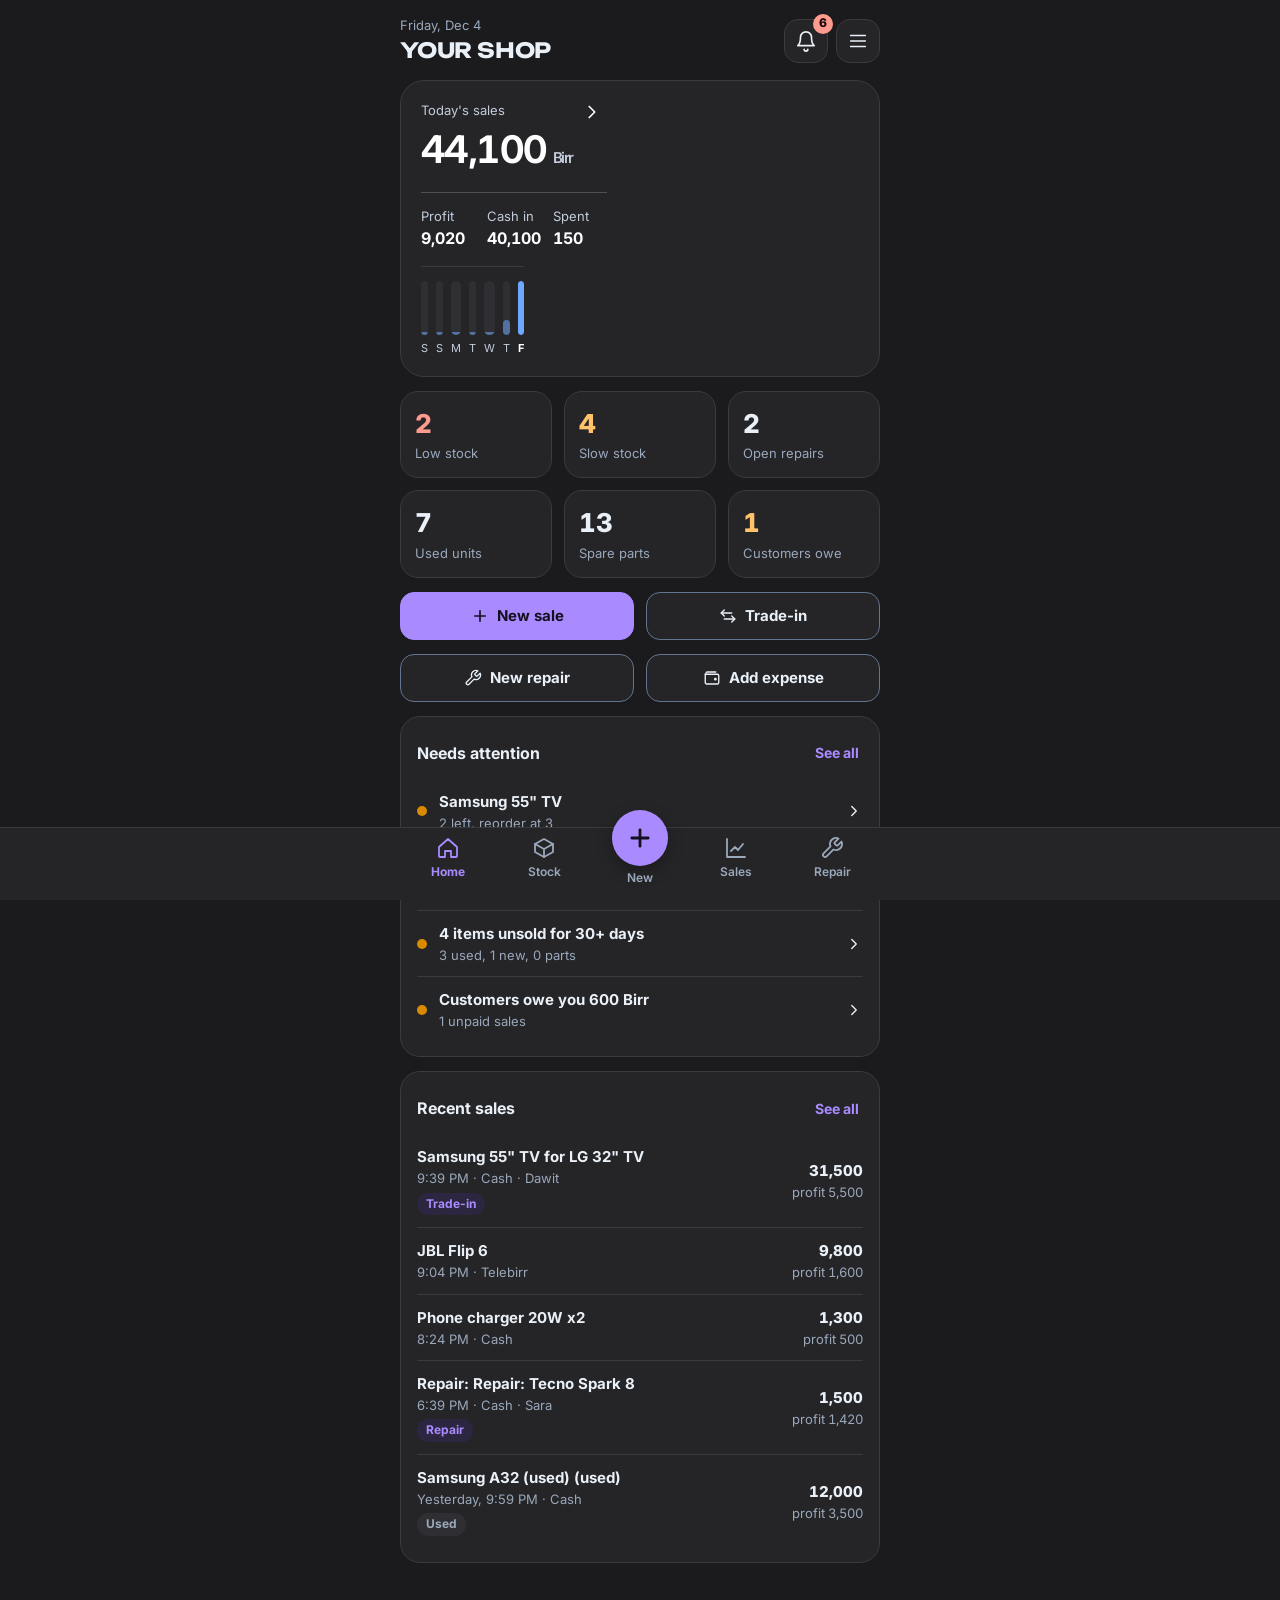
<file: looks/shop-1/index.html>
<!doctype html>
<html lang="en">
<head>
<meta charset="utf-8">
<meta name="viewport" content="width=device-width,initial-scale=1,viewport-fit=cover">
<title>Shop Stock (preview)</title>
<meta name="theme-color" content="#1B1B1D">
<meta name="mobile-web-app-capable" content="yes">
<meta name="apple-mobile-web-app-capable" content="yes">
<meta name="apple-mobile-web-app-title" content="Shop Stock (preview)">
<link rel="manifest" href="manifest.webmanifest">
<link rel="icon" href="icon-192.png">
<link rel="apple-touch-icon" href="apple-touch-icon.png">
<link rel="stylesheet" href="https://fonts.googleapis.com/css2?family=Inter:wght@400;500;600;700;800&family=Unbounded:wght@600;700&family=Noto+Sans+Ethiopic:wght@400;600;700&display=swap">
<style>
/* Shop Stock styles. Colors come from CSS variables that the app sets from the chosen mode and palette. */
:root{
  --font:'Inter','Noto Sans Ethiopic',system-ui,-apple-system,'Segoe UI',Roboto,sans-serif;
  --bg:#F3F5F7; --surface:#FFFFFF; --ink:#0F1B2D; --muted:#566275; --line:#E1E6EC;
  --field-line:#8793A6; --accent:#0E7C66; --accent-ink:#FFFFFF; --accent-soft:#E2F3EE;
  --hero:#0F1B2D; --hero-ink:#FFFFFF; --hero-muted:#A9B6C6; --hero-line:#2B3A52;
  --bad:#B42318; --bad-bg:#FDE7E5; --warn:#7A4100; --warn-bg:#FFEBCF; --good:#0B6150; --good-bg:#E2F3EE;
  --seg:#E3E8EE; --scrim:rgba(15,27,45,.5);
  --gA-bg:#0B6150; --gA-fg:#FFFFFF; --gB-bg:#BFE6DA; --gB-fg:#0B3D33; --gC-bg:#FFE3A3; --gC-fg:#5C3B00;
  --gD-bg:#F4B58A; --gD-fg:#4A2000; --gE-bg:#D5DAE1; --gE-fg:#243044;
}
*{box-sizing:border-box}
html{color-scheme:light}
html[data-mode="dark"]{color-scheme:dark}
body{margin:0;background:var(--bg);color:var(--ink);font-family:var(--font);font-size:15px;line-height:1.4;padding-inline:16px;padding-block:calc(16px + env(safe-area-inset-top,0px)) 112px;-webkit-text-size-adjust:100%}
html[data-size="large"] body{zoom:1.14}
body.nonav{padding-bottom:40px}
#app{max-width:480px;margin-inline:auto;display:flex;flex-direction:column;gap:14px}
h1,h2,h3,p{margin:0}
button,input,select,textarea{font:inherit;color:inherit}
button{cursor:pointer}
:focus-visible{outline:3px solid var(--accent);outline-offset:2px}
small{font-size:13px;color:var(--muted)}
.num{font-variant-numeric:tabular-nums}
.top{display:flex;justify-content:space-between;align-items:center;gap:12px}
.top h1{font-size:24px;font-weight:800;letter-spacing:-.2px;overflow-wrap:anywhere}
.top .acts{display:flex;gap:8px;flex:none}
.sub{font-size:13px;color:var(--muted);margin-top:2px}
.pagehead{display:flex;align-items:center;gap:12px}
.pagehead h1{font-size:22px;font-weight:800;flex:1;min-width:0;overflow-wrap:anywhere}
.iconbtn{flex:none;width:44px;height:44px;border-radius:14px;border:1px solid var(--line);background:var(--surface);color:var(--ink);display:flex;align-items:center;justify-content:center;padding:0;position:relative}
.iconbtn.primary{background:var(--accent);border-color:var(--accent);color:var(--accent-ink)}
.badge{position:absolute;top:-6px;right:-6px;min-width:20px;height:20px;border-radius:10px;background:var(--bad);color:#fff;font-size:12px;font-weight:800;display:flex;align-items:center;justify-content:center;padding:0 5px}
[data-mode="dark"] .badge{color:#1A0505}
.card{background:var(--surface);border:1px solid var(--line);border-radius:20px;padding:14px 16px}
.card.flush{padding-block:4px}
.card h3{font-size:16px;font-weight:700;margin-bottom:8px}
.cardhead{display:flex;justify-content:space-between;align-items:center;gap:8px;margin-bottom:4px}
.cardhead h3{margin:0}
.link{min-height:44px;padding:0 4px;border:none;background:transparent;color:var(--accent);font-weight:700;font-size:14px}
.hero{background:var(--hero);color:var(--hero-ink);border-radius:24px;padding:20px;display:flex;flex-direction:column;gap:16px;border:none;width:100%;text-align:left;font:inherit}
button.hero{cursor:pointer}
.hero .label{font-size:13px;color:var(--hero-muted)}
.hero .big{font-size:38px;font-weight:800;letter-spacing:-.5px;margin-top:4px}
.hero .big span{font-size:15px;font-weight:600;color:var(--hero-muted);margin-left:6px}
.hero .toprow{display:flex;justify-content:space-between;align-items:flex-start;gap:8px}
.hero .stats{display:grid;grid-template-columns:repeat(3,minmax(0,1fr));gap:12px;border-top:1px solid var(--hero-line);padding-top:14px}
.hero .stats b{display:block;font-size:16px;margin-top:2px}
.tiles{display:grid;grid-template-columns:repeat(3,minmax(0,1fr));gap:12px}
.tile{background:var(--surface);border:1px solid var(--line);border-radius:18px;padding:14px;text-align:left;display:block;width:100%;color:var(--ink)}
.tile b{display:block;font-size:26px;font-weight:800}
.tile span{font-size:13px;color:var(--muted)}
.tiles2{display:grid;grid-template-columns:repeat(2,minmax(0,1fr));gap:12px}
.btn{min-height:48px;border-radius:14px;border:1px solid var(--field-line);background:var(--surface);color:var(--ink);font-weight:700;padding:0 16px;display:inline-flex;align-items:center;justify-content:center;gap:8px;text-align:center}
.btn.primary{background:var(--accent);border-color:var(--accent);color:var(--accent-ink)}
.btn.danger{color:var(--bad);border-color:var(--bad)}
.btn.armed,.btn.dangerfill{background:var(--bad);color:#fff;border-color:var(--bad)}
[data-mode="dark"] .btn.armed,[data-mode="dark"] .btn.dangerfill{color:#1A0505}
.btn.sm{min-height:44px;font-size:14px}
.btn[disabled]{opacity:.45;cursor:not-allowed}
.btn.wide{width:100%}
.btns{display:flex;gap:12px}
.btns>*{flex:1}
.chips{display:flex;gap:8px;overflow-x:auto;padding-bottom:2px;scrollbar-width:none}
.chips::-webkit-scrollbar{display:none}
.chip{flex:none;min-height:44px;min-width:44px;padding:0 16px;border-radius:999px;border:1px solid var(--field-line);background:var(--surface);font-weight:600;font-size:14px}
.chip[aria-pressed="true"]{background:var(--ink);color:var(--bg);border-color:var(--ink)}
.seg{display:flex;gap:4px;padding:4px;border-radius:16px;background:var(--seg)}
.seg button{flex:1;min-height:44px;border-radius:12px;border:none;background:transparent;font-weight:700;font-size:14px;padding:0 6px}
.seg button[aria-pressed="true"]{background:var(--ink);color:var(--bg)}
.search{display:flex;align-items:center;gap:10px;min-height:48px;border-radius:14px;border:1px solid var(--field-line);background:var(--surface);padding:0 14px;color:var(--muted)}
.search input{flex:1;min-width:0;border:none;background:transparent;outline:none;min-height:46px;color:var(--ink)}
.row{display:flex;align-items:center;gap:12px;width:100%;padding:12px 0;border:none;border-bottom:1px solid var(--line);background:transparent;text-align:left;min-height:64px;color:var(--ink)}
.row:last-child{border-bottom:none}
.row .grow{flex:1;min-width:0;display:flex;flex-direction:column;gap:2px}
.row .grow b{font-weight:700;overflow-wrap:anywhere}
.row .end{text-align:right;display:flex;flex-direction:column;gap:2px;align-items:flex-end}
.row .end b{font-weight:800}
.row.off{opacity:.6}
.row.off .grow b{text-decoration:line-through}
.tag{display:inline-block;font-size:12px;font-weight:700;padding:3px 9px;border-radius:999px;white-space:nowrap}
.tag.bad{background:var(--bad-bg);color:var(--bad)}
.tag.warn{background:var(--warn-bg);color:var(--warn)}
.tag.good{background:var(--good-bg);color:var(--good)}
.tag.info{background:var(--accent-soft);color:var(--accent)}
.tag.gray{background:var(--seg);color:var(--muted)}
.tags{display:flex;gap:6px;flex-wrap:wrap;margin-top:3px}
.grade{flex:none;width:44px;height:44px;border-radius:14px;display:flex;align-items:center;justify-content:center;font-size:20px;font-weight:800}
.gA{background:var(--gA-bg);color:var(--gA-fg)}.gB{background:var(--gB-bg);color:var(--gB-fg)}.gC{background:var(--gC-bg);color:var(--gC-fg)}
.gD{background:var(--gD-bg);color:var(--gD-fg)}.gE{background:var(--gE-bg);color:var(--gE-fg)}
.stockn{font-size:22px;font-weight:800}
.banner{display:flex;align-items:center;gap:12px;background:var(--warn-bg);color:var(--warn);border-radius:16px;padding:12px 14px;font-size:13px}
.banner span{flex:1}
.banner button{flex:none;min-height:44px;padding:0 12px;border-radius:12px;border:1px solid currentColor;background:transparent;font-weight:700;color:inherit}
.okbox{background:var(--good-bg);color:var(--good);border-radius:16px;padding:12px 14px;font-size:14px;display:flex;gap:10px;align-items:flex-start}
.okbox span{flex:1}
.warnbox{background:var(--warn-bg);color:var(--warn);border-radius:14px;padding:10px 12px;font-size:13px;font-weight:600}
.empty{padding:22px 8px;text-align:center;color:var(--muted);font-size:14px}
.field{display:flex;flex-direction:column;gap:6px;font-size:13px;font-weight:600;color:var(--muted)}
.field input,.field select,.field textarea{width:100%;min-height:48px;border-radius:14px;border:1px solid var(--field-line);background:var(--surface);padding:0 14px;font-size:16px;color:var(--ink)}
.field textarea{padding:12px 14px;min-height:96px;resize:vertical}
.field small{font-weight:500}
.field.err input,.field.err textarea{border-color:var(--bad)}
.form{display:flex;flex-direction:column;gap:12px}
.grid2{display:grid;grid-template-columns:repeat(2,minmax(0,1fr));gap:12px}
.facts{display:grid;grid-template-columns:repeat(2,minmax(0,1fr));gap:12px 16px}
.facts div small{display:block}
.facts div b{display:block;margin-top:2px;overflow-wrap:anywhere}
.sum{display:flex;flex-direction:column;gap:10px}
.sum .l{display:flex;justify-content:space-between;gap:12px;font-size:14px}
.sum .l span:first-child{color:var(--muted)}
.sum .total{border-top:1px solid var(--line);padding-top:12px;display:flex;justify-content:space-between;align-items:baseline;gap:12px}
.sum .total b{font-size:28px;font-weight:800;color:var(--accent)}
.sum .total b.out{color:var(--warn)}
.steps{display:flex;flex-direction:column;gap:8px;font-size:13px;line-height:1.4}
.steps div{display:flex;gap:10px;align-items:flex-start}
.steps svg{flex:none;margin-top:1px;color:var(--good)}
.err{background:var(--bad-bg);color:var(--bad);border-radius:12px;padding:10px 12px;font-size:14px;font-weight:600}
.scrim{position:fixed;inset:0;background:var(--scrim);display:flex;align-items:flex-end;justify-content:center;z-index:30}
.scrim.center{align-items:center;padding:16px;z-index:50}
.panel{width:100%;max-width:480px;max-height:92%;overflow-y:auto;background:var(--surface);color:var(--ink);border-radius:24px 24px 0 0;padding:16px 16px calc(24px + env(safe-area-inset-bottom,0px));display:flex;flex-direction:column;gap:14px;outline:none}
.scrim.center .panel{border-radius:24px;max-height:86%}
.panel .head{display:flex;justify-content:space-between;align-items:flex-start;gap:12px}
.panel h2{font-size:20px;font-weight:800;overflow-wrap:anywhere}
.divider{border:none;border-top:1px solid var(--line);margin:2px 0;width:100%}
.nav{position:fixed;left:0;right:0;bottom:0;background:var(--surface);border-top:1px solid var(--line);z-index:20;padding:8px 8px calc(8px + env(safe-area-inset-bottom,0px))}
.nav .in{max-width:480px;margin-inline:auto;display:flex;justify-content:space-around;align-items:flex-start}
.nav button{width:66px;min-height:56px;border:none;background:transparent;display:flex;flex-direction:column;align-items:center;gap:4px;font-size:12px;font-weight:600;color:var(--muted);padding:0}
.nav button[aria-current="page"]{color:var(--accent);font-weight:700}
.nav .mid{margin-top:-26px}
.nav .mid .disc{width:56px;height:56px;border-radius:50%;background:var(--accent);color:var(--accent-ink);display:flex;align-items:center;justify-content:center;box-shadow:0 6px 16px rgba(0,0,0,.28)}
.toast{position:fixed;left:50%;transform:translateX(-50%);bottom:calc(100px + env(safe-area-inset-bottom,0px));background:var(--ink);color:var(--bg);padding:12px 18px;border-radius:14px;font-size:14px;font-weight:600;z-index:60;max-width:calc(100% - 32px);text-align:center}
.catgrid{display:grid;grid-template-columns:repeat(2,minmax(0,1fr));gap:12px}
.catcard{background:var(--surface);border:1px solid var(--line);border-radius:20px;padding:16px;text-align:left;display:flex;flex-direction:column;gap:6px;min-height:112px;color:var(--ink)}
.catcard .ci{width:40px;height:40px;border-radius:12px;background:var(--accent-soft);color:var(--accent);display:flex;align-items:center;justify-content:center}
.catcard b{font-size:16px}
.stepper{display:flex;align-items:center;gap:6px}
.stepper button{width:44px;height:44px;border-radius:12px;border:1px solid var(--field-line);background:var(--surface);font-size:20px;font-weight:700;line-height:1;padding:0}
.stepper b{min-width:28px;text-align:center}
.unitlist{display:flex;flex-direction:column;border:1px solid var(--line);border-radius:14px;max-height:260px;overflow-y:auto}
.unit{display:flex;align-items:center;gap:12px;min-height:48px;padding:6px 12px;border-bottom:1px solid var(--line);font-size:15px;cursor:pointer}
.unit:last-child{border-bottom:none}
.unit input{width:22px;height:22px;flex:none;accent-color:var(--accent)}
.unit[hidden]{display:none}
.unit.taken{opacity:.5}
.dayhead{display:flex;justify-content:space-between;align-items:baseline;padding:14px 0 2px;font-size:13px;font-weight:700;color:var(--muted)}
.cartline{padding:12px 0;border-bottom:1px solid var(--line);display:flex;flex-direction:column;gap:8px}
.cartline:last-child{border-bottom:none}
.cartline .top2{display:flex;justify-content:space-between;gap:8px;align-items:flex-start}
.cartline .top2 b{overflow-wrap:anywhere}
.kv{display:flex;justify-content:space-between;gap:12px;padding:6px 0;font-size:14px}
.kv span:first-child{color:var(--muted)}
.swatches{display:grid;grid-template-columns:repeat(3,minmax(0,1fr));gap:10px}
.swatch{border:2px solid var(--line);border-radius:16px;background:var(--surface);padding:10px;display:flex;flex-direction:column;gap:8px;align-items:flex-start;color:var(--ink);min-height:44px}
.swatch[aria-pressed="true"]{border-color:var(--accent)}
.swatch .dots{display:flex;gap:4px}
.swatch .dots i{width:22px;height:22px;border-radius:50%;display:block;border:1px solid rgba(128,128,128,.4)}
.swatch span{font-size:13px;font-weight:700}
.qa{display:grid;grid-template-columns:repeat(2,minmax(0,1fr));gap:12px}
.qa button{min-height:76px;border-radius:18px;border:1px solid var(--line);background:var(--surface);display:flex;flex-direction:column;align-items:flex-start;justify-content:center;gap:6px;padding:12px 14px;font-weight:700;color:var(--ink);text-align:left}
.qa button .ci{color:var(--accent)}
.menulist{display:flex;flex-direction:column}
.menulist button{display:flex;align-items:center;gap:14px;min-height:60px;border:none;border-bottom:1px solid var(--line);background:transparent;text-align:left;width:100%;padding:8px 0;color:var(--ink)}
.menulist button:last-child{border-bottom:none}
.menulist .ci{width:40px;height:40px;border-radius:12px;background:var(--accent-soft);color:var(--accent);display:flex;align-items:center;justify-content:center;flex:none}
.menulist .grow{flex:1;min-width:0}
.menulist b{display:block}
.alert{display:flex;gap:12px;align-items:flex-start;padding:12px 0;border-bottom:1px solid var(--line)}
.alert:last-child{border-bottom:none}
.alert .dot{flex:none;width:10px;height:10px;border-radius:50%;margin-top:6px}
.alert .dot.bad{background:var(--bad)}.alert .dot.warn{background:#D98A00}.alert .dot.info{background:var(--accent)}
.alert .grow{flex:1;min-width:0}
.alert .grow b{display:block}
.alert .acts{display:flex;gap:4px;flex-wrap:wrap;margin-top:4px}
.alert .acts button{min-height:44px;padding:0 10px;border:none;background:transparent;color:var(--accent);font-weight:700;font-size:14px}
.alert .acts button.muted{color:var(--muted);font-weight:600}
.lockbox{min-height:60vh;display:flex;flex-direction:column;justify-content:center;gap:14px}
.mono{font-family:ui-monospace,SFMono-Regular,Menlo,Consolas,monospace;font-size:14px;overflow-wrap:anywhere}
.rcpt{white-space:pre-wrap;font-family:ui-monospace,SFMono-Regular,Menlo,Consolas,monospace;font-size:13px;background:var(--bg);border:1px solid var(--line);border-radius:14px;padding:12px;overflow-wrap:anywhere}
.progress{height:8px;border-radius:4px;background:var(--seg);overflow:hidden}
.progress i{display:block;height:8px;background:var(--accent)}
@media (prefers-reduced-motion: no-preference){.panel{animation:rise .18s ease-out}@keyframes rise{from{transform:translateY(24px);opacity:.6}to{transform:none;opacity:1}}}

/* v3: charcoal, wide headings, custom colors */
body{background-color:var(--bg)}
.top h1{font-family:'Unbounded','Inter',sans-serif;text-transform:uppercase;font-weight:700;font-size:21px;letter-spacing:-.01em}
.card,.flush,.tile{border:1.5px solid var(--line);box-shadow:none}
.hero{background:var(--surface)!important;border:1.5px solid var(--line);border-radius:24px;box-shadow:none}
.hero .big{font-weight:700;letter-spacing:-.04em}
.wk{display:flex;gap:8px;border-top:1px solid var(--line);padding-top:14px}
.wc{flex:1;display:flex;flex-direction:column;align-items:center;gap:6px;font-size:11px;color:var(--hero-muted)}
.wb{width:100%;height:54px;border-radius:8px;background:var(--seg);display:flex;align-items:flex-end;overflow:hidden}
.wb i{display:block;width:100%;border-radius:8px;background:var(--bar);opacity:.55}.wc.on .wb i{opacity:1}.wc.on{color:var(--hero-ink);font-weight:700}
.cpick{display:grid;grid-template-columns:repeat(2,1fr);gap:10px;margin:6px 0 10px}.cpick label{display:flex;flex-direction:column;gap:6px;font-size:12px;color:var(--muted)}
.cpick input{width:100%;height:46px;border:1.5px solid var(--line);border-radius:12px;background:var(--surface);padding:3px}
html[data-mode="dark"] .tab.add .plus,html[data-mode="dark"] .fab{background:#fff;color:#111}

</style>
</head>
<body>
<div id="app"></div>
<div id="sheetRoot"></div>
<div id="confRoot"></div>
<nav class="nav" id="nav" aria-label="Main"><div class="in" id="navIn"></div></nav>
<div id="toast" class="toast" role="status" aria-live="polite" hidden></div>
<script>
(function(){
'use strict';
window.__REGISTER_SW__=false;
/* Shop Stock core: constants, helpers, icons, themes, saved data (load, migrate, save), example data, activity log. */
var KEY='shop-stock.preview', DAY=86400000, storageOK=true;
var db=null;
var CATS=['Phones','TVs','Computers','Audio','Accessories','Appliances','Networking','Gaming','Wearables','Cameras','Power'];
var DEV_CATS=['phone','tv','computer','other'];
var DEV_CAT_LABEL={phone:'Smartphones',tv:'TVs',computer:'Computers',other:'Others'};
var PART_TYPES={
  phone:['Motherboard','Screen','Battery','Speaker','Camera','Charging port','Back cover','Flex cable','Buttons','SIM tray','Other'],
  tv:['Main board','Power board','T-con board','Backlight strip','Panel','Remote','Speaker','Stand','Other'],
  computer:['Motherboard','Screen','Battery','Keyboard','RAM','SSD or HDD','Charger','Fan','Charging port','Other'],
  other:['Motherboard','Power board','Motor','Screen','Speaker','Other']
};
var APART_DEFAULTS={
  phone:[['Motherboard',4],['Screen',3],['Battery',1],['Speaker',1]],
  tv:[['Main board',3],['Power board',2],['T-con board',1],['Speaker',1]],
  computer:[['Motherboard',4],['Screen',3],['Battery',1],['Keyboard',1]],
  other:[['Motherboard',3],['Power board',2],['Other',1]]
};
var GRADES={A:'Like new',B:'Good, minor wear',C:'Works, visible wear',D:'Faulty, repairable',E:'Very poor'};
var METHODS=['Cash','Telebirr','Bank'];
var EXP_CATS=['Spare parts','Used devices','Transport','Rent','Salaries','Utilities','Other'];
var STOCK_EXP=['Spare parts','Used devices'];
var REPAIR_STATUS=['received','diagnosing','waiting','ready','delivered'];
var REASONS_UNDO=['Wrong item','Wrong price','Customer returned it','Entered twice','Other'];
var REASONS_DISC=['Customer bargained','Bulk purchase','Small damage','Regular customer','Other'];
var REASONS_FIX=['Recount','Damaged','Lost or stolen','Returned to supplier','Other'];
var SLOW_OPTIONS=[7,14,30,45,60,90];

/* ---------- small helpers ---------- */
var uid=function(){return Math.random().toString(36).slice(2,10)+Date.now().toString(36).slice(-3);};
var esc=function(s){return String(s==null?'':s).replace(/[&<>"']/g,function(c){return {'&':'&amp;','<':'&lt;','>':'&gt;','"':'&quot;',"'":'&#39;'}[c];});};
var fmt=function(n){return Math.round(Number(n)||0).toLocaleString('en-US');};
var num=function(v){var n=parseFloat(String(v==null?'':v).replace(/,/g,''));return isFinite(n)&&n>0?n:0;};
var $=function(s){return document.querySelector(s);};
var clone=function(o){return JSON.parse(JSON.stringify(o));};
var extend=function(a,b){for(var k in b)if(Object.prototype.hasOwnProperty.call(b,k))a[k]=b[k];return a;};
var find=function(arr,id){for(var i=0;i<arr.length;i++)if(arr[i].id===id)return arr[i];return null;};
var cap=function(s){return s.charAt(0).toUpperCase()+s.slice(1);};
var pad=function(n){return n<10?'0'+n:''+n;};
var sum=function(arr,f){return arr.reduce(function(a,x){return a+(f(x)||0);},0);};
var uniq=function(arr){var o={},r=[];arr.forEach(function(x){if(!o[x]){o[x]=1;r.push(x);}});return r;};

/* ---------- dates ---------- */
var startOfDay=function(ts){var d=new Date(ts);d.setHours(0,0,0,0);return d.getTime();};
var addDays=function(ts,n){var d=new Date(ts);d.setDate(d.getDate()+n);return d.getTime();};
var daysSince=function(ts){return Math.floor((Date.now()-ts)/DAY);};
var isToday=function(ts){return startOfDay(ts)===startOfDay(Date.now());};
var ymd=function(ts){var d=new Date(ts);return d.getFullYear()+'-'+pad(d.getMonth()+1)+'-'+pad(d.getDate());};
var fromYmd=function(s){var m=/^(\d{4})-(\d{2})-(\d{2})$/.exec(s||'');return m?new Date(+m[1],+m[2]-1,+m[3]).getTime():0;};
function loc(){return {en:'en-US',am:'am-ET',om:'om-ET'}[db&&db.settings?db.settings.lang:'en']||'en-US';}
function dfmt(ts,o){try{return new Date(ts).toLocaleDateString(loc(),o);}catch(e){return new Date(ts).toLocaleDateString('en-US',o);}}
function tfmt(ts){try{return new Date(ts).toLocaleTimeString(loc(),{hour:'numeric',minute:'2-digit'});}catch(e){return new Date(ts).toLocaleTimeString('en-US',{hour:'numeric',minute:'2-digit'});}}
function fmtDate(ts){return dfmt(ts,{month:'short',day:'numeric',year:'numeric'});}
function dayLabel(ts){
  var s=startOfDay(ts),t=startOfDay(Date.now());
  if(s===t)return T('Today');if(s===addDays(t,-1))return T('Yesterday');
  return dfmt(ts,{weekday:'short',month:'short',day:'numeric'});
}
function whenLabel(ts){return isToday(ts)?tfmt(ts):dayLabel(ts)+', '+tfmt(ts);}
function ageLabel(ts){var d=daysSince(ts);return d<=0?T('today'):T('{n} days',{n:d});}
function weekStart(ts){var d=new Date(startOfDay(ts)),ws=db.settings.weekStart,diff=(d.getDay()-ws+7)%7;return addDays(d.getTime(),-diff);}

/* ---------- serial numbers and IMEI ---------- */
function luhn(s){var sum=0,alt=false;for(var i=s.length-1;i>=0;i--){var n=s.charCodeAt(i)-48;if(alt){n*=2;if(n>9)n-=9;}sum+=n;alt=!alt;}return sum%10===0;}
function mkImei(base14){var s=String(base14),sum=0,alt=true;for(var i=s.length-1;i>=0;i--){var n=s.charCodeAt(i)-48;if(alt){n*=2;if(n>9)n-=9;}sum+=n;alt=!alt;}return s+((10-sum%10)%10);}
function parseSerials(txt){var seen={},out=[];String(txt||'').split(/[\n,;]+/).forEach(function(x){x=x.trim();if(x&&!seen[x.toLowerCase()]){seen[x.toLowerCase()]=1;out.push(x);}});return out;}
function serialWarn(s,isPhone){
  if(!isPhone)return '';
  if(/^\d+$/.test(s)){if(s.length!==15)return 'len';if(!luhn(s))return 'luhn';}
  return '';
}
function serialInUse(s,ignoreUsedId){
  s=s.toLowerCase();
  return db.items.some(function(i){return i.serials.some(function(x){return x.toLowerCase()===s;});})||
         db.used.some(function(u){return u.id!==ignoreUsedId&&u.status==='stock'&&u.imei&&u.imei.toLowerCase()===s;});
}
function analyzeSerials(txt,isPhone,ignoreUsedId){
  var raw=String(txt||'').split(/[\n,;]+/).map(function(x){return x.trim();}).filter(Boolean),seen={},dupInput=[],list=[],inStock=[],warn=[];
  raw.forEach(function(x){var k=x.toLowerCase();if(seen[k]){dupInput.push(x);return;}seen[k]=1;list.push(x);if(serialInUse(x,ignoreUsedId))inStock.push(x);var w=serialWarn(x,isPhone);if(w)warn.push({s:x,w:w});});
  return {list:list,dupInput:dupInput,inStock:inStock,warn:warn};
}

/* ---------- icons ---------- */
var ic=function(d,s,w){s=s||24;w=w||1.8;return '<svg width="'+s+'" height="'+s+'" viewBox="0 0 24 24" fill="none" stroke="currentColor" stroke-width="'+w+'" stroke-linecap="round" stroke-linejoin="round" aria-hidden="true">'+d+'</svg>';};
var I={
  home:'<path d="M3 11l9-8 9 8v9a1 1 0 0 1-1 1h-5v-6H9v6H4a1 1 0 0 1-1-1z"/>',
  box:'<path d="M21 8l-9-5-9 5v8l9 5 9-5z"/><path d="M3 8l9 5 9-5"/><path d="M12 13v8"/>',
  swap:'<path d="M7 4L3 8l4 4"/><path d="M3 8h14"/><path d="M17 20l4-4-4-4"/><path d="M21 16H7"/>',
  phone:'<rect x="7" y="2" width="10" height="20" rx="2"/><path d="M11 18h2"/>',
  tv:'<rect x="2" y="4" width="20" height="13" rx="2"/><path d="M8 21h8M12 17v4"/>',
  laptop:'<rect x="4" y="4" width="16" height="11" rx="1.5"/><path d="M2 19h20"/>',
  chip:'<rect x="6" y="6" width="12" height="12" rx="2"/><path d="M9 2v3M15 2v3M9 19v3M15 19v3M2 9h3M2 15h3M19 9h3M19 15h3"/>',
  plus:'<path d="M12 5v14M5 12h14"/>',
  minus:'<path d="M5 12h14"/>',
  x:'<path d="M6 6l12 12M18 6L6 18"/>',
  search:'<circle cx="11" cy="11" r="7"/><path d="M21 21l-4.3-4.3"/>',
  check:'<path d="M5 13l4 4L19 7"/>',
  bell:'<path d="M6 8a6 6 0 0 1 12 0c0 7 3 9 3 9H3s3-2 3-9"/><path d="M10 21a2 2 0 0 0 4 0"/>',
  menu:'<path d="M4 6h16M4 12h16M4 18h16"/>',
  wrench:'<path d="M14.7 6.3a1 1 0 0 0 0 1.4l1.6 1.6a1 1 0 0 0 1.4 0l3.77-3.77a6 6 0 0 1-7.94 7.94l-6.91 6.91a2.12 2.12 0 0 1-3-3l6.91-6.91a6 6 0 0 1 7.94-7.94l-3.76 3.76z"/>',
  receipt:'<path d="M5 3h14v18l-3-2-2 2-2-2-2 2-2-2-3 2z"/><path d="M9 8h6M9 12h6"/>',
  chart:'<path d="M3 3v18h18"/><path d="M7 15l4-4 3 3 5-6"/>',
  trash:'<path d="M3 6h18M8 6V4h8v2M6 6l1 14h10l1-14"/>',
  undo:'<path d="M9 14L4 9l5-5"/><path d="M4 9h10a6 6 0 0 1 0 12h-3"/>',
  share:'<circle cx="18" cy="5" r="3"/><circle cx="6" cy="12" r="3"/><circle cx="18" cy="19" r="3"/><path d="M8.6 13.5l6.8 4M15.4 6.5l-6.8 4"/>',
  download:'<path d="M12 3v12M7 10l5 5 5-5M4 21h16"/>',
  clock:'<circle cx="12" cy="12" r="9"/><path d="M12 7v5l3 2"/>',
  wallet:'<path d="M3 7h16a2 2 0 0 1 2 2v9a2 2 0 0 1-2 2H5a2 2 0 0 1-2-2z"/><path d="M3 7l2-3h12"/><circle cx="16.5" cy="13.5" r="1"/>',
  back:'<path d="M15 18l-6-6 6-6"/>',
  chev:'<path d="M9 6l6 6-6 6"/>',
  activity:'<path d="M3 12h4l3-8 4 16 3-8h4"/>',
  alert:'<path d="M12 3l10 18H2z"/><path d="M12 10v5M12 18h.01"/>',
  gear:'<circle cx="12" cy="12" r="3"/><path d="M19.4 15a1.7 1.7 0 0 0 .3 1.8l.1.1a2 2 0 1 1-2.8 2.8l-.1-.1a1.7 1.7 0 0 0-1.8-.3 1.7 1.7 0 0 0-1 1.5V21a2 2 0 1 1-4 0v-.1a1.7 1.7 0 0 0-1.1-1.5 1.7 1.7 0 0 0-1.8.3l-.1.1a2 2 0 1 1-2.8-2.8l.1-.1a1.7 1.7 0 0 0 .3-1.8 1.7 1.7 0 0 0-1.5-1H3a2 2 0 1 1 0-4h.1a1.7 1.7 0 0 0 1.5-1.1 1.7 1.7 0 0 0-.3-1.8l-.1-.1a2 2 0 1 1 2.8-2.8l.1.1a1.7 1.7 0 0 0 1.8.3H9a1.7 1.7 0 0 0 1-1.5V3a2 2 0 1 1 4 0v.1a1.7 1.7 0 0 0 1 1.5 1.7 1.7 0 0 0 1.8-.3l.1-.1a2 2 0 1 1 2.8 2.8l-.1.1a1.7 1.7 0 0 0-.3 1.8V9a1.7 1.7 0 0 0 1.5 1H21a2 2 0 1 1 0 4h-.1a1.7 1.7 0 0 0-1.5 1z"/>',
  users:'<circle cx="9" cy="8" r="4"/><path d="M2 21a7 7 0 0 1 14 0"/><path d="M16 4a4 4 0 0 1 0 8M22 21a7 7 0 0 0-4-6"/>',
  globe:'<circle cx="12" cy="12" r="9"/><path d="M3 12h18M12 3a14 14 0 0 1 0 18M12 3a14 14 0 0 0 0 18"/>',
  palette:'<path d="M12 3a9 9 0 1 0 0 18c1.2 0 2-.8 2-1.8 0-.5-.2-.9-.5-1.2-.3-.3-.5-.7-.5-1.2 0-1 .8-1.8 1.8-1.8H17a4 4 0 0 0 4-4C21 6.5 17 3 12 3z"/><circle cx="7.5" cy="11" r="1"/><circle cx="10" cy="7" r="1"/><circle cx="15" cy="7" r="1"/>',
  star:'<path d="M12 3l2.7 5.6 6.1.9-4.4 4.3 1 6.1L12 17l-5.4 2.9 1-6.1L3.2 9.5l6.1-.9z"/>'
};

/* ---------- themes: a mode (light or dark) plus a color palette ---------- */
var MODES={
  light:{'bg':'#F3F5F7','surface':'#FFFFFF','ink':'#0F1B2D','muted':'#566275','line':'#E1E6EC','field-line':'#8793A6','seg':'#E3E8EE','scrim':'rgba(15,27,45,.5)',
    'bad':'#B42318','bad-bg':'#FDE7E5','warn':'#7A4100','warn-bg':'#FFEBCF','good':'#0B6150','good-bg':'#E2F3EE',
    'gA-bg':'#0B6150','gA-fg':'#FFFFFF','gB-bg':'#BFE6DA','gB-fg':'#0B3D33','gC-bg':'#FFE3A3','gC-fg':'#5C3B00','gD-bg':'#F4B58A','gD-fg':'#4A2000','gE-bg':'#D5DAE1','gE-fg':'#243044',
    'hero-ink':'#FFFFFF','hero-muted':'#C3CCDA','hero-line':'rgba(255,255,255,.2)'},
  dark:{'bg':'#0B121C','surface':'#131D2B','ink':'#EAF0F7','muted':'#9AA8BB','line':'#243247','field-line':'#62748E','seg':'#1B2738','scrim':'rgba(0,0,0,.65)',
    'bad':'#FF9A90','bad-bg':'#3A1C1C','warn':'#FFC46B','warn-bg':'#3A2A10','good':'#7FD6C0','good-bg':'#12342C',
    'gA-bg':'#3CC5A3','gA-fg':'#04231B','gB-bg':'#1F4A40','gB-fg':'#BFE6DA','gC-bg':'#4A3A12','gC-fg':'#FFE3A3','gD-bg':'#55301A','gD-fg':'#F4B58A','gE-bg':'#2A3547','gE-fg':'#C5CEDB',
    'hero-ink':'#FFFFFF','hero-muted':'#C3CCDA','hero-line':'rgba(255,255,255,.2)'}
};
var PALETTES={
  violet:{name:'Violet',light:{'accent':'#6D4FD8','accent-ink':'#FFFFFF','accent-soft':'#EFEAFC','hero':'#FFFFFF'},dark:{'accent':'#A98BFF','accent-ink':'#14101F','accent-soft':'#2C2640','hero':'#252528'}},
  teal:{name:'Teal',light:{'accent':'#0E7C66','accent-ink':'#FFFFFF','accent-soft':'#E2F3EE','hero':'#0F1B2D'},dark:{'accent':'#3CC5A3','accent-ink':'#04231B','accent-soft':'#12342C','hero':'#1B2A40'}},
  ocean:{name:'Ocean',light:{'accent':'#1D5FD1','accent-ink':'#FFFFFF','accent-soft':'#E4EDFC','hero':'#0E2347'},dark:{'accent':'#6AA5FF','accent-ink':'#061631','accent-soft':'#15294D','hero':'#16305C'}},
  sunset:{name:'Sunset',light:{'accent':'#B4470C','accent-ink':'#FFFFFF','accent-soft':'#FCEBDD','hero':'#3A1A0A'},dark:{'accent':'#FFA05A','accent-ink':'#2A1100','accent-soft':'#43260F','hero':'#47260F'}},
  forest:{name:'Forest',light:{'accent':'#2E7D32','accent-ink':'#FFFFFF','accent-soft':'#E5F2E5','hero':'#12281A'},dark:{'accent':'#7ED47F','accent-ink':'#0A2A0B','accent-soft':'#173522','hero':'#1B3A26'}},
  royal:{name:'Royal',light:{'accent':'#6A3FC9','accent-ink':'#FFFFFF','accent-soft':'#EEE8FB','hero':'#1D1240'},dark:{'accent':'#B79BFF','accent-ink':'#1C0B45','accent-soft':'#2A1F55','hero':'#2A1E5C'}},
  graphite:{name:'Graphite',light:{'accent':'#2B3544','accent-ink':'#FFFFFF','accent-soft':'#E6E9EE','hero':'#11151B'},dark:{'accent':'#D5DBE5','accent-ink':'#0D1117','accent-soft':'#252E3B','hero':'#222A36'}}
};
function isDark(){var m=db.settings.mode;return m==='dark'||(m==='auto'&&!!window.matchMedia&&matchMedia('(prefers-color-scheme: dark)').matches);}
function applyTheme(){
  var s=db.settings,dk=isDark(),root=document.documentElement,p=PALETTES[s.palette]||PALETTES.teal,vars=extend(extend({},dk?MODES.dark:MODES.light),p[dk?'dark':'light']);
  if(dk){var B={charcoal:{bg:'#1B1B1D',surface:'#252528',line:'#3A3A3F',seg:'#2F2F33'},black:{bg:'#000000',surface:'#111113',line:'#2A2A2E',seg:'#1A1A1D'},navy:{bg:'#0B0E17',surface:'#141927',line:'#222A3F',seg:'#1B2236'}}[s.bgStyle||'charcoal'];vars.bg=B.bg;vars.surface=B.surface;vars.line=B.line;vars.seg=B.seg;vars.hero=B.surface;}
  var ac=s.cAccent;if(/^#[0-9a-f]{6}$/i.test(ac||'')){var r=parseInt(ac.substr(1,2),16),g=parseInt(ac.substr(3,2),16),bl=parseInt(ac.substr(5,2),16);vars.accent=ac;vars['accent-ink']=(r*.299+g*.587+bl*.114)>150?'#111111':'#FFFFFF';vars['accent-soft']='rgba('+r+','+g+','+bl+',.18)';}
  vars.bar=s.cBar||'#6EA8FE';
  for(var k in vars)root.style.setProperty('--'+k,vars[k]);
  root.setAttribute('data-mode',dk?'dark':'light');
  root.setAttribute('data-size',s.textSize==='large'?'large':'normal');
  root.setAttribute('lang',s.lang==='am'?'am':s.lang==='om'?'om':'en');
  var m=document.querySelector('meta[name="theme-color"]');if(m)m.setAttribute('content',vars['bg']);
}

/* ---------- saved data ---------- */
function defaultSettings(){return {lang:'en',mode:'dark',palette:'violet',ui:3,bgStyle:'charcoal',cAccent:'',cBar:'#6EA8FE',textSize:'normal',slowDays:30,weekStart:1,backupAt:0};}
function emptyDb(){return {v:2,shop:'',demo:false,settings:defaultSettings(),items:[],used:[],parts:[],sales:[],repairs:[],expenses:[],activity:[],alertsDismissed:{},alertsSeen:{}};}
function guessDevCat(name,hasImei){
  var n=String(name||'').toLowerCase();
  if(/\btv\b|television|"|inch/.test(n)&&!/phone/.test(n))return 'tv';
  if(/laptop|computer|\bpc\b|macbook|latitude|thinkpad|desktop|notebook/.test(n))return 'computer';
  return hasImei?'phone':'other';
}
function guessPartCat(name,from){
  var n=String(name||'').toLowerCase();
  if(/power board|t-con|backlight|remote|main board/.test(n))return 'tv';
  if(/keyboard|\bram\b|ssd|hdd/.test(n))return 'computer';
  return from&&from.cat?from.cat:'phone';
}
function migrate(o){
  if(!o||typeof o!=='object'||!Array.isArray(o.items)||!Array.isArray(o.used)||!Array.isArray(o.parts)||!Array.isArray(o.sales))return null;
  var now=Date.now();
  ['repairs','expenses','activity'].forEach(function(k){if(!Array.isArray(o[k]))o[k]=[];});
  o.settings=extend(defaultSettings(),o.settings||{});
  o.alertsDismissed=o.alertsDismissed||{};o.alertsSeen=o.alertsSeen||{};
  if(typeof o.shop!=='string')o.shop='';
  o.items.forEach(function(i){
    i.serials=i.serials||[];i.qty=i.qty||0;i.cost=i.cost||0;i.price=i.price||0;if(i.reorder==null)i.reorder=5;
    if(!i.decision)i.decision=i.price>0?'priced':'undecided';if(!i.ts)i.ts=now;
  });
  o.used.forEach(function(u){
    u.buy=u.buy||0;u.ask=u.ask||0;if(!u.ts)u.ts=now;
    if(!u.cat)u.cat=guessDevCat(u.name,!!u.imei);
    if(!u.decision)u.decision=u.ask>0?'priced':(u.status==='stock'?'undecided':'priced');
    if(u.grade==='E'&&u.notes==='Taken apart')u.notes='';
  });
  o.parts.forEach(function(p){
    if(p.qty==null)p.qty=(p.status==='used'||p.status==='gone')?0:1;
    delete p.status;
    p.cost=p.cost||0;p.price=p.price||0;if(!p.ts)p.ts=now;
    if(!p.cat)p.cat=guessPartCat(p.name,find(o.used,p.fromId));
    if(!p.decision)p.decision=p.price>0?'priced':'undecided';
  });
  o.sales.forEach(function(s){
    if(s.voided==null)s.voided=false;
    if(!Array.isArray(s.payments))s.payments=[];
    if(s.discount==null)s.discount=0;
    if(s.balance==null)s.balance=0;
    if(s.subtotal==null)s.subtotal=s.price;
    if(!Array.isArray(s.lines)){
      s.legacy=true;s.lines=[];
      if(s.kind==='used'&&s.usedId)s.lines.push({kind:'used',refId:s.usedId,name:s.title,price:s.price,cost:s.price-s.profit,qty:1});
      else if(s.kind==='trade'&&s.itemId){s.lines.push({kind:'new',refId:s.itemId,name:s.title,serial:'',qty:1,price:s.price,cost:s.price-s.profit});}
      else if(s.kind==='new'&&s.itemId){var m=/ x(\d+)/.exec(s.title||'');var q=m?parseInt(m[1],10):1;s.lines.push({kind:'new',refId:s.itemId,name:s.title,serial:'',qty:q,price:q?s.price/q:s.price,cost:q?(s.price-s.profit)/q:0});}
      if(s.kind==='trade'&&s.usedId)s.trade={usedId:s.usedId,value:s.value||0};
    }
  });
  o.v=2;return o;
}
function load(){
  try{
    var s=localStorage.getItem(KEY);
    if(s){
      var o=JSON.parse(s);
      if(o&&o.v!==2){try{localStorage.setItem(KEY+'.before-v2',s);}catch(e){}}
      var m=migrate(o);if(m){m.settings=Object.assign(defaultSettings(),m.settings||{});if(m.settings.ui!==3){m.settings.ui=3;m.settings.palette='violet';m.settings.mode='dark';m.settings.bgStyle='charcoal';}return m;}
    }
  }catch(e){storageOK=false;}
  return null;
}
function save(){try{localStorage.setItem(KEY,JSON.stringify(db));}catch(e){storageOK=false;}}

/* ---------- activity log (stored as a key plus values so it can be shown in any language) ---------- */
function log(type,k,v,ts){
  db.activity.push({id:uid(),ts:ts||Date.now(),type:type,k:k,v:v||{}});
  if(db.activity.length>5000)db.activity.splice(0,db.activity.length-5000);
}

/* ---------- example data ---------- */
function seed(){
  var t=Date.now(),ago=function(d){return t-d*DAY;},mins=function(m){return t-m*60000;},o=emptyDb();
  o.demo=true;
  var imei=function(n){return mkImei('35693803'+String(100000+n*7919).slice(-6));};
  var mark=function(a){a.forEach(function(x){x.demo=true;});return a;};
  var snapItem=function(i){return {name:i.name,cat:i.cat,track:i.track,price:i.price,cost:i.cost,reorder:i.reorder,decision:i.decision};};
  o.items=mark([
    {id:'i1',name:'Samsung 55" TV',cat:'TVs',track:'serial',price:31500,cost:26000,reorder:3,serials:['TV55-7781','TV55-7782'],qty:0,decision:'priced',ts:ago(40)},
    {id:'i2',name:'iPhone 15 128GB',cat:'Phones',track:'serial',price:78000,cost:70500,reorder:2,serials:[imei(1),imei(2),imei(3),imei(4),imei(5),imei(6)],qty:0,decision:'priced',ts:ago(30)},
    {id:'i3',name:'Phone charger 20W',cat:'Accessories',track:'qty',price:650,cost:400,reorder:10,serials:[],qty:4,decision:'priced',ts:ago(20)},
    {id:'i4',name:'JBL Flip 6',cat:'Audio',track:'serial',price:9800,cost:8200,reorder:2,serials:['JBL-5522','JBL-5523','JBL-5524'],qty:0,decision:'priced',ts:ago(15)},
    {id:'i5',name:'HDMI cable 2m',cat:'Accessories',track:'qty',price:250,cost:120,reorder:10,serials:[],qty:38,decision:'priced',ts:ago(60)},
    {id:'i6',name:'Wireless mouse',cat:'Accessories',track:'qty',price:0,cost:180,reorder:5,serials:[],qty:12,decision:'undecided',ts:ago(5)}
  ]);
  o.used=mark([
    {id:'u1',name:'iPhone 13 128GB',cat:'phone',imei:imei(11),grade:'A',buy:38000,ask:46000,decision:'priced',notes:'Battery health 91%',status:'stock',ts:ago(12),source:'trade-in'},
    {id:'u2',name:'Samsung A54',cat:'phone',imei:imei(12),grade:'B',buy:14000,ask:18500,decision:'priced',notes:'Small scratch on screen',status:'stock',ts:ago(21),source:'trade-in'},
    {id:'u3',name:'Tecno Spark 10',cat:'phone',imei:imei(13),grade:'C',buy:4500,ask:6500,decision:'priced',notes:'Back cover cracked',status:'stock',ts:ago(45),source:'purchase'},
    {id:'u4',name:'LG 43" TV',cat:'tv',imei:'LG43-90017',grade:'D',buy:5000,ask:9000,decision:'priced',notes:'Panel fault, lines on the left',status:'stock',ts:ago(30),source:'purchase'},
    {id:'u5',name:'Redmi 9',cat:'phone',imei:imei(14),grade:'E',buy:1200,ask:0,decision:'undecided',notes:'Dead. Not sure if I will sell it or take it apart.',status:'stock',ts:ago(60),source:'purchase'},
    {id:'u6',name:'Infinix Hot 11',cat:'phone',imei:imei(15),grade:'E',buy:3000,ask:0,decision:'priced',notes:'',status:'parts',ts:ago(9),partedAt:ago(3),source:'purchase'},
    {id:'u7',name:'LG 32" TV',cat:'tv',imei:'LG32-44120',grade:'B',buy:4000,ask:0,decision:'undecided',notes:'Customer: Dawit',status:'stock',ts:mins(20),source:'trade-in',tradeSaleId:'s3'},
    {id:'u8',name:'Dell Latitude 5420',cat:'computer',imei:'DL5420-8831',grade:'C',buy:12000,ask:16000,decision:'priced',notes:'Needs a new battery',status:'stock',ts:ago(8),source:'purchase'},
    {id:'u9',name:'Samsung A32',cat:'phone',imei:imei(16),grade:'B',buy:8500,ask:12000,decision:'priced',notes:'',status:'sold',ts:ago(20),soldPrice:12000,soldAt:ago(1),source:'purchase',saleId:'s4'}
  ]);
  o.parts=mark([
    {id:'p1',name:'Motherboard',cat:'phone',state:'tested',cost:1400,price:0,decision:'undecided',qty:1,from:'Infinix Hot 11',fromId:'u6',ts:ago(3)},
    {id:'p2',name:'Screen',cat:'phone',state:'tested',cost:1000,price:1800,decision:'priced',qty:1,from:'Infinix Hot 11',fromId:'u6',ts:ago(3)},
    {id:'p3',name:'Speaker',cat:'phone',state:'untested',cost:200,price:0,decision:'undecided',qty:1,from:'Infinix Hot 11',fromId:'u6',ts:ago(3)},
    {id:'p4',name:'Battery',cat:'phone',state:'faulty',cost:400,price:0,decision:'undecided',qty:1,from:'Infinix Hot 11',fromId:'u6',ts:ago(3)},
    {id:'p5',name:'Power board',cat:'tv',state:'tested',cost:900,price:1500,decision:'priced',qty:1,from:'Bought directly',fromId:'',ts:ago(14)},
    {id:'p6',name:'Charging port',cat:'phone',state:'tested',cost:80,price:200,decision:'priced',qty:5,from:'Bought directly',fromId:'',ts:ago(14)},
    {id:'p7',name:'Remote',cat:'tv',state:'tested',cost:50,price:120,decision:'priced',qty:3,from:'Bought directly',fromId:'',ts:ago(10)}
  ]);
  var it=function(id){return find(o.items,id);};
  o.sales=mark([
    {id:'s1',ts:mins(95),kind:'new',title:'Phone charger 20W x2',lines:[{kind:'new',refId:'i3',name:'Phone charger 20W',serial:'',qty:2,price:650,cost:400,snap:snapItem(it('i3'))}],subtotal:1300,discount:0,price:1300,cash:1300,balance:0,payments:[],profit:500,method:'Cash',customer:'',phone:'',voided:false},
    {id:'s2',ts:mins(55),kind:'new',title:'JBL Flip 6',lines:[{kind:'new',refId:'i4',name:'JBL Flip 6',serial:'JBL-5521',qty:1,price:9800,cost:8200,snap:snapItem(it('i4'))}],subtotal:9800,discount:0,price:9800,cash:9800,balance:0,payments:[],profit:1600,method:'Telebirr',customer:'',phone:'',voided:false},
    {id:'s3',ts:mins(20),kind:'trade',title:'Samsung 55" TV for LG 32" TV',lines:[{kind:'new',refId:'i1',name:'Samsung 55" TV',serial:'TV55-7780',qty:1,price:31500,cost:26000,snap:snapItem(it('i1'))}],trade:{usedId:'u7',value:4000,name:'LG 32" TV'},subtotal:31500,discount:0,price:31500,cash:27500,balance:0,payments:[],profit:5500,method:'Cash',customer:'Dawit',phone:'',voided:false},
    {id:'s4',ts:ago(1),kind:'used',title:'Samsung A32 (used)',lines:[{kind:'used',refId:'u9',name:'Samsung A32 (used)',serial:imei(16),qty:1,price:12000,cost:8500}],subtotal:12000,discount:0,price:12000,cash:12000,balance:0,payments:[],profit:3500,method:'Cash',customer:'',phone:'',voided:false},
    {id:'s5',ts:ago(3),kind:'new',title:'HDMI cable 2m x4',lines:[{kind:'new',refId:'i5',name:'HDMI cable 2m',serial:'',qty:4,price:250,cost:120,snap:snapItem(it('i5'))}],subtotal:1000,discount:0,price:1000,cash:400,balance:600,payments:[],profit:520,method:'Cash',customer:'Hana',phone:'0911000000',voided:false},
    {id:'s6',ts:mins(200),kind:'repair',title:'Repair: Tecno Spark 8',lines:[{kind:'repair',refId:'r3',name:'Repair: Tecno Spark 8',qty:1,price:1500,cost:80}],subtotal:1500,discount:0,price:1500,cash:1500,balance:0,payments:[],profit:1420,method:'Cash',customer:'Sara',phone:'',voided:false}
  ]);
  o.repairs=mark([
    {id:'r1',ts:ago(7),customer:'Ahmed',phone:'0912000001',device:'Samsung A12',imei:'',problem:'Cracked screen',estimate:2500,status:'ready',readyAt:ago(5),parts:[],otherCost:0,notes:''},
    {id:'r2',ts:ago(2),customer:'Tigist',phone:'0912000002',device:'LG 43" TV',imei:'',problem:'No power',estimate:1800,status:'waiting',parts:[],otherCost:0,notes:'Waiting for a power board'},
    {id:'r3',ts:mins(260),customer:'Sara',phone:'',device:'Tecno Spark 8',imei:'',problem:'Not charging',estimate:1500,status:'delivered',deliveredAt:mins(200),fee:1500,method:'Cash',saleId:'s6',parts:[{partId:'p6',name:'Charging port',cat:'phone',qty:1,cost:80}],otherCost:0,notes:''}
  ]);
  o.expenses=mark([
    {id:'e1',ts:mins(150),amount:150,cat:'Transport',note:'Taxi to the supplier',method:'Cash',ref:null},
    {id:'e2',ts:ago(8),amount:12000,cat:'Used devices',note:'Dell Latitude 5420',method:'Cash',ref:{t:'used',id:'u8'}},
    {id:'e3',ts:ago(1),amount:800,cat:'Utilities',note:'Electricity',method:'Cash',ref:null}
  ]);
  o.activity=mark([
    {id:'a1',ts:mins(20),type:'trade',k:'Trade-in: {a} came in for {b}',v:{a:'LG 32" TV',b:'Samsung 55" TV'}},
    {id:'a2',ts:mins(55),type:'sale',k:'Sale recorded: {t} for {p} Birr',v:{t:'JBL Flip 6',p:fmt(9800)}},
    {id:'a3',ts:mins(95),type:'sale',k:'Sale recorded: {t} for {p} Birr',v:{t:'Phone charger 20W x2',p:fmt(1300)}},
    {id:'a4',ts:ago(1),type:'sale',k:'Sale recorded: {t} for {p} Birr',v:{t:'Samsung A32 (used)',p:fmt(12000)}}
  ]);
  return o;
}

/* ---------- app state (not saved) ---------- */
function freshCart(){return {lines:[],customer:'',phone:'',discount:'',reason:'',method:'Cash',paid:''};}
function freshTrade(m){return {customer:'',name:'',imei:'',cat:'phone',grade:'B',value:'',ask:'',itemId:'',serial:'',price:'',method:m||'Cash'};}
var state={tab:'home',stockTab:'new',pages:[],sheet:null,conf:null,f:{},fresh:false,armed:null,
  q:'',newCat:'All',usedGrade:'All',usedStatus:'stock',usedQ:'',partCat:null,partType:'All',partStatus:'stock',partQ:'',
  salesPeriod:'today',salesDate:'',salesFrom:'',salesTo:'',salesQ:'',salesVoid:false,
  repairFilter:'open',repairQ:'',expDate:'',actFilter:'all',actQ:'',debtQ:'',
  cart:freshCart(),trade:freshTrade(),tradeDone:null,apart:null,pickTab:'new'};

/* Shop Stock translations. English is the key itself; other languages are looked up by that key. */
var DICT={am:{},om:{}};
function T(k,v){
  if(k==null)return '';
  var l=db&&db.settings?db.settings.lang:'en',s=String(k);
  if(l!=='en'&&DICT[l]&&DICT[l][s]!=null)s=DICT[l][s];
  if(v)s=s.replace(/\{(\w+)\}/g,function(m,n){return v[n]!=null?v[n]:m;});
  return s;
}

/* Shop Stock UI helpers: small HTML builders shared by screens and sheets. */
function getPath(o,path){var p=path.split('.');for(var i=0;i<p.length&&o!=null;i++)o=o[p[i]];return o;}
function setPath(o,path,v){var p=path.split('.');for(var i=0;i<p.length-1;i++)o=o[p[i]];o[p[p.length-1]]=v;}
function F(id,def){var v=state.f[id];return v==null?(def==null?'':def):v;}
var tagHtml=function(t){return '<span class="tag '+t.k+'">'+esc(t.t)+'</span>';};
var tag=function(t,k){return '<span class="tag '+k+'">'+esc(t)+'</span>';};
function tagsHtml(list){return list.length?'<span class="tags">'+list.map(tagHtml).join('')+'</span>':'';}

/* form fields. If o.b is given the value lives at that path in state, otherwise in state.f under the field id. */
function fInput(id,label,o){
  o=o||{};
  var val=o.b?getPath(state,o.b):F(id,o.def);
  return '<label class="field'+(o.cls?' '+o.cls:'')+'" for="'+id+'"'+(o.hid?' hidden':'')+'>'+esc(label)+
    '<input id="'+id+'" '+(o.b?'data-b="'+o.b+'"':'data-f')+(o.type?' type="'+o.type+'"':'')+(o.im?' inputmode="'+o.im+'"':'')+(o.list?' list="'+o.list+'"':'')+(o.ph?' placeholder="'+esc(o.ph)+'"':'')+(o.max?' max="'+o.max+'"':'')+' autocomplete="off" value="'+esc(val==null?'':val)+'"'+(o.live?' data-live="'+o.live+'"':'')+'>'+
    (o.hint?'<small>'+esc(o.hint)+'</small>':'')+'</label>';
}
function fSelect(id,label,opts,o){
  o=o||{};
  var val=o.b?getPath(state,o.b):F(id,o.def);
  return '<label class="field" for="'+id+'"'+(o.hid?' hidden':'')+'>'+esc(label)+'<select id="'+id+'" '+(o.b?'data-b="'+o.b+'"':'data-f')+(o.live?' data-live="'+o.live+'"':'')+'>'+
    opts.map(function(x){return '<option value="'+esc(x.v)+'"'+(String(x.v)===String(val)?' selected':'')+'>'+esc(x.t)+'</option>';}).join('')+'</select></label>';
}
function fArea(id,label,o){
  o=o||{};
  return '<label class="field" for="'+id+'"><span>'+esc(label)+'</span><textarea id="'+id+'" data-f'+(o.ph?' placeholder="'+esc(o.ph)+'"':'')+(o.live?' data-live="'+o.live+'"':'')+(o.ro?' readonly':'')+'>'+esc(o.b?getPath(state,o.b):F(id,o.def))+'</textarea>'+(o.hint?'<small>'+esc(o.hint)+'</small>':'')+'</label>';
}
function segHtml(opts,cur,action,extra){
  return '<div class="seg" role="group">'+opts.map(function(o){return '<button type="button" data-a="'+action+'" data-v="'+esc(o.v)+'"'+(extra||'')+' aria-pressed="'+(String(cur)===String(o.v))+'">'+esc(o.t)+'</button>';}).join('')+'</div>';
}
function chipsRow(opts,cur,action){
  return '<div class="chips" role="group">'+opts.map(function(o){return '<button type="button" class="chip" data-a="'+action+'" data-v="'+esc(o.v)+'" aria-pressed="'+(String(cur)===String(o.v))+'">'+esc(o.t)+'</button>';}).join('')+'</div>';
}
function searchBox(id,ph,val,live){
  return '<label class="search">'+ic(I.search,20)+'<input id="'+id+'" type="search" placeholder="'+esc(ph)+'" aria-label="'+esc(ph)+'" value="'+esc(val)+'" data-live="'+live+'" autocomplete="off"></label>';
}
function topbar(title,sub,right){return '<header class="top"><div><h1>'+esc(title)+'</h1>'+(sub?'<p class="sub">'+esc(sub)+'</p>':'')+'</div>'+(right?'<div class="acts">'+right+'</div>':'')+'</header>';}
function pagehead(title,right){return '<header class="pagehead"><button class="iconbtn" data-a="back" aria-label="'+esc(T('Back'))+'">'+ic(I.back,22,2)+'</button><h1>'+esc(title)+'</h1>'+(right||'')+'</header>';}
function addBtn(action,label,v){return '<button class="iconbtn primary" data-a="'+action+'"'+(v?' data-v="'+v+'"':'')+' aria-label="'+esc(label)+'">'+ic(I.plus,22,2.2)+'</button>';}
function iconBtn(action,icon,label,extra,v){return '<button class="iconbtn" data-a="'+action+'"'+(v?' data-v="'+esc(v)+'"':'')+' aria-label="'+esc(label)+'">'+ic(icon,22)+(extra||'')+'</button>';}
function methodOpts(){return METHODS.map(function(m){return {v:m,t:T(m)};});}
function optsFrom(list){return list.map(function(x){return {v:x,t:T(x)};});}
function errBox(){return '<p class="err" id="sheetErr" role="alert" hidden></p>';}
function okSteps(list){return '<div class="steps">'+list.map(function(s){return '<div>'+ic(I.check,18,2.4)+'<span>'+esc(s)+'</span></div>';}).join('')+'</div>';}
function emptyMsg(t){return '<p class="empty">'+esc(t)+'</p>';}
function kv(k,v){return '<div class="kv"><span>'+esc(k)+'</span><span>'+v+'</span></div>';}
function priceText(price,decision){
  if(decision==='parts')return '<b>'+esc(T('For parts'))+'</b>';
  if(!price)return '<b>'+esc(T('Undecided'))+'</b>';
  return '<b class="num">'+fmt(price)+'</b>';
}
function decisionTag(decision,price){
  if(decision==='parts')return tag(T('For parts'),'gray');
  if(!price||decision==='undecided')return tag(T('Undecided'),'warn');
  return '';
}
function partCatIcon(c){return c==='tv'?I.tv:c==='computer'?I.laptop:c==='phone'?I.phone:I.chip;}

/* Shop Stock logic: stock numbers, sales, trade-ins, taking devices apart, undo, repairs, expenses, alerts, receipts, CSV. */

/* ---------- stock numbers ---------- */
var stock=function(i){return i.track==='serial'?i.serials.length:i.qty;};
var isLow=function(i){return i.decision!=='parts'&&stock(i)<=i.reorder;};
var slowDays=function(){return db.settings.slowDays||30;};
function lastSaleTs(itemId){var m=0;db.sales.forEach(function(s){if(s.voided)return;s.lines.forEach(function(l){if(l.kind==='new'&&l.refId===itemId&&s.ts>m)m=s.ts;});});return m;}
function idleSince(i){return Math.max(i.ts||0,lastSaleTs(i.id));}
function slowUsed(){return db.used.filter(function(u){return u.status==='stock'&&daysSince(u.ts)>=slowDays();}).sort(function(a,b){return a.ts-b.ts;});}
function slowNew(){return db.items.filter(function(i){return stock(i)>0&&i.decision!=='parts'&&daysSince(idleSince(i))>=slowDays();}).sort(function(a,b){return idleSince(a)-idleSince(b);});}
function slowParts(){return db.parts.filter(function(p){return p.qty>0&&daysSince(p.ts)>=slowDays();}).sort(function(a,b){return a.ts-b.ts;});}
var undecidedNew=function(){return db.items.filter(function(i){return i.decision==='undecided';});};
var undecidedUsed=function(){return db.used.filter(function(u){return u.status==='stock'&&u.decision==='undecided';});};
var undecidedParts=function(){return db.parts.filter(function(p){return p.qty>0&&p.decision==='undecided';});};
var usedInStock=function(){return db.used.filter(function(u){return u.status==='stock';});};
var partsInStock=function(){return db.parts.filter(function(p){return p.qty>0;});};
var partUnits=function(list){return sum(list,function(p){return p.qty;});};

/* ---------- sales: titles, tags, totals ---------- */
function lineLabel(l){
  var n=l.name;
  if(l.kind==='used')n+=' ('+T('used')+')';
  else if(l.kind==='part')n=T(l.name)+' ('+T('part')+')';
  if(l.qty>1)n+=' x'+l.qty;
  return n;
}
function saleTitle(s){
  if(s.legacy)return s.title||'';
  if(s.lines.length&&s.lines[0].kind==='repair')return T('Repair: {d}',{d:s.lines[0].name});
  if(s.trade&&s.lines.length)return T('{a} for {b}',{a:s.lines[0].name,b:s.trade.name||''});
  var ls=s.lines.map(lineLabel);
  if(ls.length<=2)return ls.join(' + ');
  return ls[0]+' '+T('+{n} more',{n:ls.length-1});
}
function saleTags(s){
  var t=[];
  if(s.voided)t.push({t:T('Reversed'),k:'bad'});
  if(s.trade)t.push({t:T('Trade-in'),k:'info'});
  else if(s.lines.length===1&&s.lines[0].kind==='repair')t.push({t:T('Repair'),k:'info'});
  else if(s.lines.length&&s.lines.every(function(l){return l.kind==='used';}))t.push({t:T('Used'),k:'gray'});
  else if(s.lines.length&&s.lines.every(function(l){return l.kind==='part';}))t.push({t:T('Part'),k:'gray'});
  if(s.discount>0)t.push({t:T('Discount'),k:'warn'});
  if(!s.voided&&s.balance>0)t.push({t:T('Owes {n}',{n:fmt(s.balance)}),k:'warn'});
  if(!s.voided&&saleBelowCost(s))t.push({t:T('Below cost'),k:'bad'});
  return t;
}
function saleBelowCost(s){return !s.trade&&s.lines.some(function(l){return l.kind!=='repair'&&l.cost>0&&l.price<l.cost;});}
function saleMatches(s,q){
  q=q.trim().toLowerCase();if(!q)return true;
  var hay=[saleTitle(s),s.customer,s.phone,s.method,s.kind,s.discountReason,fmt(s.price)].concat(s.lines.map(function(l){return l.name+' '+(l.serial||'');})).join(' ').toLowerCase();
  return q.split(/\s+/).every(function(w){return hay.indexOf(w)>=0;});
}
function salesBetween(a,b,withVoid){return db.sales.filter(function(s){return s.ts>=a&&s.ts<b&&(withVoid||!s.voided);}).sort(function(x,y){return y.ts-x.ts;});}
function cashInBetween(a,b){
  var c=0;
  db.sales.forEach(function(s){if(s.voided)return;if(s.ts>=a&&s.ts<b)c+=s.cash||0;(s.payments||[]).forEach(function(p){if(p.ts>=a&&p.ts<b)c+=p.amount;});});
  return c;
}
function totalsFor(list,a,b){return {value:sum(list,function(s){return s.price;}),profit:sum(list,function(s){return s.profit;}),count:list.length,cash:cashInBetween(a,b),owed:sum(list,function(s){return s.balance;})};}
function periodRange(p){
  var t=startOfDay(Date.now());
  if(p==='today')return [t,addDays(t,1)];
  if(p==='yesterday')return [addDays(t,-1),t];
  if(p==='week'){var w=weekStart(Date.now());return [w,addDays(w,7)];}
  if(p==='date'){var d=fromYmd(state.salesDate)||t;return [d,addDays(d,1)];}
  var f=fromYmd(state.salesFrom)||t,e=fromYmd(state.salesTo)||f;if(e<f){var x=f;f=e;e=x;}
  return [f,addDays(e,1)];
}
function periodLabel(p){
  var r=periodRange(p);
  if(p==='today')return T('Today');if(p==='yesterday')return T('Yesterday');
  if(p==='week')return T('This week');
  if(p==='date')return fmtDate(r[0]);
  return fmtDate(r[0])+' - '+fmtDate(r[1]-DAY);
}
function expensesBetween(a,b){return db.expenses.filter(function(e){return e.ts>=a&&e.ts<b;}).sort(function(x,y){return y.ts-x.ts;});}
function debtList(){return db.sales.filter(function(s){return !s.voided&&s.balance>0;}).sort(function(a,b){return a.ts-b.ts;});}

/* ---------- selling: the cart ---------- */
function cartTotals(c){
  var sub=sum(c.lines,function(l){return num(l.price)*l.qty;});
  var disc=Math.min(num(c.discount),sub),total=sub-disc,raw=String(c.paid==null?'':c.paid).trim();
  var paid=raw===''?total:Math.max(0,Math.min(parseFloat(raw.replace(/,/g,''))||0,total));
  return {sub:sub,disc:disc,total:total,paid:paid,balance:total-paid};
}
function lineRef(l){
  if(l.kind==='new')return find(db.items,l.refId);
  if(l.kind==='used')return find(db.used,l.refId);
  return find(db.parts,l.refId);
}
function cartError(c){
  if(!c.lines.length)return T('Add at least one item to the sale.');
  var tot=cartTotals(c),taken={};
  for(var i=0;i<c.lines.length;i++){
    var l=c.lines[i],r=lineRef(l),nm=l.name;
    if(!r)return T('{n} is no longer in stock.',{n:nm});
    if(l.kind==='new'){
      if(r.track==='serial'){
        if(!l.serial)return T('Choose the IMEI or serial number for {n}.',{n:nm});
        if(r.serials.indexOf(l.serial)<0)return T('{n} is no longer in stock.',{n:nm+' ('+l.serial+')'});
        if(taken[l.serial])return T('The same unit is in the sale twice: {n}.',{n:l.serial});
        taken[l.serial]=1;
      }else if(l.qty>r.qty)return T('Only {n} left in stock for {i}.',{n:r.qty,i:nm});
    }else if(l.kind==='used'){if(r.status!=='stock')return T('{n} is no longer in stock.',{n:nm});}
    else if(l.kind==='part'){if(l.qty>r.qty)return T('Only {n} left in stock for {i}.',{n:r.qty,i:nm});}
    if(num(l.price)<=0)return T('Enter a price for {n}.',{n:nm});
  }
  if(tot.disc>0&&!c.reason)return T('Choose a reason for the discount.');
  if(tot.balance>0&&!String(c.customer||'').trim())return T('Add the customer name when part of the payment is still owed.');
  return '';
}
function snapItem(i){return {name:i.name,cat:i.cat,track:i.track,price:i.price,cost:i.cost,reorder:i.reorder,decision:i.decision};}
function recordSale(){
  var c=state.cart,err=cartError(c);if(err)return {err:err};
  var now=Date.now(),id=uid(),tot=cartTotals(c),lines=[];
  c.lines.forEach(function(l){
    var line={kind:l.kind,refId:l.refId,name:l.name,serial:l.serial||'',qty:l.qty,price:num(l.price),cost:0},r=lineRef(l);
    if(l.kind==='new'){
      line.cost=r.cost;line.snap=snapItem(r);
      if(r.track==='serial')r.serials.splice(r.serials.indexOf(l.serial),1);else r.qty-=l.qty;
    }else if(l.kind==='used'){
      line.cost=r.buy;line.serial=r.imei||'';line.snap=clone(r);
      r.status='sold';r.soldPrice=line.price;r.soldAt=now;r.saleId=id;
    }else{
      line.cost=r.cost;line.snap=clone(r);r.qty-=l.qty;
    }
    lines.push(line);
  });
  var cost=sum(lines,function(l){return l.cost*l.qty;});
  var sale={id:id,ts:now,kind:lines.length===1?lines[0].kind:'sale',lines:lines,subtotal:tot.sub,discount:tot.disc,discountReason:tot.disc>0?c.reason:'',price:tot.total,cash:tot.paid,balance:tot.balance,payments:[],profit:tot.total-cost,method:c.method,customer:String(c.customer||'').trim(),phone:String(c.phone||'').trim(),voided:false};
  db.sales.push(sale);
  log('sale','Sale recorded: {t} for {p} Birr',{t:saleTitle(sale),p:fmt(sale.price)},now);
  if(tot.disc>0)log('sale','Discount of {d} Birr given on {t} ({r})',{d:fmt(tot.disc),t:saleTitle(sale),r:c.reason},now);
  if(tot.balance>0)log('money','{c} owes {n} Birr for {t}',{c:sale.customer,n:fmt(tot.balance),t:saleTitle(sale)},now);
  state.cart=freshCart();save();
  return {sale:sale};
}
function addPayment(s,amount,method){
  amount=Math.min(amount,s.balance);if(amount<=0)return false;
  s.payments.push({id:uid(),ts:Date.now(),amount:amount,method:method});s.balance-=amount;
  log('money','Payment of {n} Birr received from {c} for {t}',{n:fmt(amount),c:s.customer||T('a customer'),t:saleTitle(s)});save();return true;
}

/* ---------- trade-ins ---------- */
function tradeCalc(){
  var t=state.trade,it=find(db.items,t.itemId),price=num(t.price),value=num(t.value),miss=[];
  if(!t.name.trim())miss.push(T("the customer's device"));
  if(!it)miss.push(T('the new device'));
  else if(it.track==='serial'&&!t.serial)miss.push(T('which unit they take'));
  if(!value)miss.push(T('the trade-in value'));
  if(!price&&it)miss.push(T('the selling price'));
  return {it:it,price:price,value:value,diff:price-value,miss:miss};
}
function recordTrade(){
  var c=tradeCalc(),t=state.trade;if(c.miss.length)return {err:T('Still needed: {n}.',{n:c.miss.join(', ')})};
  var it=c.it,now=Date.now();
  if(it.track==='serial'){var ix=it.serials.indexOf(t.serial);if(ix<0)return {err:T('That unit is no longer in stock.')};}
  else if(it.qty<1)return {err:T('{n} is no longer in stock.',{n:it.name})};
  var imei=t.imei.trim();
  if(imei&&serialInUse(imei))return {err:T('That IMEI or serial number is already in your stock: {n}',{n:imei})};
  var sid=uid(),did=uid(),ask=num(t.ask);
  var line={kind:'new',refId:it.id,name:it.name,serial:t.serial||'',qty:1,price:c.price,cost:it.cost,snap:snapItem(it)};
  if(it.track==='serial')it.serials.splice(it.serials.indexOf(t.serial),1);else it.qty-=1;
  var dev={id:did,name:t.name.trim(),cat:t.cat,imei:imei,grade:t.grade,buy:c.value,ask:ask,decision:ask>0?'priced':'undecided',notes:t.customer.trim()?T('Customer: {n}',{n:t.customer.trim()}):'',status:'stock',ts:now,source:'trade-in',tradeSaleId:sid};
  db.used.push(dev);
  var sale={id:sid,ts:now,kind:'trade',lines:[line],trade:{usedId:did,value:c.value,name:dev.name},subtotal:c.price,discount:0,price:c.price,cash:c.diff,balance:0,payments:[],profit:c.price-it.cost,method:t.method,customer:t.customer.trim(),phone:'',voided:false};
  db.sales.push(sale);
  log('trade','Trade-in: {a} came in for {b}',{a:dev.name,b:it.name},now);
  save();return {sale:sale,dev:dev};
}

/* ---------- undo (reverse a sale, undo a take-apart). All steps are collected so they can be previewed first. ---------- */
function removeUsed(d){
  db.used=db.used.filter(function(u){return u.id!==d.id;});
  db.expenses=db.expenses.filter(function(e){return !(e.ref&&e.ref.t==='used'&&e.ref.id===d.id);});
}
function syncRepairSale(r){
  if(!r.saleId)return;var s=find(db.sales,r.saleId);if(!s||!s.lines.length)return;
  var cost=sum(r.parts,function(p){return p.qty*p.cost;})+(r.otherCost||0);
  s.lines[0].cost=cost;s.profit=s.price-cost;
}
function reverseSale(s,ctx){
  if(!s||s.voided||ctx.seen[s.id])return;
  ctx.seen[s.id]=1;var S=ctx.steps;
  S.push(T('Reverse the sale: {t}',{t:saleTitle(s)}));
  if(s.trade){
    var d=find(db.used,s.trade.usedId);
    if(d){
      if(d.status==='sold'){
        var s2=null;db.sales.forEach(function(x){if(!s2&&!x.voided&&x!==s&&x.lines.some(function(l){return l.kind==='used'&&l.refId===d.id;}))s2=x;});
        if(s2)reverseSale(s2,ctx);else d.status='stock';
      }
      if(d.status==='parts')undoTakeApart(d,ctx);
      S.push(T('Remove {n} from used stock',{n:d.name}));removeUsed(d);
    }
  }
  s.lines.forEach(function(l){
    if(l.kind==='new'){
      var it=find(db.items,l.refId);
      if(!it){it=extend({id:l.refId,serials:[],qty:0,ts:Date.now()},l.snap||{name:l.name,cat:'Accessories',track:l.serial?'serial':'qty',price:l.price,cost:l.cost,reorder:5,decision:'priced'});db.items.push(it);S.push(T('Create {n} again (it had been deleted)',{n:it.name}));}
      if(it.track==='serial'){
        if(l.serial){if(serialInUse(l.serial))S.push(T('{n} is already in stock again, so it is not added twice',{n:l.serial}));else{it.serials.push(l.serial);S.push(T('Put {n} back in stock',{n:it.name+' ('+l.serial+')'}));}}
        else S.push(T('The IMEI of {n} was not saved in this older sale. Add it again with Add stock.',{n:it.name}));
      }else{it.qty+=l.qty;S.push(T('Put {n} back in stock',{n:it.name+' x'+l.qty}));}
    }else if(l.kind==='used'){
      var d2=find(db.used,l.refId);
      if(!d2&&l.snap){d2=clone(l.snap);db.used.push(d2);}
      if(d2){d2.status='stock';delete d2.soldPrice;delete d2.soldAt;delete d2.saleId;S.push(T('Put {n} back in used stock',{n:d2.name}));}
    }else if(l.kind==='part'){
      var p=find(db.parts,l.refId);
      if(!p&&l.snap){p=clone(l.snap);p.qty=0;db.parts.push(p);}
      if(p){p.qty+=l.qty;S.push(T('Put {n} back in spare parts',{n:T(p.name)+(l.qty>1?' x'+l.qty:'')}));}
    }else if(l.kind==='repair'){
      var r=find(db.repairs,l.refId);
      if(r){r.status='ready';r.saleId=null;r.deliveredAt=null;S.push(T('The repair for {c} goes back to Ready',{c:r.customer||r.device}));}
    }
  });
  if(ctx.top===s.id){
    var back=(s.cash||0)+sum(s.payments,function(p){return p.amount;});
    if(back>0)S.push(T('Give {n} Birr back to the customer',{n:fmt(back)}));
    else if(back<0)S.push(T('The customer gives back {n} Birr that you paid out',{n:fmt(-back)}));
  }
  s.voided=true;s.voidedAt=Date.now();s.voidReason=ctx.reason||'';
  log('undo','Sale reversed: {t} ({r})',{t:saleTitle(s),r:ctx.reason?T(ctx.reason):'-'});
}
function undoTakeApart(d,ctx){
  var ps=db.parts.filter(function(p){return p.fromId===d.id;});
  ps.forEach(function(p){
    db.sales.slice().forEach(function(x){if(!x.voided&&x.lines.some(function(l){return l.kind==='part'&&l.refId===p.id;}))reverseSale(x,ctx);});
    db.repairs.forEach(function(r){
      var keep=[],removed=false;
      r.parts.forEach(function(rp){if(rp.partId===p.id){removed=true;ctx.steps.push(T('Take {n} out of the repair for {c}',{n:T(p.name),c:r.customer||r.device}));}else keep.push(rp);});
      if(removed){r.parts=keep;syncRepairSale(r);}
    });
  });
  db.parts=db.parts.filter(function(p){return p.fromId!==d.id;});
  ctx.steps.push(T('Remove the {n} parts taken from {d}',{n:ps.length,d:d.name}));
  d.status='stock';delete d.partedAt;
  ctx.steps.push(T('{d} goes back to used stock',{d:d.name}));
  log('undo','Take-apart undone: {d}',{d:d.name});
}
function previewRun(fn){
  var keep=db,ctx={steps:[],seen:{},ts:Date.now(),reason:'',top:null};
  db=clone(keep);
  try{fn(ctx);}finally{db=keep;}
  return ctx;
}
function realRun(fn,reason){
  var backup=clone(db),ctx={steps:[],seen:{},ts:Date.now(),reason:reason||'',top:null};
  try{fn(ctx);save();}catch(e){db=backup;throw e;}
  return ctx;
}
var undoSaleFn=function(id){return function(ctx){ctx.top=id;reverseSale(find(db.sales,id),ctx);};};
var undoApartFn=function(id){return function(ctx){var d=find(db.used,id);if(d&&d.status==='parts')undoTakeApart(d,ctx);};};
var previewUndoSale=function(id){return previewRun(undoSaleFn(id));};
var previewUndoApart=function(id){return previewRun(undoApartFn(id));};

/* ---------- taking a device apart ---------- */
function apartCosts(){
  var a=state.apart,dev=find(db.used,a.deviceId),rows=a.rows.filter(function(r){return r.name.trim();});
  var tot=sum(rows,function(r){return num(r.share)||1;}),left=dev?dev.buy:0,out={};
  rows.forEach(function(r,idx){var c=idx===rows.length-1?left:Math.round((dev?dev.buy:0)*(num(r.share)||1)/tot);left-=c;out[r.key]=c;});
  return out;
}
function apartDefaults(cat){return (APART_DEFAULTS[cat]||APART_DEFAULTS.other).map(function(x){return {key:uid(),name:x[0],state:'untested',share:String(x[1])};});}
function takeApart(){
  var a=state.apart,dev=find(db.used,a.deviceId);
  if(!dev||dev.status!=='stock')return T('Choose a device.');
  var rows=a.rows.filter(function(r){return r.name.trim();});
  if(!rows.length)return T('List at least one part.');
  var costs=apartCosts(),now=Date.now();
  rows.forEach(function(r){db.parts.push({id:uid(),name:r.name.trim(),cat:dev.cat,state:r.state,cost:costs[r.key],price:0,decision:'undecided',qty:1,from:dev.name,fromId:dev.id,ts:now});});
  dev.status='parts';dev.partedAt=now;
  log('part','Took apart {d}: {n} parts added',{d:dev.name,n:rows.length},now);
  save();return '';
}

/* ---------- repairs ---------- */
function repairPartsCost(r){return sum(r.parts,function(p){return p.qty*p.cost;});}
function useInRepair(partId,repairId,qty){
  var p=find(db.parts,partId),r=find(db.repairs,repairId);
  if(!p||!r)return T('Choose a repair job.');
  qty=Math.floor(qty);if(qty<1)return T('Enter how many you used.');if(qty>p.qty)return T('Only {n} left in stock for {i}.',{n:p.qty,i:T(p.name)});
  p.qty-=qty;
  var ex=null;r.parts.forEach(function(x){if(x.partId===p.id)ex=x;});
  if(ex)ex.qty+=qty;else r.parts.push({partId:p.id,name:p.name,cat:p.cat,qty:qty,cost:p.cost});
  syncRepairSale(r);
  log('part','{n} used in the repair for {c}',{n:T(p.name)+(qty>1?' x'+qty:''),c:r.customer||r.device});
  save();return '';
}
function removePartFromRepair(r,idx){
  var rp=r.parts[idx];if(!rp)return;
  var p=find(db.parts,rp.partId);
  if(p)p.qty+=rp.qty;else db.parts.push({id:rp.partId,name:rp.name,cat:rp.cat||'phone',state:'untested',cost:rp.cost,price:0,decision:'undecided',qty:rp.qty,from:'',fromId:'',ts:Date.now()});
  r.parts.splice(idx,1);syncRepairSale(r);
  log('part','{n} taken out of the repair for {c}',{n:T(rp.name),c:r.customer||r.device});save();
}
function deliverRepair(r,fee,method,paid,other){
  var now=Date.now(),cost=repairPartsCost(r)+other,sid=uid();
  paid=Math.max(0,Math.min(paid,fee));
  var sale={id:sid,ts:now,kind:'repair',lines:[{kind:'repair',refId:r.id,name:r.device,qty:1,price:fee,cost:cost}],subtotal:fee,discount:0,price:fee,cash:paid,balance:fee-paid,payments:[],profit:fee-cost,method:method,customer:r.customer||'',phone:r.phone||'',voided:false};
  db.sales.push(sale);
  r.status='delivered';r.deliveredAt=now;r.fee=fee;r.method=method;r.otherCost=other;r.saleId=sid;
  log('repair','Repair delivered: {d} for {c}, {p} Birr',{d:r.device,c:r.customer||'-',p:fmt(fee)},now);
  save();return sale;
}

/* ---------- stock corrections ---------- */
function correctQty(it,newQty,reason,label){
  var old=it.qty;it.qty=newQty;
  log('fix','Stock corrected: {n} from {a} to {b} ({r})',{n:label||it.name,a:old,b:newQty,r:T(reason)});save();
}
function removeUnit(it,serial,reason){
  var ix=it.serials.indexOf(serial);if(ix<0)return;it.serials.splice(ix,1);
  log('fix','Unit removed from stock: {n} {s} ({r})',{n:it.name,s:serial,r:T(reason)});save();
}

/* ---------- notifications (calculated from the data, so they disappear when the problem is fixed) ---------- */
function computeAlerts(){
  var out=[],now=Date.now();
  db.items.forEach(function(i){
    if(!isLow(i))return;var s=stock(i);
    out.push({key:'low:'+i.id,sev:s===0?'bad':'warn',t:i.name,s:s===0?T('Out of stock'):T('{n} left, reorder at {r}',{n:s,r:i.reorder}),go:{a:'item',id:i.id}});
  });
  var su=slowUsed().length,sn=slowNew().length,sp=slowParts().length;
  if(su+sn+sp>0)out.push({key:'slow',sev:'warn',t:T('{n} items unsold for {d}+ days',{n:su+sn+sp,d:slowDays()}),s:T('{a} used, {b} new, {c} parts',{a:su,b:sn,c:sp}),go:{a:'page',v:'slow'}});
  var un=undecidedNew().length+undecidedUsed().length+undecidedParts().length;
  if(un>0)out.push({key:'undecided',sev:'info',t:T('{n} items have no price decision yet',{n:un}),s:T('Set a price, keep them undecided, or mark them as parts.'),go:{a:'undecided'}});
  var debts=debtList();
  if(debts.length){var owed=sum(debts,function(s){return s.balance;});out.push({key:'debts',sev:'warn',t:T('Customers owe you {n} Birr',{n:fmt(owed)}),s:T('{n} unpaid sales',{n:debts.length}),go:{a:'page',v:'debts'}});}
  db.repairs.forEach(function(r){
    if(r.status==='ready'&&r.readyAt&&daysSince(r.readyAt)>=3)out.push({key:'rdy:'+r.id,sev:'warn',t:T('{d} is ready for pickup',{d:r.device}),s:T('{c} has not collected it for {n} days',{c:r.customer||T('The customer'),n:daysSince(r.readyAt)}),go:{a:'repair',id:r.id}});
    else if(r.status==='waiting'&&daysSince(r.ts)>=5)out.push({key:'wait:'+r.id,sev:'info',t:T('{d} is still waiting for parts',{d:r.device}),s:T('Open for {n} days',{n:daysSince(r.ts)}),go:{a:'repair',id:r.id}});
  });
  db.sales.forEach(function(s){
    if(now-s.ts>3*DAY)return;
    if(s.voided){if(s.voidedAt&&now-s.voidedAt<=3*DAY)out.push({key:'void:'+s.id,sev:'info',t:T('A sale was reversed'),s:saleTitle(s),go:{a:'sale',id:s.id}});return;}
    if(saleBelowCost(s))out.push({key:'cost:'+s.id,sev:'warn',t:T('Sold below cost'),s:saleTitle(s)+' - '+fmt(s.price)+' Birr',go:{a:'sale',id:s.id}});
    else if(s.discount>0&&s.discount>=0.1*s.subtotal)out.push({key:'disc:'+s.id,sev:'info',t:T('Large discount given'),s:saleTitle(s)+' - '+fmt(s.discount)+' Birr ('+T(s.discountReason)+')',go:{a:'sale',id:s.id}});
  });
  var hasData=db.items.length+db.used.length+db.sales.length>0;
  if(!db.demo&&hasData&&(!db.settings.backupAt||daysSince(db.settings.backupAt)>=7))out.push({key:'backup',sev:'info',t:T('Back up your data'),s:db.settings.backupAt?T('Last backup was {n} days ago.',{n:daysSince(db.settings.backupAt)}):T('You have not made a backup yet.'),go:{a:'page',v:'settings'}});
  var order={bad:0,warn:1,info:2};
  return out.sort(function(a,b){return order[a.sev]-order[b.sev];});
}
function visibleAlerts(){var now=Date.now();return computeAlerts().filter(function(a){var d=db.alertsDismissed[a.key];return !d||now-d>DAY;});}
function unseenAlerts(){return visibleAlerts().filter(function(a){return !db.alertsSeen[a.key];});}
function markAlertsSeen(){var keys={};visibleAlerts().forEach(function(a){keys[a.key]=1;});db.alertsSeen=keys;save();}

/* ---------- receipt, CSV, files ---------- */
function receiptText(s){
  var L=[],shop=db.shop||T('Your shop');
  L.push(shop);L.push(fmtDate(s.ts)+' '+tfmt(s.ts));L.push('------------------------');
  s.lines.forEach(function(l){
    L.push(lineLabel(l).replace(/ x\d+$/,'')+(l.qty>1?' x'+l.qty:''));
    if(l.serial)L.push('  IMEI/SN: '+l.serial);
    if(l.kind!=='repair')L.push('  '+fmt(l.price)+' x '+l.qty+' = '+fmt(l.price*l.qty));else L.push('  '+fmt(l.price));
  });
  if(s.trade)L.push(T('Trade-in: {n}',{n:s.trade.name})+' -'+fmt(s.trade.value));
  L.push('------------------------');
  if(s.discount>0)L.push(T('Discount')+': -'+fmt(s.discount));
  L.push(T('Total')+': '+fmt(s.price)+' Birr');
  var paid=(s.cash||0)+sum(s.payments,function(p){return p.amount;});
  L.push(T('Paid')+': '+fmt(paid)+' Birr ('+T(s.method)+')');
  if(s.balance>0)L.push(T('Balance owed')+': '+fmt(s.balance)+' Birr');
  if(s.customer)L.push(T('Customer')+': '+s.customer);
  L.push(T('Thank you!'));
  return L.join('\n');
}
function csvCell(v){v=v==null?'':String(v);return /[",\n]/.test(v)?'"'+v.replace(/"/g,'""')+'"':v;}
function toCsv(rows){return '﻿'+rows.map(function(r){return r.map(csvCell).join(',');}).join('\r\n');}
function salesCsv(list){
  var rows=[['Date','Time','Sale','Customer','Phone','IMEI or serial','Total','Discount','Cash received','Still owed','Profit','Paid by','Reversed']];
  list.forEach(function(s){rows.push([ymd(s.ts),tfmt(s.ts),saleTitle(s),s.customer,s.phone,s.lines.map(function(l){return l.serial;}).filter(Boolean).join(' '),s.price,s.discount,s.cash,s.balance,s.profit,s.method,s.voided?'yes':'']);});
  return toCsv(rows);
}
function stockCsv(){
  var rows=[['Type','Name','Category','IMEI or serial','Quantity','Cost','Price','Condition','Decision']];
  db.items.forEach(function(i){if(i.track==='serial')i.serials.forEach(function(s){rows.push(['New',i.name,i.cat,s,1,i.cost,i.price,'',i.decision]);});else rows.push(['New',i.name,i.cat,'',i.qty,i.cost,i.price,'',i.decision]);});
  db.used.forEach(function(u){if(u.status==='stock')rows.push(['Used',u.name,DEV_CAT_LABEL[u.cat]||'',u.imei,1,u.buy,u.ask,u.grade,u.decision]);});
  db.parts.forEach(function(p){if(p.qty>0)rows.push(['Part',p.name,DEV_CAT_LABEL[p.cat]||'',p.from,p.qty,p.cost,p.price,p.state,p.decision]);});
  return toCsv(rows);
}
function expensesCsv(){
  var rows=[['Date','Category','Note','Amount','Paid by']];
  db.expenses.slice().sort(function(a,b){return a.ts-b.ts;}).forEach(function(e){rows.push([ymd(e.ts),e.cat,e.note,e.amount,e.method]);});
  return toCsv(rows);
}
function repairsCsv(){
  var rows=[['Received','Customer','Phone','Device','Problem','Status','Fee','Parts cost','Other cost','Delivered']];
  db.repairs.slice().sort(function(a,b){return a.ts-b.ts;}).forEach(function(r){rows.push([ymd(r.ts),r.customer,r.phone,r.device,r.problem,r.status,r.fee||'',repairPartsCost(r),r.otherCost||0,r.deliveredAt?ymd(r.deliveredAt):'']);});
  return toCsv(rows);
}
function downloadFile(name,text,mime){
  try{
    var blob=new Blob([text],{type:mime||'text/csv;charset=utf-8'}),url=URL.createObjectURL(blob),a=document.createElement('a');
    a.href=url;a.download=name;document.body.appendChild(a);a.click();document.body.removeChild(a);
    setTimeout(function(){URL.revokeObjectURL(url);},4000);return true;
  }catch(e){return false;}
}

/* Shop Stock screens: the tabs (Home, Stock, Sales, Repair) and the full pages (New sale, Trade-in, Notifications, Menu, Settings, Activity, Expenses, Customers who owe, Unsold stock). */

/* ---------- shared row builders ---------- */
function saleRow(s){
  return '<button class="row'+(s.voided?' off':'')+'" data-a="sale" data-id="'+s.id+'"><span class="grow"><b>'+esc(saleTitle(s))+'</b><small>'+esc(whenLabel(s.ts))+' · '+esc(T(s.method))+(s.customer?' · '+esc(s.customer):'')+'</small>'+tagsHtml(saleTags(s))+'</span><span class="end"><b class="num">'+fmt(s.price)+'</b><small class="num">'+esc(T('profit'))+' '+fmt(s.profit)+'</small></span></button>';
}
function alertRow(a){
  return '<button class="row" data-a="alertGo" data-k="'+esc(a.key)+'"><span class="alert-dot dot '+a.sev+'" style="width:10px;height:10px;border-radius:50%;flex:none;background:'+(a.sev==='bad'?'var(--bad)':a.sev==='warn'?'#D98A00':'var(--accent)')+'"></span><span class="grow"><b>'+esc(a.t)+'</b><small>'+esc(a.s)+'</small></span>'+ic(I.chev,18)+'</button>';
}
function newRow(i){
  var s=stock(i),low=isLow(i);
  var right=i.decision==='parts'?tag(T('For parts'),'gray'):tag(s===0?T('Out'):low?T('Low'):T('OK'),low?'bad':'good');
  return '<button class="row" data-a="item" data-id="'+i.id+'"><span class="grow"><b>'+esc(i.name)+'</b><small>'+esc(T(i.cat))+', '+esc(i.track==='serial'?T('tracked by IMEI or serial'):T('counted by quantity'))+'</small><span class="num" style="font-weight:600;margin-top:4px">'+(i.decision==='undecided'||!i.price?esc(T('Price undecided')):fmt(i.price)+' '+esc(T('Birr')))+'</span></span><span class="end"><span class="stockn num" style="color:'+(low?'var(--bad)':'var(--ink)')+'">'+s+'</span>'+right+'</span></button>';
}
function usedRow(u){
  var right;
  if(u.status==='sold')right='<b class="num">'+fmt(u.soldPrice)+'</b><small>'+esc(T('Sold'))+'</small>';
  else if(u.status==='parts')right='<b>'+esc(T('Parts'))+'</b><small>'+esc(T('Taken apart'))+'</small>';
  else right=priceText(u.ask,u.decision)+'<small class="num">'+esc(T('Bought'))+' '+fmt(u.buy)+'</small>';
  var undec=u.status==='stock'&&u.decision==='undecided';
  return '<button class="row" data-a="used" data-id="'+u.id+'"><span class="grade g'+u.grade+'">'+u.grade+'</span><span class="grow"><b>'+esc(u.name)+'</b><small>'+esc(u.imei?u.imei:T('No IMEI or serial'))+', '+esc(ageLabel(u.ts))+'</small>'+(undec?tagsHtml([{t:T('Undecided'),k:'warn'}]):'')+'</span><span class="end">'+right+'</span></button>';
}
function partRow(p){
  var k=p.state==='tested'?'good':p.state==='faulty'?'bad':'warn';
  return '<button class="row" data-a="part" data-id="'+p.id+'"><span class="grow"><b>'+esc(T(p.name))+(p.qty>1?' x'+p.qty:'')+'</b><small>'+esc(T('From'))+' '+esc(p.from?T(p.from):T('unknown'))+'</small>'+(p.qty>0&&p.decision==='undecided'?tagsHtml([{t:T('Undecided'),k:'warn'}]):'')+'</span><span class="end"><b class="num">'+(p.qty>0?(p.price?fmt(p.price):'-'):T('Gone'))+'</b><small class="num">'+esc(T('cost'))+' '+fmt(p.cost)+'</small>'+tag(T(cap(p.state)),k)+'</span></button>';
}
function repairRow(r){
  var k=r.status==='ready'?'good':r.status==='delivered'?'gray':r.status==='waiting'?'warn':'info';
  return '<button class="row" data-a="repair" data-id="'+r.id+'"><span class="grow"><b>'+esc(r.device)+'</b><small>'+esc(r.customer||T('No name'))+' · '+esc(r.problem||'')+'</small><small>'+esc(ageLabel(r.ts))+'</small></span><span class="end"><b class="num">'+fmt(r.status==='delivered'?r.fee:r.estimate)+'</b>'+tag(T(cap(r.status)),k)+'</span></button>';
}
function dayGroups(list,rowFn,tsOf){
  var out='',cur='',bucket=[];
  var flush=function(){if(bucket.length)out+='<div class="dayhead"><span>'+esc(dayLabel(bucket[0].ts))+'</span><span class="num">'+esc(T('{n} sales',{n:bucket.length}))+' · '+fmt(sum(bucket.filter(function(s){return !s.voided;}),function(s){return s.price;}))+'</span></div>'+bucket.map(rowFn).join('');bucket=[];};
  list.forEach(function(s){var d=startOfDay(tsOf(s));if(d!==cur){flush();cur=d;}bucket.push(s);});
  flush();return out;
}

/* ---------- HOME ---------- */
function viewHome(){
  var t0=startOfDay(Date.now()),t1=addDays(t0,1),todays=salesBetween(t0,t1,false),tot=totalsFor(todays,t0,t1);
  var spent=sum(expensesBetween(t0,t1),function(e){return e.amount;});
  var low=db.items.filter(isLow).length,slow=slowUsed().length+slowNew().length+slowParts().length;
  var openR=db.repairs.filter(function(r){return r.status!=='delivered';}).length;
  var debtors=uniq(debtList().map(function(s){return (s.customer||'?')+'|'+(s.phone||'');})).length;
  var alerts=visibleAlerts(),unseen=unseenAlerts().length;
  var recent=db.sales.filter(function(s){return !s.voided;}).sort(function(a,b){return b.ts-a.ts;}).slice(0,5);
  var today=dfmt(Date.now(),{weekday:'long',month:'short',day:'numeric'});
  var wk=[],wmx=1,wi;for(wi=6;wi>=0;wi--){var d0=addDays(t0,-wi),d1=addDays(d0,1),val=totalsFor(salesBetween(d0,d1,false),d0,d1).value;wk.push({v:val,l:dfmt(d0,{weekday:'narrow'}),t:wi===0});if(val>wmx)wmx=val;}
  var weekHtml='<div class="wk">'+wk.map(function(x){return '<div class="wc'+(x.t?' on':'')+'"><div class="wb"><i style="height:'+Math.max(4,Math.round(x.v/wmx*100))+'%"></i></div><span>'+esc(x.l)+'</span></div>';}).join('')+'</div>';
  var hasData=db.items.length+db.used.length+db.sales.length>0;
  var backupDue=!db.demo&&hasData&&(!db.settings.backupAt||daysSince(db.settings.backupAt)>=14);
  return '<header class="top"><div><p class="sub" style="margin:0 0 2px">'+esc(today)+'</p><h1>'+esc(db.shop||T('Your shop'))+'</h1></div><div class="acts">'+
    iconBtn('page',I.bell,T('Notifications'),unseen?'<span class="badge">'+unseen+'</span>':'','notifications')+iconBtn('page',I.menu,T('Menu'),'','menu')+'</div></header>'+
  (!storageOK?'<div class="banner"><span>'+esc(T('This browser is not saving data. Your changes will be lost when you close the page.'))+'</span></div>':'')+
  (backupDue?'<div class="banner"><span>'+esc(T('You have not backed up your data for a while.'))+'</span><button data-a="page" data-v="settings">'+esc(T('Back up'))+'</button></div>':'')+
  '<button class="hero" data-a="goSales" data-v="today"><div class="toprow"><div><div class="label">'+esc(T("Today's sales"))+'</div><div class="big num">'+fmt(tot.value)+'<span>'+esc(T('Birr'))+'</span></div></div>'+ic(I.chev,22)+'</div>'+
  '<div class="stats"><div><div class="label">'+esc(T('Profit'))+'</div><b class="num">'+fmt(tot.profit)+'</b></div><div><div class="label">'+esc(T('Cash in'))+'</div><b class="num">'+fmt(tot.cash)+'</b></div><div><div class="label">'+esc(T('Spent'))+'</div><b class="num">'+fmt(spent)+'</b></div></div>'+weekHtml+'</button>'+
  '<section class="tiles"><button class="tile" data-a="goLow"><b class="num" style="color:'+(low?'var(--bad)':'var(--ink)')+'">'+low+'</b><span>'+esc(T('Low stock'))+'</span></button>'+
  '<button class="tile" data-a="page" data-v="slow"><b class="num" style="color:'+(slow?'var(--warn)':'var(--ink)')+'">'+slow+'</b><span>'+esc(T('Slow stock'))+'</span></button>'+
  '<button class="tile" data-a="goRepair"><b class="num">'+openR+'</b><span>'+esc(T('Open repairs'))+'</span></button>'+
  '<button class="tile" data-a="goUsed"><b class="num">'+usedInStock().length+'</b><span>'+esc(T('Used units'))+'</span></button>'+
  '<button class="tile" data-a="goParts"><b class="num">'+partUnits(partsInStock())+'</b><span>'+esc(T('Spare parts'))+'</span></button>'+
  '<button class="tile" data-a="page" data-v="debts"><b class="num" style="color:'+(debtors?'var(--warn)':'var(--ink)')+'">'+debtors+'</b><span>'+esc(T('Customers owe'))+'</span></button></section>'+
  '<div class="btns"><button class="btn primary" data-a="openSale">'+ic(I.plus,18,2.2)+esc(T('New sale'))+'</button><button class="btn" data-a="page" data-v="trade">'+ic(I.swap,18)+esc(T('Trade-in'))+'</button></div>'+
  '<div class="btns"><button class="btn" data-a="repairNew">'+ic(I.wrench,18)+esc(T('New repair'))+'</button><button class="btn" data-a="expenseNew">'+ic(I.wallet,18)+esc(T('Add expense'))+'</button></div>'+
  '<section class="card"><div class="cardhead"><h3>'+esc(T('Needs attention'))+'</h3>'+(alerts.length>4?'<button class="link" data-a="page" data-v="notifications">'+esc(T('See all'))+'</button>':'')+'</div>'+(alerts.length?alerts.slice(0,4).map(alertRow).join(''):'<p class="empty" style="padding-block:10px">'+esc(T('Nothing needs attention right now.'))+'</p>')+'</section>'+
  '<section class="card"><div class="cardhead"><h3>'+esc(T('Recent sales'))+'</h3><button class="link" data-a="goSales" data-v="week">'+esc(T('See all'))+'</button></div>'+(recent.length?recent.map(saleRow).join(''):'<p class="empty" style="padding-block:10px">'+esc(T('No sales yet. Record your first sale with the + button.'))+'</p>')+'</section>';
}

/* ---------- STOCK (New | Used | Parts) ---------- */
function viewStock(){
  var st=state.stockTab,sub,add=st==='new'?'itemNew':st==='used'?'usedNew':'partNew',lbl=st==='new'?T('Add item'):st==='used'?T('Add used device'):T('Add part');
  if(st==='new')sub=viewNew();else if(st==='used')sub=viewUsed();else sub=viewParts();
  return topbar(T('Stock'),null,addBtn(add,lbl))+
    segHtml([{v:'new',t:T('New')},{v:'used',t:T('Used')},{v:'parts',t:T('Parts')}],st,'stockTab')+sub;
}
function newList(){
  var q=state.q.trim().toLowerCase(),c=state.newCat;
  var list=db.items.filter(function(i){
    if(c==='Low'&&!isLow(i))return false;
    if(c==='Undecided'&&i.decision!=='undecided')return false;
    if(c!=='All'&&c!=='Low'&&c!=='Undecided'&&i.cat!==c)return false;
    if(q&&(i.name+' '+i.cat+' '+T(i.cat)+' '+i.serials.join(' ')).toLowerCase().indexOf(q)<0)return false;
    return true;
  });
  if(!list.length)return emptyMsg(db.items.length?T('No items match. Try a different search or filter.'):T('No items yet. Tap + to add your first item.'));
  return list.map(newRow).join('');
}
function viewNew(){
  var cats=[];db.items.forEach(function(i){if(cats.indexOf(i.cat)<0)cats.push(i.cat);});
  var lowN=db.items.filter(isLow).length,und=undecidedNew().length;
  var opts=[{v:'All',t:T('All')},{v:'Low',t:T('Low stock')+' ('+lowN+')'}];
  if(und)opts.push({v:'Undecided',t:T('Undecided')+' ('+und+')'});
  opts=opts.concat(cats.map(function(c){return {v:c,t:T(c)};}));
  return '<p class="sub" style="margin-top:-6px">'+esc(T('{n} products, {l} low on stock',{n:db.items.length,l:lowN}))+'</p>'+
    searchBox('q',T('Search name or IMEI'),state.q,'newList')+chipsRow(opts,state.newCat,'setNewCat')+
    (state.newCat==='Low'&&lowN?'<button class="btn wide" data-a="shareReorder">'+ic(I.share,18)+esc(T('Share reorder list'))+'</button>':'')+
    '<section class="card flush" id="newList">'+newList()+'</section>';
}
function usedList(){
  var q=state.usedQ.trim().toLowerCase();
  var list=db.used.filter(function(u){
    if(u.status!==state.usedStatus)return false;
    if(state.usedGrade==='Undecided'){if(u.decision!=='undecided')return false;}
    else if(state.usedGrade!=='All'&&u.grade!==state.usedGrade)return false;
    if(q&&(u.name+' '+(u.imei||'')+' '+(u.notes||'')).toLowerCase().indexOf(q)<0)return false;
    return true;
  }).sort(function(a,b){return b.ts-a.ts;});
  return list.length?list.map(usedRow).join(''):emptyMsg(T('Nothing here yet.'));
}
function viewUsed(){
  var inStock=usedInStock(),tied=sum(inStock,function(u){return u.buy;}),slowN=slowUsed().length,und=undecidedUsed().length;
  var gradeOpts=[{v:'All',t:T('All')}];
  if(und)gradeOpts.push({v:'Undecided',t:T('Undecided')+' ('+und+')'});
  Object.keys(GRADES).forEach(function(g){gradeOpts.push({v:g,t:g});});
  return '<p class="sub" style="margin-top:-6px">'+esc(T('{n} units in stock, graded A to E',{n:inStock.length}))+'</p>'+
  '<section class="tiles2"><div class="tile"><span>'+esc(T('Money tied up'))+'</span><b class="num" style="font-size:20px;margin-top:4px">'+fmt(tied)+'</b></div>'+
  '<button class="tile" data-a="page" data-v="slow"><span>'+esc(T('Unsold {n}+ days',{n:slowDays()}))+'</span><b class="num" style="font-size:20px;margin-top:4px;color:'+(slowN?'var(--warn)':'var(--ink)')+'">'+esc(T('{n} units',{n:slowN}))+'</b></button></section>'+
  segHtml([{v:'stock',t:T('In stock')},{v:'sold',t:T('Sold')},{v:'parts',t:T('Taken apart')}],state.usedStatus,'setUsedStatus')+
  searchBox('uq',T('Search name or IMEI'),state.usedQ,'usedList')+
  chipsRow(gradeOpts,state.usedGrade,'setUsedGrade')+
  '<section class="card flush" id="usedList">'+usedList()+'</section>';
}
function partsInCat(c){return db.parts.filter(function(p){return p.cat===c;});}
function partList(){
  var q=state.partQ.trim().toLowerCase(),c=state.partCat;
  var list=partsInCat(c).filter(function(p){
    if(state.partStatus==='stock'?p.qty<=0:p.qty>0)return false;
    if(state.partType!=='All'&&p.name!==state.partType)return false;
    if(q&&(p.name+' '+T(p.name)+' '+(p.from||'')).toLowerCase().indexOf(q)<0)return false;
    return true;
  }).sort(function(a,b){return b.ts-a.ts;});
  return list.length?list.map(partRow).join(''):emptyMsg(T('No parts here yet.'));
}
function viewParts(){
  var apart='<section class="hero" style="gap:10px"><div><div style="font-size:16px;font-weight:700">'+esc(T('Take a device apart'))+'</div><div class="label" style="margin-top:4px;line-height:1.4">'+esc(T('Pick a used device, list the parts you got, and the app splits its buy-in cost across them.'))+'</div></div><button class="btn wide" data-a="apartOpen">'+esc(T('Start'))+'</button></section>';
  if(state.partCat==null){
    var cards=DEV_CATS.map(function(c){
      var ps=partsInCat(c),n=partUnits(ps.filter(function(p){return p.qty>0;})),val=sum(ps,function(p){return p.qty*p.cost;});
      return '<button class="catcard" data-a="partCat" data-v="'+c+'"><span class="ci">'+ic(partCatIcon(c),22)+'</span><b>'+esc(T(DEV_CAT_LABEL[c]))+'</b><small>'+esc(T('{n} parts in stock',{n:n}))+'</small></button>';
    }).join('');
    return '<p class="sub" style="margin-top:-6px">'+esc(T('Choose what the part came from'))+'</p><div class="catgrid">'+cards+'</div>'+apart;
  }
  var c=state.partCat,types=[];
  PART_TYPES[c].forEach(function(t){types.push(t);});partsInCat(c).forEach(function(p){if(types.indexOf(p.name)<0)types.push(p.name);});
  var present=types.filter(function(t){return partsInCat(c).some(function(p){return p.name===t;});});
  return '<div class="btns" style="align-items:center"><button class="btn sm" data-a="partCat" data-v="" style="flex:none">'+ic(I.back,18,2)+esc(T('Categories'))+'</button><b style="flex:1;font-size:18px">'+esc(T(DEV_CAT_LABEL[c]))+'</b></div>'+
    segHtml([{v:'stock',t:T('In stock')},{v:'gone',t:T('Used or sold')}],state.partStatus,'setPartStatus')+
    searchBox('pq',T('Search parts'),state.partQ,'partList')+
    chipsRow([{v:'All',t:T('All')}].concat(present.map(function(t){return {v:t,t:T(t)};})),state.partType,'setPartType')+
    '<section class="card flush" id="partList">'+partList()+'</section>'+apart;
}

/* ---------- SALES (history by period) ---------- */
function salesBody(){
  var r=periodRange(state.salesPeriod),q=state.salesQ.trim(),list=salesBetween(r[0],r[1],state.salesVoid);
  if(q)list=list.filter(function(s){return saleMatches(s,q);});
  var act=list.filter(function(s){return !s.voided;}),tot=totalsFor(act,r[0],r[1]);
  if(q)tot.cash=sum(act,function(s){return (s.ts>=r[0]&&s.ts<r[1]?s.cash:0)+sum(s.payments,function(p){return p.ts>=r[0]&&p.ts<r[1]?p.amount:0;});});
  var multi=(r[1]-r[0])>DAY;
  var body=list.length?(multi?dayGroups(list,saleRow,function(s){return s.ts;}):list.map(saleRow).join('')):emptyMsg(q?T('No sales match your search.'):T('No sales in this period.'));
  return '<section class="card"><div class="sum"><div class="l"><span>'+esc(q?T('Matching sales'):periodLabel(state.salesPeriod))+'</span><span class="num">'+esc(T('{n} sales',{n:tot.count}))+'</span></div>'+
    '<div class="facts"><div><small>'+esc(T('Sales value'))+'</small><b class="num">'+fmt(tot.value)+'</b></div><div><small>'+esc(T('Cash received'))+'</small><b class="num">'+fmt(tot.cash)+'</b></div><div><small>'+esc(T('Profit'))+'</small><b class="num">'+fmt(tot.profit)+'</b></div><div><small>'+esc(T('Still owed'))+'</small><b class="num">'+fmt(tot.owed)+'</b></div></div></div></section>'+
    '<section class="card flush">'+body+'</section>';
}
function viewSales(){
  var p=state.salesPeriod;
  var opts=[{v:'today',t:T('Today')},{v:'yesterday',t:T('Yesterday')},{v:'week',t:T('This week')},{v:'date',t:T('A date')},{v:'range',t:T('Date range')}];
  var pick='';
  if(p==='date')pick=fInput('sd',T('Date'),{b:'salesDate',type:'date',max:ymd(Date.now())});
  if(p==='range')pick='<div class="grid2">'+fInput('sf',T('From'),{b:'salesFrom',type:'date',max:ymd(Date.now())})+fInput('st',T('To'),{b:'salesTo',type:'date',max:ymd(Date.now())})+'</div>';
  return topbar(T('Sales'),null,addBtn('openSale',T('New sale'))+iconBtn('exportSales',I.download,T('Export this list to Excel')))+
    chipsRow(opts,p,'salesPeriod')+pick+
    searchBox('sq',T('Search sales, customers or IMEI'),state.salesQ,'salesBody')+
    '<div class="chips"><button class="chip" data-a="toggleVoid" aria-pressed="'+state.salesVoid+'">'+esc(T('Show reversed sales'))+'</button></div>'+
    '<div id="salesBody" class="form">'+salesBody()+'</div>';
}

/* ---------- REPAIR ---------- */
function repairList(){
  var q=state.repairQ.trim().toLowerCase(),f=state.repairFilter;
  var list=db.repairs.filter(function(r){
    if(f==='open'&&r.status==='delivered')return false;
    if(f==='ready'&&r.status!=='ready')return false;
    if(f==='delivered'&&r.status!=='delivered')return false;
    if(q&&(r.device+' '+(r.customer||'')+' '+(r.phone||'')+' '+(r.problem||'')+' '+(r.imei||'')).toLowerCase().indexOf(q)<0)return false;
    return true;
  }).sort(function(a,b){return b.ts-a.ts;});
  return list.length?list.map(repairRow).join(''):emptyMsg(T('No repair jobs here.'));
}
function viewRepair(){
  var t0=startOfDay(Date.now()),m0=new Date(t0);m0.setDate(1);m0=m0.getTime();
  var inc=function(a,b){return sum(db.sales.filter(function(s){return !s.voided&&s.ts>=a&&s.ts<b&&s.lines.length===1&&s.lines[0].kind==='repair';}),function(s){return s.price;});};
  var openN=db.repairs.filter(function(r){return r.status!=='delivered';}).length,rdy=db.repairs.filter(function(r){return r.status==='ready';}).length;
  var opts=[{v:'open',t:T('Open')+' ('+openN+')'},{v:'ready',t:T('Ready')+' ('+rdy+')'},{v:'delivered',t:T('Delivered')},{v:'all',t:T('All')}];
  return topbar(T('Repair'),T('{n} open jobs',{n:openN}),addBtn('repairNew',T('New repair')))+
    '<section class="tiles2"><div class="tile"><span>'+esc(T('Repair income today'))+'</span><b class="num" style="font-size:20px;margin-top:4px">'+fmt(inc(t0,addDays(t0,1)))+'</b></div><div class="tile"><span>'+esc(T('This month'))+'</span><b class="num" style="font-size:20px;margin-top:4px">'+fmt(inc(m0,addDays(t0,1)))+'</b></div></section>'+
    chipsRow(opts,state.repairFilter,'setRepairFilter')+
    searchBox('rq',T('Search device, customer or phone'),state.repairQ,'repairList')+
    '<section class="card flush" id="repairList">'+repairList()+'</section>';
}

/* ---------- PAGE: new sale (cart) ---------- */
function cartLineHtml(l,idx){
  var r=lineRef(l),sub='';
  if(l.kind==='new'&&r&&r.track==='serial')sub=l.serial?'<span class="mono">IMEI/SN '+esc(l.serial)+'</span>':'';
  else if(l.kind==='used')sub=esc(T('Used'))+(r&&r.imei?', <span class="mono">'+esc(r.imei)+'</span>':'');
  else if(l.kind==='part')sub=esc(T('Spare part'));
  var needUnit=l.kind==='new'&&r&&r.track==='serial'&&!l.serial;
  var qty=(l.kind==='new'&&r&&r.track==='qty')||l.kind==='part';
  var max=r?(l.kind==='used'?1:(l.kind==='new'&&r.track==='serial'?1:r.qty)):1;
  return '<div class="cartline"><div class="top2"><div><b>'+esc(l.kind==='part'?T(l.name):l.name)+'</b><div><small>'+sub+'</small></div></div><button class="iconbtn" data-a="cartRm" data-v="'+idx+'" aria-label="'+esc(T('Remove'))+'">'+ic(I.x,20,2)+'</button></div>'+
    (needUnit?'<button class="btn sm danger" data-a="cartPick" data-v="'+idx+'">'+esc(T('Choose IMEI or serial number'))+'</button>':'')+
    '<div class="grid2">'+fInput('lp'+idx,T('Price each (Birr)'),{b:'cart.lines.'+idx+'.price',im:'numeric',live:'cart'})+
    (qty?'<div class="field">'+esc(T('Quantity'))+'<div class="stepper"><button type="button" data-a="cartQty" data-v="'+idx+':-1" aria-label="'+esc(T('Less'))+'">'+ic(I.minus,18,2)+'</button><b class="num" id="lq'+idx+'">'+l.qty+'</b><button type="button" data-a="cartQty" data-v="'+idx+':1" data-max="'+max+'" aria-label="'+esc(T('More'))+'">'+ic(I.plus,18,2)+'</button></div></div>':'<div></div>')+'</div>'+
    '<div id="lw'+idx+'"></div></div>';
}
function cartSummaryHtml(){
  var t=cartTotals(state.cart);
  return '<div class="sum"><div class="l"><span>'+esc(T('Subtotal'))+'</span><span class="num">'+fmt(t.sub)+'</span></div>'+
    (t.disc>0?'<div class="l"><span>'+esc(T('Discount'))+'</span><span class="num">- '+fmt(t.disc)+'</span></div>':'')+
    '<div class="total"><span style="font-weight:700">'+esc(T('Total'))+'</span><b class="num">'+fmt(t.total)+' <small style="font-size:14px;font-weight:600">'+esc(T('Birr'))+'</small></b></div>'+
    '<div class="l"><span>'+esc(T('Paid now'))+'</span><span class="num">'+fmt(t.paid)+'</span></div>'+
    (t.balance>0?'<div class="l"><span>'+esc(T('Still owed'))+'</span><span class="num" style="color:var(--warn);font-weight:700">'+fmt(t.balance)+'</span></div>':'')+'</div>';
}
function customersList(){
  var seen={},o='';db.sales.forEach(function(s){if(s.customer&&!seen[s.customer]){seen[s.customer]=1;o+='<option value="'+esc(s.customer)+'">';}});
  return '<datalist id="custlist">'+o+'</datalist>';
}
function pageSale(){
  var c=state.cart,rs=REASONS_DISC.map(function(r){return {v:r,t:T(r)};});
  return pagehead(T('New sale'))+
    '<section class="card"><div class="cardhead"><h3>'+esc(T('Items'))+'</h3></div>'+(c.lines.length?c.lines.map(cartLineHtml).join(''):'<p class="empty" style="padding-block:10px">'+esc(T('No items yet. Tap Add item.'))+'</p>')+
    '<button class="btn wide" data-a="cartAdd" style="margin-top:10px">'+ic(I.plus,18,2.2)+esc(T('Add item'))+'</button></section>'+
    '<section class="card form"><h3 style="margin:0">'+esc(T('Customer (optional)'))+'</h3>'+customersList()+
    '<div class="grid2">'+fInput('cc',T('Name'),{b:'cart.customer',list:'custlist',live:'cart'})+fInput('cp',T('Phone'),{b:'cart.phone',type:'tel',im:'tel'})+'</div></section>'+
    '<section class="card form"><h3 style="margin:0">'+esc(T('Payment'))+'</h3>'+
    '<div class="grid2">'+fInput('cd',T('Discount (Birr)'),{b:'cart.discount',im:'numeric',live:'cart'})+fInput('cpd',T('Paid now'),{b:'cart.paid',im:'numeric',live:'cart',ph:T('Full amount')})+'</div>'+
    fSelect('cr',T('Reason for the discount'),[{v:'',t:T('Choose a reason')}].concat(rs),{b:'cart.reason',live:'cart',hid:!(num(c.discount)>0)})+
    '<div><div class="field" style="margin-bottom:6px">'+esc(T('Paid by'))+'</div>'+segHtml(methodOpts(),c.method,'cartMethod')+'</div></section>'+
    '<section class="card"><div id="cartSummary">'+cartSummaryHtml()+'</div></section>'+
    '<p class="err" id="cartErr" role="alert" hidden></p>'+
    '<button class="btn primary wide" data-a="cartGo">'+esc(T('Record sale'))+'</button>';
}

/* ---------- PAGE: trade-in ---------- */
function unitListHtml(it,selected,multi,taken,filterId){
  var u=(it.serials||[]).filter(function(s){return !(taken&&taken[s]);});
  if(!u.length)return '<p class="empty">'+esc(T('No units left.'))+'</p>';
  return (u.length>6?'<label class="search">'+ic(I.search,20)+'<input id="'+filterId+'" type="search" placeholder="'+esc(T('Search IMEI or serial'))+'" aria-label="'+esc(T('Search IMEI or serial'))+'" data-live="unitFilter" autocomplete="off"></label>':'')+
    '<div class="unitlist" role="group" aria-label="'+esc(T('IMEI or serial numbers'))+'">'+u.map(function(s){
      return '<label class="unit" data-s="'+esc(s.toLowerCase())+'"><input type="'+(multi?'checkbox':'radio')+'" name="unit" value="'+esc(s)+'" data-unit'+(selected&&selected.indexOf(s)>=0?' checked':'')+'><span class="mono">'+esc(s)+'</span></label>';
    }).join('')+'</div>';
}
function tradeSummary(){
  var c=tradeCalc(),t=state.trade,out=c.diff<0;
  return '<div class="sum"><div class="l"><span>'+esc(T('New device'))+'</span><span class="num">'+fmt(c.price)+'</span></div><div class="l"><span>'+esc(T('Trade-in value'))+'</span><span class="num">- '+fmt(c.value)+'</span></div>'+
  '<div class="total"><span style="font-weight:700">'+esc(out?T('You pay the customer'):T('Customer pays'))+'</span><b class="num'+(out?' out':'')+'">'+fmt(Math.abs(c.diff))+' <small style="font-size:14px;font-weight:600">'+esc(T('Birr'))+'</small></b></div></div>'+
  '<div style="margin-top:12px"><small style="font-weight:700;color:var(--ink)">'+esc(T('When you confirm, the app will:'))+'</small>'+okSteps([
    T('Remove {n} from new stock',{n:c.it?c.it.name:T('the new device')}),
    T('Add {n} to used stock at a cost of {c}',{n:t.name.trim()||T('the old device'),c:fmt(c.value)}),
    out?T('Record {n} Birr paid out by {m}',{n:fmt(Math.abs(c.diff)),m:T(t.method)}):T('Record {n} Birr received by {m}',{n:fmt(Math.abs(c.diff)),m:T(t.method)})])+'</div>'+
  (c.miss.length?'<p class="sub" style="margin-top:10px">'+esc(T('Still needed: {n}.',{n:c.miss.join(', ')}))+'</p>':'');
}
function pageTrade(){
  var t=state.trade,c=tradeCalc();
  var avail=db.items.filter(function(i){return stock(i)>0&&i.decision!=='parts';});
  var itemOpts=[{v:'',t:T('Choose a new device')}].concat(avail.map(function(i){return {v:i.id,t:i.name+' ('+stock(i)+' '+T('left')+')'};}));
  var units='';
  if(c.it&&c.it.track==='serial')units='<div class="field">'+esc(T('Which unit does the customer take?'))+'</div>'+unitListHtml(c.it,t.serial?[t.serial]:[],false,null,'tfilter');
  return pagehead(T('Trade-in'))+
  (state.tradeDone?'<div class="okbox">'+ic(I.check,20,2.4)+'<span>'+esc(state.tradeDone)+'</span></div>':'')+
  '<section class="card form"><h3 style="margin:0">'+esc(T('Customer brings'))+'</h3>'+
  fSelect('tc',T('Type of device'),DEV_CATS.map(function(x){return {v:x,t:T(DEV_CAT_LABEL[x])};}),{b:'trade.cat'})+
  fInput('tn',T('Device'),{b:'trade.name',live:'trade',ph:T('For example Samsung A54')})+
  fInput('ti',T('IMEI or serial number'),{b:'trade.imei',im:'text'})+
  '<div><div class="field" style="margin-bottom:6px">'+esc(T('Condition'))+'</div><div class="chips" role="group" aria-label="'+esc(T('Condition'))+'">'+Object.keys(GRADES).map(function(g){return '<button type="button" class="chip" data-a="tradeGrade" data-v="'+g+'" aria-pressed="'+(t.grade===g)+'">'+g+'</button>';}).join('')+'</div><small>'+esc(t.grade)+': '+esc(T(GRADES[t.grade]))+'</small></div>'+
  '<div class="grid2">'+fInput('tv',T('Agreed value (Birr)'),{b:'trade.value',im:'numeric',live:'trade'})+fInput('ta',T('Resale price (optional)'),{b:'trade.ask',im:'numeric'})+'</div>'+
  fInput('tcu',T('Customer name or phone (optional)'),{b:'trade.customer'})+'</section>'+
  '<section class="card form"><h3 style="margin:0">'+esc(T('Customer takes'))+'</h3>'+
  fSelect('tit',T('New device'),itemOpts,{b:'trade.itemId',live:'tradeItem'})+units+
  fInput('tp',T('Selling price (Birr)'),{b:'trade.price',im:'numeric',live:'trade'})+'</section>'+
  '<section class="card"><div id="tradeSummary">'+tradeSummary()+'</div></section>'+
  '<div><div class="field" style="margin-bottom:6px">'+esc(T('Paid by'))+'</div>'+segHtml(methodOpts(),t.method,'tradeMethod')+'</div>'+
  '<p class="err" id="tradeErr" role="alert" hidden></p>'+
  '<button class="btn primary wide" id="tradeGo" data-a="tradeGo">'+esc(T('Confirm trade-in'))+'</button>';
}

/* ---------- PAGE: notifications ---------- */
function pageNotifications(){
  var al=visibleAlerts(),low=db.items.filter(isLow).length;
  var rows=al.map(function(a){
    return '<div class="alert"><span class="dot '+a.sev+'"></span><div class="grow"><b>'+esc(a.t)+'</b><small>'+esc(a.s)+'</small><div class="acts"><button data-a="alertGo" data-k="'+esc(a.key)+'">'+esc(T('Open'))+'</button><button class="muted" data-a="alertHide" data-k="'+esc(a.key)+'">'+esc(T('Hide for today'))+'</button></div></div></div>';
  }).join('');
  return pagehead(T('Notifications'))+
    (low?'<button class="btn wide" data-a="shareReorder">'+ic(I.share,18)+esc(T('Share reorder list'))+'</button>':'')+
    '<section class="card">'+(rows||'<p class="empty">'+esc(T('Nothing needs attention right now.'))+'</p>')+'</section>'+
    '<p class="sub">'+esc(T('These alerts are checked every time you open the app. They disappear when the problem is fixed.'))+'</p>';
}

/* ---------- PAGE: menu ---------- */
function menuItem(a,v,icon,t,s){return '<button data-a="'+a+'" data-v="'+v+'"><span class="ci">'+ic(icon,22)+'</span><span class="grow"><b>'+esc(t)+'</b><small>'+esc(s)+'</small></span>'+ic(I.chev,18)+'</button>';}
function pageMenu(){
  var debts=sum(debtList(),function(s){return s.balance;}),t0=startOfDay(Date.now());
  var spent=sum(expensesBetween(t0,addDays(t0,1)),function(e){return e.amount;});
  return pagehead(T('Menu'))+'<section class="card"><div class="menulist">'+
    menuItem('page','notifications',I.bell,T('Notifications'),T('{n} alerts',{n:visibleAlerts().length}))+
    menuItem('page','activity',I.activity,T('Activity'),T('Everything that happened in the app'))+
    menuItem('page','expenses',I.wallet,T('Expenses'),T('Spent today: {n} Birr',{n:fmt(spent)}))+
    menuItem('page','debts',I.users,T('Customers who owe'),T('{n} Birr owed',{n:fmt(debts)}))+
    menuItem('page','slow',I.clock,T('Unsold stock'),T('Items unsold for {d}+ days',{d:slowDays()}))+
    menuItem('page','settings',I.gear,T('Settings'),T('Language, theme, backup'))+'</div></section>';
}

/* ---------- PAGE: unsold stock ---------- */
function pageSlow(){
  var d=slowDays(),opts=SLOW_OPTIONS.slice();if(opts.indexOf(d)<0){opts.push(d);opts.sort(function(a,b){return a-b;});}
  var su=slowUsed(),sn=slowNew(),sp=slowParts();
  var tied=sum(su,function(u){return u.buy;})+sum(sn,function(i){return stock(i)*i.cost;})+sum(sp,function(p){return p.qty*p.cost;});
  var newRowSlow=function(i){return '<button class="row" data-a="item" data-id="'+i.id+'"><span class="grow"><b>'+esc(i.name)+'</b><small>'+esc(T('No sale for {n} days',{n:daysSince(idleSince(i))}))+'</small></span><span class="end"><b class="num">'+stock(i)+'</b><small class="num">'+fmt(stock(i)*i.cost)+'</small></span></button>';};
  var partRowSlow=function(p){return '<button class="row" data-a="part" data-id="'+p.id+'"><span class="grow"><b>'+esc(T(p.name))+'</b><small>'+esc(T(DEV_CAT_LABEL[p.cat]))+', '+esc(ageLabel(p.ts))+'</small></span><span class="end"><b class="num">'+p.qty+'</b><small class="num">'+fmt(p.qty*p.cost)+'</small></span></button>';};
  var sec=function(title,list,fn){return list.length?'<section class="card flush"><div class="cardhead" style="padding-top:12px"><h3>'+esc(title)+' ('+list.length+')</h3></div>'+list.map(fn).join('')+'</section>':'';};
  return pagehead(T('Unsold stock'))+
    '<section class="card form"><label class="field" for="sdays">'+esc(T('Show items unsold for at least'))+'<select id="sdays" data-set="slowDays">'+opts.map(function(o){return '<option value="'+o+'"'+(o===d?' selected':'')+'>'+T('{n} days',{n:o})+'</option>';}).join('')+'</select></label>'+
    '<div class="sum"><div class="l"><span>'+esc(T('Money tied up'))+'</span><span class="num">'+fmt(tied)+' '+esc(T('Birr'))+'</span></div></div><small>'+esc(T('This number is also used for the alerts and the Unsold card. You can change it any time.'))+'</small></section>'+
    sec(T('Used devices'),su,usedRow)+sec(T('New items'),sn,newRowSlow)+sec(T('Spare parts'),sp,partRowSlow)+
    ((su.length+sn.length+sp.length)?'':'<section class="card">'+emptyMsg(T('Nothing has been sitting for {d} days or more.',{d:d}))+'</section>');
}

/* ---------- PAGE: activity ---------- */
var ACT_GROUPS={stock:['stock','used','part','price','decision'],sales:['sale','trade'],repair:['repair'],money:['expense','money'],fix:['undo','fix'],system:['system']};
var ACT_ICON={stock:I.box,used:I.phone,part:I.chip,price:I.receipt,decision:I.star,sale:I.chart,trade:I.swap,repair:I.wrench,expense:I.wallet,money:I.wallet,undo:I.undo,fix:I.undo,system:I.gear};
function actText(a){return T(a.k,a.v);}
function actList(){
  var q=state.actQ.trim().toLowerCase(),g=state.actFilter,list=db.activity.slice().sort(function(a,b){return b.ts-a.ts;});
  if(g!=='all')list=list.filter(function(a){return ACT_GROUPS[g].indexOf(a.type)>=0;});
  if(q)list=list.filter(function(a){return actText(a).toLowerCase().indexOf(q)>=0;});
  list=list.slice(0,300);
  if(!list.length)return emptyMsg(T('Nothing recorded yet.'));
  var out='',cur='';
  list.forEach(function(a){
    var d=startOfDay(a.ts);if(d!==cur){cur=d;out+='<div class="dayhead"><span>'+esc(dayLabel(a.ts))+'</span><span></span></div>';}
    out+='<div class="row" style="min-height:52px"><span style="flex:none;color:var(--accent)">'+ic(ACT_ICON[a.type]||I.activity,20)+'</span><span class="grow"><b style="font-weight:600">'+esc(actText(a))+'</b><small>'+esc(tfmt(a.ts))+'</small></span></div>';
  });
  return out;
}
function pageActivity(){
  var opts=[{v:'all',t:T('All')},{v:'stock',t:T('Stock')},{v:'sales',t:T('Sales')},{v:'repair',t:T('Repair')},{v:'money',t:T('Money')},{v:'fix',t:T('Corrections')},{v:'system',t:T('App')}];
  return pagehead(T('Activity'))+chipsRow(opts,state.actFilter,'setActFilter')+searchBox('aq',T('Search activity'),state.actQ,'actList')+'<section class="card flush" id="actList">'+actList()+'</section>';
}

/* ---------- PAGE: expenses ---------- */
function expDay(){return fromYmd(state.expDate)||startOfDay(Date.now());}
function pageExpenses(){
  var d=expDay(),list=expensesBetween(d,addDays(d,1)),tot=sum(list,function(e){return e.amount;});
  var stockSpent=sum(list.filter(function(e){return STOCK_EXP.indexOf(e.cat)>=0;}),function(e){return e.amount;});
  var byCat={};list.forEach(function(e){byCat[e.cat]=(byCat[e.cat]||0)+e.amount;});
  var isTd=d===startOfDay(Date.now());
  var rows=list.map(function(e){
    return '<button class="row" data-a="expense" data-id="'+e.id+'"><span class="grow"><b>'+esc(e.note||T(e.cat))+'</b><small>'+esc(T(e.cat))+' · '+esc(T(e.method))+' · '+esc(tfmt(e.ts))+'</small></span><span class="end"><b class="num">'+fmt(e.amount)+'</b></span></button>';
  }).join('');
  return pagehead(T('Expenses'),addBtn('expenseNew',T('Add expense')))+
    '<div class="grid2" style="grid-template-columns:44px minmax(0,1fr) 44px;align-items:end"><button class="iconbtn" data-a="expDay" data-v="-1" aria-label="'+esc(T('Previous day'))+'">'+ic(I.back,20,2)+'</button>'+fInput('ed',T('Day'),{b:'expDate',type:'date',max:ymd(Date.now())})+'<button class="iconbtn" data-a="expDay" data-v="1" aria-label="'+esc(T('Next day'))+'">'+ic(I.chev,20,2)+'</button></div>'+
    '<section class="card"><div class="label"><small>'+esc(isTd?T('Spent today'):T('Spent on {d}',{d:fmtDate(d)}))+'</small></div><div style="font-size:34px;font-weight:800;margin-top:4px" class="num">'+fmt(tot)+' <small style="font-size:15px">'+esc(T('Birr'))+'</small></div>'+
    (tot?'<div class="sum" style="margin-top:10px"><div class="l"><span>'+esc(T('Buying stock and parts'))+'</span><span class="num">'+fmt(stockSpent)+'</span></div><div class="l"><span>'+esc(T('Running costs'))+'</span><span class="num">'+fmt(tot-stockSpent)+'</span></div></div>':'')+'</section>'+
    (tot?'<section class="card"><h3>'+esc(T('By type'))+'</h3>'+Object.keys(byCat).map(function(k){return kv(T(k),'<b class="num">'+fmt(byCat[k])+'</b>');}).join('')+'</section>':'')+
    '<section class="card flush">'+(rows||emptyMsg(T('No expenses on this day.')))+'</section>'+
    '<p class="sub">'+esc(T('Trade-in values are not cash spent, so they do not appear here.'))+'</p>';
}

/* ---------- PAGE: customers who owe ---------- */
function pageDebts(){
  var list=debtList(),tot=sum(list,function(s){return s.balance;}),groups={},order=[];
  list.forEach(function(s){var k=(s.customer||T('No name'))+(s.phone?' ('+s.phone+')':'');if(!groups[k]){groups[k]=[];order.push(k);}groups[k].push(s);});
  var body=order.map(function(k){
    var g=groups[k],t=sum(g,function(s){return s.balance;});
    return '<section class="card flush"><div class="cardhead" style="padding-top:12px"><h3>'+esc(k)+'</h3><b class="num" style="color:var(--warn)">'+fmt(t)+'</b></div>'+g.map(function(s){return '<button class="row" data-a="sale" data-id="'+s.id+'"><span class="grow"><b>'+esc(saleTitle(s))+'</b><small>'+esc(whenLabel(s.ts))+' · '+esc(T('{n} days ago',{n:daysSince(s.ts)}))+'</small></span><span class="end"><b class="num">'+fmt(s.balance)+'</b><small>'+esc(T('of {n}',{n:fmt(s.price)}))+'</small></span></button>';}).join('')+'</section>';
  }).join('');
  return pagehead(T('Customers who owe'))+'<section class="card"><small>'+esc(T('Total owed to you'))+'</small><div style="font-size:30px;font-weight:800" class="num">'+fmt(tot)+' <small style="font-size:15px">'+esc(T('Birr'))+'</small></div></section>'+(body||'<section class="card">'+emptyMsg(T('Nobody owes you anything.'))+'</section>');
}

/* ---------- PAGE: settings ---------- */
function pageSettings(){
  var s=db.settings,swatches=Object.keys(PALETTES).map(function(k){
    var p=PALETTES[k],dk=isDark(),c=p[dk?'dark':'light'];
    return '<button type="button" class="swatch" data-a="setPalette" data-v="'+k+'" aria-pressed="'+(s.palette===k)+'"><span class="dots"><i style="background:'+c.hero+'"></i><i style="background:'+c.accent+'"></i><i style="background:'+c['accent-soft']+'"></i></span><span>'+esc(T(p.name))+(k==='teal'?' ('+esc(T('current'))+')':'')+'</span></button>';
  }).join('');
  var last=s.backupAt?T('Last backup: {n}',{n:fmtDate(s.backupAt)}):T('No backup yet.');
  var json=JSON.stringify(db);
  return pagehead(T('Settings'))+
  '<section class="card form"><h3 style="margin:0">'+esc(T('Shop'))+'</h3><label class="field" for="shopn">'+esc(T('Shop name'))+'<input id="shopn" data-set="shop" value="'+esc(db.shop)+'" autocomplete="off" placeholder="'+esc(T('Your shop'))+'"></label></section>'+
  '<section class="card form"><h3 style="margin:0">'+esc(T('Language'))+'</h3>'+segHtml([{v:'en',t:'English'},{v:'am',t:'አማርኛ'},{v:'om',t:'Afaan Oromoo'}],s.lang,'setLang')+'<small>'+esc(T('Translations are a first draft. Tell us which words to change.'))+'</small></section>'+
  '<section class="card form"><h3 style="margin:0">'+esc(T('Appearance'))+'</h3>'+
  '<div class="field">'+esc(T('Mode'))+'</div>'+segHtml([{v:'auto',t:T('Automatic')},{v:'light',t:T('Light')},{v:'dark',t:T('Dark')}],s.mode,'setMode')+
  '<div class="field">'+esc(T('Background'))+'</div>'+'<div class="seg">'+['charcoal','black','navy'].map(function(k){return '<button type="button" data-a="setBg" data-v="'+k+'" aria-pressed="'+((s.bgStyle||'charcoal')===k)+'">'+k.charAt(0).toUpperCase()+k.slice(1)+'</button>';}).join('')+'</div>'+'<div class="field">'+esc(T('Your colors'))+'</div><div class="cpick"><label>'+esc(T('Main color'))+'<input type="color" data-col="cAccent" value="'+(s.cAccent||'#A98BFF')+'"></label><label>'+esc(T('Chart color'))+'<input type="color" data-col="cBar" value="'+s.cBar+'"></label></div><button class="btn wide" data-a="colReset">'+esc(T('Reset colors'))+'</button>'+
  '<div class="field">'+esc(T('Color theme'))+'</div><div class="swatches">'+swatches+'</div>'+
  '<div class="field">'+esc(T('Text size'))+'</div>'+segHtml([{v:'normal',t:T('Normal')},{v:'large',t:T('Large')}],s.textSize,'setSize')+'</section>'+
  '<section class="card form"><h3 style="margin:0">'+esc(T('Stock and reports'))+'</h3>'+
  '<label class="field" for="sl">'+esc(T('Count an item as slow-moving after (days)'))+'<input id="sl" data-set="slowDays" inputmode="numeric" value="'+s.slowDays+'" autocomplete="off"></label>'+
  '<div class="field">'+esc(T('Week starts on'))+'</div>'+segHtml([{v:'1',t:T('Monday')},{v:'0',t:T('Sunday')},{v:'6',t:T('Saturday')}],String(s.weekStart),'setWeek')+'</section>'+
  '<section class="card form"><h3 style="margin:0">'+esc(T('Backup'))+'</h3><p class="sub">'+esc(T('Your data is saved only in this browser on this phone. Make a backup often and keep it somewhere safe, for example in Telegram Saved Messages.'))+'</p><small>'+esc(last)+'</small>'+
  '<button class="btn wide" data-a="downloadBackup">'+ic(I.download,18)+esc(T('Download backup file'))+'</button>'+
  '<button class="btn wide" data-a="copyBackup">'+esc(T('Copy backup text'))+'</button>'+
  '<label class="field" for="bk_out" hidden><span>'+esc(T('Backup text'))+'</span><textarea id="bk_out" readonly>'+esc(json)+'</textarea></label>'+
  fArea('bk_in',T('Restore: paste backup text here'),{ph:T('Paste here')})+errBox()+
  '<button class="btn wide" data-a="restore">'+esc(T('Restore from backup text'))+'</button><input type="file" id="bk_file" accept=".json,application/json,text/plain" hidden>'+
  '<button class="btn wide" data-a="pickBackupFile">'+esc(T('Restore from backup file'))+'</button></section>'+
  '<section class="card form"><h3 style="margin:0">'+esc(T('Export to Excel'))+'</h3><p class="sub">'+esc(T('Files open in Excel or Google Sheets.'))+'</p>'+
  '<div class="grid2"><button class="btn sm" data-a="exportAll" data-v="sales">'+esc(T('All sales'))+'</button><button class="btn sm" data-a="exportAll" data-v="stock">'+esc(T('Stock'))+'</button><button class="btn sm" data-a="exportAll" data-v="expenses">'+esc(T('Expenses'))+'</button><button class="btn sm" data-a="exportAll" data-v="repairs">'+esc(T('Repairs'))+'</button></div></section>'+
  (db.demo?'<section class="card form"><h3 style="margin:0">'+esc(T('Example data'))+'</h3><button class="btn wide" data-a="clearDemo">'+esc(T('Remove example data'))+'</button></section>':'')+
  '<section class="card form"><h3 style="margin:0">'+esc(T('Danger zone'))+'</h3><button class="btn danger wide'+(state.armed==='reset'?' armed':'')+'" data-a="resetAll">'+esc(state.armed==='reset'?T('Tap again to erase everything'):T('Erase everything and start empty'))+'</button></section>';
}

/* Shop Stock sheets (part 1): stock items, used devices, spare parts, and their forms. Each sheet returns {title, body} or null when its record is gone. */
var SHEETS={};
var DEC_LABEL={priced:'Priced',undecided:'Undecided',parts:'For parts'};
var PART_STATES=['tested','untested','faulty'];

function btn(a,label,cls,o){
  o=o||{};
  return '<button type="button" class="btn'+(cls?' '+cls:'')+' wide" data-a="'+a+'"'+(o.id?' data-id="'+esc(o.id)+'"':'')+(o.v!=null?' data-v="'+esc(o.v)+'"':'')+(o.dis?' disabled':'')+'>'+(o.icon?ic(o.icon,18,2):'')+esc(label)+'</button>';
}
function btn2(a,b){return '<div class="btns">'+a+b+'</div>';}
function decSeg(allowParts){
  var o=[{v:'priced',t:T('Set a price')},{v:'undecided',t:T('Undecided')}];
  if(allowParts)o.push({v:'parts',t:T('For parts')});
  return '<div><div class="field" style="margin-bottom:6px">'+esc(T('Price decision'))+'</div>'+segHtml(o,F('f_dec','priced'),'fDec')+'</div>';
}
function methSeg(){return '<div><div class="field" style="margin-bottom:6px">'+esc(T('Paid by'))+'</div>'+segHtml(methodOpts(),F('f_m','Cash'),'fMeth')+'</div>';}
function chkHtml(txt,isPhone,ign){
  var a=analyzeSerials(txt,isPhone,ign),out='';
  if(!a.list.length&&!a.dupInput.length)return '';
  var hard=a.dupInput.length||a.inStock.length;
  out+='<div class="'+(hard?'err':a.warn.length?'warnbox':'okbox')+'" style="font-weight:600">'+esc(T('{n} numbers entered',{n:a.list.length}))+'</div>';
  var more=function(l){return l.slice(0,3).join(', ')+(l.length>3?' ...':'');};
  if(a.dupInput.length)out+='<div class="err">'+esc(T('Repeated in your list: {n}',{n:more(a.dupInput)}))+'</div>';
  if(a.inStock.length)out+='<div class="err">'+esc(T('Already in your stock: {n}',{n:more(a.inStock)}))+'</div>';
  a.warn.slice(0,3).forEach(function(w){out+='<div class="warnbox">'+esc(w.w==='len'?T('{s} should have 15 digits but has {n}.',{s:w.s,n:w.s.length}):T('{s} does not pass the IMEI check. Please check for a typo.',{s:w.s}))+'</div>';});
  return out;
}
function applyDecision(k,r,dec,price){
  var key=k==='used'?'ask':'price',old=r[key]||0,od=r.decision,nm=k==='part'?T(r.name):r.name;
  if(dec==='priced'){r[key]=price;r.decision='priced';if(old!==price)log('price','Price changed: {n} from {a} to {b} Birr',{n:nm,a:old?fmt(old):'-',b:fmt(price)});}
  else{r[key]=0;r.decision=dec;if(od!==dec)log('decision','{n} is now marked: {d}',{n:nm,d:T(DEC_LABEL[dec])});}
}
function unitFilterBox(){return '<label class="search">'+ic(I.search,20)+'<input id="ufilter" type="search" placeholder="'+esc(T('Search IMEI or serial'))+'" aria-label="'+esc(T('Search IMEI or serial'))+'" data-live="unitFilter" autocomplete="off"></label>';}

/* ---------- new item: details ---------- */
SHEETS.item=function(s){
  var i=find(db.items,s.id);if(!i)return null;
  var n=stock(i),tags=[];
  if(i.decision==='parts')tags.push({t:T('For parts'),k:'gray'});
  else if(i.decision==='undecided'||!i.price)tags.push({t:T('Price undecided'),k:'warn'});
  if(isLow(i))tags.push({t:n===0?T('Out of stock'):T('Low stock'),k:'bad'});
  var last=lastSaleTs(i.id),body=tagsHtml(tags)+'<div>'+kv(T('Category'),esc(T(i.cat)))+kv(T('Selling price'),priceText(i.price,i.decision))+kv(T('Cost'),'<b class="num">'+fmt(i.cost)+'</b>')+kv(T('In stock'),'<b class="num">'+n+'</b>')+kv(T('Reorder at'),'<span class="num">'+i.reorder+'</span>')+kv(T('Last sale'),last?esc(dayLabel(last)):esc(T('Never')))+kv(T('Tracked by'),esc(i.track==='serial'?T('IMEI or serial'):T('Quantity')))+'</div>';
  if(i.track==='serial'&&n){
    body+='<div class="field">'+esc(T('IMEI or serial numbers'))+' ('+n+')</div>'+(n>6?unitFilterBox():'')+'<div class="unitlist">'+i.serials.map(function(x){return '<div class="unit" data-s="'+esc(x.toLowerCase())+'"><span class="mono" style="flex:1">'+esc(x)+'</span><button type="button" class="btn sm" data-a="unitRemove" data-id="'+i.id+'" data-v="'+esc(x)+'">'+esc(T('Remove'))+'</button></div>';}).join('')+'</div>';
  }
  body+='<div class="form">'+btn('sellItem',T('Sell'),'primary',{id:i.id,dis:!(n>0&&i.decision!=='parts'),icon:I.receipt})+
    btn2(btn('restock',T('Add stock'),'',{id:i.id}),btn('itemEdit',T('Edit'),'',{id:i.id}))+
    btn('decide',T('Set price or status'),'',{id:i.id,v:'item'})+
    (i.track==='qty'?btn('correct',T('Correct the count'),'',{id:i.id,v:'item'}):'')+
    btn('itemDel',T('Delete this item'),'danger',{id:i.id})+'</div>';
  return {title:i.name,body:body};
};

/* ---------- new item: add or edit ---------- */
function openItemForm(id){
  var i=id?find(db.items,id):null;
  openSheet({t:'itemForm',id:id||null},{f_name:i?i.name:'',f_cat:i?i.cat:'Phones',f_track:i?i.track:'serial',f_price:i&&i.price?String(i.price):'',f_cost:i&&i.cost?String(i.cost):'',f_reorder:i?String(i.reorder):'5',f_dec:i?i.decision:'priced',f_serials:'',f_qty:''});
}
SHEETS.itemForm=function(s){
  var i=s.id?find(db.items,s.id):null;if(s.id&&!i)return null;
  var cat=F('f_cat'),track=F('f_track'),dec=F('f_dec','priced');
  var body='<div class="form">'+fInput('f_name',T('Name'),{ph:T('For example iPhone 15 128GB')})+
    fSelect('f_cat',T('Category'),CATS.map(function(c){return {v:c,t:T(c)};}),{live:'rerender'})+
    (i?'':'<div><div class="field" style="margin-bottom:6px">'+esc(T('How do you count it?'))+'</div>'+segHtml([{v:'serial',t:T('By IMEI or serial')},{v:'qty',t:T('By quantity')}],track,'fTrack')+'<small>'+esc(track==='serial'?T('Each unit has its own number, so you can see exactly which one was sold.'):T('For small things like cables and chargers.'))+'</small></div>')+
    decSeg(true)+
    fInput('f_price',T('Selling price (Birr)'),{im:'numeric',hid:dec!=='priced'})+
    '<div class="grid2">'+fInput('f_cost',T('Cost each (Birr)'),{im:'numeric'})+fInput('f_reorder',T('Warn me at'),{im:'numeric'})+'</div>';
  if(!i){
    if(track==='serial')body+=fArea('f_serials',T('IMEI or serial numbers'),{live:'itemChk',ph:T('One per line'),hint:T('Add one number per line or separate them with commas. You can also add them later.')})+'<div id="f_chk" class="form">'+chkHtml(F('f_serials'),cat==='Phones')+'</div>';
    else body+=fInput('f_qty',T('Quantity in stock'),{im:'numeric'});
  }
  body+=errBox()+btn('itemSave',T('Save'),'primary')+'</div>';
  return {title:i?T('Edit item'):T('Add item'),body:body};
};
function itemSave(){
  var s=state.sheet,i=s.id?find(db.items,s.id):null,f=state.f,now=Date.now();
  var name=(f.f_name||'').trim(),dec=f.f_dec||'priced',price=num(f.f_price),cost=num(f.f_cost);
  var reorder=String(f.f_reorder==null?'':f.f_reorder).trim()===''?5:Math.floor(num(f.f_reorder));
  if(!name)return showErr(T('Enter a name.'));
  if(dec==='priced'&&!price)return showErr(T('Enter a selling price, or choose Undecided.'));
  if(!cost)return showErr(T('Enter what you paid for each unit.'));
  if(i){
    i.name=name;i.cat=f.f_cat;i.cost=cost;i.reorder=reorder;applyDecision('item',i,dec,price);
    save();toast(T('Saved'));openSheet({t:'item',id:i.id});return;
  }
  var track=f.f_track||'serial',serials=[],qty=0;
  if(track==='serial'){
    var a=analyzeSerials(f.f_serials,f.f_cat==='Phones');
    if(a.dupInput.length)return showErr(T('Repeated in your list: {n}',{n:a.dupInput.join(', ')}));
    if(a.inStock.length)return showErr(T('Already in your stock: {n}',{n:a.inStock.join(', ')}));
    if(a.warn.length&&!f._ack){f._ack=1;return showErr(T('Some numbers look wrong. Tap Save again to keep them anyway.'));}
    serials=a.list;
  }else qty=Math.floor(num(f.f_qty));
  var it={id:uid(),name:name,cat:f.f_cat,track:track,price:dec==='priced'?price:0,cost:cost,reorder:reorder,serials:serials,qty:qty,decision:dec,ts:now};
  db.items.push(it);
  log('stock','Item added: {n} ({q} in stock)',{n:name,q:track==='serial'?serials.length:qty},now);
  save();state.sheet=null;state.tab='stock';state.stockTab='new';state.newCat='All';state.q='';toast(T('Item added'));
}

/* ---------- add stock to an item ---------- */
SHEETS.restock=function(s){
  var i=find(db.items,s.id);if(!i)return null;
  var body='<div class="form"><p class="sub">'+esc(T('Now in stock: {n}',{n:stock(i)}))+'</p>'+
    (i.track==='serial'?fArea('f_serials',T('New IMEI or serial numbers'),{live:'itemChk',ph:T('One per line'),hint:T('Add one number per line or separate them with commas.')})+'<div id="f_chk" class="form">'+chkHtml(F('f_serials'),i.cat==='Phones')+'</div>':fInput('f_qty',T('How many arrived?'),{im:'numeric'}))+
    errBox()+btn('restockSave',T('Add to stock'),'primary',{id:i.id})+'</div>';
  return {title:T('Add stock')+': '+i.name,body:body};
};
function restockSave(id){
  var i=find(db.items,id),f=state.f;if(!i)return;
  if(i.track==='serial'){
    var a=analyzeSerials(f.f_serials,i.cat==='Phones');
    if(!a.list.length)return showErr(T('Enter at least one IMEI or serial number.'));
    if(a.dupInput.length)return showErr(T('Repeated in your list: {n}',{n:a.dupInput.join(', ')}));
    if(a.inStock.length)return showErr(T('Already in your stock: {n}',{n:a.inStock.join(', ')}));
    if(a.warn.length&&!f._ack){f._ack=1;return showErr(T('Some numbers look wrong. Tap Save again to keep them anyway.'));}
    i.serials=i.serials.concat(a.list);log('stock','Stock added: {n} +{q}',{n:i.name,q:a.list.length});toast(T('{n} units added',{n:a.list.length}));
  }else{
    var q=Math.floor(num(f.f_qty));if(q<1)return showErr(T('Enter how many arrived.'));
    i.qty+=q;log('stock','Stock added: {n} +{q}',{n:i.name,q:q});toast(T('{n} added to stock',{n:q}));
  }
  save();openSheet({t:'item',id:id});
}

/* ---------- stock corrections (with a reason) ---------- */
SHEETS.correct=function(s){
  var r=s.k==='part'?find(db.parts,s.id):find(db.items,s.id);if(!r)return null;
  var nm=s.k==='part'?T(r.name):r.name;
  var body='<div class="form"><p class="sub">'+esc(T('The app says {n} in stock.',{n:r.qty}))+'</p>'+
    fInput('f_newqty',T('Real count'),{im:'numeric',def:String(r.qty)})+
    fSelect('f_reason',T('Reason'),[{v:'',t:T('Choose a reason')}].concat(optsFrom(REASONS_FIX)),{})+
    errBox()+btn('correctSave',T('Save correction'),'primary',{id:r.id,v:s.k})+'</div>';
  return {title:T('Correct the count')+': '+nm,body:body};
};
function correctSave(id,k){
  var r=k==='part'?find(db.parts,id):find(db.items,id),f=state.f;if(!r)return;
  var raw=String(f.f_newqty==null?r.qty:f.f_newqty).trim();
  if(raw===''||!/^\d+$/.test(raw))return showErr(T('Enter the real count as a whole number.'));
  if(!f.f_reason)return showErr(T('Choose a reason.'));
  var q=parseInt(raw,10);
  if(q===r.qty){state.sheet=null;return;}
  correctQty(r,q,f.f_reason,k==='part'?T(r.name):r.name);
  toast(T('Count corrected'));openSheet({t:k==='part'?'part':'item',id:id});
}
SHEETS.unitRemove=function(s){
  var i=find(db.items,s.id);if(!i||i.serials.indexOf(s.serial)<0)return null;
  var body='<div class="form"><p class="sub mono">'+esc(s.serial)+'</p><p class="sub">'+esc(T('Use this only if the unit is not really in your shop (lost, damaged, or returned). To undo a sale, use the sale instead.'))+'</p>'+
    fSelect('f_reason',T('Reason'),[{v:'',t:T('Choose a reason')}].concat(optsFrom(REASONS_FIX)),{})+errBox()+btn('unitRemoveSave',T('Remove this unit'),'danger',{id:i.id,v:s.serial})+'</div>';
  return {title:i.name,body:body};
};

/* ---------- price decision ---------- */
function openDecide(k,id){
  var r=k==='item'?find(db.items,id):k==='used'?find(db.used,id):find(db.parts,id);if(!r)return;
  var price=k==='used'?r.ask:r.price;
  openSheet({t:'decide',k:k,id:id},{f_dec:r.decision||'priced',f_price:price?String(price):''});
}
SHEETS.decide=function(s){
  var r=s.k==='item'?find(db.items,s.id):s.k==='used'?find(db.used,s.id):find(db.parts,s.id);if(!r)return null;
  var dec=F('f_dec','priced'),nm=s.k==='part'?T(r.name):r.name;
  var body='<div class="form">'+decSeg(s.k!=='part')+fInput('f_price',T('Selling price (Birr)'),{im:'numeric',hid:dec!=='priced'})+
    '<small>'+esc(dec==='undecided'?T('The item stays in your stock without a price. You will be reminded to decide.'):dec==='parts'?(s.k==='used'?T('Marked to be taken apart. Use Take apart on the device when you are ready.'):T('Marked as parts. It will not be offered for sale and will not count as low stock.')):T('The price is used when you add this to a sale. You can still change it during the sale.'))+'</small>'+
    errBox()+btn('decideSave',T('Save'),'primary',{id:s.id,v:s.k})+'</div>';
  return {title:nm,body:body};
};
function decideSave(id,k){
  var r=k==='item'?find(db.items,id):k==='used'?find(db.used,id):find(db.parts,id),f=state.f;if(!r)return;
  var dec=f.f_dec||'priced',price=num(f.f_price);
  if(dec==='priced'&&!price)return showErr(T('Enter a selling price, or choose Undecided.'));
  applyDecision(k,r,dec,price);save();toast(T('Saved'));openSheet({t:k,id:id});
}

/* ---------- used devices ---------- */
SHEETS.used=function(s){
  var u=find(db.used,s.id);if(!u)return null;
  var tags=[];
  if(u.status==='sold')tags.push({t:T('Sold'),k:'gray'});else if(u.status==='parts')tags.push({t:T('Taken apart'),k:'gray'});
  else if(u.decision==='parts')tags.push({t:T('For parts'),k:'gray'});else if(u.decision==='undecided'||!u.ask)tags.push({t:T('Undecided'),k:'warn'});
  if(u.source==='trade-in')tags.push({t:T('Trade-in'),k:'info'});
  var body='<div style="display:flex;gap:12px;align-items:center"><span class="grade g'+u.grade+'">'+u.grade+'</span><div class="grow" style="min-width:0"><small>'+esc(T(GRADES[u.grade]))+'</small>'+tagsHtml(tags)+'</div></div><div>'+
    kv(T('Type'),esc(T(DEV_CAT_LABEL[u.cat]||'Others')))+kv(T('IMEI or serial'),u.imei?'<span class="mono">'+esc(u.imei)+'</span>':esc(T('No IMEI or serial')))+
    kv(T('Bought for'),'<b class="num">'+fmt(u.buy)+'</b>')+kv(T('Asking price'),priceText(u.ask,u.decision))+kv(T('Added'),esc(dfmt(u.ts,{month:'short',day:'numeric',year:'numeric'})+' ('+ageLabel(u.ts)+')'))+
    (u.status==='sold'?kv(T('Sold for'),'<b class="num">'+fmt(u.soldPrice)+'</b>'):'')+(u.notes?kv(T('Notes'),esc(u.notes)):'')+'</div>';
  var parts=db.parts.filter(function(p){return p.fromId===u.id;});
  if(u.status==='parts')body+='<p class="sub">'+esc(T('{n} parts were taken from this device.',{n:parts.length}))+'</p>';
  body+='<div class="form">';
  if(u.status==='stock'){
    body+=btn('sellUsed',T('Sell'),'primary',{id:u.id,icon:I.receipt})+btn2(btn('usedEdit',T('Edit'),'',{id:u.id}),btn('apartOpen',T('Take apart'),'',{id:u.id}))+btn('decide',T('Set price or status'),'',{id:u.id,v:'used'})+btn('usedDel',T('Delete this device'),'danger',{id:u.id});
  }else if(u.status==='sold'){
    body+=(u.saleId&&find(db.sales,u.saleId)?btn('sale',T('View the sale'),'primary',{id:u.saleId}):'');
  }else{
    body+=btn('undoApartOpen',T('Undo take apart'),'danger',{id:u.id,icon:I.undo});
  }
  body+='</div>';
  return {title:u.name,body:body};
};
function openUsedForm(id){
  var u=id?find(db.used,id):null;
  openSheet({t:'usedForm',id:id||null},{f_name:u?u.name:'',f_cat:u?u.cat:'phone',f_imei:u?u.imei||'':'',f_grade:u?u.grade:'B',f_buy:u&&u.buy?String(u.buy):'',f_dec:u?(u.decision||'priced'):'priced',f_ask:u&&u.ask?String(u.ask):'',f_notes:u?u.notes||'':'',f_exp:'yes',f_m:'Cash'});
}
SHEETS.usedForm=function(s){
  var u=s.id?find(db.used,s.id):null;if(s.id&&!u)return null;
  var dec=F('f_dec','priced'),g=F('f_grade','B'),cat=F('f_cat','phone');
  var body='<div class="form">'+fInput('f_name',T('Name'),{ph:T('For example Samsung A54')})+
    fSelect('f_cat',T('Type of device'),DEV_CATS.map(function(x){return {v:x,t:T(DEV_CAT_LABEL[x])};}),{live:'rerender'})+
    fInput('f_imei',T('IMEI or serial number'),{live:'usedChk',hint:T('Leave empty only if the device has no number.')})+'<div id="f_chk" class="form">'+chkHtml(F('f_imei'),cat==='phone',u?u.id:null)+'</div>'+
    '<div><div class="field" style="margin-bottom:6px">'+esc(T('Condition'))+'</div><div class="chips" role="group" aria-label="'+esc(T('Condition'))+'">'+Object.keys(GRADES).map(function(x){return '<button type="button" class="chip" data-a="fGrade" data-v="'+x+'" aria-pressed="'+(g===x)+'">'+x+'</button>';}).join('')+'</div><small>'+esc(g)+': '+esc(T(GRADES[g]))+'</small></div>'+
    fInput('f_buy',T('Bought for (Birr)'),{im:'numeric'})+decSeg(true)+fInput('f_ask',T('Asking price (Birr)'),{im:'numeric',hid:dec!=='priced'})+
    fArea('f_notes',T('Notes'),{ph:T('Battery health, scratches, what is wrong')});
  if(!u){
    body+='<div><div class="field" style="margin-bottom:6px">'+esc(T('Record the purchase as an expense?'))+'</div>'+segHtml([{v:'yes',t:T('Yes')},{v:'no',t:T('No, it was a trade-in or gift')}],F('f_exp','yes'),'fExp')+'</div>'+(F('f_exp','yes')==='yes'?methSeg():'');
  }
  body+=errBox()+btn('usedSave',T('Save'),'primary')+'</div>';
  return {title:u?T('Edit used device'):T('Add used device'),body:body};
};
function usedSave(){
  var s=state.sheet,u=s.id?find(db.used,s.id):null,f=state.f,now=Date.now();
  var name=(f.f_name||'').trim(),imei=(f.f_imei||'').trim(),dec=f.f_dec||'priced',ask=num(f.f_ask),buy=num(f.f_buy);
  if(!name)return showErr(T('Enter a name.'));
  if(dec==='priced'&&!ask)return showErr(T('Enter an asking price, or choose Undecided.'));
  if(imei){
    if(serialInUse(imei,u?u.id:null))return showErr(T('That IMEI or serial number is already in your stock: {n}',{n:imei}));
    var w=serialWarn(imei,f.f_cat==='phone');
    if(w&&!f._ack){f._ack=1;return showErr(T('Some numbers look wrong. Tap Save again to keep them anyway.'));}
  }
  if(u){
    u.name=name;u.cat=f.f_cat;u.imei=imei;u.grade=f.f_grade;u.buy=buy;u.notes=(f.f_notes||'').trim();applyDecision('used',u,dec,ask);
    save();toast(T('Saved'));openSheet({t:'used',id:u.id});return;
  }
  var d={id:uid(),name:name,cat:f.f_cat,imei:imei,grade:f.f_grade,buy:buy,ask:dec==='priced'?ask:0,decision:dec,notes:(f.f_notes||'').trim(),status:'stock',ts:now,source:f.f_exp==='yes'?'purchase':'other'};
  db.used.push(d);
  log('used','Used device added: {n}, bought for {p} Birr',{n:name,p:fmt(buy)},now);
  if(f.f_exp==='yes'&&buy>0){db.expenses.push({id:uid(),ts:now,amount:buy,cat:'Used devices',note:name,method:f.f_m||'Cash',ref:{t:'used',id:d.id}});log('expense','Expense recorded: {c}, {n} Birr',{c:T('Used devices')+' - '+name,n:fmt(buy)},now);}
  save();state.sheet=null;state.tab='stock';state.stockTab='used';state.usedStatus='stock';state.usedGrade='All';state.usedQ='';toast(T('Added to used stock'));
}

/* ---------- spare parts ---------- */
SHEETS.part=function(s){
  var p=find(db.parts,s.id);if(!p)return null;
  var k=p.state==='tested'?'good':p.state==='faulty'?'bad':'warn',tags=[{t:T(cap(p.state)),k:k}];
  if(p.qty>0&&(p.decision==='undecided'||!p.price))tags.push({t:T('Undecided'),k:'warn'});
  var body=tagsHtml(tags)+'<div>'+kv(T('Category'),esc(T(DEV_CAT_LABEL[p.cat]||'Others')))+kv(T('In stock'),'<b class="num">'+p.qty+'</b>')+kv(T('Cost each'),'<b class="num">'+fmt(p.cost)+'</b>')+kv(T('Selling price'),priceText(p.price,p.decision==='parts'?'undecided':p.decision))+kv(T('From'),esc(p.from?T(p.from):T('unknown')))+kv(T('Added'),esc(ageLabel(p.ts)))+'</div>';
  var uses=[];db.repairs.forEach(function(r){r.parts.forEach(function(rp){if(rp.partId===p.id)uses.push(r);});});
  if(uses.length)body+='<p class="sub">'+esc(T('Used in {n} repairs.',{n:uses.length}))+'</p>';
  body+='<div class="form">'+
    (p.qty>0?btn2(btn('useInRepair',T('Used in Repair'),'primary',{id:p.id,icon:I.wrench}),btn('sellPart',T('Record Sale'),'primary',{id:p.id,icon:I.receipt})):'<p class="sub">'+esc(T('None left in stock.'))+'</p>')+
    btn2(btn('partEdit',T('Edit'),'',{id:p.id}),btn('decide',T('Set price'),'',{id:p.id,v:'part'}))+
    btn('correct',T('Correct the count'),'',{id:p.id,v:'part'})+btn('partDel',T('Delete this part'),'danger',{id:p.id})+'</div>';
  return {title:T(p.name),body:body};
};
function openPartForm(id){
  var p=id?find(db.parts,id):null;
  openSheet({t:'partForm',id:id||null},{f_name:p?p.name:'',f_cat:p?p.cat:(state.partCat||'phone'),f_state:p?p.state:'tested',f_qty:p?String(p.qty):'1',f_cost:p&&p.cost?String(p.cost):'',f_dec:p&&p.decision==='priced'?'priced':(p?'undecided':'priced'),f_price:p&&p.price?String(p.price):'',f_from:p?p.from||'':'Bought directly',f_exp:'yes',f_m:'Cash'});
}
SHEETS.partForm=function(s){
  var p=s.id?find(db.parts,s.id):null;if(s.id&&!p)return null;
  var cat=F('f_cat','phone'),dec=F('f_dec','priced');
  var names=PART_TYPES[cat]||[];
  var body='<div class="form">'+fSelect('f_cat',T('Which device is it for?'),DEV_CATS.map(function(x){return {v:x,t:T(DEV_CAT_LABEL[x])};}),{live:'rerender'})+
    '<datalist id="partnames">'+names.map(function(n){return '<option value="'+esc(n)+'">';}).join('')+'</datalist>'+
    fInput('f_name',T('Part'),{list:'partnames',ph:T('For example Screen')})+
    fSelect('f_state',T('Condition'),PART_STATES.map(function(x){return {v:x,t:T(cap(x))};}),{})+
    (p?'':fInput('f_qty',T('Quantity'),{im:'numeric'}))+
    fInput('f_cost',T('Cost each (Birr)'),{im:'numeric'})+
    '<div><div class="field" style="margin-bottom:6px">'+esc(T('Price decision'))+'</div>'+segHtml([{v:'priced',t:T('Set a price')},{v:'undecided',t:T('Undecided')}],dec,'fDec')+'</div>'+
    fInput('f_price',T('Selling price (Birr)'),{im:'numeric',hid:dec!=='priced'})+
    fInput('f_from',T('Where is it from?'),{});
  if(!p)body+='<div><div class="field" style="margin-bottom:6px">'+esc(T('Record the purchase as an expense?'))+'</div>'+segHtml([{v:'yes',t:T('Yes')},{v:'no',t:T('No')}],F('f_exp','yes'),'fExp')+'</div>'+(F('f_exp','yes')==='yes'?methSeg():'');
  body+=errBox()+btn('partSave',T('Save'),'primary')+'</div>';
  return {title:p?T('Edit part'):T('Add part'),body:body};
};
function partSave(){
  var s=state.sheet,p=s.id?find(db.parts,s.id):null,f=state.f,now=Date.now();
  var name=(f.f_name||'').trim(),dec=f.f_dec||'priced',price=num(f.f_price),cost=num(f.f_cost),qty=p?p.qty:Math.floor(num(f.f_qty));
  if(!name)return showErr(T('Enter a name.'));
  if(!p&&qty<1)return showErr(T('Enter how many you have.'));
  if(dec==='priced'&&!price)return showErr(T('Enter a selling price, or choose Undecided.'));
  var from=(f.f_from||'').trim();
  if(p){
    p.name=name;p.cat=f.f_cat;p.state=f.f_state;p.cost=cost;p.from=from;applyDecision('part',p,dec,price);
    save();toast(T('Saved'));openSheet({t:'part',id:p.id});return;
  }
  var np={id:uid(),name:name,cat:f.f_cat,state:f.f_state,cost:cost,price:dec==='priced'?price:0,decision:dec,qty:qty,from:from,fromId:'',ts:now};
  db.parts.push(np);
  log('part','Spare part added: {n} x{q}',{n:T(name),q:qty},now);
  if(f.f_exp!=='no'&&cost*qty>0){db.expenses.push({id:uid(),ts:now,amount:cost*qty,cat:'Spare parts',note:T(name)+(qty>1?' x'+qty:''),method:f.f_m||'Cash',ref:{t:'part',id:np.id}});log('expense','Expense recorded: {c}, {n} Birr',{c:T('Spare parts')+' - '+T(name),n:fmt(cost*qty)},now);}
  save();state.sheet=null;state.tab='stock';state.stockTab='parts';state.partCat=np.cat;state.partStatus='stock';state.partType='All';state.partQ='';toast(T('Part added'));
}

/* ---------- use a part in a repair ---------- */
SHEETS.useIn=function(s){
  var p=s.partId?find(db.parts,s.partId):null,r=s.repairId?find(db.repairs,s.repairId):null;
  if(s.partId&&!p)return null;if(s.repairId&&!r)return null;
  var body='<div class="form">';
  if(!p){
    var ps=db.parts.filter(function(x){return x.qty>0;});
    if(!ps.length)return {title:T('Use a part'),body:emptyMsg(T('No spare parts in stock.'))};
    body+=fSelect('f_part',T('Part'),[{v:'',t:T('Choose a part')}].concat(ps.map(function(x){return {v:x.id,t:T(x.name)+' - '+T(DEV_CAT_LABEL[x.cat])+' ('+x.qty+')'};})),{});
  }else body+='<p class="sub">'+esc(T(p.name))+' - '+esc(T('{n} in stock',{n:p.qty}))+'</p>';
  if(!r){
    var rs=db.repairs.filter(function(x){return x.status!=='delivered';});
    if(!rs.length)return {title:T('Used in Repair'),body:emptyMsg(T('There are no open repair jobs.'))+btn('repairNew',T('New repair'),'primary')};
    body+=fSelect('f_rep',T('Repair job'),[{v:'',t:T('Choose a repair job')}].concat(rs.map(function(x){return {v:x.id,t:x.device+' - '+(x.customer||T('No name'))};})),{});
  }else body+='<p class="sub">'+esc(T('Repair job'))+': '+esc(r.device)+'</p>';
  body+=fInput('f_uq',T('How many used?'),{im:'numeric',def:'1'})+errBox()+btn('useInSave',T('Save'),'primary')+'</div>';
  return {title:T('Used in Repair'),body:body};
};
function useInSave(){
  var s=state.sheet,f=state.f,pid=s.partId||f.f_part,rid=s.repairId||f.f_rep;
  if(!pid)return showErr(T('Choose a part.'));if(!rid)return showErr(T('Choose a repair job.'));
  var q=Math.floor(num(f.f_uq==null?1:f.f_uq));
  var err=useInRepair(pid,rid,q);if(err)return showErr(err);
  state.sheet=null;toast(T('Part used in the repair'));
  if(s.repairId)openSheet({t:'repair',id:rid});
}

/* ---------- take a device apart ---------- */
function openApart(devId){
  var d=devId?find(db.used,devId):null;
  state.apart={deviceId:d?d.id:'',rows:d?apartDefaults(d.cat):[]};
  openSheet({t:'apart'});
}
SHEETS.apart=function(){
  var a=state.apart;if(!a)return null;
  var dev=find(db.used,a.deviceId),devs=usedInStock(),costs=apartCosts();
  var body='<div class="form">'+fSelect('ap_dev',T('Device'),[{v:'',t:T('Choose a device')}].concat(devs.map(function(u){return {v:u.id,t:u.name+' ('+fmt(u.buy)+')'};})),{b:'apart.deviceId',live:'apartDev'});
  if(dev){
    body+='<p class="sub">'+esc(T('Bought for {n} Birr. The cost is split across the parts using the shares below.',{n:fmt(dev.buy)}))+'</p>';
    body+=a.rows.map(function(r,idx){
      return '<div class="cartline"><div class="top2"><b>'+esc(T('Part {n}',{n:idx+1}))+'</b><button type="button" class="iconbtn" data-a="apartRm" data-v="'+idx+'" aria-label="'+esc(T('Remove'))+'">'+ic(I.x,20,2)+'</button></div>'+
        fInput('ap_n'+idx,T('Part'),{b:'apart.rows.'+idx+'.name',list:'partnames'})+
        '<div class="grid2">'+fSelect('ap_s'+idx,T('Condition'),PART_STATES.map(function(x){return {v:x,t:T(cap(x))};}),{b:'apart.rows.'+idx+'.state'})+fInput('ap_h'+idx,T('Share of cost'),{b:'apart.rows.'+idx+'.share',im:'numeric',live:'apart'})+'</div>'+
        '<small>'+esc(T('Cost'))+': <b class="num" id="apc'+idx+'">'+(r.name.trim()?fmt(costs[r.key]||0):'-')+'</b></small></div>';
    }).join('')+'<datalist id="partnames">'+(PART_TYPES[dev.cat]||[]).map(function(n){return '<option value="'+esc(n)+'">';}).join('')+'</datalist>'+
    btn('apartAdd',T('Add another part'),'',{icon:I.plus})+errBox()+btn('apartSave',T('Take apart and add parts to stock'),'primary');
  }else body+=errBox();
  return {title:T('Take a device apart'),body:body+'</div>'};
};

/* Shop Stock sheets (part 2): sales, undo, picking items for a sale, expenses, repairs, quick actions, confirm dialogs. */

/* ---------- sale details ---------- */
SHEETS.sale=function(s){
  var x=find(db.sales,s.id);if(!x)return null;
  var paidLater=sum(x.payments,function(p){return p.amount;}),paid=(x.cash||0)+paidLater;
  var body=(s.done?'<div class="okbox">'+ic(I.check,20,2.4)+'<span>'+esc(s.done)+'</span></div>':'')+tagsHtml(saleTags(x));
  body+='<div>'+kv(T('When'),esc(dfmt(x.ts,{weekday:'short',month:'short',day:'numeric',year:'numeric'})+', '+tfmt(x.ts)))+kv(T('Paid by'),esc(T(x.method)))+(x.customer?kv(T('Customer'),esc(x.customer)+(x.phone?' ('+esc(x.phone)+')':'')):'')+'</div>';
  if(x.legacy&&!x.lines.length)body+='<div class="warnbox">'+esc(T('This is an older sale. It cannot be reversed automatically.'))+'</div>';
  body+='<section class="card flush" style="padding-inline:12px">'+x.lines.map(function(l){
    var sub=l.serial?'<small class="mono">'+esc(l.serial)+'</small>':'';
    return '<div class="kv" style="align-items:flex-start"><span style="color:var(--ink)"><b>'+esc(l.kind==='part'?T(l.name):l.name)+'</b>'+(l.kind==='used'?' <small>('+esc(T('used'))+')</small>':'')+'<br>'+sub+'</span><span class="num" style="text-align:right">'+(l.kind==='repair'?fmt(l.price):l.qty+' x '+fmt(l.price))+'</span></div>';
  }).join('')+'</section>';
  if(x.trade)body+='<div class="warnbox" style="background:var(--accent-soft);color:var(--accent)">'+esc(T('Trade-in: {n}',{n:x.trade.name||''}))+' - '+fmt(x.trade.value)+' '+esc(T('Birr'))+'</div>';
  body+='<div class="sum">'+(x.discount>0?'<div class="l"><span>'+esc(T('Subtotal'))+'</span><span class="num">'+fmt(x.subtotal)+'</span></div><div class="l"><span>'+esc(T('Discount'))+(x.discountReason?' ('+esc(T(x.discountReason))+')':'')+'</span><span class="num">- '+fmt(x.discount)+'</span></div>':'')+
    '<div class="total"><span style="font-weight:700">'+esc(T('Total'))+'</span><b class="num">'+fmt(x.price)+' <small style="font-size:14px;font-weight:600">'+esc(T('Birr'))+'</small></b></div>'+
    '<div class="l"><span>'+esc(T('Paid at the time of sale'))+'</span><span class="num">'+fmt(x.cash)+'</span></div>'+
    x.payments.map(function(p){return '<div class="l"><span>'+esc(T('Payment on {d}',{d:fmtDate(p.ts)}))+' ('+esc(T(p.method))+')</span><span class="num">'+fmt(p.amount)+'</span></div>';}).join('')+
    (x.balance>0&&!x.voided?'<div class="l"><span>'+esc(T('Still owed'))+'</span><span class="num" style="color:var(--warn);font-weight:700">'+fmt(x.balance)+'</span></div>':'')+
    '<div class="l"><span>'+esc(T('Profit'))+'</span><span class="num">'+fmt(x.profit)+'</span></div></div>';
  if(x.voided)body+='<div class="err">'+esc(T('This sale was reversed on {d}.',{d:fmtDate(x.voidedAt||x.ts)}))+(x.voidReason?' '+esc(T('Reason: {r}',{r:T(x.voidReason)})):'')+'</div>';
  body+='<div class="form">';
  if(!x.voided){
    if(x.balance>0)body+=btn('payOpen',T('Receive a payment'),'primary',{id:x.id,icon:I.wallet});
    body+=btn('shareReceipt',T('Share receipt'),'',{id:x.id,icon:I.share});
    if(x.lines.length)body+=btn('undoSaleOpen',T('Undo this sale'),'danger',{id:x.id,icon:I.undo});
  }else body+=btn('shareReceipt',T('Share receipt'),'',{id:x.id,icon:I.share});
  body+='</div>';
  return {title:saleTitle(x),body:body};
};
SHEETS.payment=function(s){
  var x=find(db.sales,s.id);if(!x||x.balance<=0)return null;
  return {title:T('Receive a payment'),body:'<div class="form"><p class="sub">'+esc(saleTitle(x))+' - '+esc(T('Still owed'))+': <b class="num">'+fmt(x.balance)+'</b></p>'+
    fInput('f_amt',T('Amount received (Birr)'),{im:'numeric',def:String(x.balance)})+methSeg()+errBox()+btn('paySave',T('Save payment'),'primary',{id:x.id})+'</div>'};
};

/* ---------- undo a sale / undo a take-apart (with preview) ---------- */
SHEETS.undoSale=function(s){
  var x=find(db.sales,s.id);if(!x||x.voided)return null;
  var pv=previewUndoSale(s.id);
  return {title:T('Undo this sale'),body:'<div class="form"><p class="sub">'+esc(saleTitle(x))+' - '+fmt(x.price)+' '+esc(T('Birr'))+'</p>'+
    '<small style="font-weight:700;color:var(--ink)">'+esc(T('If you continue, the app will:'))+'</small>'+okSteps(pv.steps)+
    fSelect('f_reason',T('Reason'),[{v:'',t:T('Choose a reason')}].concat(optsFrom(REASONS_UNDO)),{})+errBox()+
    btn('undoSaleGo',T('Yes, undo this sale'),'danger',{id:x.id})+btn('sale',T('Cancel'),'',{id:x.id})+'</div>'};
};
SHEETS.undoApart=function(s){
  var d=find(db.used,s.id);if(!d||d.status!=='parts')return null;
  var pv=previewUndoApart(s.id);
  return {title:T('Undo take apart'),body:'<div class="form"><p class="sub">'+esc(d.name)+'</p><small style="font-weight:700;color:var(--ink)">'+esc(T('If you continue, the app will:'))+'</small>'+okSteps(pv.steps)+errBox()+
    btn('undoApartGo',T('Yes, undo'),'danger',{id:d.id})+btn('used',T('Cancel'),'',{id:d.id})+'</div>'};
};

/* ---------- add to a sale ---------- */
function inCartUsed(id){return state.cart.lines.some(function(l){return l.kind==='used'&&l.refId===id;});}
function cartTaken(skipIdx){var t={};state.cart.lines.forEach(function(l,i){if(i!==skipIdx&&l.serial)t[l.serial]=1;});return t;}
function pickList(){
  var q=String(F('f_pq','')).trim().toLowerCase(),tab=state.pickTab,rows='';
  if(tab==='new'){
    db.items.filter(function(i){return stock(i)>0&&i.decision!=='parts'&&(!q||(i.name+' '+i.serials.join(' ')).toLowerCase().indexOf(q)>=0);}).forEach(function(i){
      rows+='<button type="button" class="row" data-a="pickItem" data-k="new" data-id="'+i.id+'"><span class="grow"><b>'+esc(i.name)+'</b><small>'+stock(i)+' '+esc(T('in stock'))+'</small></span><span class="end">'+priceText(i.price,i.decision)+'</span></button>';
    });
  }else if(tab==='used'){
    db.used.filter(function(u){return u.status==='stock'&&!inCartUsed(u.id)&&(!q||(u.name+' '+(u.imei||'')).toLowerCase().indexOf(q)>=0);}).forEach(function(u){
      rows+='<button type="button" class="row" data-a="pickItem" data-k="used" data-id="'+u.id+'"><span class="grade g'+u.grade+'">'+u.grade+'</span><span class="grow"><b>'+esc(u.name)+'</b><small>'+esc(u.imei||T('No IMEI or serial'))+'</small></span><span class="end">'+priceText(u.ask,u.decision)+'</span></button>';
    });
  }else{
    db.parts.filter(function(p){return p.qty>0&&(!q||(p.name+' '+T(p.name)+' '+(p.from||'')).toLowerCase().indexOf(q)>=0);}).forEach(function(p){
      rows+='<button type="button" class="row" data-a="pickItem" data-k="part" data-id="'+p.id+'"><span class="grow"><b>'+esc(T(p.name))+'</b><small>'+esc(T(DEV_CAT_LABEL[p.cat]))+', '+p.qty+' '+esc(T('in stock'))+'</small></span><span class="end">'+priceText(p.price,p.decision==='parts'?'undecided':p.decision)+'</span></button>';
    });
  }
  return rows||emptyMsg(T('Nothing found.'));
}
SHEETS.pick=function(){
  return {title:T('Add item'),body:'<div class="form">'+segHtml([{v:'new',t:T('New')},{v:'used',t:T('Used')},{v:'part',t:T('Parts')}],state.pickTab,'pickTab')+
    searchBox('f_pq',T('Search name or IMEI'),F('f_pq',''),'pickList')+'<section class="card flush" id="pickList" style="max-height:48vh;overflow-y:auto">'+pickList()+'</section></div>'};
};
SHEETS.units=function(s){
  var it=find(db.items,s.id);if(!it)return null;
  var multi=s.idx==null,taken=cartTaken(s.idx),cur=!multi&&state.cart.lines[s.idx]?[state.cart.lines[s.idx].serial]:[];
  return {title:it.name,body:'<div class="form"><p class="sub">'+esc(multi?T('Choose the exact units the customer is buying. You can choose more than one.'):T('Choose the exact unit the customer is buying.'))+'</p>'+
    unitListHtml(it,cur,multi,taken,'ufilter')+errBox()+btn('unitsGo',multi?T('Add to sale'):T('Use this unit'),'primary')+'</div>'};
};
function addToCart(kind,id,serial){
  var c=state.cart,ex=null;
  if(kind==='new'){
    var it=find(db.items,id);if(!it)return;
    if(it.track==='serial'){c.lines.push({kind:'new',refId:id,name:it.name,serial:serial||'',qty:1,price:it.price?String(it.price):''});return;}
    c.lines.forEach(function(l){if(l.kind==='new'&&l.refId===id)ex=l;});
    if(ex)ex.qty=Math.min(ex.qty+1,it.qty);else c.lines.push({kind:'new',refId:id,name:it.name,serial:'',qty:1,price:it.price?String(it.price):''});
  }else if(kind==='used'){
    var u=find(db.used,id);if(!u||inCartUsed(id))return;
    c.lines.push({kind:'used',refId:id,name:u.name,serial:u.imei||'',qty:1,price:u.ask?String(u.ask):''});
  }else{
    var p=find(db.parts,id);if(!p)return;
    c.lines.forEach(function(l){if(l.kind==='part'&&l.refId===id)ex=l;});
    if(ex)ex.qty=Math.min(ex.qty+1,p.qty);else c.lines.push({kind:'part',refId:id,name:p.name,serial:'',qty:1,price:p.price?String(p.price):''});
  }
}

/* ---------- quick actions (+ button) ---------- */
SHEETS.quick=function(){
  var q=function(a,icon,t,v){return '<button type="button" data-a="'+a+'"'+(v?' data-v="'+v+'"':'')+'><span class="ci">'+ic(icon,24)+'</span>'+esc(t)+'</button>';};
  return {title:T('What do you want to do?'),body:'<div class="qa">'+q('openSale',I.receipt,T('New sale'))+q('page',I.swap,T('Trade-in'),'trade')+q('repairNew',I.wrench,T('New repair'))+q('expenseNew',I.wallet,T('Add expense'))+q('itemNew',I.box,T('Add item'))+q('usedNew',I.phone,T('Add used device'))+q('partNew',I.chip,T('Add part'))+q('page',I.users,T('Customers who owe'),'debts')+'</div>'};
};

/* ---------- expenses ---------- */
SHEETS.expense=function(s){
  var e=find(db.expenses,s.id);if(!e)return null;
  var body='<div>'+kv(T('Amount'),'<b class="num">'+fmt(e.amount)+' '+esc(T('Birr'))+'</b>')+kv(T('Type'),esc(T(e.cat)))+kv(T('Paid by'),esc(T(e.method)))+kv(T('When'),esc(dfmt(e.ts,{weekday:'short',month:'short',day:'numeric',year:'numeric'})+', '+tfmt(e.ts)))+(e.note?kv(T('Note'),esc(e.note)):'')+'</div>';
  if(e.ref)body+='<p class="sub">'+esc(T('This was added automatically when you added stock. Edit the stock record to change the price you paid.'))+'</p>';
  body+='<div class="form">'+btn2(btn('expenseEdit',T('Edit'),'',{id:e.id}),btn('expenseDel',T('Delete'),'danger',{id:e.id}))+'</div>';
  return {title:e.note||T(e.cat),body:body};
};
function openExpenseForm(id){
  var e=id?find(db.expenses,id):null,d=e?e.ts:(state.expDate?fromYmd(state.expDate)+43200000:Date.now());
  if(!e&&startOfDay(d)===startOfDay(Date.now()))d=Date.now();
  openSheet({t:'expenseForm',id:id||null},{f_amt:e?String(e.amount):'',f_cat:e?e.cat:'Transport',f_note:e?e.note||'':'',f_m:e?e.method:'Cash',f_date:ymd(d)});
}
SHEETS.expenseForm=function(s){
  var e=s.id?find(db.expenses,s.id):null;if(s.id&&!e)return null;
  return {title:e?T('Edit expense'):T('Add expense'),body:'<div class="form">'+fInput('f_amt',T('Amount (Birr)'),{im:'numeric'})+fSelect('f_cat',T('Type'),optsFrom(EXP_CATS),{})+fInput('f_note',T('Note (optional)'),{ph:T('For example Taxi to the supplier')})+methSeg()+fInput('f_date',T('Date'),{type:'date',max:ymd(Date.now())})+errBox()+btn('expenseSave',T('Save'),'primary')+'</div>'};
};

/* ---------- repairs ---------- */
SHEETS.repair=function(s){
  var r=find(db.repairs,s.id);if(!r)return null;
  var done=r.status==='delivered',k=r.status==='ready'?'good':done?'gray':r.status==='waiting'?'warn':'info';
  var body=tagsHtml([{t:T(cap(r.status)),k:k}])+'<div>'+kv(T('Customer'),esc(r.customer||T('No name'))+(r.phone?' ('+esc(r.phone)+')':''))+kv(T('Device'),esc(r.device)+(r.imei?' <span class="mono">'+esc(r.imei)+'</span>':''))+kv(T('Problem'),esc(r.problem||'-'))+kv(T('Received'),esc(ageLabel(r.ts)))+
    (done?kv(T('Fee'),'<b class="num">'+fmt(r.fee)+'</b>')+kv(T('Delivered'),esc(fmtDate(r.deliveredAt))):kv(T('Estimate'),'<b class="num">'+fmt(r.estimate)+'</b>'))+(r.notes?kv(T('Notes'),esc(r.notes)):'')+'</div>';
  if(!done)body+='<div class="field">'+esc(T('Status'))+'</div>'+chipsRow(['received','diagnosing','waiting','ready'].map(function(x){return {v:x+'|'+r.id,t:T(cap(x))};}).map(function(o){return {v:o.v,t:o.t};}),r.status+'|'+r.id,'repairStatus');
  body+='<div class="field">'+esc(T('Parts used'))+'</div><section class="card flush" style="padding-inline:12px">'+(r.parts.length?r.parts.map(function(p,i){return '<div class="kv" style="align-items:center"><span style="color:var(--ink)"><b>'+esc(T(p.name))+'</b>'+(p.qty>1?' x'+p.qty:'')+'<br><small>'+esc(T('cost'))+' '+fmt(p.cost*p.qty)+'</small></span>'+(done?'':'<button type="button" class="btn sm" data-a="repairPartRm" data-id="'+r.id+'" data-v="'+i+'">'+esc(T('Remove'))+'</button>')+'</div>';}).join(''):'<p class="empty" style="padding-block:10px">'+esc(T('No parts used yet.'))+'</p>')+'</section>';
  if(done&&r.saleId)body+=kv(T('Parts cost'),'<span class="num">'+fmt(repairPartsCost(r)+(r.otherCost||0))+'</span>');
  body+='<div class="form">';
  if(!done)body+=btn('useInRepairFor',T('Use a spare part'),'',{id:r.id,icon:I.chip})+btn('deliverOpen',T('Hand over and take payment'),'primary',{id:r.id,icon:I.check})+btn2(btn('repairEdit',T('Edit'),'',{id:r.id}),btn('repairDel',T('Delete'),'danger',{id:r.id}));
  else if(r.saleId&&find(db.sales,r.saleId))body+=btn('sale',T('View the sale'),'primary',{id:r.saleId});
  body+='</div>';
  return {title:r.device,body:body};
};
function openRepairForm(id){
  var r=id?find(db.repairs,id):null;
  openSheet({t:'repairForm',id:id||null},{f_cu:r?r.customer||'':'',f_ph:r?r.phone||'':'',f_dv:r?r.device:'',f_im:r?r.imei||'':'',f_pr:r?r.problem||'':'',f_es:r&&r.estimate?String(r.estimate):'',f_nt:r?r.notes||'':''});
}
SHEETS.repairForm=function(s){
  var r=s.id?find(db.repairs,s.id):null;if(s.id&&!r)return null;
  return {title:r?T('Edit repair'):T('New repair'),body:'<div class="form">'+customersList()+'<div class="grid2">'+fInput('f_cu',T('Customer name'),{list:'custlist'})+fInput('f_ph',T('Phone'),{type:'tel',im:'tel'})+'</div>'+fInput('f_dv',T('Device'),{ph:T('For example Samsung A12')})+fInput('f_im',T('IMEI or serial number (optional)'),{})+fInput('f_pr',T('Problem'),{ph:T('For example Cracked screen')})+fInput('f_es',T('Estimated price (Birr)'),{im:'numeric'})+fArea('f_nt',T('Notes'),{})+errBox()+btn('repairSave',T('Save'),'primary')+'</div>'};
};
SHEETS.deliver=function(s){
  var r=find(db.repairs,s.id);if(!r||r.status==='delivered')return null;
  var fee=num(F('f_fee',r.estimate)),oc=num(F('f_oc','')),pc=repairPartsCost(r),cost=pc+oc;
  return {title:T('Hand over and take payment'),body:'<div class="form"><p class="sub">'+esc(r.device)+' - '+esc(r.customer||T('No name'))+'</p>'+
    fInput('f_fee',T('Final price (Birr)'),{im:'numeric',def:String(r.estimate||''),live:'deliver'})+
    '<div class="grid2">'+fInput('f_oc',T('Other costs (Birr)'),{im:'numeric',live:'deliver'})+fInput('f_paid',T('Paid now'),{im:'numeric',ph:T('Full amount'),live:'deliver'})+'</div>'+methSeg()+
    '<div class="sum" id="deliverSum">'+deliverSum(r)+'</div>'+errBox()+btn('deliverGo',T('Confirm and record'),'primary',{id:r.id})+'</div>'};
};
function deliverSum(r){
  var fee=num(F('f_fee',r.estimate)),oc=num(F('f_oc','')),pc=repairPartsCost(r),raw=String(F('f_paid','')).trim(),paid=raw===''?fee:Math.min(num(raw),fee);
  return '<div class="l"><span>'+esc(T('Parts cost'))+'</span><span class="num">'+fmt(pc)+'</span></div><div class="l"><span>'+esc(T('Profit'))+'</span><span class="num">'+fmt(fee-pc-oc)+'</span></div>'+(fee>paid?'<div class="l"><span>'+esc(T('Still owed'))+'</span><span class="num" style="color:var(--warn);font-weight:700">'+fmt(fee-paid)+'</span></div>':'');
}

/* ---------- confirm dialog ---------- */
function renderConf(){
  var root=$('#confRoot'),c=state.conf;
  if(!c){root.innerHTML='';return;}
  root.innerHTML='<div class="scrim center" data-scrim="conf"><div class="panel" role="alertdialog" aria-modal="true" aria-label="'+esc(c.title)+'" tabindex="-1"><h2>'+esc(c.title)+'</h2>'+(c.msg?'<p class="sub" style="font-size:14px">'+esc(c.msg)+'</p>':'')+(c.html||'')+
    '<div class="btns"><button type="button" class="btn" data-a="confNo">'+esc(T('Cancel'))+'</button><button type="button" class="btn '+(c.danger?'dangerfill':'primary')+'" data-a="confYes">'+esc(c.ok||T('Yes'))+'</button></div></div></div>';
}
function ask(o){state.conf=o;render();}

/* Shop Stock actions: rendering, navigation and back button, taps, typing, form submits. */

function toast(msg){var t=$('#toast');t.textContent=msg;t.hidden=false;clearTimeout(toast.h);toast.h=setTimeout(function(){t.hidden=true;},2800);}
function showErr(msg,id){
  var el=document.querySelector(id?'#'+id:(state.sheet?'#sheetRoot #sheetErr':'#sheetErr'));
  if(!el){toast(msg);return false;}
  el.textContent=msg;el.hidden=false;try{el.scrollIntoView({block:'nearest'});}catch(e){}
  return false;
}
function copyText(text,msg){
  var done=function(){toast(msg||T('Copied'));};
  var fb=function(){var ta=document.createElement('textarea');ta.value=text;ta.style.cssText='position:fixed;opacity:0';document.body.appendChild(ta);ta.select();try{document.execCommand('copy');done();}catch(e){toast(T('Could not copy'));}document.body.removeChild(ta);};
  try{navigator.clipboard.writeText(text).then(done,fb);}catch(e){fb();}
}
function shareText(text,msg){
  try{if(navigator.share){navigator.share({text:text}).catch(function(){});return;}}catch(e){}
  copyText(text,msg);
}

/* ---------- views ---------- */
function tabView(){return state.tab==='home'?viewHome():state.tab==='stock'?viewStock():state.tab==='sales'?viewSales():viewRepair();}
function pageView(p){
  switch(p){
    case 'sale':return pageSale();case 'trade':return pageTrade();case 'notifications':return pageNotifications();case 'menu':return pageMenu();
    case 'slow':return pageSlow();case 'activity':return pageActivity();case 'expenses':return pageExpenses();case 'debts':return pageDebts();case 'settings':return pageSettings();
  }
  return pageMenu();
}
function navHtml(){
  var b=function(t,icon,label){return '<button type="button" data-a="tab" data-v="'+t+'"'+(state.tab===t?' aria-current="page"':'')+'>'+ic(icon,24)+esc(label)+'</button>';};
  return b('home',I.home,T('Home'))+b('stock',I.box,T('Stock'))+'<button type="button" class="mid" data-a="quick" aria-label="'+esc(T('Quick actions'))+'"><span class="disc">'+ic(I.plus,28,2.4)+'</span><span>'+esc(T('New'))+'</span></button>'+b('sales',I.chart,T('Sales'))+b('repair',I.wrench,T('Repair'));
}
var lastSheet=null,lastConf=null,lastKey='';
function viewKey(){return state.tab+'|'+state.pages.join(',')+'|'+state.stockTab+'|'+state.partCat;}
function renderSheet(){
  var root=$('#sheetRoot'),s=state.sheet;
  if(!s){root.innerHTML='';lastSheet=null;return;}
  var def=SHEETS[s.t],r=def?def(s):null;
  if(!r){state.sheet=null;root.innerHTML='';lastSheet=null;return;}
  var old=root.querySelector('.panel'),st=old&&s===lastSheet?old.scrollTop:0;
  root.innerHTML='<div class="scrim" data-scrim="sheet"><div class="panel" role="dialog" aria-modal="true" aria-label="'+esc(r.title)+'" tabindex="-1"><div class="head"><h2>'+esc(r.title)+'</h2><button type="button" class="iconbtn" data-a="closeSheet" aria-label="'+esc(T('Close'))+'">'+ic(I.x,22,2)+'</button></div>'+r.body+'</div></div>';
  var p=root.querySelector('.panel');p.scrollTop=st;
  if(s!==lastSheet)p.focus();
  lastSheet=s;
}
function render(){
  var y=window.scrollY,key=viewKey(),ae=document.activeElement,fid=ae&&ae.id?ae.id:'',a0=0,a1=0;
  try{if(fid&&ae.selectionStart!=null){a0=ae.selectionStart;a1=ae.selectionEnd;}}catch(e){}
  var top=state.pages.length?state.pages[state.pages.length-1]:null;
  $('#app').innerHTML=top?pageView(top):tabView();
  var nav=$('#nav');nav.hidden=!!top;if(!top)$('#navIn').innerHTML=navHtml();
  document.body.classList.toggle('nonav',!!top);
  renderSheet();renderConf();
  if(fid){var n=document.getElementById(fid);if(n&&n!==document.activeElement){n.focus();try{n.setSelectionRange(a0,a1);}catch(e){}}}
  if(state.conf&&state.conf!==lastConf){var cp=document.querySelector('#confRoot .panel');if(cp)cp.focus();}
  lastConf=state.conf;
  document.documentElement.style.overflow=(state.sheet||state.conf)?'hidden':'';
  window.scrollTo(0,key===lastKey?y:0);lastKey=key;
  syncHist();
}

/* ---------- navigation and the back button ---------- */
var histN=0,histIgnore=0;
function depth(){return (state.conf?1:0)+(state.sheet?1:0)+state.pages.length+(state.tab!=='home'?1:0)+(state.tab==='stock'&&state.stockTab==='parts'&&state.partCat!=null?1:0);}
function backOnce(){
  if(state.conf)state.conf=null;
  else if(state.sheet)state.sheet=null;
  else if(state.pages.length)state.pages.pop();
  else if(state.tab==='stock'&&state.stockTab==='parts'&&state.partCat!=null)state.partCat=null;
  else if(state.tab!=='home')state.tab='home';
}
function syncHist(){
  if(histIgnore>0)return;
  var d=depth();
  try{
    if(d>histN){while(histN<d){histN++;history.pushState({d:histN},'');}}
    else if(d<histN){var n=histN-d;histN=d;histIgnore++;history.go(-n);}
  }catch(e){}
}
window.addEventListener('popstate',function(e){
  if(histIgnore>0){histIgnore--;if(!histIgnore)syncHist();return;}
  histN=(e.state&&e.state.d)||0;
  var g=20;while(depth()>histN&&g-->0)backOnce();
  state.armed=null;render();
});
function openSheet(s,f){state.sheet=s;state.f=f||{};state.armed=null;render();}
function pushPage(p){
  state.pages.push(p);state.sheet=null;state.conf=null;state.f={};state.armed=null;
  if(p==='notifications')markAlertsSeen();
  if(p==='expenses'&&!state.expDate)state.expDate=ymd(Date.now());
}
function setTab(t){state.tab=t;state.pages=[];state.sheet=null;state.conf=null;state.f={};state.armed=null;}
function ensureSalePage(){state.sheet=null;if(state.pages[state.pages.length-1]!=='sale')pushPage('sale');}
function ask(o){state.conf=o;render();}

/* ---------- live updates while typing (no full redraw) ---------- */
var live={
  newList:function(el){state.q=el.value;$('#newList').innerHTML=newList();},
  usedList:function(el){state.usedQ=el.value;$('#usedList').innerHTML=usedList();},
  partList:function(el){state.partQ=el.value;$('#partList').innerHTML=partList();},
  salesBody:function(el){state.salesQ=el.value;$('#salesBody').innerHTML=salesBody();},
  repairList:function(el){state.repairQ=el.value;$('#repairList').innerHTML=repairList();},
  actList:function(el){state.actQ=el.value;$('#actList').innerHTML=actList();},
  pickList:function(el){state.f.f_pq=el.value;$('#pickList').innerHTML=pickList();},
  unitFilter:function(el){var q=el.value.trim().toLowerCase();[].forEach.call(document.querySelectorAll('.unit[data-s]'),function(u){u.hidden=!!q&&u.getAttribute('data-s').indexOf(q)<0;});},
  cart:function(){
    var c=state.cart,s=$('#cartSummary');if(s)s.innerHTML=cartSummaryHtml();
    c.lines.forEach(function(l,i){
      var r=lineRef(l),w=$('#lw'+i);if(!w)return;var p=num(l.price),m='';
      if(p>0&&r){var cost=l.kind==='used'?r.buy:r.cost;if(p<cost)m='<div class="warnbox">'+esc(T('Below cost: you paid {n} for this.',{n:fmt(cost)}))+'</div>';}
      w.innerHTML=m;
    });
    var lab=document.querySelector('label[for="cr"]');if(lab)lab.hidden=!(num(c.discount)>0);
  },
  trade:function(){var s=$('#tradeSummary');if(s)s.innerHTML=tradeSummary();},
  tradeItem:function(){var it=find(db.items,state.trade.itemId);state.trade.serial='';state.trade.price=it&&it.price?String(it.price):'';render();},
  itemChk:function(el){
    var s=state.sheet,cat=s.t==='restock'?(find(db.items,s.id)||{}).cat:state.f.f_cat,b=$('#f_chk');
    if(b)b.innerHTML=chkHtml(el.value,cat==='Phones');
  },
  usedChk:function(el){var b=$('#f_chk');if(b)b.innerHTML=chkHtml(el.value,state.f.f_cat==='phone',state.sheet.id);},
  apart:function(){
    var a=state.apart,costs=apartCosts();
    a.rows.forEach(function(r,i){var e=$('#apc'+i);if(e)e.textContent=r.name.trim()?fmt(costs[r.key]||0):'-';});
  },
  apartDev:function(){var a=state.apart,d=find(db.used,a.deviceId);a.rows=d?apartDefaults(d.cat):[];render();},
  deliver:function(){var e=$('#deliverSum'),r=find(db.repairs,state.sheet.id);if(e&&r)e.innerHTML=deliverSum(r);},
  rerender:function(){render();}
};

document.addEventListener('input',function(e){
  var el=e.target;
  if(el.hasAttribute('data-b'))setPath(state,el.getAttribute('data-b'),el.value);
  else if(el.hasAttribute('data-f')){state.f[el.id]=el.value;state.f._ack=0;}
  if(el.tagName==='SELECT')return;
  var l=el.getAttribute('data-live');if(l&&live[l])live[l](el);
});
document.addEventListener('change',function(e){
  var el=e.target;
  try{
    if(el.hasAttribute('data-unit')){if(!state.sheet){state.trade.serial=el.value;live.trade();}return;}
    if(el.hasAttribute('data-set')){doSet(el);return;}
    if(el.id==='bk_file'){readBackupFile(el);return;}
    if(el.type==='date'&&el.hasAttribute('data-b')){render();return;}
    var l=el.getAttribute('data-live');if(l&&el.tagName==='SELECT'&&live[l])live[l](el);
  }catch(err){console.error(err);toast(T('Something went wrong. Please try again.'));}
});
function doSet(el){
  var k=el.getAttribute('data-set');
  if(k==='shop'){db.shop=el.value.trim();save();toast(T('Saved'));render();}
  else if(k==='slowDays'){db.settings.slowDays=Math.max(1,Math.min(365,Math.floor(num(el.value))||30));save();render();}
}

/* ---------- backup ---------- */
function backupStamp(){db.settings.backupAt=Date.now();log('system','Backup saved');save();}
function readBackupFile(el){
  var f=el.files&&el.files[0];if(!f)return;
  var r=new FileReader();r.onload=function(){restoreFrom(String(r.result||''));el.value='';};r.onerror=function(){toast(T('Could not read that file.'));};r.readAsText(f);
}
function restoreFrom(text){
  var o=null;try{o=migrate(JSON.parse(text));}catch(e){}
  if(!o)return showErr(T('That is not a valid backup.'));
  ask({title:T('Restore this backup?'),msg:T('This replaces everything on this phone with the backup: {a} devices, {b} sales.',{a:o.items.length+o.used.length,b:o.sales.length}),ok:T('Yes, restore'),danger:true,fn:function(){
    db=o;log('system','Backup restored');save();applyTheme();setTab('home');toast(T('Backup restored'));
  }});
}

/* ---------- sale and trade-in: confirm, then record ---------- */
function doRecordSale(){
  var res=recordSale();
  if(res.err){toast(res.err);return;}
  if(state.pages[state.pages.length-1]==='sale')state.pages.pop();
  openSheet({t:'sale',id:res.sale.id,done:T('Sale recorded.')});
}
function doTrade(){
  var res=recordTrade();
  if(res.err){toast(res.err);return;}
  var m=state.trade.method;state.trade=freshTrade(m);
  if(state.pages[state.pages.length-1]==='trade')state.pages.pop();
  openSheet({t:'sale',id:res.sale.id,done:T('Trade-in recorded.')});
}
function goAlert(g){
  if(!g)return;
  if(g.a==='page'){pushPage(g.v);return;}
  if(g.a==='undecided'){
    if(undecidedNew().length){setTab('stock');state.stockTab='new';state.newCat='Undecided';state.q='';}
    else if(undecidedUsed().length){setTab('stock');state.stockTab='used';state.usedStatus='stock';state.usedGrade='Undecided';state.usedQ='';}
    else{setTab('stock');state.stockTab='parts';state.partCat=undecidedParts().length?undecidedParts()[0].cat:null;state.partStatus='stock';}
    return;
  }
  openSheet({t:g.a,id:g.id});
}
function reorderText(){
  var L=[(db.shop||T('Your shop'))+' - '+T('Reorder list')+' ('+fmtDate(Date.now())+')'];
  db.items.filter(isLow).forEach(function(i){L.push('- '+i.name+': '+T('{n} left, reorder at {r}',{n:stock(i),r:i.reorder}));});
  return L.join('\n');
}

/* ---------- taps ---------- */
function act(a,el){
  var id=el.getAttribute('data-id'),v=el.getAttribute('data-v'),k=el.getAttribute('data-k');
  if(a!=='resetAll')state.armed=null;
  switch(a){
    /* navigation */
    case 'tab':setTab(v);break;
    case 'quick':openSheet({t:'quick'});return false;
    case 'page':pushPage(v);break;
    case 'back':if(histN>0){history.back();return false;}backOnce();break;
    case 'closeSheet':state.sheet=null;break;
    case 'confNo':state.conf=null;break;
    case 'confYes':var fn=state.conf&&state.conf.fn;state.conf=null;if(fn)fn();break;
    case 'goSales':setTab('sales');state.salesPeriod=v;state.salesQ='';break;
    case 'goLow':setTab('stock');state.stockTab='new';state.newCat='Low';state.q='';break;
    case 'goUsed':setTab('stock');state.stockTab='used';break;
    case 'goParts':setTab('stock');state.stockTab='parts';state.partCat=null;break;
    case 'goRepair':setTab('repair');break;
    case 'openSale':pushPage('sale');break;
    case 'alertGo':var al=computeAlerts().filter(function(x){return x.key===k;})[0];if(al)goAlert(al.go);break;
    case 'alertHide':db.alertsDismissed[k]=Date.now();save();break;
    case 'shareReorder':shareText(reorderText(),T('Reorder list copied'));return false;
    /* open records */
    case 'sale':case 'item':case 'used':case 'part':case 'repair':case 'expense':openSheet({t:a,id:id});return false;
    case 'itemNew':openItemForm();return false;case 'usedNew':openUsedForm();return false;case 'partNew':openPartForm();return false;
    case 'repairNew':openRepairForm();return false;case 'expenseNew':openExpenseForm();return false;
    case 'itemEdit':openItemForm(id);return false;case 'usedEdit':openUsedForm(id);return false;case 'partEdit':openPartForm(id);return false;
    case 'repairEdit':openRepairForm(id);return false;case 'expenseEdit':openExpenseForm(id);return false;
    case 'restock':openSheet({t:'restock',id:id},{f_serials:'',f_qty:''});return false;
    case 'decide':openDecide(v,id);return false;
    case 'correct':openSheet({t:'correct',id:id,k:v},{});return false;
    case 'unitRemove':openSheet({t:'unitRemove',id:id,serial:v},{});return false;
    case 'apartOpen':openApart(id);return false;
    case 'undoApartOpen':openSheet({t:'undoApart',id:id},{});return false;
    case 'undoSaleOpen':openSheet({t:'undoSale',id:id},{f_reason:''});return false;
    case 'payOpen':var ps=find(db.sales,id);openSheet({t:'payment',id:id},{f_amt:String(ps.balance),f_m:'Cash'});return false;
    case 'useInRepair':openSheet({t:'useIn',partId:id},{f_rep:'',f_uq:'1'});return false;
    case 'useInRepairFor':openSheet({t:'useIn',repairId:id},{f_part:'',f_uq:'1'});return false;
    case 'deliverOpen':var rd=find(db.repairs,id);openSheet({t:'deliver',id:id},{f_fee:String(rd.estimate||''),f_oc:'',f_paid:'',f_m:'Cash'});return false;
    /* lists and filters */
    case 'stockTab':state.stockTab=v;break;
    case 'setNewCat':state.newCat=v;break;
    case 'setUsedStatus':state.usedStatus=v;break;
    case 'setUsedGrade':state.usedGrade=v;break;
    case 'partCat':state.partCat=v===''?null:v;state.partType='All';state.partQ='';break;
    case 'setPartStatus':state.partStatus=v;break;
    case 'setPartType':state.partType=v;break;
    case 'salesPeriod':state.salesPeriod=v;if(v==='date'&&!state.salesDate)state.salesDate=ymd(Date.now());if(v==='range'){if(!state.salesFrom)state.salesFrom=ymd(addDays(Date.now(),-6));if(!state.salesTo)state.salesTo=ymd(Date.now());}break;
    case 'toggleVoid':state.salesVoid=!state.salesVoid;break;
    case 'setRepairFilter':state.repairFilter=v;break;
    case 'setActFilter':state.actFilter=v;break;
    case 'expDay':var d=addDays(expDay(),Number(v));if(d>startOfDay(Date.now()))d=startOfDay(Date.now());state.expDate=ymd(d);break;
    case 'pickTab':state.pickTab=v;break;
    /* form helpers */
    case 'fGrade':state.f.f_grade=v;break;
    case 'fDec':state.f.f_dec=v;break;
    case 'fTrack':state.f.f_track=v;break;
    case 'fExp':state.f.f_exp=v;break;
    case 'fMeth':state.f.f_m=v;break;
    /* saving */
    case 'itemSave':return itemSave();
    case 'restockSave':return restockSave(id);
    case 'correctSave':return correctSave(id,v);
    case 'decideSave':return decideSave(id,v);
    case 'usedSave':return usedSave();
    case 'partSave':return partSave();
    case 'useInSave':return useInSave();
    case 'unitRemoveSave':
      var it=find(db.items,id);if(!state.f.f_reason)return showErr(T('Choose a reason.'));
      removeUnit(it,v,state.f.f_reason);toast(T('Unit removed'));openSheet({t:'item',id:id});return false;
    case 'apartAdd':state.apart.rows.push({key:uid(),name:'',state:'untested',share:'1'});break;
    case 'apartRm':state.apart.rows.splice(Number(v),1);break;
    case 'apartSave':
      var dv=find(db.used,state.apart.deviceId),er=takeApart();if(er)return showErr(er);
      state.sheet=null;state.apart=null;setTab('stock');state.stockTab='parts';state.partCat=dv.cat;state.partStatus='stock';state.partType='All';state.partQ='';toast(T('Parts added to stock'));break;
    case 'repairSave':return repairSave();
    case 'expenseSave':return expenseSave();
    case 'repairStatus':
      var sp=v.split('|'),rr=find(db.repairs,sp[1]);if(rr&&rr.status!==sp[0]){rr.status=sp[0];if(sp[0]==='ready')rr.readyAt=Date.now();log('repair','Repair status: {d} is now {s}',{d:rr.device,s:T(cap(sp[0]))});save();}
      break;
    case 'repairPartRm':var rp=find(db.repairs,id);if(rp)removePartFromRepair(rp,Number(v));break;
    case 'deliverGo':return deliverGo(id);
    case 'paySave':
      var sx=find(db.sales,id),amt=num(state.f.f_amt);if(!amt)return showErr(T('Enter the amount received.'));
      addPayment(sx,amt,state.f.f_m||'Cash');toast(T('Payment saved'));openSheet({t:'sale',id:id});return false;
    case 'undoSaleGo':
      if(!state.f.f_reason)return showErr(T('Choose a reason.'));
      try{realRun(undoSaleFn(id),state.f.f_reason);}catch(e){console.error(e);toast(T('Something went wrong. Nothing was changed.'));break;}
      toast(T('Sale reversed'));openSheet({t:'sale',id:id});return false;
    case 'undoApartGo':
      try{realRun(undoApartFn(id));}catch(e2){console.error(e2);toast(T('Something went wrong. Nothing was changed.'));break;}
      toast(T('Take apart undone'));openSheet({t:'used',id:id});return false;
    case 'shareReceipt':shareText(receiptText(find(db.sales,id)),T('Receipt copied'));return false;
    /* delete */
    case 'itemDel':var di=find(db.items,id);ask({title:T('Delete this item?'),msg:di.name,ok:T('Delete'),danger:true,fn:function(){db.items=db.items.filter(function(x){return x.id!==id;});log('stock','Item deleted: {n}',{n:di.name});save();state.sheet=null;toast(T('Deleted'));}});return false;
    case 'usedDel':var du=find(db.used,id);ask({title:T('Delete this device?'),msg:du.name,ok:T('Delete'),danger:true,fn:function(){removeUsed(du);log('used','Used device deleted: {n}',{n:du.name});save();state.sheet=null;toast(T('Deleted'));}});return false;
    case 'partDel':var dp=find(db.parts,id);ask({title:T('Delete this part?'),msg:T(dp.name),ok:T('Delete'),danger:true,fn:function(){db.parts=db.parts.filter(function(x){return x.id!==id;});log('part','Spare part deleted: {n}',{n:T(dp.name)});save();state.sheet=null;toast(T('Deleted'));}});return false;
    case 'expenseDel':var de=find(db.expenses,id);ask({title:T('Delete this expense?'),msg:(de.note||T(de.cat))+' - '+fmt(de.amount)+' '+T('Birr'),ok:T('Delete'),danger:true,fn:function(){db.expenses=db.expenses.filter(function(x){return x.id!==id;});log('expense','Expense deleted: {c}, {n} Birr',{c:T(de.cat)+(de.note?' - '+de.note:''),n:fmt(de.amount)});save();state.sheet=null;toast(T('Deleted'));}});return false;
    case 'repairDel':var dr=find(db.repairs,id);ask({title:T('Delete this repair?'),msg:dr.device,ok:T('Delete'),danger:true,fn:function(){for(var i=dr.parts.length-1;i>=0;i--)removePartFromRepair(dr,i);db.repairs=db.repairs.filter(function(x){return x.id!==id;});log('repair','Repair deleted: {d}',{d:dr.device});save();state.sheet=null;toast(T('Deleted'));}});return false;
    /* selling */
    case 'sellItem':
      var si=find(db.items,id);
      if(si.track==='serial'){openSheet({t:'units',id:id,idx:null,go:true},{});return false;}
      addToCart('new',id);ensureSalePage();toast(T('Added to the sale'));break;
    case 'sellUsed':addToCart('used',id);ensureSalePage();toast(T('Added to the sale'));break;
    case 'sellPart':addToCart('part',id);ensureSalePage();toast(T('Added to the sale'));break;
    case 'cartAdd':openSheet({t:'pick'},{f_pq:''});return false;
    case 'pickItem':
      if(k==='new'&&find(db.items,id).track==='serial'){openSheet({t:'units',id:id,idx:null,go:false},{});return false;}
      addToCart(k,id);state.sheet=null;toast(T('Added to the sale'));break;
    case 'unitsGo':
      var us=state.sheet,picked=[].map.call(document.querySelectorAll('#sheetRoot [data-unit]:checked'),function(x){return x.value;});
      if(!picked.length)return showErr(T('Choose at least one unit.'));
      if(us.idx!=null)state.cart.lines[us.idx].serial=picked[0];else picked.forEach(function(s){addToCart('new',us.id,s);});
      state.sheet=null;if(us.go)ensureSalePage();break;
    case 'cartRm':state.cart.lines.splice(Number(v),1);break;
    case 'cartQty':
      var pr=v.split(':'),ln=state.cart.lines[Number(pr[0])],rf=lineRef(ln),mx=rf?(ln.kind==='used'||(ln.kind==='new'&&rf.track==='serial')?1:rf.qty):1;
      ln.qty=Math.max(1,Math.min(ln.qty+Number(pr[1]),mx));break;
    case 'cartPick':openSheet({t:'units',id:state.cart.lines[Number(v)].refId,idx:Number(v)},{});return false;
    case 'cartMethod':state.cart.method=v;break;
    case 'cartGo':
      var ce=cartError(state.cart);if(ce)return showErr(ce,'cartErr');
      ask({title:T('Record this sale?'),msg:T('Are you sure you want to record this sale?'),html:cartSummaryHtml(),ok:T('Yes, record sale'),fn:doRecordSale});return false;
    case 'tradeGrade':state.trade.grade=v;break;
    case 'tradeMethod':state.trade.method=v;break;
    case 'tradeGo':
      var tc=tradeCalc();if(tc.miss.length)return showErr(T('Still needed: {n}.',{n:tc.miss.join(', ')}),'tradeErr');
      var ti=state.trade.imei.trim();if(ti&&serialInUse(ti))return showErr(T('That IMEI or serial number is already in your stock: {n}',{n:ti}),'tradeErr');
      ask({title:T('Confirm trade-in?'),msg:T('Are you sure you want to record this trade-in?'),html:tradeSummary(),ok:T('Yes, record it'),fn:doTrade});return false;
    /* settings */
    case 'setLang':db.settings.lang=v;save();applyTheme();break;
    case 'setBg':db.settings.bgStyle=v;save();applyTheme();render();break;
    case 'colReset':db.settings.cAccent='';db.settings.cBar='#6EA8FE';db.settings.bgStyle='charcoal';save();applyTheme();render();break;
    case 'setMode':db.settings.mode=v;save();applyTheme();break;
    case 'setPalette':db.settings.palette=v;save();applyTheme();break;
    case 'setSize':db.settings.textSize=v;save();applyTheme();break;
    case 'setWeek':db.settings.weekStart=Number(v);save();break;
    case 'downloadBackup':if(downloadFile('shop-stock-backup-'+ymd(Date.now())+'.json',JSON.stringify(db),'application/json')){backupStamp();toast(T('Backup file saved'));}else toast(T('Could not save the file. Use Copy backup text instead.'));break;
    case 'copyBackup':copyText(JSON.stringify(db),T('Backup copied'));backupStamp();break;
    case 'restore':var txt=(state.f.bk_in||'').trim();if(!txt)return showErr(T('Paste your backup text first.'));return restoreFrom(txt);
    case 'pickBackupFile':var bf=$('#bk_file');if(bf)bf.click();return false;
    case 'exportSales':
      var rg=periodRange(state.salesPeriod),sl=salesBetween(rg[0],rg[1],state.salesVoid);if(state.salesQ.trim())sl=sl.filter(function(s){return saleMatches(s,state.salesQ);});
      downloadFile('sales-'+ymd(rg[0])+'.csv',salesCsv(sl));return false;
    case 'exportAll':
      var csv=v==='sales'?salesCsv(db.sales.slice().sort(function(x,y){return x.ts-y.ts;})):v==='stock'?stockCsv():v==='expenses'?expensesCsv():repairsCsv();
      downloadFile(v+'-'+ymd(Date.now())+'.csv',csv);return false;
    case 'clearDemo':
      ask({title:T('Remove the example data?'),msg:T('Your own entries stay.'),ok:T('Remove'),danger:true,fn:function(){
        var keep=function(x){return !x.demo;};
        db.items=db.items.filter(keep);db.used=db.used.filter(keep);db.parts=db.parts.filter(keep);db.sales=db.sales.filter(keep);db.repairs=db.repairs.filter(keep);db.expenses=db.expenses.filter(keep);db.activity=db.activity.filter(keep);
        db.demo=false;save();toast(T('Example data removed'));
      }});return false;
    case 'resetAll':
      if(state.armed==='reset'){var keepSet=db.settings;db=emptyDb();db.settings=keepSet;save();setTab('home');state.trade=freshTrade();state.cart=freshCart();toast(T('Everything erased'));}
      else{state.armed='reset';clearTimeout(act.t);act.t=setTimeout(function(){if(state.armed==='reset'){state.armed=null;render();}},4000);}
      break;
    default:return false;
  }
}
document.addEventListener('click',function(e){
  var t=e.target;
  if(t.hasAttribute&&t.hasAttribute('data-scrim')){if(state.conf)state.conf=null;else state.sheet=null;render();return;}
  var el=t.closest?t.closest('[data-a]'):null;if(!el||el.disabled)return;
  var r;
  try{r=act(el.getAttribute('data-a'),el);}catch(err){console.error(err);toast(T('Something went wrong. Please try again.'));return;}
  if(r!==false)render();
});
document.addEventListener('keydown',function(e){
  if(e.key==='Escape'){if(state.conf)state.conf=null;else if(state.sheet)state.sheet=null;else return;render();}
});

/* ---------- repair, expense and delivery saves ---------- */
function repairSave(){
  var s=state.sheet,r=s.id?find(db.repairs,s.id):null,f=state.f,now=Date.now();
  var device=(f.f_dv||'').trim();if(!device)return showErr(T('Enter the device.'));
  var vals={customer:(f.f_cu||'').trim(),phone:(f.f_ph||'').trim(),device:device,imei:(f.f_im||'').trim(),problem:(f.f_pr||'').trim(),estimate:num(f.f_es),notes:(f.f_nt||'').trim()};
  if(r){extend(r,vals);save();toast(T('Saved'));openSheet({t:'repair',id:r.id});return false;}
  var nr=extend({id:uid(),ts:now,status:'received',parts:[],otherCost:0},vals);
  db.repairs.push(nr);log('repair','Repair received: {d} from {c}',{d:device,c:vals.customer||'-'},now);save();
  setTab('repair');state.repairFilter='open';state.repairQ='';toast(T('Repair added'));openSheet({t:'repair',id:nr.id});return false;
}
function expenseSave(){
  var s=state.sheet,e=s.id?find(db.expenses,s.id):null,f=state.f;
  var amt=num(f.f_amt);if(!amt)return showErr(T('Enter the amount.'));
  var day=fromYmd(f.f_date)||startOfDay(Date.now()),ts=e?e.ts:Date.now();
  if(!e||startOfDay(e.ts)!==day)ts=day===startOfDay(Date.now())?Date.now():day+43200000;
  var note=(f.f_note||'').trim();
  if(e){e.amount=amt;e.cat=f.f_cat;e.note=note;e.method=f.f_m||'Cash';e.ts=ts;log('expense','Expense changed: {c}, {n} Birr',{c:T(e.cat)+(note?' - '+note:''),n:fmt(amt)});save();toast(T('Saved'));openSheet({t:'expense',id:e.id});return false;}
  var ne={id:uid(),ts:ts,amount:amt,cat:f.f_cat,note:note,method:f.f_m||'Cash',ref:null};
  db.expenses.push(ne);log('expense','Expense recorded: {c}, {n} Birr',{c:T(ne.cat)+(note?' - '+note:''),n:fmt(amt)},ts);save();
  state.expDate=ymd(ts);state.sheet=null;toast(T('Expense saved'));
}
function deliverGo(id){
  var r=find(db.repairs,id),f=state.f,fee=num(f.f_fee);
  if(!fee)return showErr(T('Enter the final price.'));
  var raw=String(f.f_paid==null?'':f.f_paid).trim(),paid=raw===''?fee:Math.min(num(raw),fee);
  if(paid<fee&&!r.customer)return showErr(T('Add the customer name on the repair when part of the payment is still owed.'));
  var sale=deliverRepair(r,fee,f.f_m||'Cash',paid,num(f.f_oc));
  toast(T('Repair delivered'));openSheet({t:'sale',id:sale.id,done:T('Repair recorded as a sale.')});return false;
}

addEventListener('input',function(e){var c=e.target&&e.target.getAttribute&&e.target.getAttribute('data-col');if(c){db.settings[c]=e.target.value;save();applyTheme();}});
addEventListener('beforeinstallprompt',function(e){e.preventDefault();});

/* Shop Stock start-up. */
(function(){
  db=load();
  if(!db){db=seed();save();}
  applyTheme();
  try{history.replaceState({d:0},'');}catch(e){}
  try{var mq=window.matchMedia('(prefers-color-scheme: dark)');var f=function(){if(db.settings.mode==='auto'){applyTheme();render();}};if(mq.addEventListener)mq.addEventListener('change',f);}catch(e){}
  render();
  if(window.__REGISTER_SW__){try{if('serviceWorker' in navigator)window.addEventListener('load',function(){navigator.serviceWorker.register('./sw.js').catch(function(){});});}catch(e){}}
})();

})();
</script>
</body>
</html>
</file>
